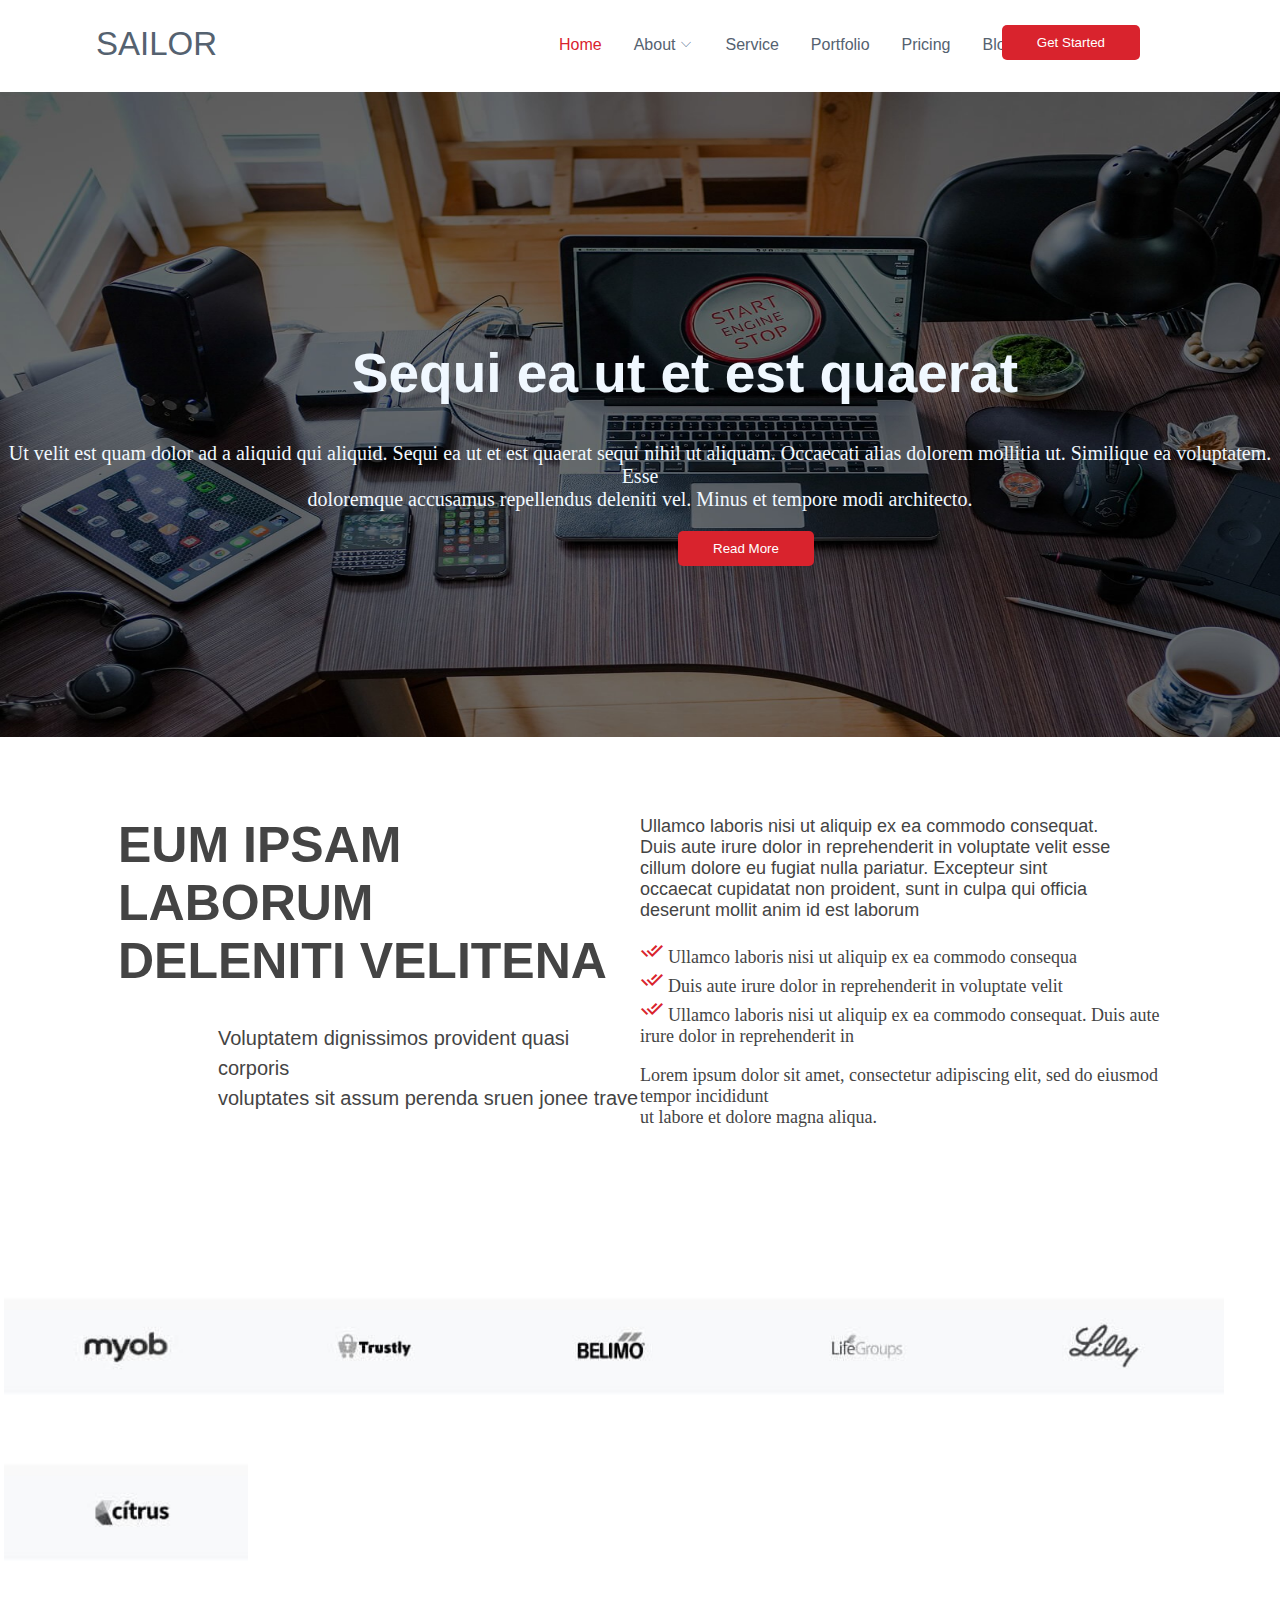
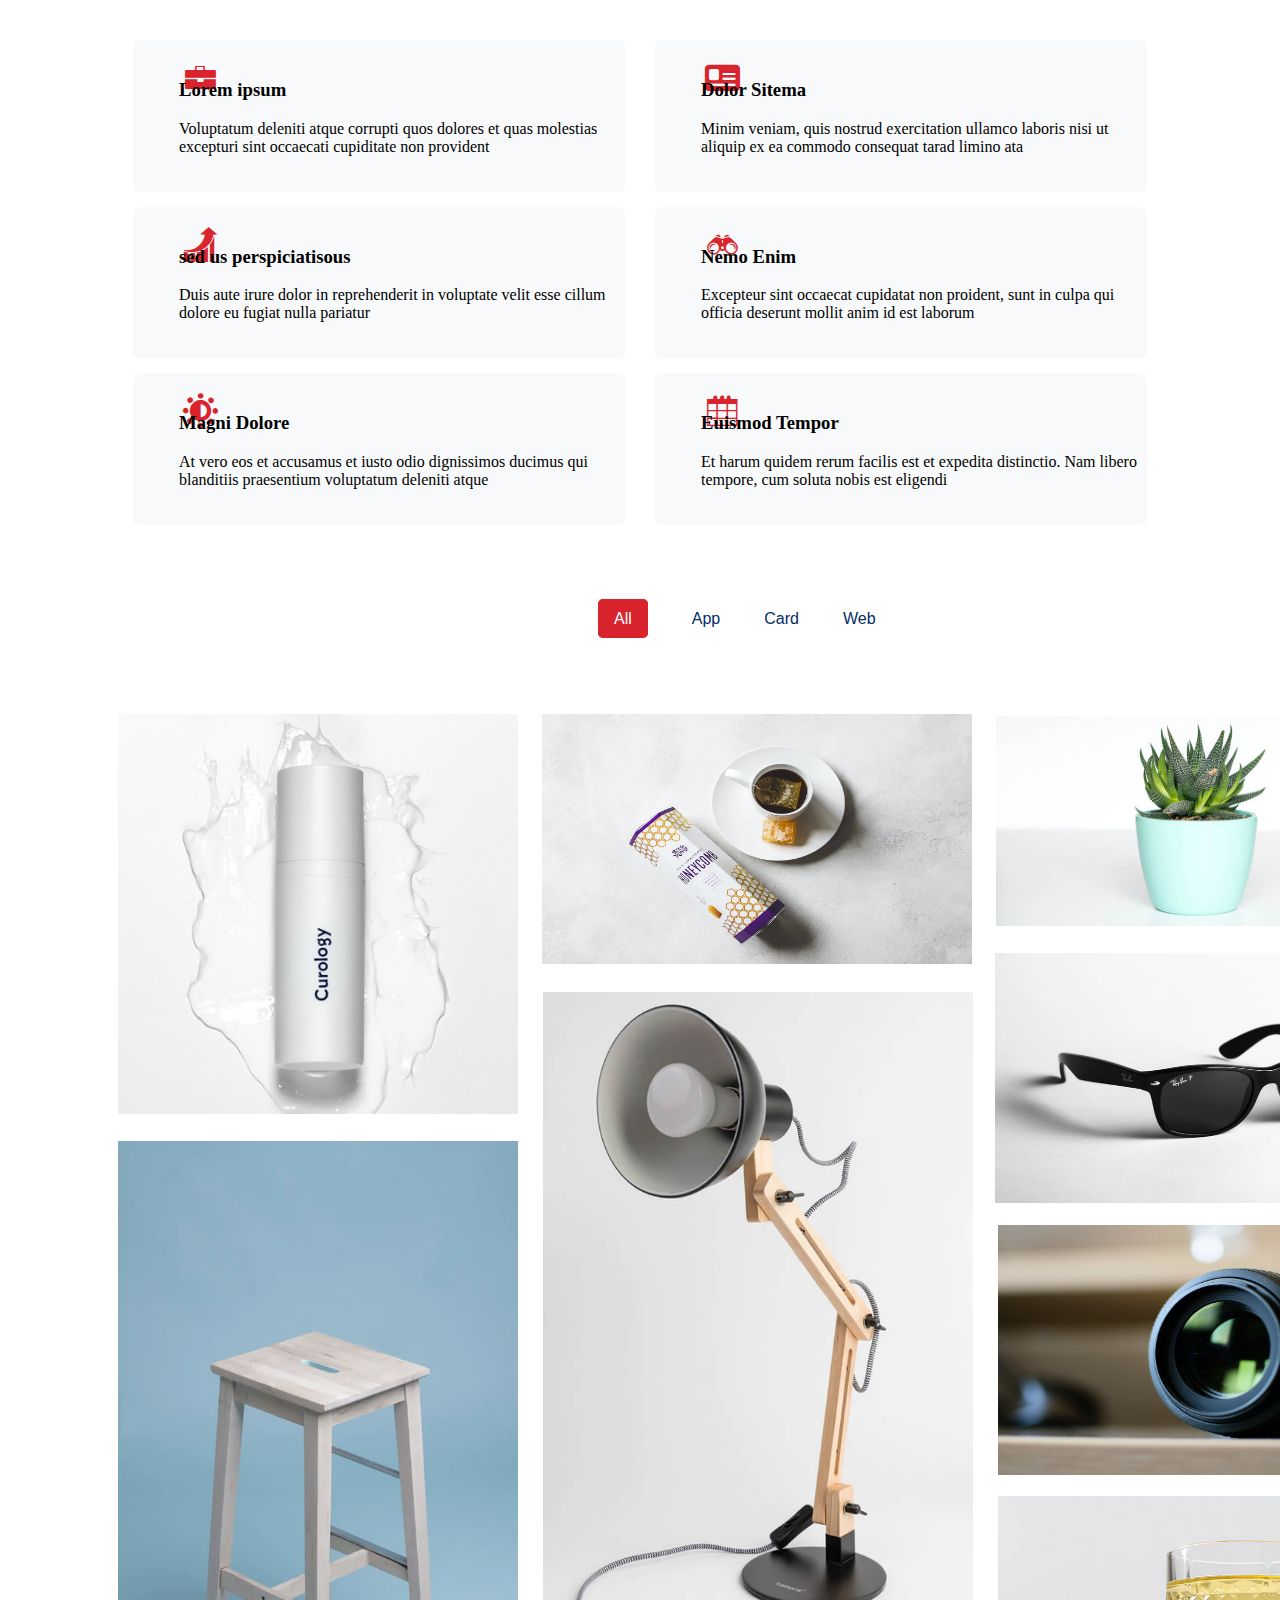
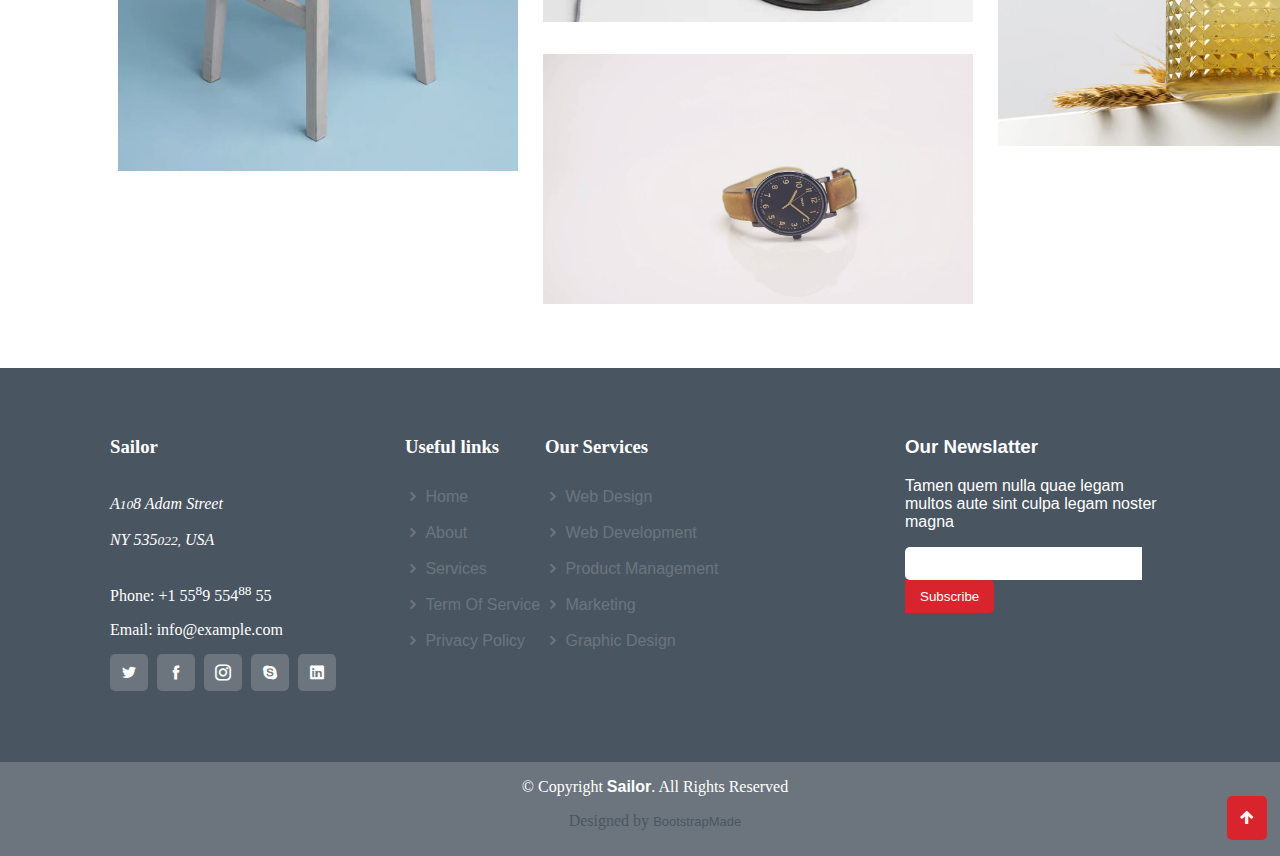
<file: index.html>
<!DOCTYPE html>
<html>

<head>
    <title>Bootstrap Template</title>
    <link href="css/style.css" rel="stylesheet">
    <link href="icofont/icofont.min.css" rel="stylesheet">
    <link rel="stylesheet"
        href="https://fonts.googleapis.com/css2?family=Material+Symbols+Outlined:opsz,wght,FILL,GRAD@20..48,100..700,0..1,-50..200"/>
</head>
<body>
    <section class="">
        <div class="logo">
            SAILOR
        </div>
        <div class="navbar">
            <ul class="menu">
                <li><a href="#" class="active">Home</a></li>
                <li><a href="#">About<i class="icofont-thin-down icon"></i></a>
                    <div class="dropdown">
                        <ul>
                            <li><a href="file:///C:/Web%20Design%20Pro/about/index.html#">About</a></li>
                            <li><a href="file:///C:/Web%20Design%20Pro/team/team.html#">Team</a></li>
                            <li><a href="file:///C:/Web%20Design%20Pro/Testimonials/testimonial.html#">Testimonial</a></li>
                            <li><a href="#">Deep Drop Down<i class="icofont-thin-right icon2"></i></a>
                                <div class="dropdown2">
                                    <ul>
                                        <li><a href="#">Deep Drop Down 1</a></li>
                                        <li><a href="#">Deep Drop Down 2</a></li>
                                        <li><a href="#">Deep Drop Down 3</a></li>
                                        <li><a href="#">Deep Drop Down 4</a></li>
                                        <li><a href="#">Deep Drop Down 5</a></li>
                                    </ul>
                                </div>
                            </li>
                        </ul>
                    </div>
                </li>
                <li><a href="file:///C:/Web%20Design%20Pro/Services/services.html#">Service</a></li>
                <li><a href="file:///C:/Web%20Design%20Pro/Portfolio/portfolio.html">Portfolio</a></li>
                <li><a href="file:///C:/Web%20Design%20Pro/Pricing/pricing.html">Pricing</a></li>
                <li><a href="file:///C:/Web%20Design%20Pro/Blog/blog.html#">Blog</a></li>
                <li><a href="file:///C:/Web%20Design%20Pro/contact/contact.html#">Contact</a></ol>
            </ul>
        </div>
        <div class="btn">
            <button class="btn1">Get Started</button>
        </div>
    </section>

    <!--first div is complete-->

    <img src="img/slide-3.jpg" class="img">
    <h1 class="head">Sequi ea ut et est quaerat</h1>
    <p class="para">Ut velit est quam dolor ad a aliquid qui aliquid. Sequi ea ut et est quaerat sequi nihil ut aliquam.
        Occaecati alias dolorem mollitia ut. Similique ea
        voluptatem. Esse <br>doloremque accusamus repellendus deleniti vel. Minus et tempore modi architecto.</p>
    <button class="btn2">Read More</button>

    <!-------Second div is complete-------->

    <section class="clearfix mlr-80">
        <div class="flex2">
            <h1 class="head2">EUM IPSAM LABORUM <br> DELENITI VELITENA</h1>
            <p class="para2">Voluptatem dignissimos provident quasi corporis<br>
                voluptates sit assum perenda sruen jonee trave</p>
        </div>
        <div class="flex2">
            <p class="para3">Ullamco laboris nisi ut aliquip ex ea commodo consequat. Duis aute irure dolor in
                reprehenderit in voluptate
                velit esse cillum dolore eu fugiat nulla pariatur. Excepteur sint occaecat cupidatat non proident, sunt
                in culpa qui officia deserunt mollit anim id est laborum</p>
            <span class="material-symbols-outlined icon3">done_all</span> <span class="second-sec">Ullamco laboris nisi
                ut aliquip ex ea commodo consequa</span><br>
            <span class="material-symbols-outlined icon3">done_all</span> <span class="second-sec">Duis aute irure dolor
                in reprehenderit in voluptate velit</span><br>
            <span class="material-symbols-outlined icon3">done_all</span> <span class="second-sec">Ullamco laboris nisi
                ut aliquip ex ea commodo consequat. Duis aute irure dolor in reprehenderit in </span> <br>
            <p class="content">Lorem ipsum dolor sit amet, consectetur adipiscing elit, sed do eiusmod tempor
                incididunt<br> ut labore et dolore magna aliqua.</p>
        </div>
    </section>

    <!-------first Section is complete-------->

    <section class="clearfix bcg">
        <div class="flex1">
            <img src="img/111.jpg" class="img-tag">
            <img src="img/123.jpg" class="img-tag">
            <img src="img/222.jpg" class="img-tag">
            <img src="img/333.jpg" class="img-tag">
            <img src="img/444.jpg" class="img-tag">
            <img src="img/555.jpg" class="img-tag">
        </div>
    </section>

    <!-------first Section is complete-------->

    <section class="clearfix mlr-80">
        <div class="flex2">
            <div class="clearfix mlr-25">
                <div class="flex1">
                    <i class="icofont-briefcase icon4"></i>
                </div>
                <div class="flex1">
                    <h3 class="service">Lorem ipsum</h3>
                    <p class="service">Voluptatum deleniti atque corrupti quos dolores et quas molestias excepturi sint
                        occaecati cupiditate non provident </p>
                </div>
            </div>
            <div class="clearfix mlr-25">
                <div class="flex1">
                    <i class="icofont-chart-histogram-alt icon4"></i>
                </div>
                <div class="flex1">
                    <h3 class="service">sed us perspiciatisous</h3>
                    <p class="service">Duis aute irure dolor in reprehenderit in voluptate velit esse cillum dolore eu
                        fugiat nulla pariatur
                    </p>
                </div>
            </div>
            <div class="clearfix mlr-25">
                <div class="flex1">
                    <i class="icofont-ui-brightness icon4"></i>
                </div>
                <div class="flex1">
                    <h3 class="service">Magni Dolore</h3>
                    <p class="service">At vero eos et accusamus et iusto odio dignissimos ducimus qui blanditiis
                        praesentium voluptatum deleniti atque
                    </p>
                </div>
            </div>
        </div>
        <div class="flex2">
            <div class="clearfix mlr-25">
                <div class="flex1">
                    <i class="icofont-ui-v-card icon4"></i>
                </div>
                <div class="flex1">
                    <h3 class="service">Dolor Sitema</h3>
                    <p class="service">Minim veniam, quis nostrud exercitation ullamco laboris nisi ut aliquip ex ea
                        commodo consequat tarad limino ata
                    </p>
                </div>
            </div>
            <div class="clearfix mlr-25">
                <div class="flex1">
                    <i class="icofont-binoculars icon4"></i>
                </div>
                <div class="flex1">
                    <h3 class="service">Nemo Enim</h3>
                    <p class="service">Excepteur sint occaecat cupidatat non proident, sunt in culpa qui officia
                        deserunt mollit anim id est laborum
                    </p>
                </div>
            </div>
            <div class="clearfix mlr-25">
                <div class="flex1">
                    <i class="icofont-calendar icon4"></i>
                </div>
                <div class="flex1">
                    <h3 class="service">Euismod Tempor</h3>
                    <p class="service">Et harum quidem rerum facilis est et expedita distinctio. Nam libero tempore, cum
                        soluta nobis est eligendi
                    </p>
                </div>
            </div>
        </div>
    </section>

    <!-----------------Section end----------------->

    <section class="clearfix mlr-80">
        <div class="flex2">
            <ul class="row">
                <li><a href="#" class="active">All</a></li>
                <li><a href="#">App</a></li>
                <li><a href="#">Card</a></li>
                <li><a href="#">Web</a></li>
            </ul>
        </div>
    </section>

    <!-----------------Section end----------------->

    <section class="clearfix mlr-80">
        <div class="flex1">
            <img src="img/portfolio-1.jpg" class="Portfolio">
            <img src="img/portfolio-2.jpg" class="Portfolio1">
            <img src="img/portfolio-3.jpg" class="Portfolio2">
            <img src="img/portfolio-4.jpg" class="Portfolio3">
            <img src="img/portfolio-5.jpg" class="Portfolio4">
            <img src="img/portfolio-6.jpg" class="Portfolio5">
            <img src="img/portfolio-7.jpg" class="Portfolio6">
            <img src="img/portfolio-8.jpg" class="Portfolio7">
            <img src="img/portfolio-9.jpg" class="Portfolio8">
        </div>
    </section>

    <!-----------------Third end----------------->

    <section class="clearfix mlr-80 bcg1">
        <div class="flex1">
            <h3 style="color: white;">Sailor</h3><br>
            <address style="color: white;">A<small>10</small>8 Adam Street
            </address><br>
            <address style="color: white;">NY 535<small>022,</small> USA
            </address><br>
            <p style="color: white;">Phone: +1 55<sup>8</sup>9 554<sup>88</sup> 55</p>
            <p style="margin-bottom: 25px; color: #fff;">Email: info@example.com</p>
                <a href="#" class="social-links"><i class="icofont-twitter"></i></a>
                <a href="#" class="social-links"><i class="icofont-facebook"></i></a>
                <a href="#" class="social-links"><i class="icofont-instagram"></i></a>
                <a href="#" class="social-links"><i class="icofont-skype"></i></a>
                <a href="#" class="social-links"><i class="icofont-linkedin"></i></a>   
        </div>
        <div class="flex2 clearfix">
            <div class="flex1 footer-right">
                <h3 style="color: white;">Useful links</h3>
                <ul class="footer">
                    <i class="icofont-simple-right"></i> Home <br><br>
                    <i class="icofont-simple-right"></i> About <br><br>
                    <i class="icofont-simple-right"></i> Services <br><br>
                    <i class="icofont-simple-right"></i> Term Of Service<br><br>
                    <i class="icofont-simple-right"></i> Privacy Policy
                </ul>
            </div>
            <div class="flex1 footer-right1">
                <h3 style="color: white;">Our Services</h3>
                <ul class="footer">
                    <i class="icofont-simple-right"></i> Web Design <br><br>
                    <i class="icofont-simple-right"></i> Web Development <br><br>
                    <i class="icofont-simple-right"></i> Product Management <br><br>
                    <i class="icofont-simple-right"></i> Marketing <br><br>
                    <i class="icofont-simple-right"></i> Graphic Design
                </ul>
            </div>
        </div>
        <div class="flex1">
            <div class="footer-left">
                <h3>Our Newslatter</h3>
                <p>Tamen quem nulla quae legam multos aute sint culpa legam noster magna</p>
                <form>
                    <input type="email" name="email" class="footer-form"><input type="submit" value="Subscribe" class="submit">
                  </form>
            </div>   
        </div>
    </section>

    <!-----------------Third end----------------->

    <section class="clearfix mlr-80 bcg2">
        <div class="copyright">
            <p>© Copyright <span class="highlight">Sailor</span>. All Rights Reserved</p>
            <p style="color: #4a5562;">Designed by <a href="#" class="sailor">BootstrapMade</a></p>
        </div>
        <a href="#" class="arrow-up"><i class="icofont-arrow-up"></i></a>
    </section>
</body>
</html>
</file>
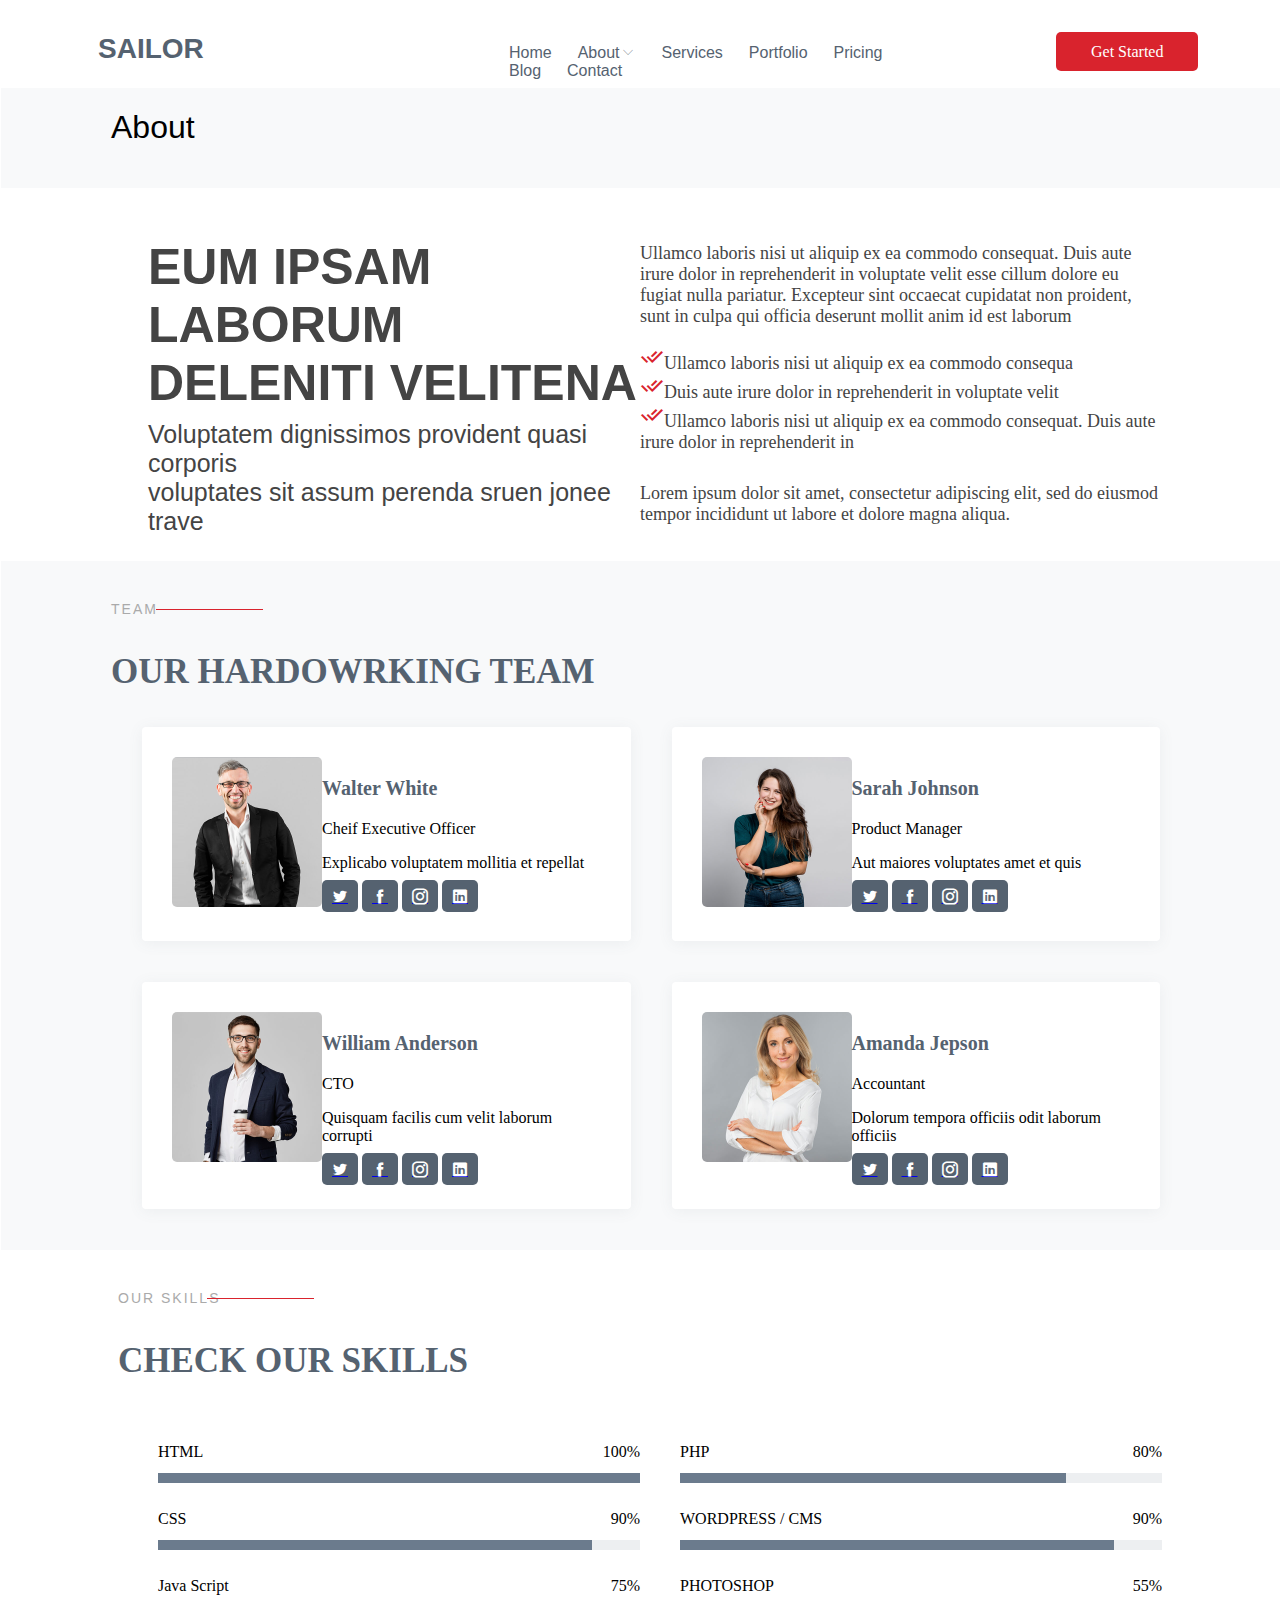
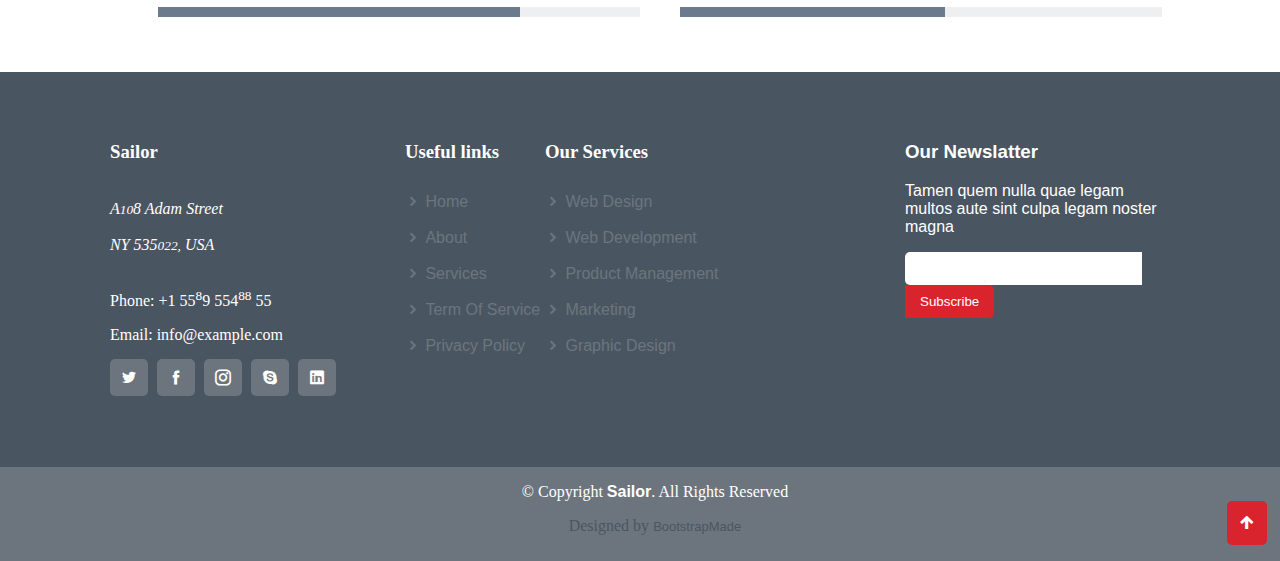
<file: about/index.html>
<!DOCTYPE html>
<html>
<head>
    <title>Sailor About</title>
    <link href="css/about.css" rel="stylesheet">
    <link href="icofont/icofont.min.css" rel="stylesheet">
    <link rel="stylesheet"
        href="https://fonts.googleapis.com/css2?family=Material+Symbols+Outlined:opsz,wght,FILL,GRAD@20..48,100..700,0..1,-50..200" />
</head>
<body>
    <section class="clearfix">
        <div class="flex1">
            <h1><a href="file:///C:/Web%20Design%20Pro/practice.html#"  class="head">SAILOR</a></h1>
        </div>
        <div class="flex2">
            <ul class="menu">
                <li><a href="file:///C:/Web%20Design%20Pro/practice.html#">Home</a></li>
                <li class="dropdown"><a href="#">About<i class="icofont-thin-down"></i></a>
                    <ul class="dropdown-content">
                        <li><a href="file:///C:/Web%20Design%20Pro/about/index.html#" class="active">About</a></li>
                        <li><a href="file:///C:/Web%20Design%20Pro/team/team.html#">Team</a></li>
                        <li><a href="file:///C:/Web%20Design%20Pro/Testimonials/testimonial.html#">Testimonial</a></li>
                        <li class="dropdown2"><a href="#">Deep Drop Down<i class="icofont-thin-right icon2"></i></a>
                           <ul class="dropdown-content2">
                            <li><a href="#">Deep Drop Down 1</a></li>
                            <li><a href="#">Deep Drop Down 2</a></li>
                            <li><a href="#">Deep Drop Down 3</a></li>
                            <li><a href="#">Deep Drop Down 4</a></li>
                            <li><a href="#">Deep Drop Down 5</a></li>
                           </ul> 
                        </li>
                    </ul>
                </li>
                <li><a href="file:///C:/Web%20Design%20Pro/Services/services.html#">Services</a></li>
                <li><a href="file:///C:/Web%20Design%20Pro/Portfolio/portfolio.html">Portfolio</a></li>
                <li><a href="file:///C:/Web%20Design%20Pro/Pricing/pricing.html">Pricing</a></li>
                <li><a href="file:///C:/Web%20Design%20Pro/Blog/blog.html#">Blog</a></li>
                <li><a href="file:///C:/Web%20Design%20Pro/contact/contact.html#">Contact</a></li>
            </ul>
        </div>
        <div class="flex1 abc">
            <a href="#" class="btn">Get Started</a>
        </div>
    </section>

        <!--Section End-->

                <section class="clearfix mlr-80 bcg">
                        <h1 class="head1">About</h1>
                            <p
                            
                            class="right"><a href="file:///C:/Web%20Design%20Pro/practice.html#" class="header">Home</a> / About</p>
                </section>

        <!---------Section End--------->

                <section class="clearfix mlr-80">
                    <div class="flex2">
                        <h1 class="header1">EUM IPSAM LABORUM<br> DELENITI VELITENA</h1>
                        <p class="paragraph">Voluptatem dignissimos provident quasi corporis<br> voluptates sit assum perenda sruen jonee trave
                        </p>
                    </div>
                    <div class="flex2">
                        <p class="paragraph2">Ullamco laboris nisi ut aliquip ex ea commodo consequat. Duis aute irure dolor in reprehenderit in voluptate velit esse cillum dolore eu fugiat nulla pariatur. Excepteur sint occaecat cupidatat non proident, sunt in culpa qui officia deserunt mollit anim id est laborum
                        </p>
                        <p class="text"><span class="material-symbols-outlined icon1">done_all</span>Ullamco laboris nisi ut aliquip ex ea commodo consequa<br>
                        <span class="material-symbols-outlined icon1">done_all</span>Duis aute irure dolor in reprehenderit in voluptate velit<br>
                        <span class="material-symbols-outlined icon1">done_all</span>Ullamco laboris nisi ut aliquip ex ea commodo consequat. Duis aute irure dolor in reprehenderit in
                        <p class="content">Lorem ipsum dolor sit amet, consectetur adipiscing elit, sed do eiusmod tempor incididunt ut labore et dolore magna aliqua.
                        </p></p>
                    </div>
                </section>

                <!---------Section End--------->

                <section class="clearfix mlr-80 bcg">
                    <div class="flex1">
                        <h4 class="header2">Team</h4>
                        <p class="paragraph3">OUR HARDOWRKING TEAM</p>
                        <div class="section-title"></div>   
                    </div>
                </section>

                <!--Section End-->

                <section class="clearfix mlr-80 bcg">
                    <div class="flex2">
                        <div class="clearfix mlr-25">
                            <div class="flex1">
                                <img src="img/team-1.jpg" class="img-tag">
                            </div>
                            <div class="flex2">
                                <h3 class="team-member">Walter White</h3>
                                <p>Cheif Executive Officer</p>
                                <p>Explicabo voluptatem mollitia et repellat</p>
                                    <div>
                                        <a href="#"><i class="icofont-twitter twitter"></i></a>
                                        <a href="#"><i class="icofont-facebook twitter"></i></a>
                                        <a href="#" target="_blank"><i class="icofont-instagram twitter"></i></a>
                                        <a href="#"><i class="icofont-linkedin twitter"></i></a>
                                    </div>
                            </div>
                        </div>
                        <div class="clearfix mlr-25">
                            <div class="flex1">
                                <img src="img/team-3.jpg" class="img-tag">
                            </div>
                            <div class="flex2">
                                <h3 class="team-member">William Anderson</h3>
                                <p>CTO</p>
                                <p>Quisquam facilis cum velit laborum corrupti</p>
                                    <div>
                                        <a href="#"><i class="icofont-twitter twitter"></i></a>
                                        <a href="#"><i class="icofont-facebook twitter"></i></a>
                                        <a href="#" target="_blank"><i class="icofont-instagram twitter"></i></a>
                                        <a href="#"><i class="icofont-linkedin twitter"></i></a>
                                    </div>
                            </div>
                        </div>
                    </div>
                    <div class="flex2">
                        <div class="clearfix mlr-25">
                            <div class="flex1">
                                <img src="img/team-2.jpg" class="img-tag">
                            </div>
                            <div class="flex2">
                                <h3 class="team-member">Sarah Johnson</h3>
                                <p>Product Manager</p>
                                <p>Aut maiores voluptates amet et quis</p>
                                    <div>
                                        <a href="#"><i class="icofont-twitter twitter"></i></a>
                                        <a href="#"><i class="icofont-facebook twitter"></i></a>
                                        <a href="#" target="_blank"><i class="icofont-instagram twitter"></i></a>
                                        <a href="#"><i class="icofont-linkedin twitter"></i></a>
                                    </div>
                            </div>
                        </div>
                        <div class="clearfix mlr-25">
                            <div class="flex1">
                                <img src="img/team-4.jpg" class="img-tag">
                            </div>
                            <div class="flex2">
                                <h3 class="team-member">Amanda Jepson</h3>
                                <p>Accountant</p>
                                <p>Dolorum tempora officiis odit laborum officiis</p>
                                    <div>
                                        <a href="#"><i class="icofont-twitter twitter"></i></a>
                                        <a href="#"><i class="icofont-facebook twitter"></i></a>
                                        <a href="#" target="_blank"><i class="icofont-instagram twitter"></i></a>
                                        <a href="#"><i class="icofont-linkedin twitter"></i></a>
                                    </div>
                            </div>
                        </div>
                    </div>
                </section>

                <!--Section End-->

                <section class="clearfix mlr-80">
                    <div class="flex1">
                        <h4 class="header2">OUR SKILLS</h4>
                        <p class="paragraph3">CHECK OUR SKILLS</p>
                        <div class="section-title1"></div>   
                    </div>
                </section>

                <!--Section End-->
                <section class="clearfix mlr-80">
                    <div class="flex2">
                        <div class="progress">
                            <span>HTML</span>
                            <i class="val">100%</i>
                            <div class="progress-bar" style="width:100%;"></div>
                        </div>
                        <div class="progress">
                            <span class="skills">CSS
                                <i class="val">90%</i></span>
                                <div class="progress-bar-wrap">
                                <div class="progress-bar" role="progressbar" aria-valuenow="90" aria-valuemin="0" aria-valuemax="100" style="width: 90%;"></div>
                            </div>
                        </div>
                        <div class="progress">
                            <span class="skills">Java Script
                                <i class="val">75%</i></span>
                                <div class="progress-bar-wrap">
                                <div class="progress-bar" role="progressbar" aria-valuenow="75" aria-valuemin="0" aria-valuemax="100" style="width: 75%;"></div>
                            </div>
                        </div>
                    </div>
                    <div class="flex2">
                        <div class="progress">
                            <span class="skills">PHP
                                <i class="val">80%</i></span>
                                <div class="progress-bar-wrap">
                                <div class="progress-bar" role="progressbar" aria-valuenow="80" aria-valuemin="0" aria-valuemax="100" style="width: 80%;"></div>
                            </div>
                        </div>
                        <div class="progress">
                            <span class="skills">WORDPRESS / CMS
                                <i class="val">90%</i></span>
                                <div class="progress-bar-wrap">
                                <div class="progress-bar" role="progressbar" aria-valuenow="90" aria-valuemin="0" aria-valuemax="100" style="width: 90%;"></div>
                            </div>
                        </div>
                        <div class="progress">
                            <span class="skills">PHOTOSHOP
                                <i class="val">55%</i></span>
                                <div class="progress-bar-wrap">
                                <div class="progress-bar" role="progressbar" aria-valuenow="55" aria-valuemin="0" aria-valuemax="100" style="width: 55%;"></div>
                            </div>
                        </div>
                    </div>
                </section>

                <!--Section-End-->
                
                <section class="clearfix mlr-80 bcg1">
                    <div class="flex1">
                        <h3 style="color: white;">Sailor</h3><br>
                        <address style="color: white;">A<small>10</small>8 Adam Street
                        </address><br>
                        <address style="color: white;">NY 535<small>022,</small> USA
                        </address><br>
                        <p style="color: white;">Phone: +1 55<sup>8</sup>9 554<sup>88</sup> 55</p>
                        <p style="margin-bottom: 25px; color: #fff;">Email: info@example.com</p>
                            <a href="#" class="social-links"><i class="icofont-twitter"></i></a>
                            <a href="#" class="social-links"><i class="icofont-facebook"></i></a>
                            <a href="#" class="social-links"><i class="icofont-instagram"></i></a>
                            <a href="#" class="social-links"><i class="icofont-skype"></i></a>
                            <a href="#" class="social-links"><i class="icofont-linkedin"></i></a>   
                    </div>
                    <div class="flex2 clearfix">
                        <div class="flex1 footer-right">
                            <h3 style="color: white;">Useful links</h3>
                            <ul class="footer">
                                <i class="icofont-simple-right"></i> Home <br><br>
                                <i class="icofont-simple-right"></i> About <br><br>
                                <i class="icofont-simple-right"></i> Services <br><br>
                                <i class="icofont-simple-right"></i> Term Of Service<br><br>
                                <i class="icofont-simple-right"></i> Privacy Policy
                            </ul>
                        </div>
                        <div class="flex1 footer-right1">
                            <h3 style="color: white;">Our Services</h3>
                            <ul class="footer">
                                <i class="icofont-simple-right"></i> Web Design <br><br>
                                <i class="icofont-simple-right"></i> Web Development <br><br>
                                <i class="icofont-simple-right"></i> Product Management <br><br>
                                <i class="icofont-simple-right"></i> Marketing <br><br>
                                <i class="icofont-simple-right"></i> Graphic Design
                            </ul>
                        </div>
                    </div>
                    <div class="flex1">
                        <div class="footer-left">
                            <h3>Our Newslatter</h3>
                            <p>Tamen quem nulla quae legam multos aute sint culpa legam noster magna</p>
                            <form>
                                <input type="email" name="email" class="footer-form"><input type="submit" value="Subscribe" class="submit">
                              </form>
                        </div>   
                    </div>
                </section>
            
                <!-----------------Third end----------------->
            
                <section class="clearfix mlr-80 bcg2">
                    <div class="copyright">
                        <p>© Copyright <span class="highlight">Sailor</span>. All Rights Reserved</p>
                        <p style="color: #4a5562;">Designed by <a href="#" class="sailor">BootstrapMade</a></p>
                    </div>
                    <a href="#" class="arrow-up"><i class="icofont-arrow-up"></i></a>
                </section>
</body>
</html>
</file>
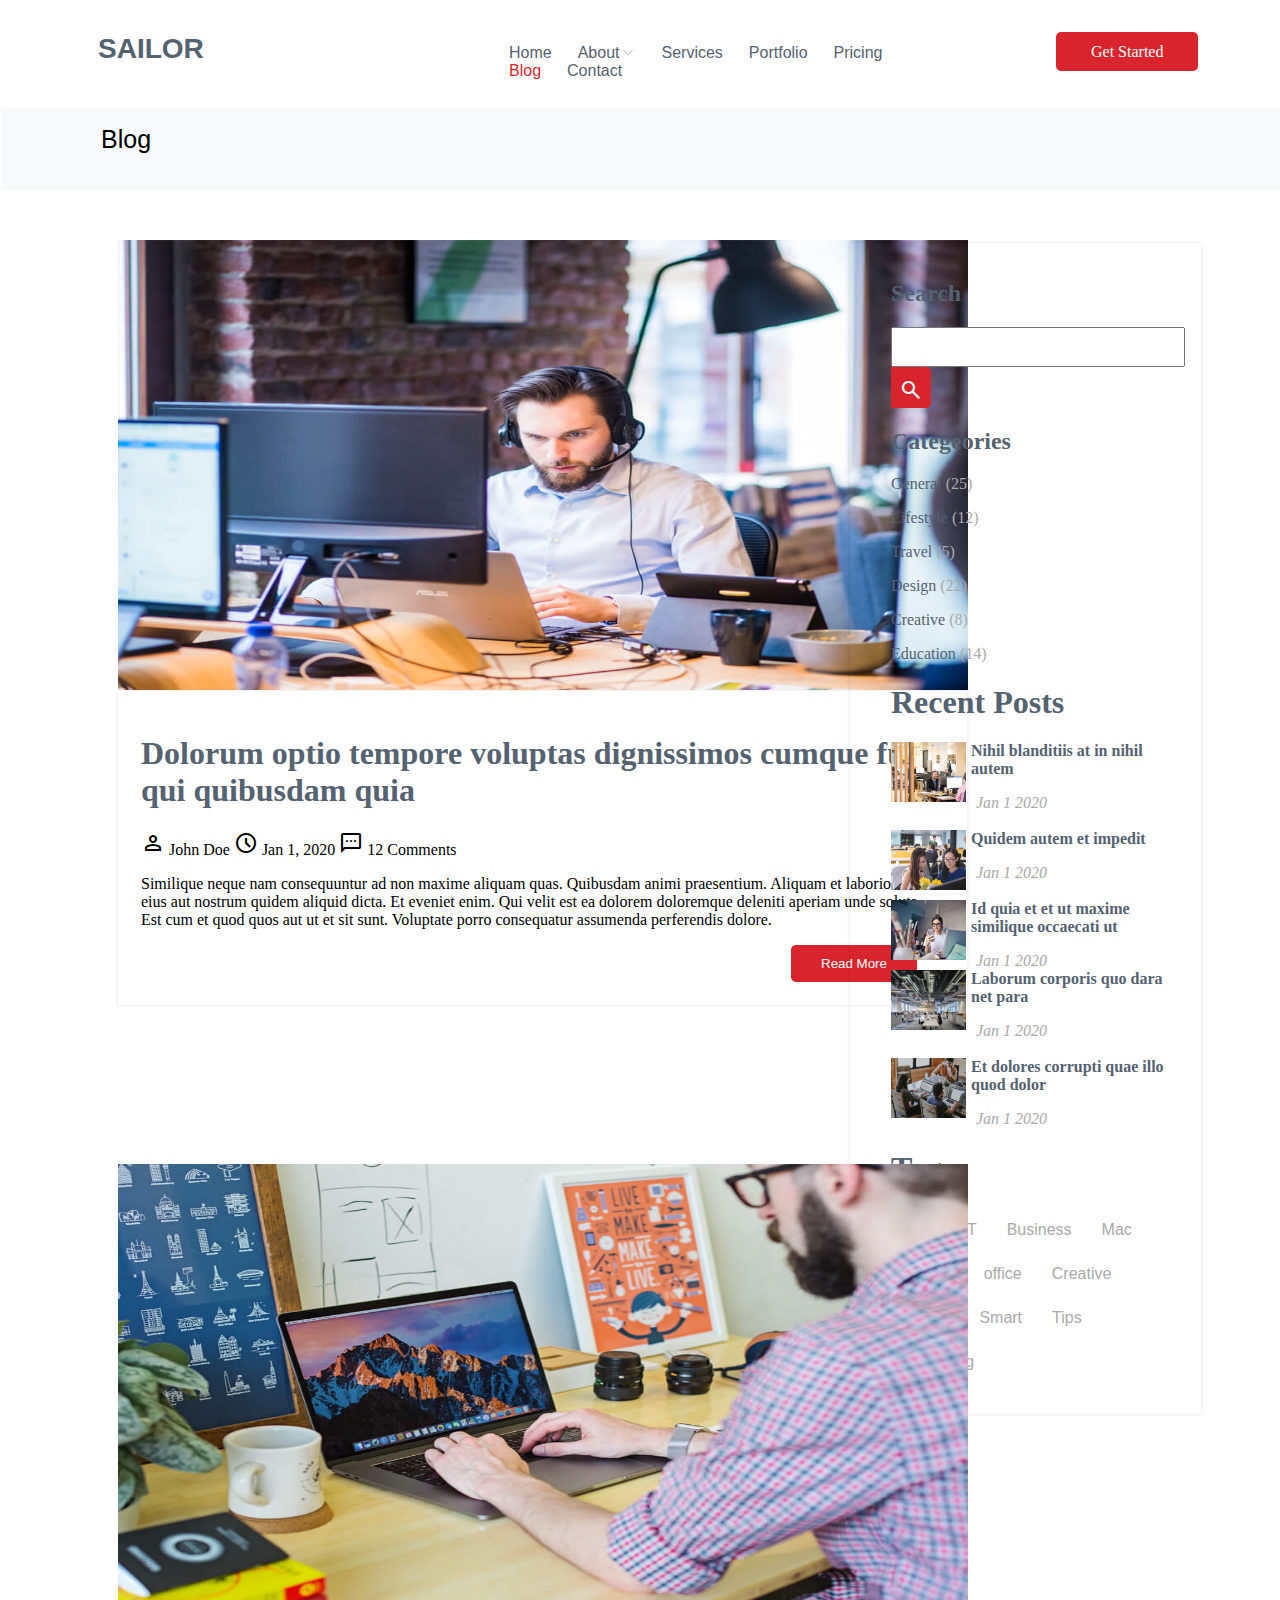
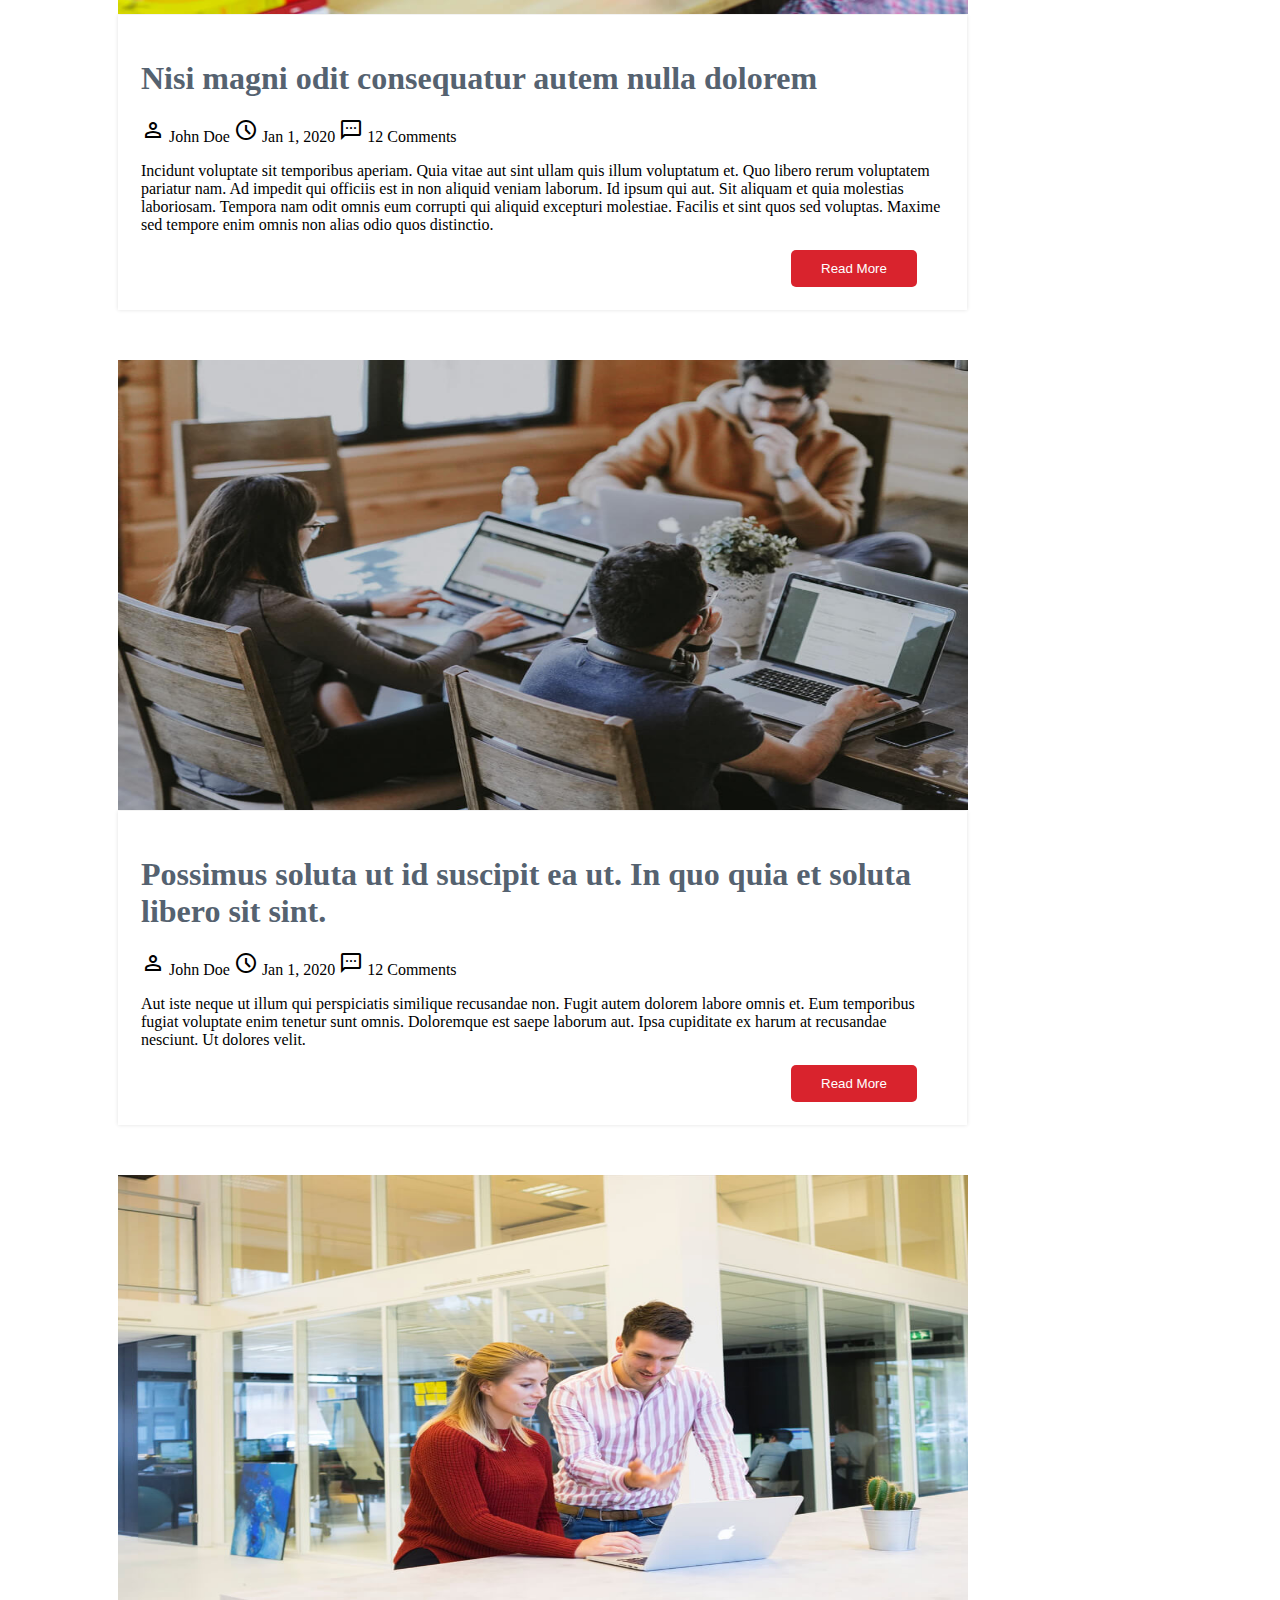
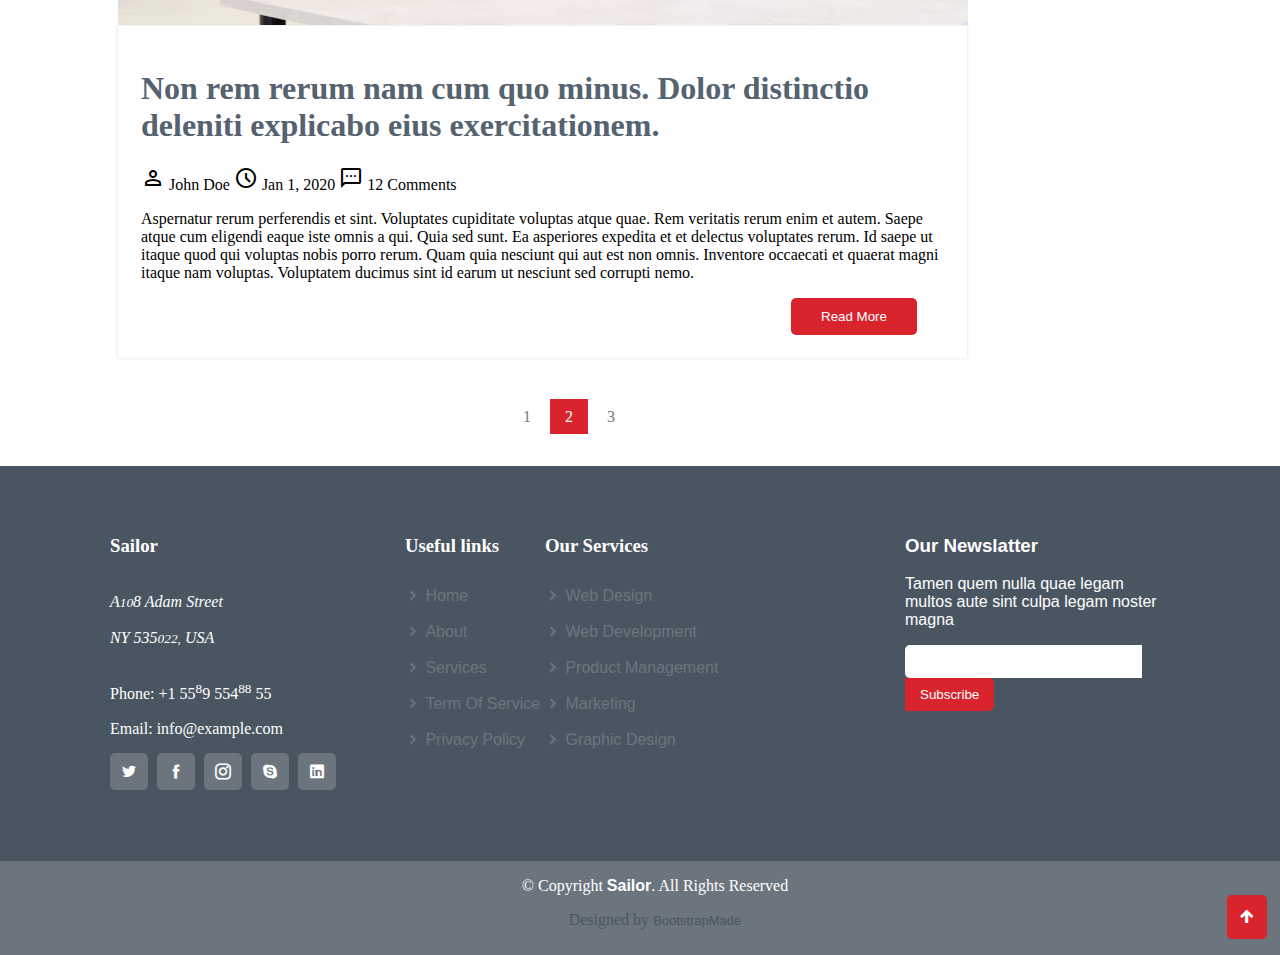
<file: Blog/blog.html>
<!DOCTYPE html>
<html>
    <head>
        <title>Blog</title>
        <link href="css/blog.css" rel="stylesheet">
        <link href="icofont/icofont.min.css" rel="stylesheet">
        <link rel="stylesheet" href="https://fonts.googleapis.com/css2?family=Material+Symbols+Outlined:opsz,wght,FILL,GRAD@20..48,100..700,0..1,-50..200" />
    </head>
<body>
    <section class="clearfix">
        <div class="flex1">
            <h1><a href="file:///C:/Web%20Design%20Pro/practice.html#"  class="head">SAILOR</a></h1>
        </div>
        <div class="flex2">
            <ul class="menu">
                <li><a href="file:///C:/Web%20Design%20Pro/practice.html#">Home</a></li>
                <li class="dropdown"><a href="#">About<i class="icofont-thin-down"></i></a>
                    <ul class="dropdown-content">
                        <li><a href="file:///C:/Web%20Design%20Pro/about/index.html#">About</a></li>
                        <li><a href="file:///C:/Web%20Design%20Pro/team/team.html#">Team</a></li>
                        <li><a href="file:///C:/Web%20Design%20Pro/Testimonials/testimonial.html#">Testimonial</a></li>
                        <li class="dropdown2"><a href="#">Deep Drop Down<i class="icofont-thin-right icon2"></i></a>
                            <ul class="dropdown-content2">
                                <li><a href="#">Deep Drop Down 1</a></li>
                                <li><a href="#">Deep Drop Down 2</a></li>
                                <li><a href="#">Deep Drop Down 3</a></li>
                                <li><a href="#">Deep Drop Down 4</a></li>
                                <li><a href="#">Deep Drop Down 5</a></li>
                            </ul>
                        </li>
                    </ul>
                </li>
                <li><a href="file:///C:/Web%20Design%20Pro/Services/services.html#">Services</a></li>
                <li><a href="file:///C:/Web%20Design%20Pro/Portfolio/portfolio.html">Portfolio</a></li>
                <li><a href="file:///C:/Web%20Design%20Pro/Pricing/pricing.html">Pricing</a></li>
                <li><a href="file:///C:/Web%20Design%20Pro/Blog/blog.html#" class="active">Blog</a></li>
                <li><a href="file:///C:/Web%20Design%20Pro/contact/contact.html#">Contact</a></li>
            </ul>
        </div>
        <div class="flex1 abc">
            <a href="#" class="btn">Get Started</a>
        </div>
    </section>

    <!--Section End-->

    <section class="clearfix mlr-80 bcg">
        <h1 class="head1">Blog</h1>
        <p class="right"><a href="file:///C:/Web%20Design%20Pro/practice.html#" class="header">Home</a> / Blog</p>
    </section>

        <!-----------------Section end----------------->

        <section class="clearfix mlr-80">
            <div class="flex3">
                <img src="img/blog-1.jpg" class="img-fluid">
                <div class="blog-content">
                    <h1 class="blog-title">Dolorum optio tempore voluptas dignissimos cumque fuga<br> qui quibusdam quia</h1>
                    <span class="material-symbols-outlined">
                        person
                        </span> John Doe
                        <span class="material-symbols-outlined">
                            schedule
                            </span> Jan 1, 2020
                            <span class="material-symbols-outlined">
                                sms
                                </span> 12 Comments
                    <p>Similique neque nam consequuntur ad non maxime aliquam quas. Quibusdam animi praesentium. Aliquam et laboriosam eius aut nostrum quidem aliquid dicta. Et eveniet enim. 
                        Qui velit est ea dolorem doloremque deleniti aperiam unde soluta. Est cum et quod quos aut ut et sit sunt. Voluptate porro consequatur assumenda perferendis dolore.</p>
                        <button class="blog-btn">Read More</button>           
                </div>
            </div>
            <div class="flex1 blog-box">
                <div>
                    <h2 class="blog-details">Search</h2>
                    <input type="search" name="search" id="search" class="search-bar"><span class="material-symbols-outlined search-icon">
                        search
                        </span>
                        <h2 class="blog-details">Categeories</h2>
                        <p class="blog-ctg">General <span class="blog-count"> (25) </span></p>
                        <p class="blog-ctg">Lifestyle <span class="blog-count"> (12) </span></p>
                        <p class="blog-ctg">Travel<span class="blog-count"> (5) </span></p>
                        <p class="blog-ctg">Design<span class="blog-count"> (22) </span></p>
                        <p class="blog-ctg">Creative<span class="blog-count"> (8) </span></p>
                        <p class="blog-ctg">Education<span class="blog-count"> (14) </span></p>    
                </div>
                <h1 class="blog-details">Recent Posts</h1>
                <div>
                    <img src="img/blog-recent-1.jpg" class="blog-img1">
                    <p class="blog-sidebar"><a href="#" class="blog-sidebar" >Nihil blanditiis at in nihil autem</a></p>
                     <i class="date">Jan 1 2020</i>
                </div><br>
                <div>
                    <img src="img/blog-recent-2.jpg" class="blog-img1">
                    <p class="blog-sidebar"><a href="#" class="blog-sidebar" >Quidem autem et impedit</a></p>
                     <i class="date">Jan 1 2020</i>
                </div><br>
                <div>
                    <img src="img/blog-recent-3.jpg" class="blog-img1">
                    <p class="blog-sidebar"><a href="#" class="blog-sidebar" >Id quia et et ut maxime similique occaecati ut</a></p>
                     <i class="date">Jan 1 2020</i>
                </div>
                <div>
                    <img src="img/blog-recent-4.jpg" class="blog-img1">
                    <p class="blog-sidebar"><a href="#" class="blog-sidebar" >Laborum corporis quo dara net para</a></p>
                     <i class="date">Jan 1 2020</i>
                </div>
                <div><br>
                    <img src="img/blog-recent-5.jpg" class="blog-img1">
                    <p class="blog-sidebar"><a href="#" class="blog-sidebar" >Et dolores corrupti quae illo quod dolor</a></p>
                     <i class="date">Jan 1 2020</i>
                </div>
                <h1 class="blog-details">Tags</h1>
                    <button class="btn-tags">App</button>
                    <button class="btn-tags">IT</button>
                    <button class="btn-tags">Business</button>   
                    <button class="btn-tags">Mac</button>
                    <button class="btn-tags">Design</button>
                    <button class="btn-tags">office</button>
                    <button class="btn-tags">Creative</button>
                    <button class="btn-tags">Studio</button>
                    <button class="btn-tags">Smart</button>
                    <button class="btn-tags">Tips</button>
                    <button class="btn-tags">Marketing</button>
            </div>
        </section>


        <!------------------Section End---------------->

        <section class="clearfix mlr-80">
            <div class="flex3">
                <img src="img/blog-2.jpg" class="img-fluid1">
                <div class="blog-content">
                    <h1 class="blog-title">Nisi magni odit consequatur autem nulla dolorem</h1>
                    <span class="material-symbols-outlined">
                        person
                        </span> John Doe
                        <span class="material-symbols-outlined">
                            schedule
                            </span> Jan 1, 2020
                            <span class="material-symbols-outlined">
                                sms
                                </span> 12 Comments
                    <p>Incidunt voluptate sit temporibus aperiam. Quia vitae aut sint ullam quis illum voluptatum et. Quo libero rerum voluptatem pariatur nam. Ad
                         impedit qui officiis est in non aliquid veniam laborum. Id ipsum qui aut. Sit aliquam et quia molestias laboriosam. Tempora nam odit omnis 
                         eum corrupti qui aliquid excepturi molestiae. Facilis et sint quos sed voluptas. Maxime sed tempore enim omnis non alias odio quos distinctio.
                    </p>
                        <button class="blog-btn">Read More</button>           
                </div>
            </div>
        </section>
        <!------------------Section End---------------->

        <section class="clearfix mlr-80">
            <div class="flex3">
                <img src="img/blog-recent-5.jpg" class="img-fluid">
                <div class="blog-content">
                    <h1 class="blog-title">Possimus soluta ut id suscipit ea ut. In quo quia et soluta libero sit sint.</h1>
                    <span class="material-symbols-outlined">
                        person
                        </span> John Doe
                        <span class="material-symbols-outlined">
                            schedule
                            </span> Jan 1, 2020
                            <span class="material-symbols-outlined">
                                sms
                                </span> 12 Comments
                    <p>Aut iste neque ut illum qui perspiciatis similique recusandae non. Fugit autem dolorem labore omnis et. Eum temporibus fugiat voluptate enim 
                        tenetur sunt omnis. Doloremque est saepe laborum aut. Ipsa cupiditate ex harum at recusandae nesciunt. Ut dolores velit.
                    </p>
                        <button class="blog-btn">Read More</button>           
                </div>
            </div>
        </section>

        <!------------------Section End---------------->

        <section class="clearfix mlr-80">
            <div class="flex3">
                <img src="img/blog-4.jpg" class="img-fluid">
                <div class="blog-content">
                    <h1 class="blog-title">Non rem rerum nam cum quo minus. Dolor distinctio deleniti explicabo eius exercitationem.</h1>
                    <span class="material-symbols-outlined">
                        person
                        </span> John Doe
                        <span class="material-symbols-outlined">
                            schedule
                            </span> Jan 1, 2020
                            <span class="material-symbols-outlined">
                                sms
                                </span> 12 Comments
                    <p>Aspernatur rerum perferendis et sint. Voluptates cupiditate voluptas atque quae. Rem veritatis rerum enim et autem. Saepe atque cum eligendi eaque iste
                        omnis a qui. Quia sed sunt. Ea asperiores expedita et et delectus voluptates rerum. Id saepe ut itaque quod qui voluptas nobis porro rerum. Quam quia
                        nesciunt qui aut est non omnis. Inventore occaecati et quaerat magni itaque nam voluptas. Voluptatem ducimus sint id earum ut nesciunt sed corrupti nemo.
                    </p>
                        <button class="blog-btn">Read More</button>           
                </div>
                <ul class="pagination">
                    <li><a href="#">1</a></li>
                    <li><a href="#" class="active">2</a></li>
                    <li><a href="#">3</a></li>
                </ul>
            </div>
        </section>


        <!-------------------Section End------------------>
        <section class="clearfix mlr-80 bcg1">
            <div class="flex1">
                <h3 style="color: white;">Sailor</h3><br>
                <address style="color: white;">A<small>10</small>8 Adam Street
                </address><br>
                <address style="color: white;">NY 535<small>022,</small> USA
                </address><br>
                <p style="color: white;">Phone: +1 55<sup>8</sup>9 554<sup>88</sup> 55</p>
                <p style="margin-bottom: 25px; color: #fff;">Email: info@example.com</p>
                    <a href="#" class="social-links"><i class="icofont-twitter"></i></a>
                    <a href="#" class="social-links"><i class="icofont-facebook"></i></a>
                    <a href="#" class="social-links"><i class="icofont-instagram"></i></a>
                    <a href="#" class="social-links"><i class="icofont-skype"></i></a>
                    <a href="#" class="social-links"><i class="icofont-linkedin"></i></a>   
            </div>
            <div class="flex2 clearfix">
                <div class="flex1 footer-right">
                    <h3 style="color: white;">Useful links</h3>
                    <ul class="footer">
                        <i class="icofont-simple-right"></i> Home <br><br>
                        <i class="icofont-simple-right"></i> About <br><br>
                        <i class="icofont-simple-right"></i> Services <br><br>
                        <i class="icofont-simple-right"></i> Term Of Service<br><br>
                        <i class="icofont-simple-right"></i> Privacy Policy
                    </ul>
                </div>
                <div class="flex1 footer-right1">
                    <h3 style="color: white;">Our Services</h3>
                    <ul class="footer">
                        <i class="icofont-simple-right"></i> Web Design <br><br>
                        <i class="icofont-simple-right"></i> Web Development <br><br>
                        <i class="icofont-simple-right"></i> Product Management <br><br>
                        <i class="icofont-simple-right"></i> Marketing <br><br>
                        <i class="icofont-simple-right"></i> Graphic Design
                    </ul>
                </div>
            </div>
            <div class="flex1">
                <div class="footer-left">
                    <h3>Our Newslatter</h3>
                    <p>Tamen quem nulla quae legam multos aute sint culpa legam noster magna</p>
                    <form>
                        <input type="email" name="email" class="footer-form"><input type="submit" value="Subscribe" class="submit">
                      </form>
                </div>   
            </div>
        </section>
    
        <!---------Section End--------->
    
        <section class="clearfix mlr-80 bcg2">
            <div class="copyright">
                <p>© Copyright <span class="highlight">Sailor</span>. All Rights Reserved</p>
                <p style="color: #4a5562;">Designed by <a href="#" class="sailor">BootstrapMade</a></p>
            </div>
            <a href="#" class="arrow-up"><i class="icofont-arrow-up"></i></a>
        </section>
</body>
</html>
</file>
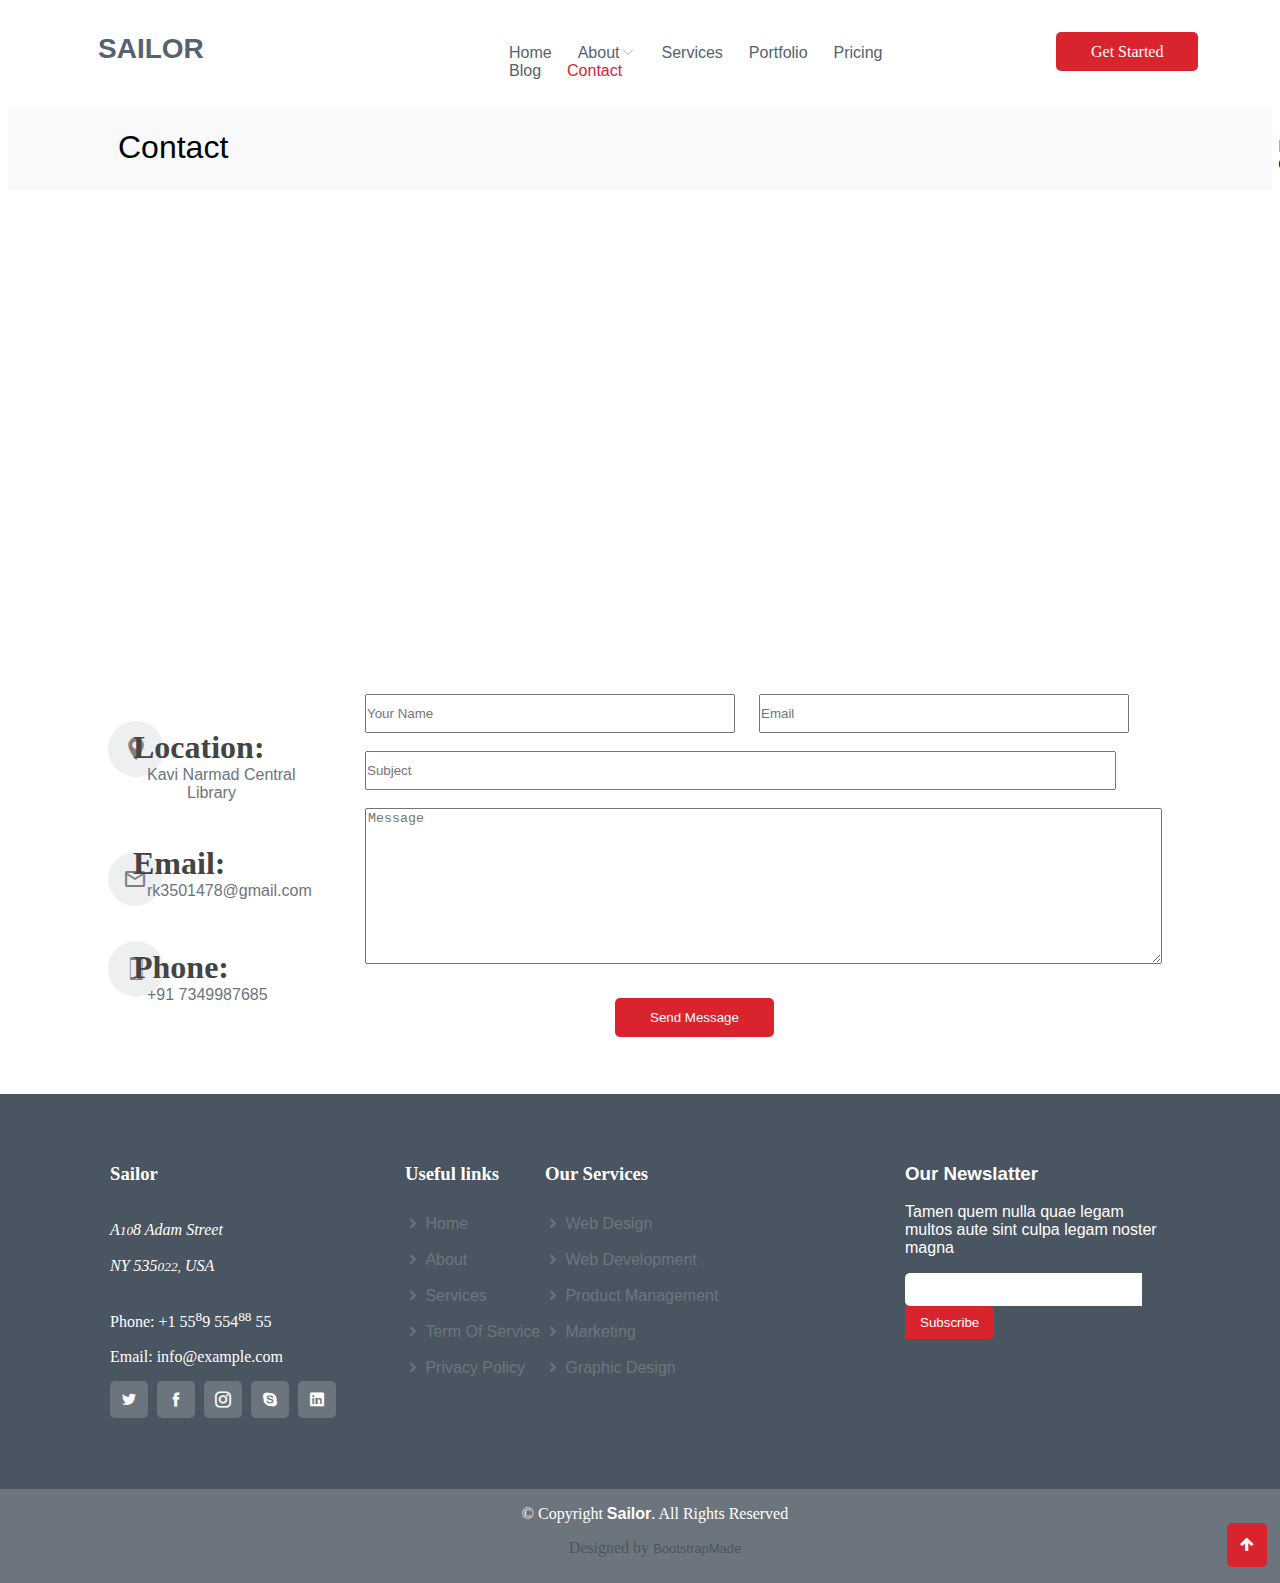
<file: contact/contact.html>
<!DOCTYPE html>
<html>
    <head>
        <title>Contact</title>
        <link href="css/contact.css" rel="stylesheet">
        <link href="icofont/icofont.min.css" rel="stylesheet">
        <link rel="stylesheet" href="https://fonts.googleapis.com/css2?family=Material+Symbols+Outlined:opsz,wght,FILL,GRAD@24,400,0,0" />
    </head>
<body>
        <section class="clearfix">
            <div class="flex1">
                <h1><a href="file:///C:/Web%20Design%20Pro/practice.html#"  class="head">SAILOR</a></h1>
            </div>
            <div class="flex2">
                <ul class="menu">
                    <li><a href="file:///C:/Web%20Design%20Pro/practice.html#">Home</a></li>
                    <li class="dropdown"><a href="#">About<i class="icofont-thin-down"></i></a>
                        <ul class="dropdown-content">
                            <li><a href="file:///C:/Web%20Design%20Pro/about/index.html#">About</a></li>
                            <li><a href="file:///C:/Web%20Design%20Pro/team/team.html#">Team</a></li>
                            <li><a href="file:///C:/Web%20Design%20Pro/Testimonials/testimonial.html#">Testimonial</a></li>
                            <li class="dropdown2"><a href="#">Deep Drop Down<i class="icofont-thin-right icon2"></i></a>
                               <ul class="dropdown-content2">
                                <li><a href="#">Deep Drop Down 1</a></li>
                                <li><a href="#">Deep Drop Down 2</a></li>
                                <li><a href="#">Deep Drop Down 3</a></li>
                                <li><a href="#">Deep Drop Down 4</a></li>
                                <li><a href="#">Deep Drop Down 5</a></li>
                               </ul> 
                            </li>
                        </ul>
                    </li>
                    <li><a href="file:///C:/Web%20Design%20Pro/Services/services.html#">Services</a></li>
                    <li><a href="file:///C:/Web%20Design%20Pro/Portfolio/portfolio.html">Portfolio</a></li>
                    <li><a href="file:///C:/Web%20Design%20Pro/Pricing/pricing.html">Pricing</a></li>
                    <li><a href="file:///C:/Web%20Design%20Pro/Blog/blog.html#">Blog</a></li>
                    <li><a href="file:///C:/Web%20Design%20Pro/contact/contact.html#" class="active">Contact</a></li>
                </ul>
            </div>
            <div class="flex1 abc">
                <a href="#" class="btn">Get Started</a>
            </div>
        </section>
    
            <!--Section End-->
    
                    <section class="clearfix mlr-80 bcg">
                            <h1 class="head1">Contact</h1>
                                <p class="right"><a href="file:///C:/Web%20Design%20Pro/practice.html#" class="header">Home</a> / Contact</p>
                    </section>
    
            <!---------Section End--------->

            <section class="clearfix">
                <div class="flex1">
                    <iframe src="https://www.google.com/maps/embed?pb=!1m18!1m12!1m3!1d3720.4090269383382!2d72.8029733748!3d21.17590438270936!2m3!1f0!2f0!3f0!3m2!1i1024!2i768!4f13.1!3m3!1m2!1s0x3be04e756c78aba7%3A0x4145c960e346fc14!2sKavi%20Narmad%20Central%20Library!5e0!3m2!1sen!2sin!4v1702125733547!5m2!1sen!2sin" class="iframe" style="border:0;" allowfullscreen="" loading="lazy" referrerpolicy="no-referrer-when-downgrade"></iframe>
                </div>
            </section>


            <!---------Section End--------->


            <section class="clearfix mlr-80">
                <div class="flex1">
                    <div class="clearfix flex1 mlr-25">
                        <div class="flex1">
                            <i class="icofont-location-pin icon1"></i>
                        </div>
                        <div class="flex2">
                            <h1 class="contact">Location:</h1>
                            <span class="footer">Kavi Narmad Central Library</span>
                        </div>
                    </div>
                    <div class="clearfix flex1 mlr-25">
                        <div class="flex1">
                            <span class="material-symbols-outlined icon1">
                                mail
                                </span>
                        </div>
                        <div class="flex2">
                            <h1 class="contact">Email:</h1>
                            <span class="footer">rk3501478@gmail.com</span>
                        </div>
                    </div>
                    <div class="clearfix flex1 mlr-25">
                        <div class="flex1">
                            <i class="icofont-smart-phone icon1"></i>
                        </div>
                        <div class="flex2">
                            <h1 class="contact">Phone:</h1>
                            <span class="footer">+91 7349987685</span>
                        </div>
                    </div>
                </div>
                <div class="flex2">
                    <input type="text" name="firstname" id="firstname" placeholder="Your Name" class="firstname">
                    <input type="email" name="email" id="email" placeholder="Email" class="firstname"><br><br>
                    <input type="text" name="information" id="information" placeholder="Subject" class="firstname1"><br><br>
                    <textarea class="form-control3" name="message" rows="10" cols="97" placeholder="Message" required=""></textarea><br>
                    <a href="#" class="form-submit"><button class="form-btn">Send Message</button></a>
                </div>
            </section>

            <!--Section-End-->
                
            <section class="clearfix mlr-80 bcg1">
                <div class="flex1">
                    <h3 style="color: white;">Sailor</h3><br>
                    <address style="color: white;">A<small>10</small>8 Adam Street
                    </address><br>
                    <address style="color: white;">NY 535<small>022,</small> USA
                    </address><br>
                    <p style="color: white;">Phone: +1 55<sup>8</sup>9 554<sup>88</sup> 55</p>
                    <p style="margin-bottom: 25px; color: #fff;">Email: info@example.com</p>
                        <a href="#" class="social-links"><i class="icofont-twitter"></i></a>
                        <a href="#" class="social-links"><i class="icofont-facebook"></i></a>
                        <a href="#" class="social-links"><i class="icofont-instagram"></i></a>
                        <a href="#" class="social-links"><i class="icofont-skype"></i></a>
                        <a href="#" class="social-links"><i class="icofont-linkedin"></i></a>   
                </div>
                <div class="flex2 clearfix">
                    <div class="flex1 footer-right">
                        <h3 style="color: white;">Useful links</h3>
                        <ul class="footer">
                            <i class="icofont-simple-right"></i> Home <br><br>
                            <i class="icofont-simple-right"></i> About <br><br>
                            <i class="icofont-simple-right"></i> Services <br><br>
                            <i class="icofont-simple-right"></i> Term Of Service<br><br>
                            <i class="icofont-simple-right"></i> Privacy Policy
                        </ul>
                    </div>
                    <div class="flex1 footer-right1">
                        <h3 style="color: white;">Our Services</h3>
                        <ul class="footer">
                            <i class="icofont-simple-right"></i> Web Design <br><br>
                            <i class="icofont-simple-right"></i> Web Development <br><br>
                            <i class="icofont-simple-right"></i> Product Management <br><br>
                            <i class="icofont-simple-right"></i> Marketing <br><br>
                            <i class="icofont-simple-right"></i> Graphic Design
                        </ul>
                    </div>
                </div>
                <div class="flex1">
                    <div class="footer-left">
                        <h3>Our Newslatter</h3>
                        <p>Tamen quem nulla quae legam multos aute sint culpa legam noster magna</p>
                        <form>
                            <input type="email" name="email" class="footer-form"><input type="submit" value="Subscribe" class="submit">
                          </form>
                    </div>   
                </div>
            </section>
        
            <!-----------------Third end----------------->
        
            <section class="clearfix mlr-80 bcg2">
                <div class="copyright">
                    <p>© Copyright <span class="highlight">Sailor</span>. All Rights Reserved</p>
                    <p style="color: #4a5562;">Designed by <a href="#" class="sailor">BootstrapMade</a></p>
                </div>
                <a href="#" class="arrow-up"><i class="icofont-arrow-up"></i></a>
            </section>
</body>
</html>
</file>
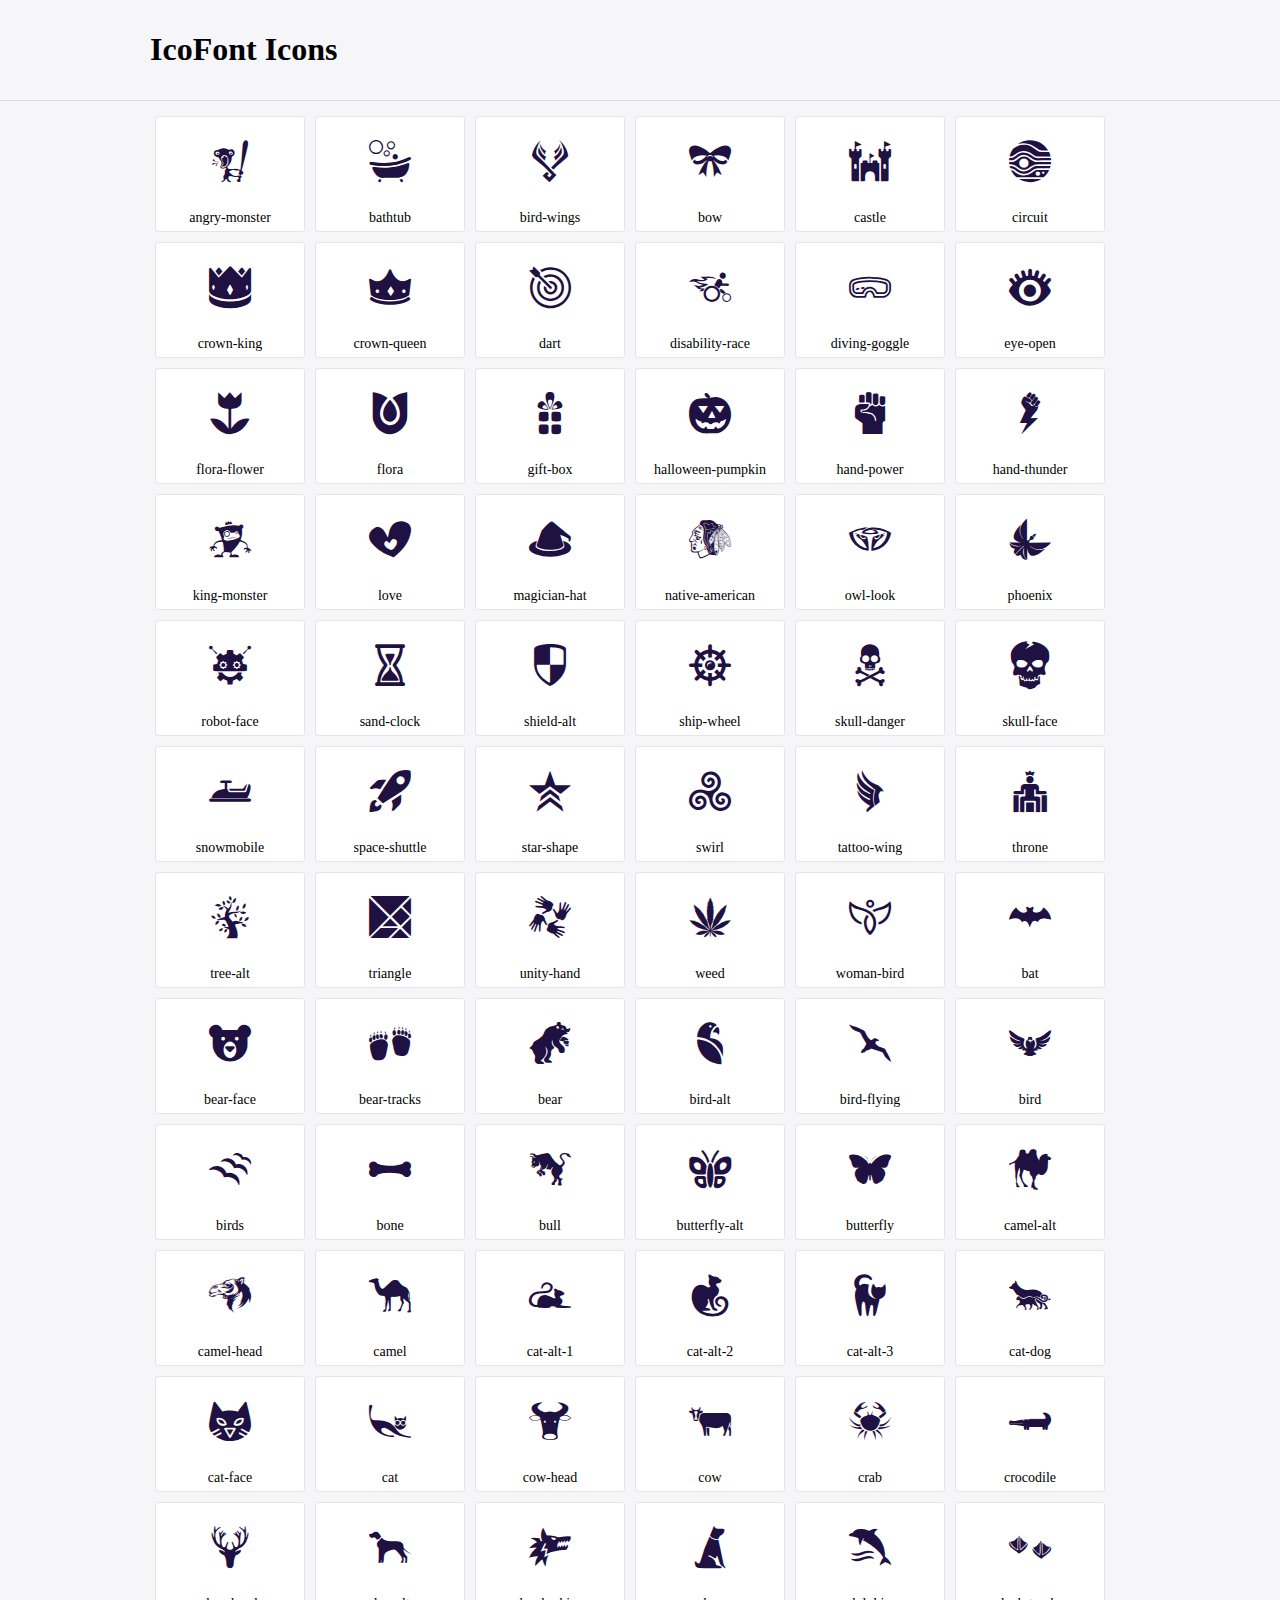
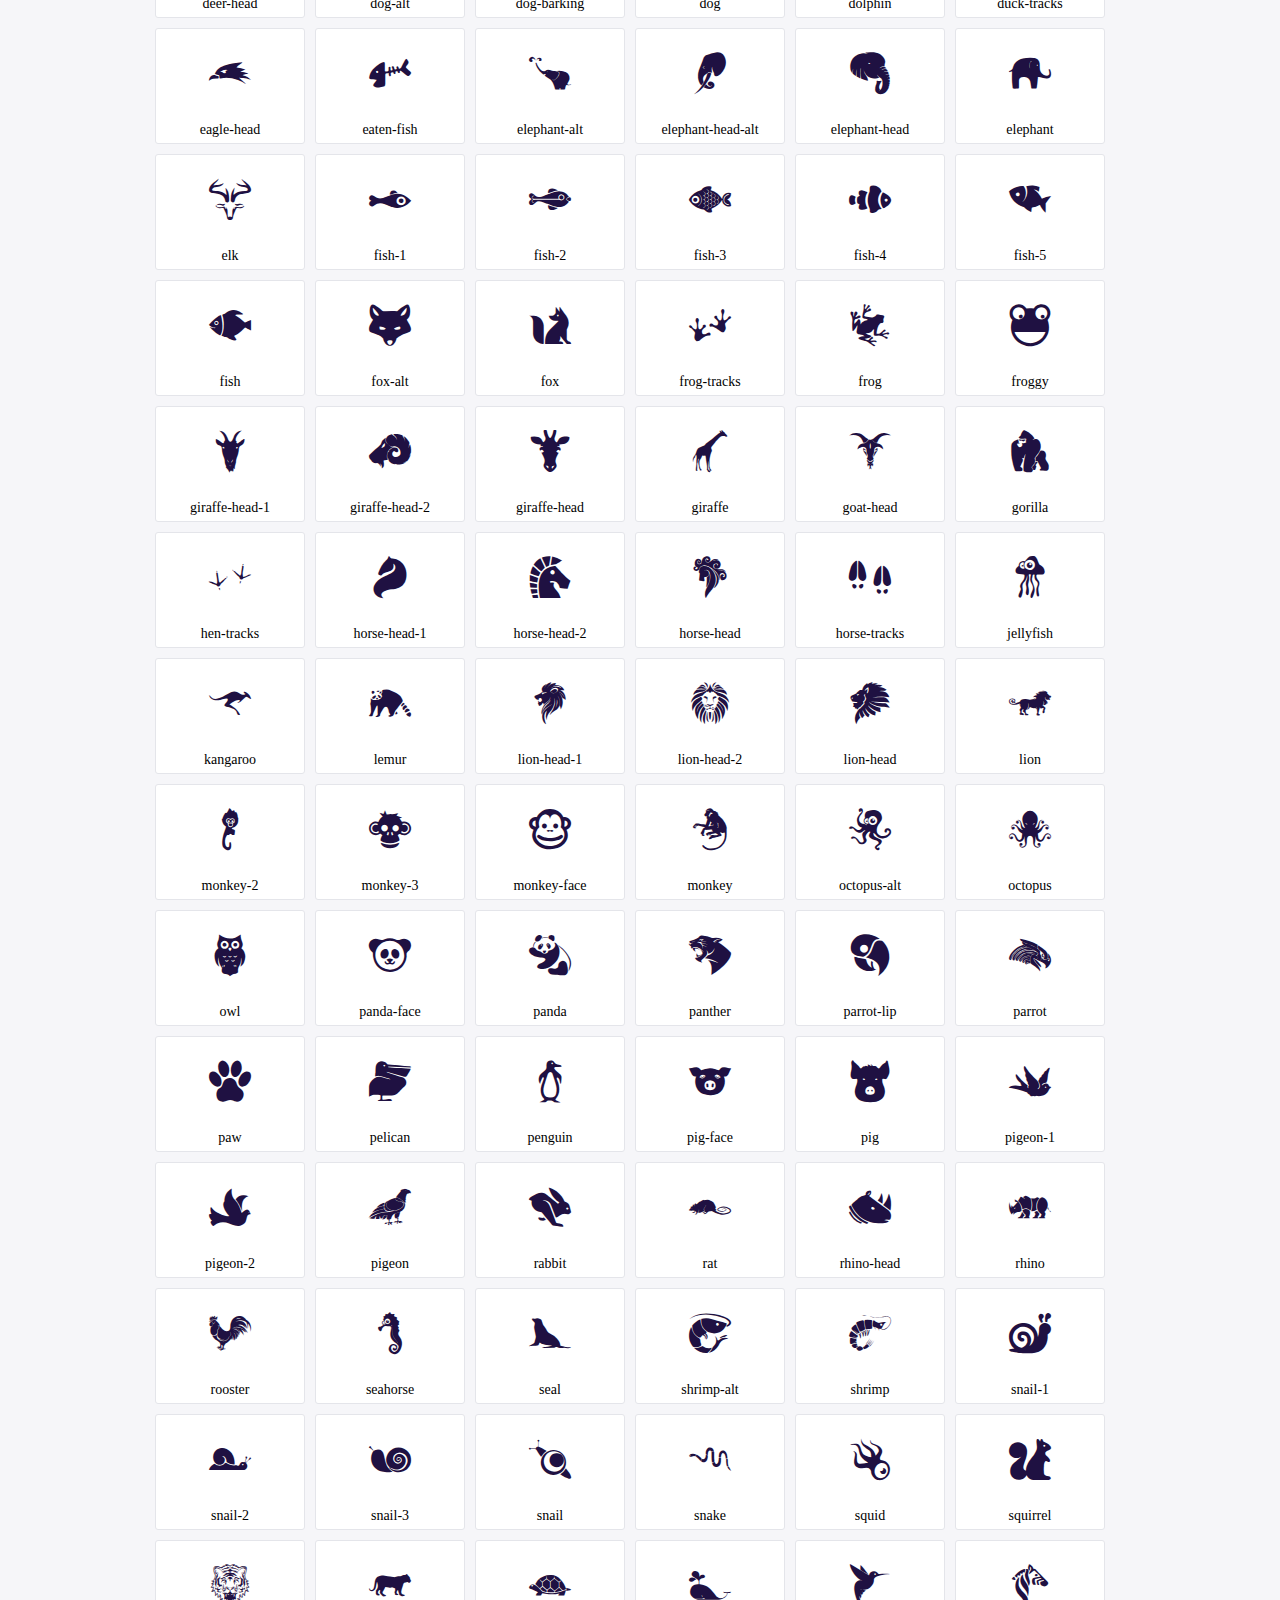
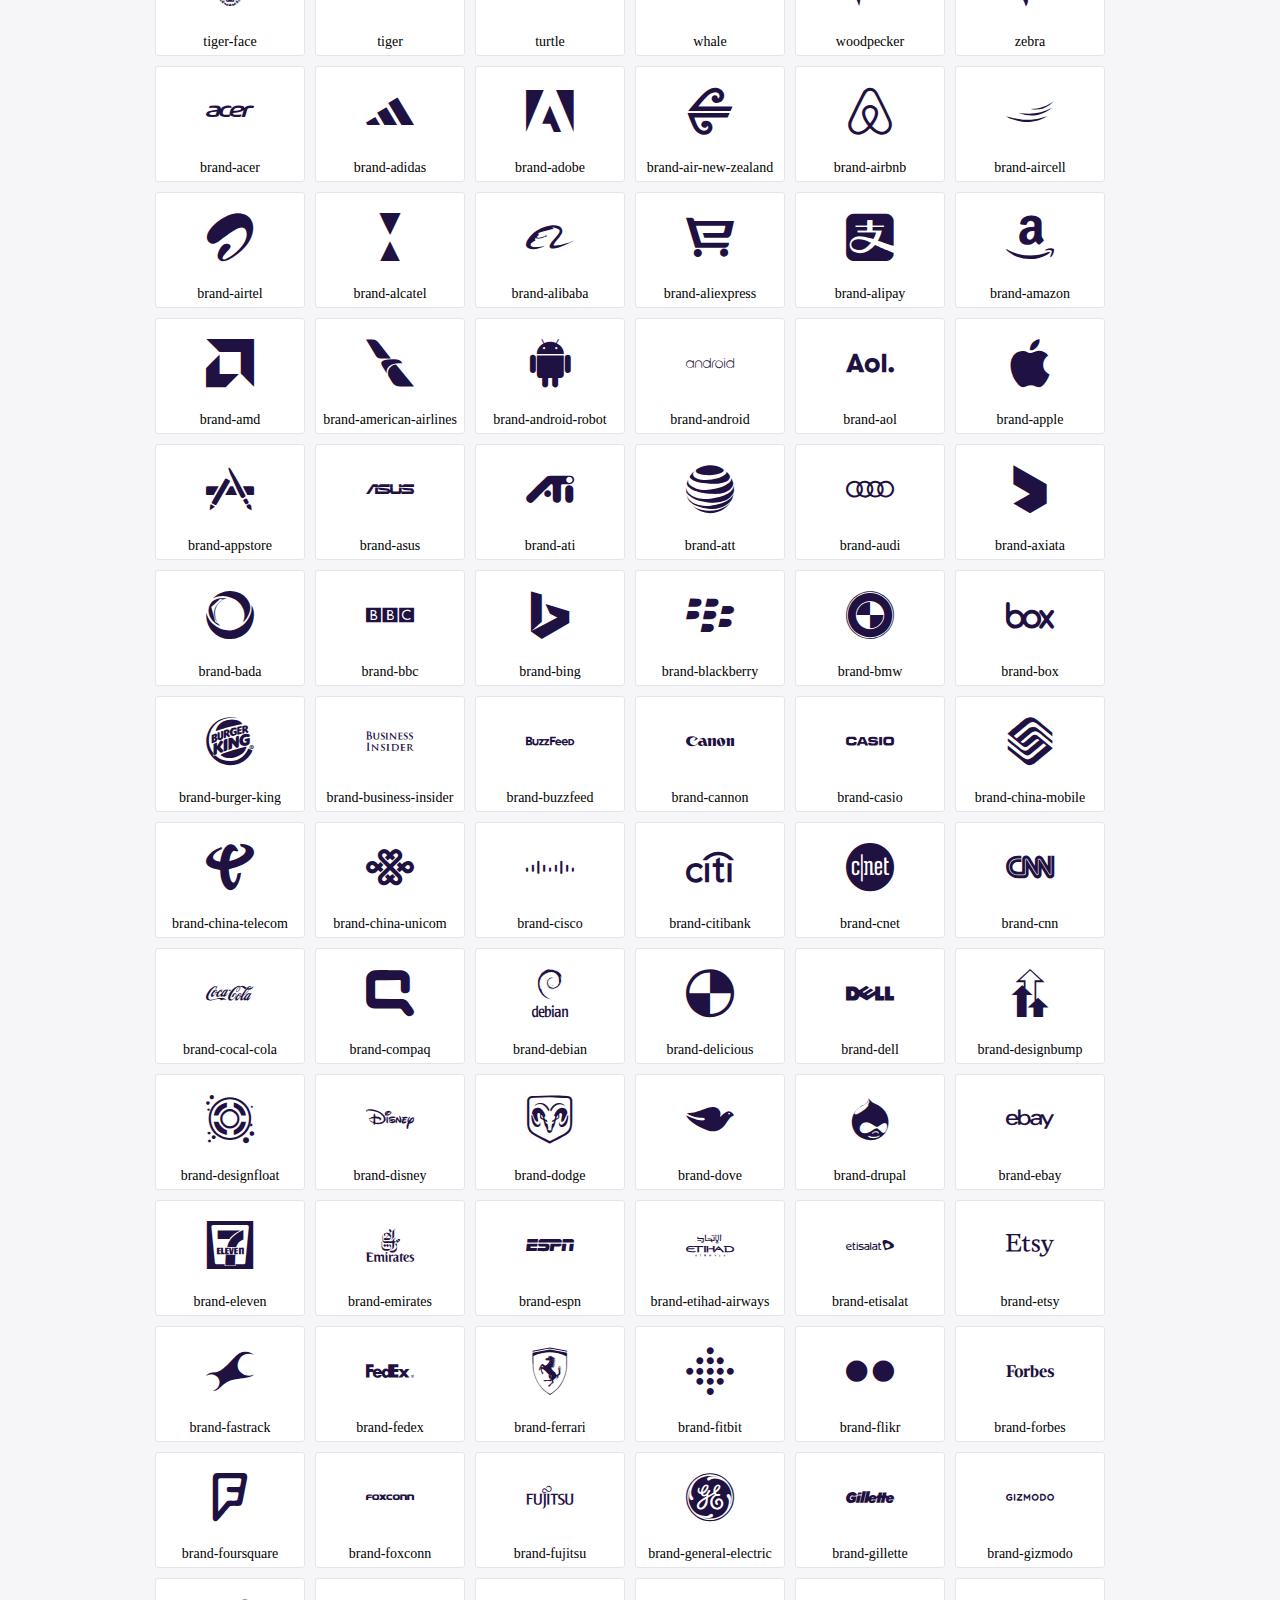
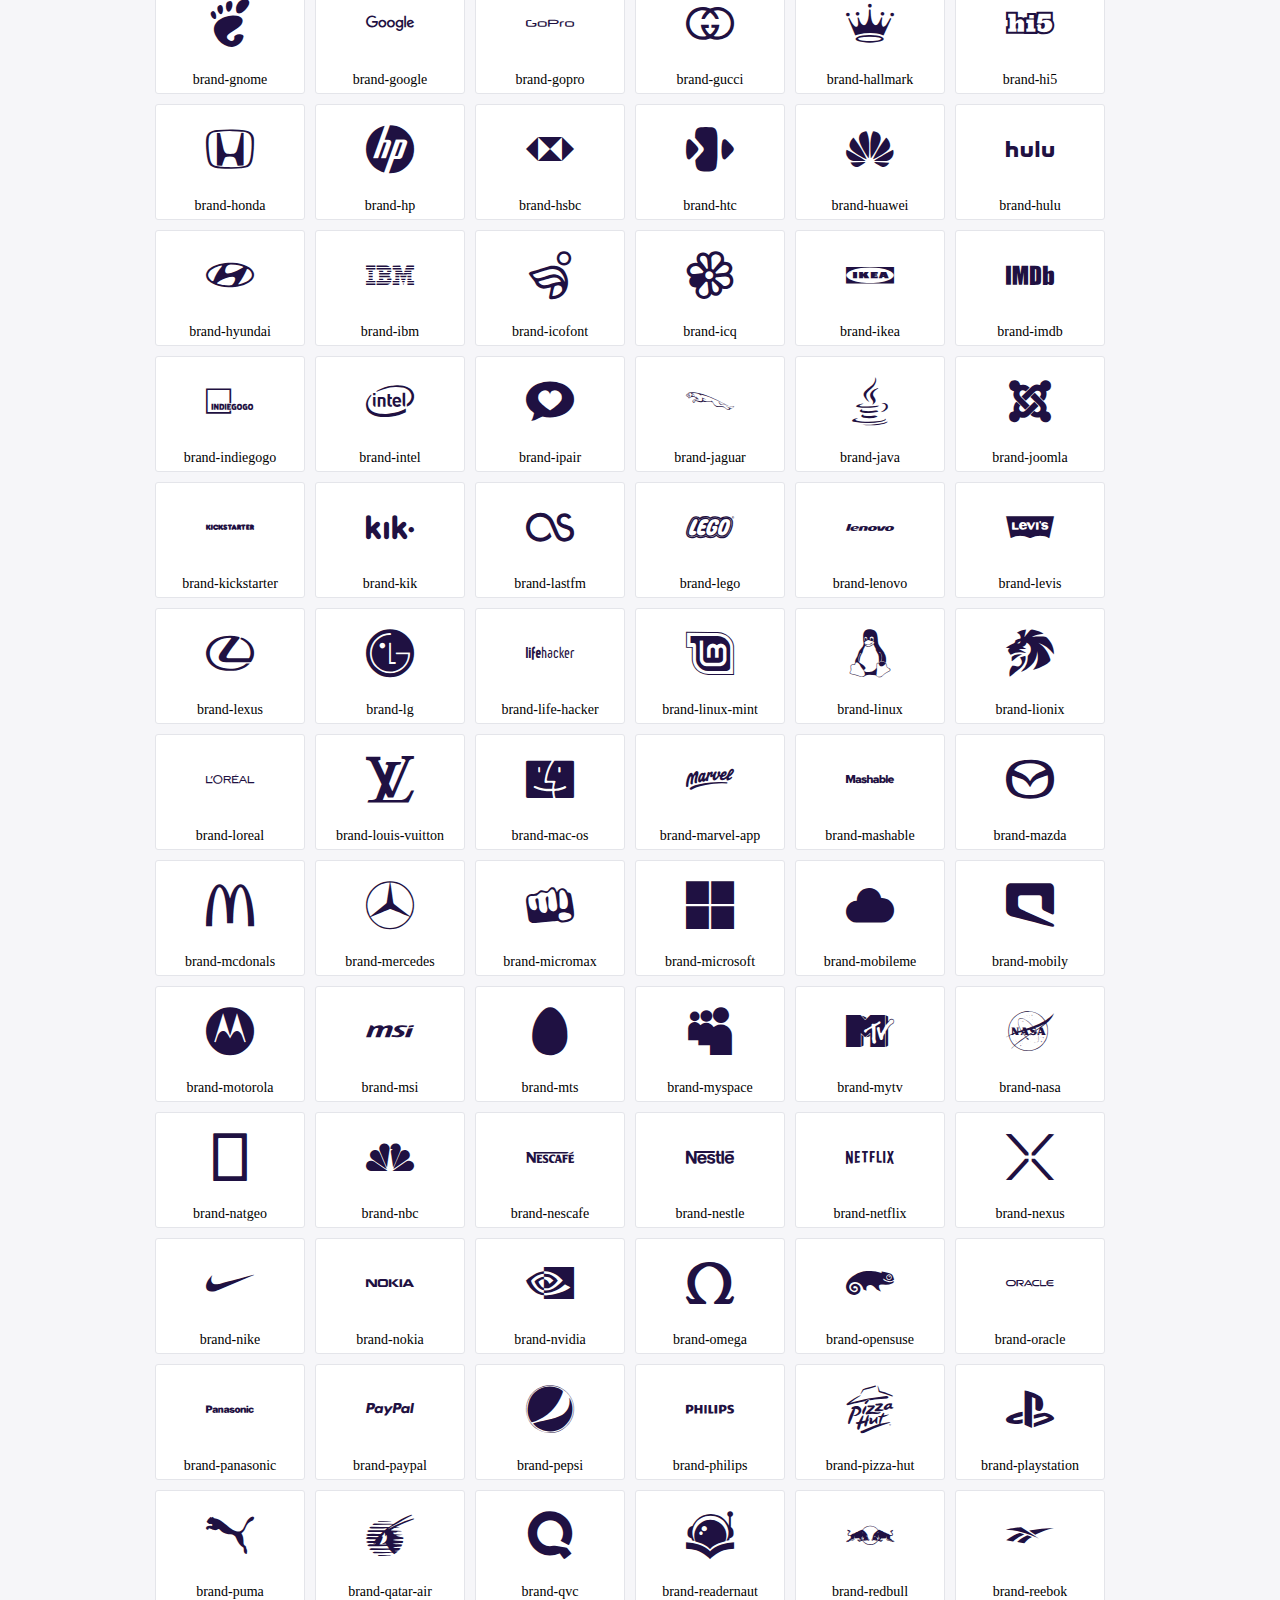
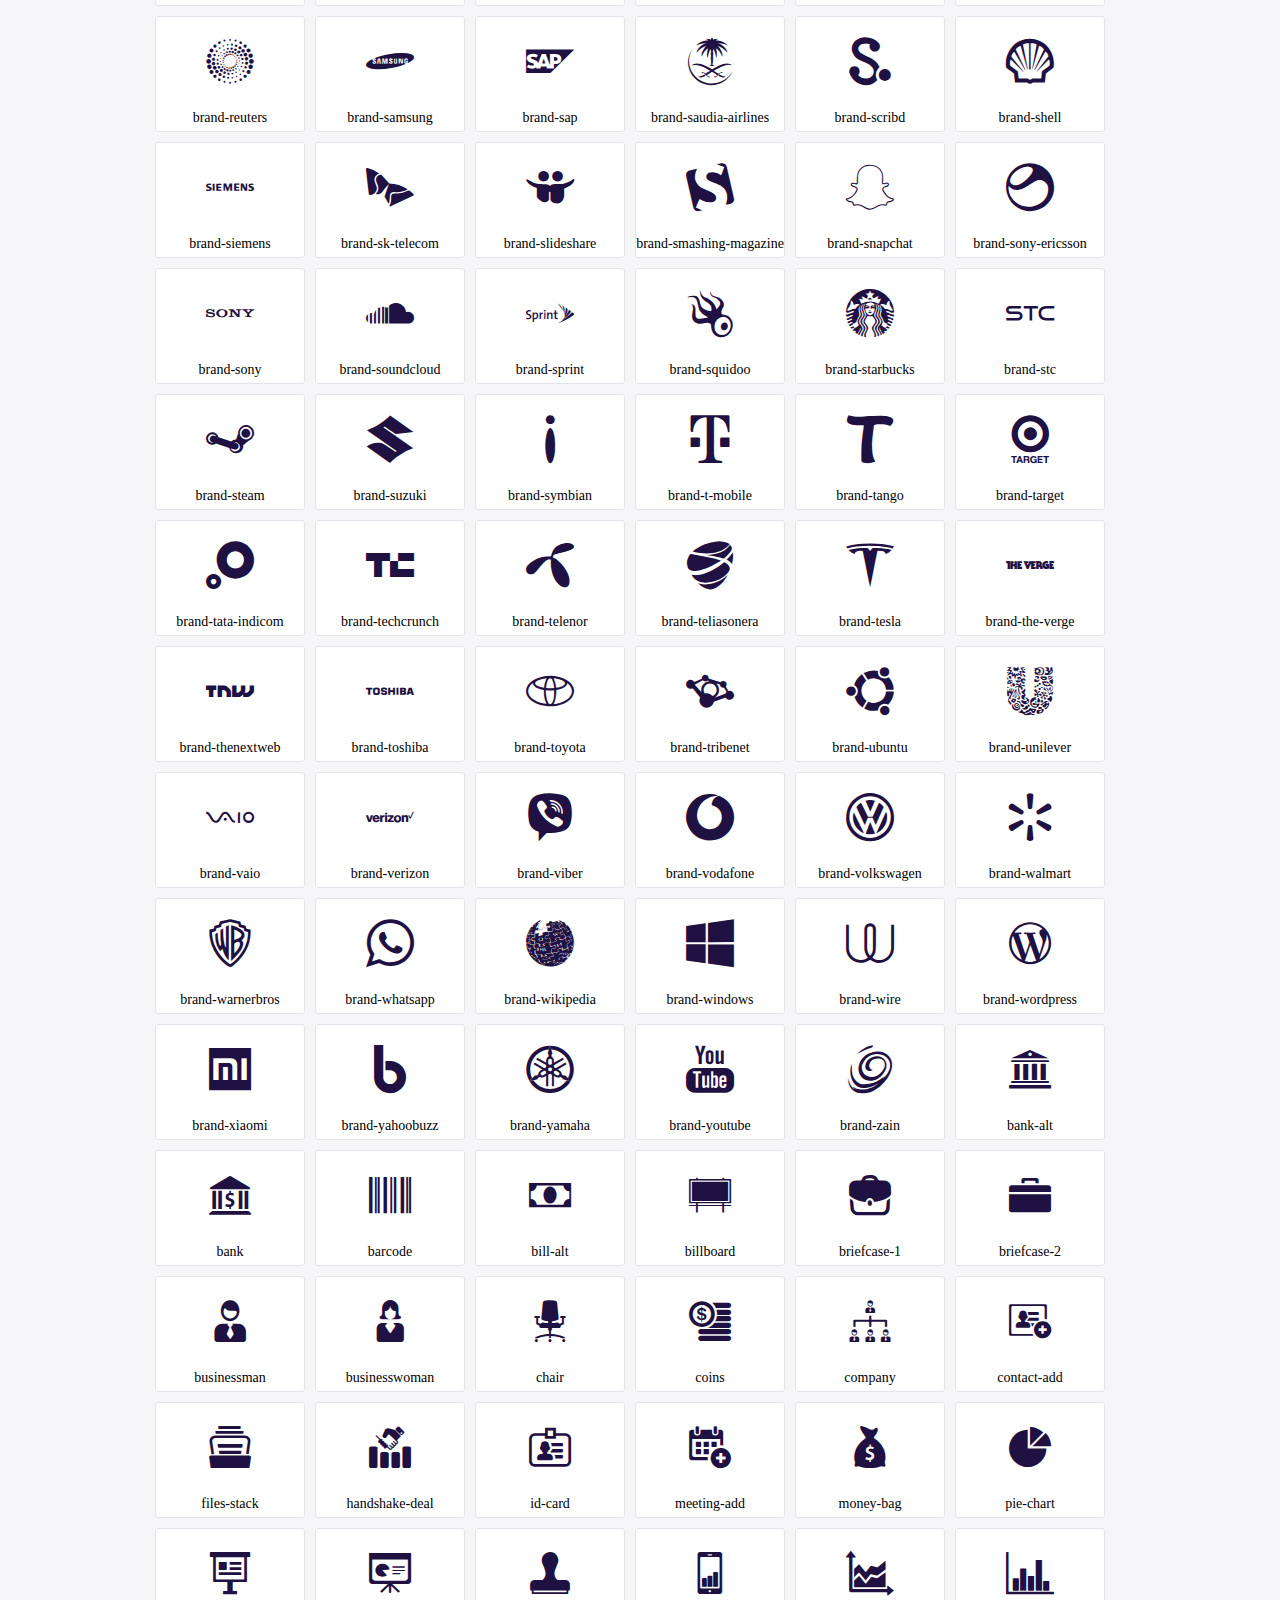
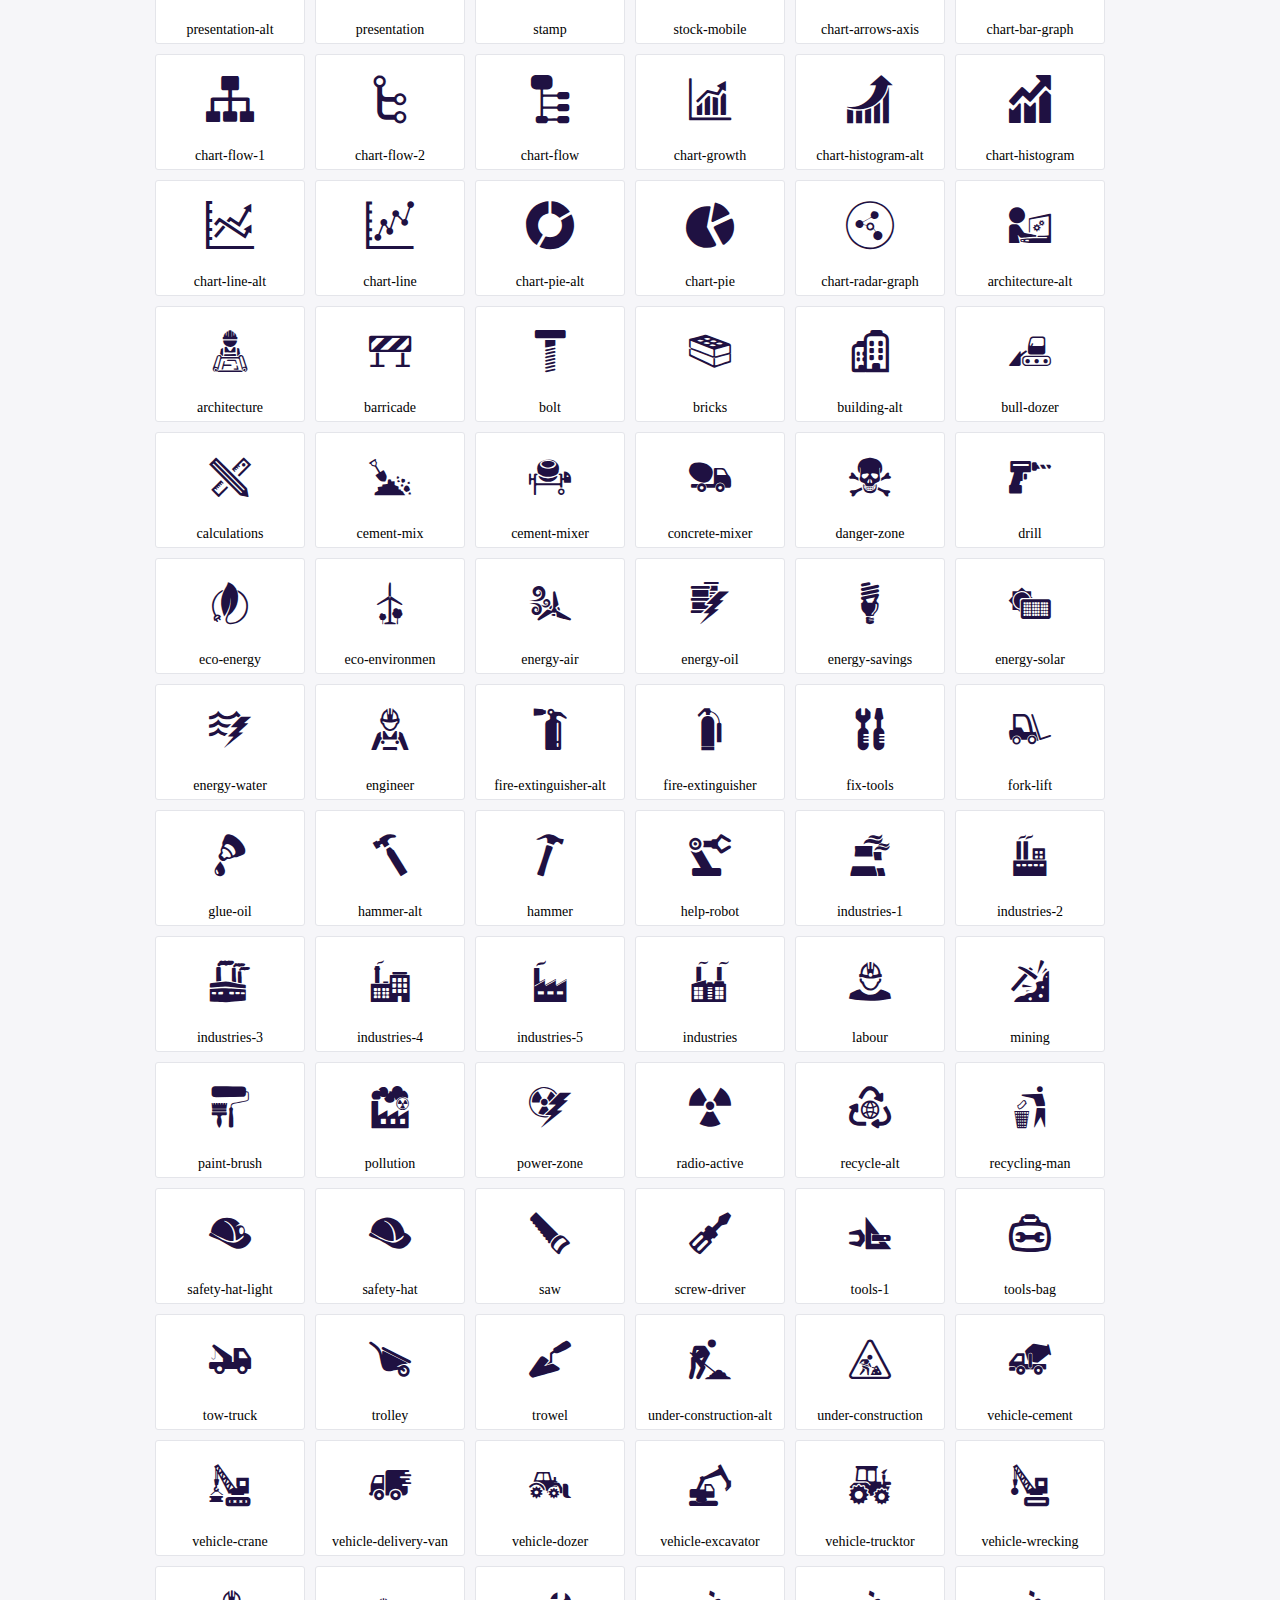
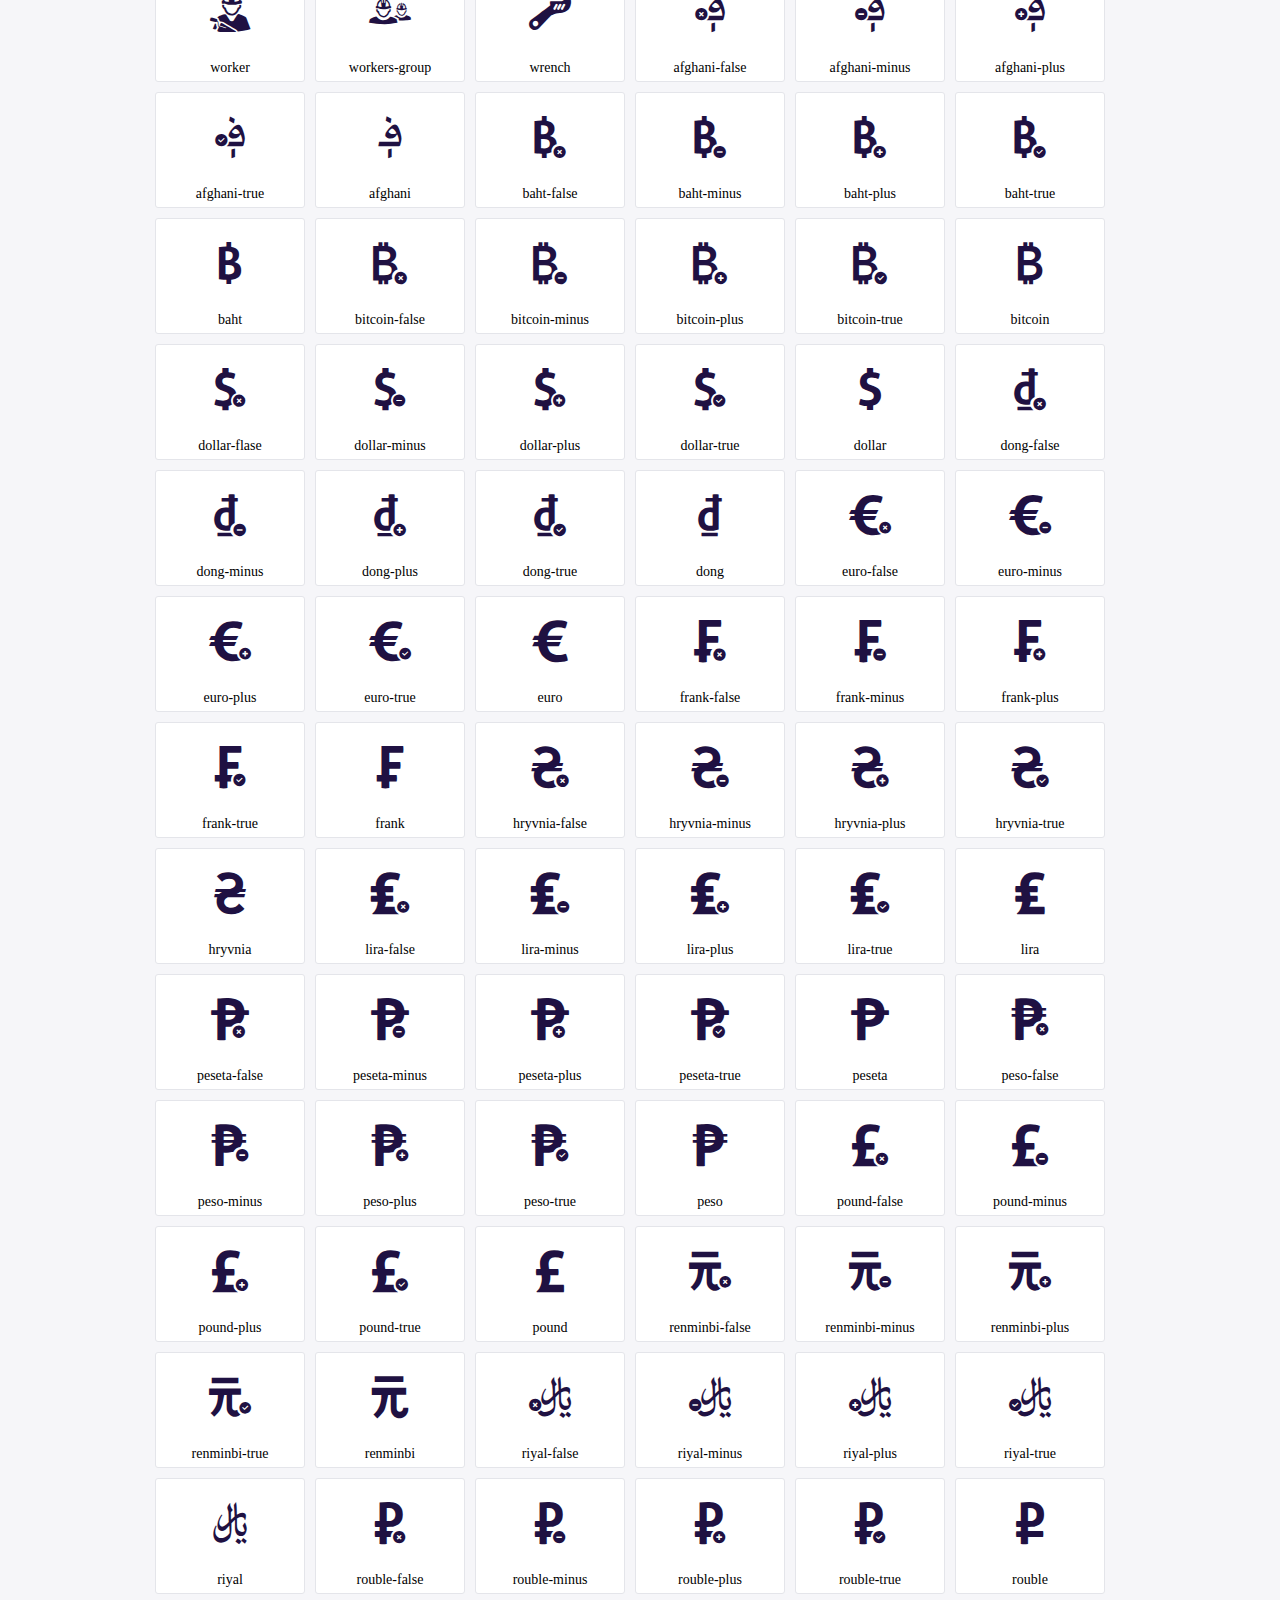
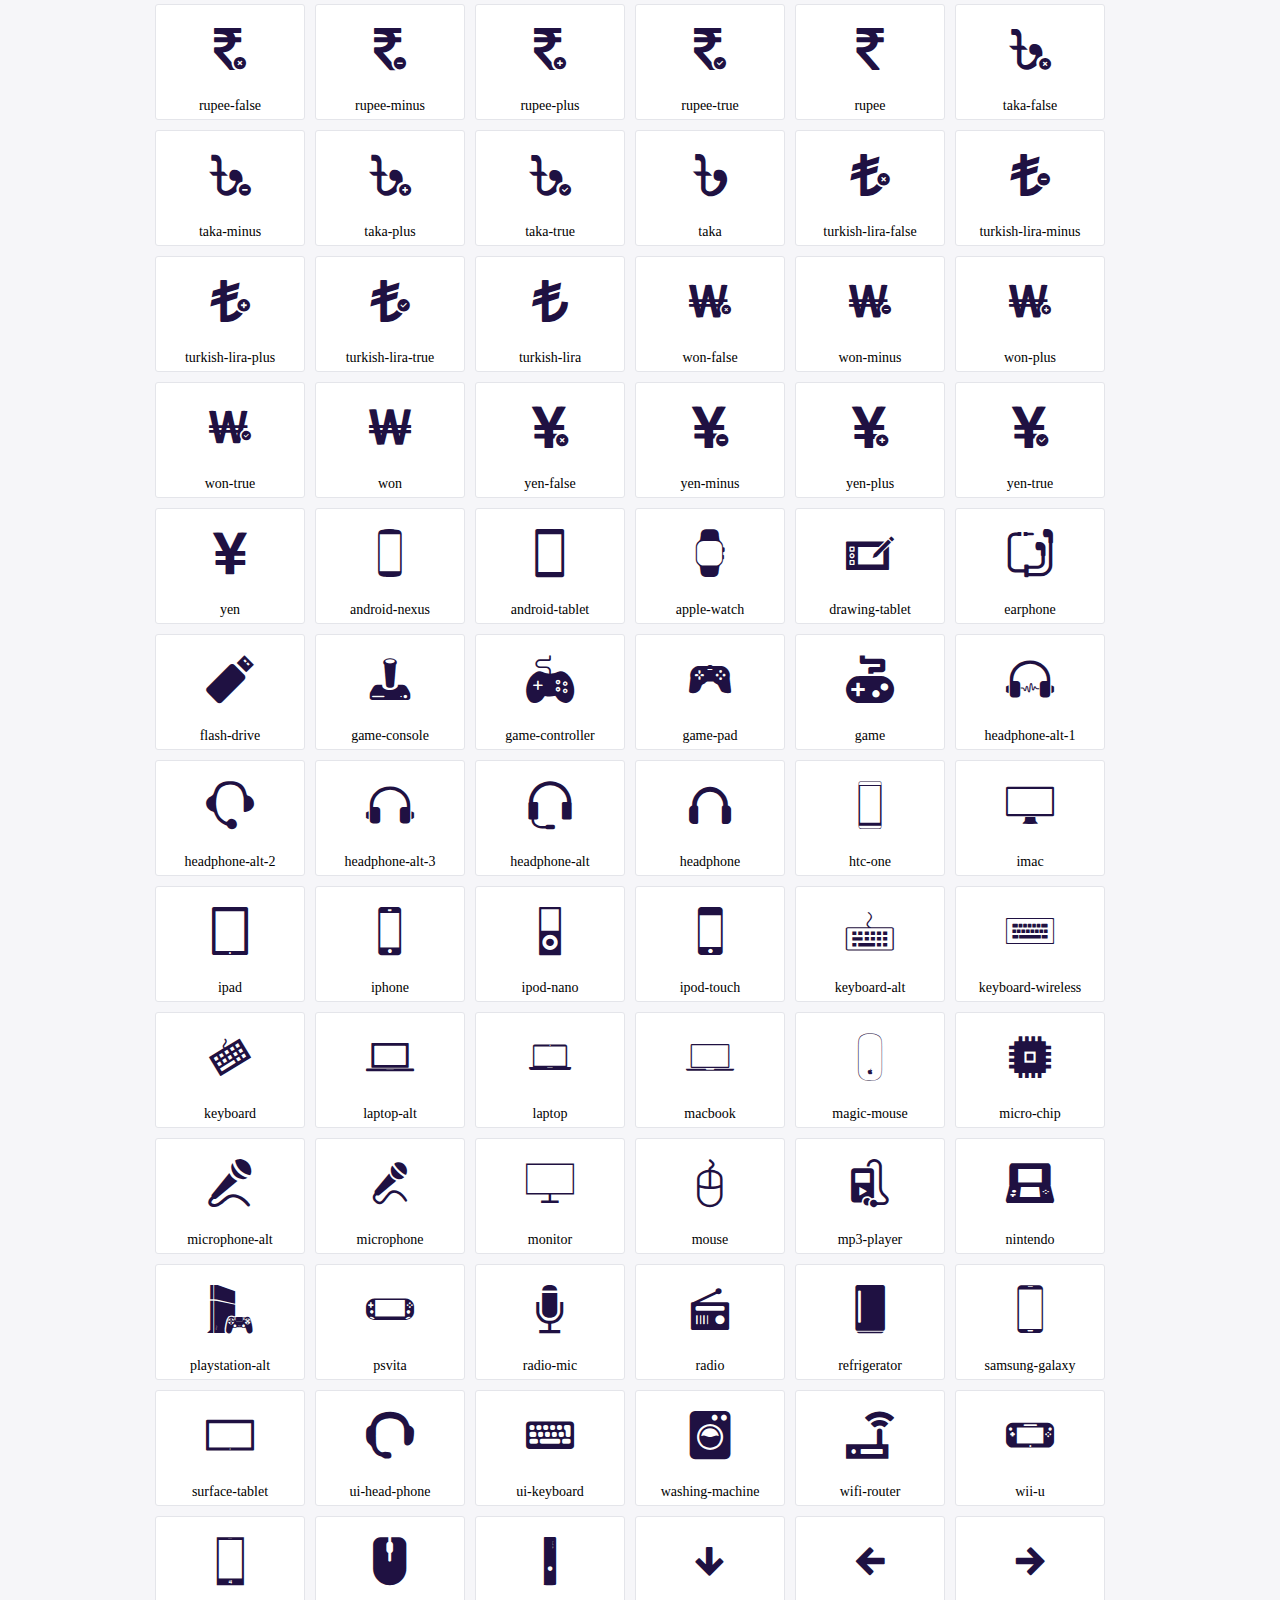
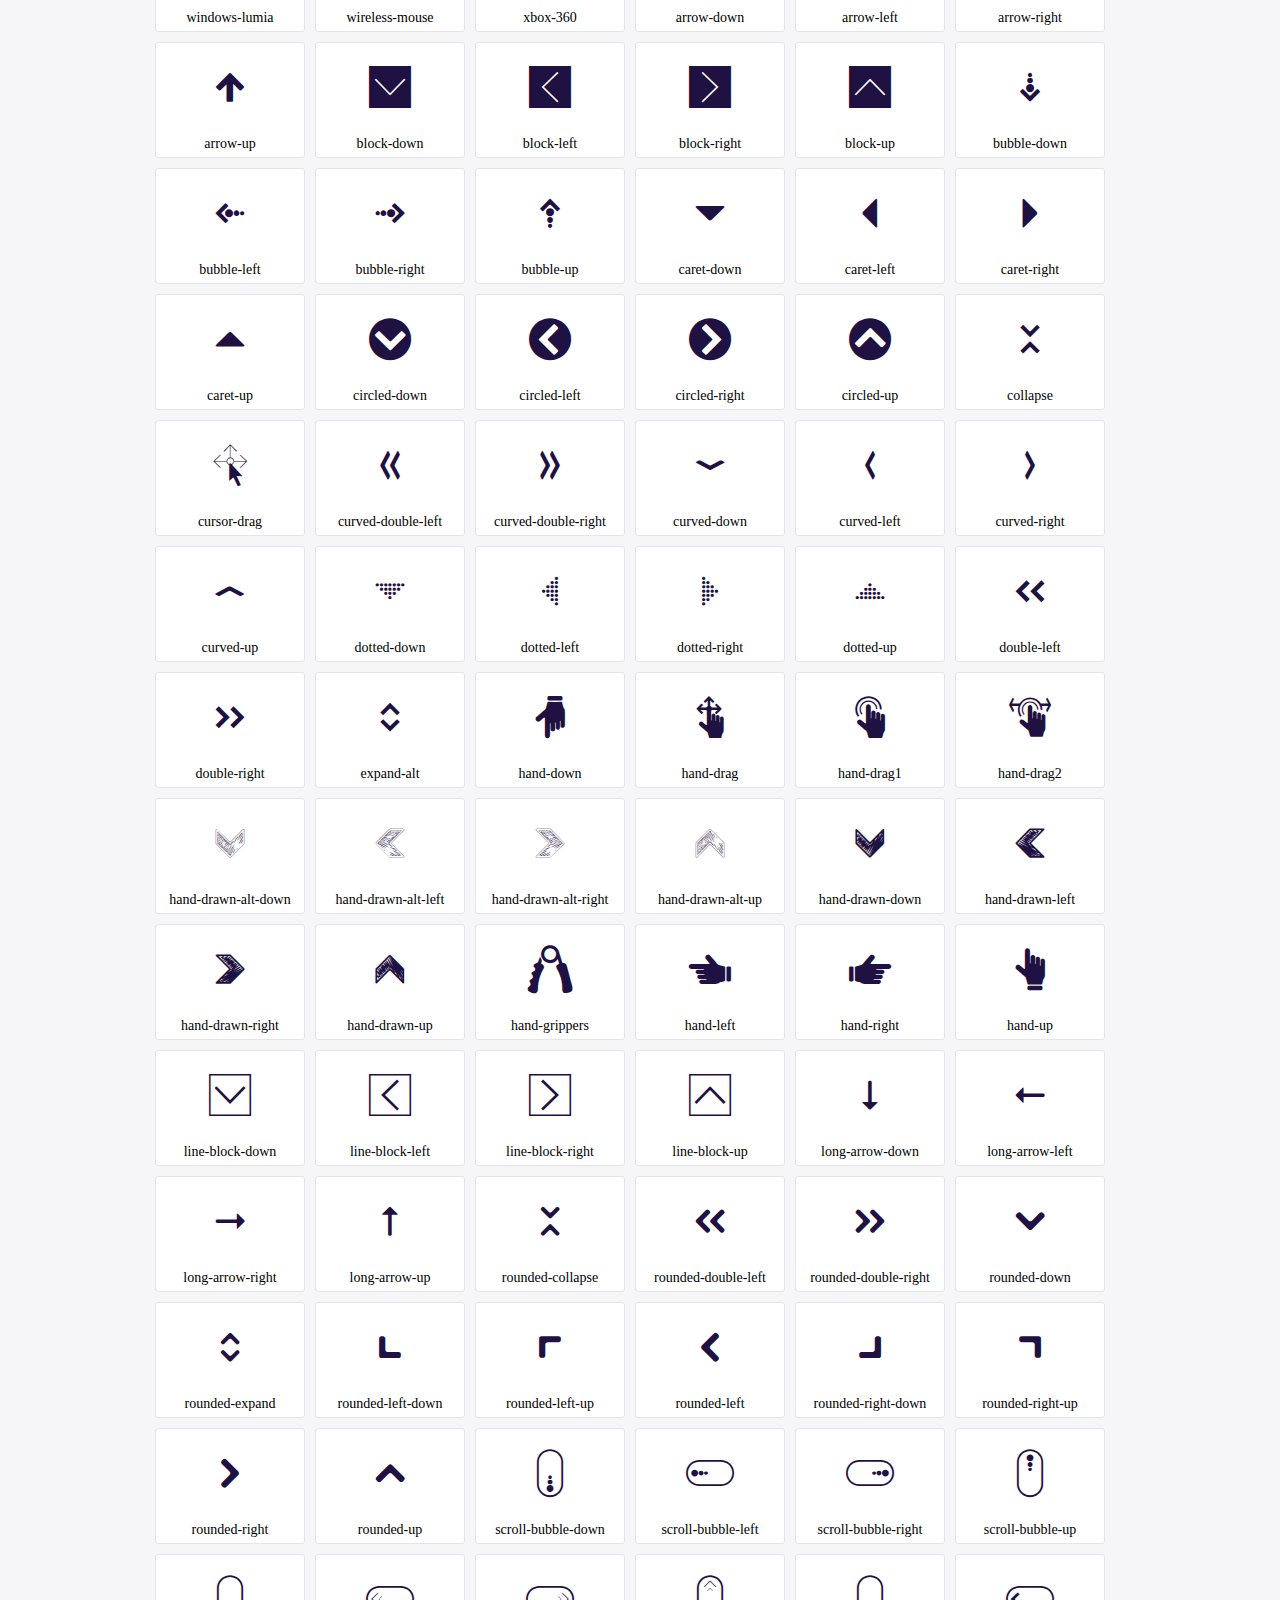
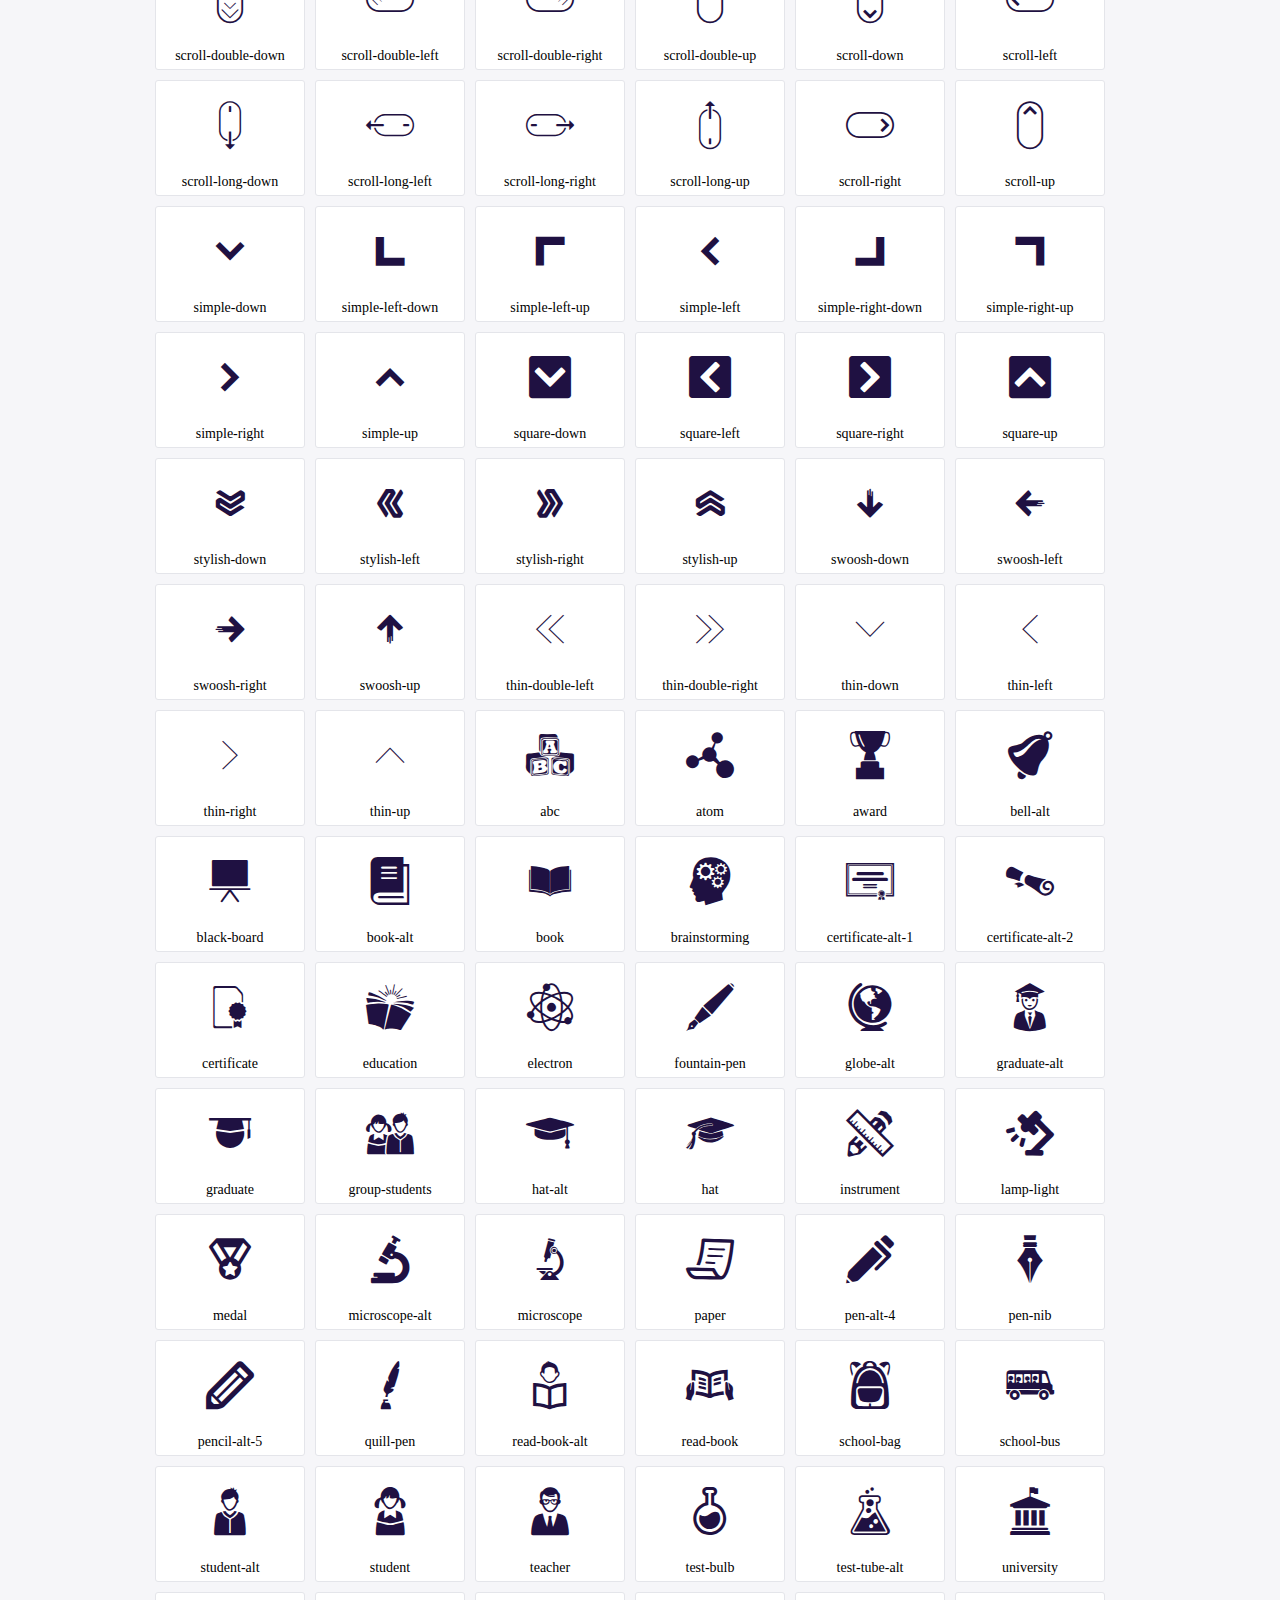
<file: icofont/demo.html>
<!DOCTYPE html>
	<html>
	<head>
		<meta charset="utf-8">
		<title>Examples | IcoFont</title>
		<link rel="stylesheet" type="text/css" href="./icofont.min.css">
		<style type="text/css">
			body {
				margin: 0;
				padding: 0;
				background: #F6F6F9;
			}
			.header {
				border-bottom: 1px solid #DCDCE1;
				padding: 10px 0;
				margin-bottom: 10px;
			}
			.container {
				width: 980px;
				margin: 0 auto;
			}
			.ico-title {
				font-size: 2em;
			}
			.iconlist {
				margin: 0;
				padding: 0;
				list-style: none;
				text-align: center;
				width: 100%;
				display: flex;
				flex-wrap: wrap;
				flex-direction: row;
			}
			.iconlist li {
				position: relative;
				margin: 5px;
				width: 150px;
				cursor: pointer;
			}
			.iconlist li .icon-holder {
				position: relative;
				text-align: center;
				border-radius: 3px;
				overflow: hidden;
				padding-bottom: 5px;
				background: #ffffff;
				border: 1px solid #E4E5EA;
				transition: all 0.2s linear 0s;
			}
			.iconlist li .icon-holder:hover {
				background: #00C3DA;
				color: #ffffff;
			}
			.iconlist li .icon-holder:hover .icon i {
				color: #ffffff;
			}
			.iconlist li .icon-holder .icon {
				padding: 20px;
				text-align: center;
			}
			.iconlist li .icon-holder .icon i {
				font-size: 3em;
				color: #1F1142;
			}
			.iconlist li .icon-holder span {
				font-size: 14px;
				display: block;
				margin-top: 5px;
				border-radius: 3px;
			}
		</style>
	</head>
	<body>
	<div class="header">
		<div class="container">
			<h1 class="ico-title"> IcoFont Icons </h1>
		</div>
	</div>
	<div class="container">
		<ul class="iconlist">
		
		<li>
			<div class="icon-holder">
				<div class="icon"> 
					<i class="icofont-angry-monster"></i>
				</div> 
				<span> angry-monster </span>
			</div>
		</li>
		
		<li>
			<div class="icon-holder">
				<div class="icon"> 
					<i class="icofont-bathtub"></i>
				</div> 
				<span> bathtub </span>
			</div>
		</li>
		
		<li>
			<div class="icon-holder">
				<div class="icon"> 
					<i class="icofont-bird-wings"></i>
				</div> 
				<span> bird-wings </span>
			</div>
		</li>
		
		<li>
			<div class="icon-holder">
				<div class="icon"> 
					<i class="icofont-bow"></i>
				</div> 
				<span> bow </span>
			</div>
		</li>
		
		<li>
			<div class="icon-holder">
				<div class="icon"> 
					<i class="icofont-castle"></i>
				</div> 
				<span> castle </span>
			</div>
		</li>
		
		<li>
			<div class="icon-holder">
				<div class="icon"> 
					<i class="icofont-circuit"></i>
				</div> 
				<span> circuit </span>
			</div>
		</li>
		
		<li>
			<div class="icon-holder">
				<div class="icon"> 
					<i class="icofont-crown-king"></i>
				</div> 
				<span> crown-king </span>
			</div>
		</li>
		
		<li>
			<div class="icon-holder">
				<div class="icon"> 
					<i class="icofont-crown-queen"></i>
				</div> 
				<span> crown-queen </span>
			</div>
		</li>
		
		<li>
			<div class="icon-holder">
				<div class="icon"> 
					<i class="icofont-dart"></i>
				</div> 
				<span> dart </span>
			</div>
		</li>
		
		<li>
			<div class="icon-holder">
				<div class="icon"> 
					<i class="icofont-disability-race"></i>
				</div> 
				<span> disability-race </span>
			</div>
		</li>
		
		<li>
			<div class="icon-holder">
				<div class="icon"> 
					<i class="icofont-diving-goggle"></i>
				</div> 
				<span> diving-goggle </span>
			</div>
		</li>
		
		<li>
			<div class="icon-holder">
				<div class="icon"> 
					<i class="icofont-eye-open"></i>
				</div> 
				<span> eye-open </span>
			</div>
		</li>
		
		<li>
			<div class="icon-holder">
				<div class="icon"> 
					<i class="icofont-flora-flower"></i>
				</div> 
				<span> flora-flower </span>
			</div>
		</li>
		
		<li>
			<div class="icon-holder">
				<div class="icon"> 
					<i class="icofont-flora"></i>
				</div> 
				<span> flora </span>
			</div>
		</li>
		
		<li>
			<div class="icon-holder">
				<div class="icon"> 
					<i class="icofont-gift-box"></i>
				</div> 
				<span> gift-box </span>
			</div>
		</li>
		
		<li>
			<div class="icon-holder">
				<div class="icon"> 
					<i class="icofont-halloween-pumpkin"></i>
				</div> 
				<span> halloween-pumpkin </span>
			</div>
		</li>
		
		<li>
			<div class="icon-holder">
				<div class="icon"> 
					<i class="icofont-hand-power"></i>
				</div> 
				<span> hand-power </span>
			</div>
		</li>
		
		<li>
			<div class="icon-holder">
				<div class="icon"> 
					<i class="icofont-hand-thunder"></i>
				</div> 
				<span> hand-thunder </span>
			</div>
		</li>
		
		<li>
			<div class="icon-holder">
				<div class="icon"> 
					<i class="icofont-king-monster"></i>
				</div> 
				<span> king-monster </span>
			</div>
		</li>
		
		<li>
			<div class="icon-holder">
				<div class="icon"> 
					<i class="icofont-love"></i>
				</div> 
				<span> love </span>
			</div>
		</li>
		
		<li>
			<div class="icon-holder">
				<div class="icon"> 
					<i class="icofont-magician-hat"></i>
				</div> 
				<span> magician-hat </span>
			</div>
		</li>
		
		<li>
			<div class="icon-holder">
				<div class="icon"> 
					<i class="icofont-native-american"></i>
				</div> 
				<span> native-american </span>
			</div>
		</li>
		
		<li>
			<div class="icon-holder">
				<div class="icon"> 
					<i class="icofont-owl-look"></i>
				</div> 
				<span> owl-look </span>
			</div>
		</li>
		
		<li>
			<div class="icon-holder">
				<div class="icon"> 
					<i class="icofont-phoenix"></i>
				</div> 
				<span> phoenix </span>
			</div>
		</li>
		
		<li>
			<div class="icon-holder">
				<div class="icon"> 
					<i class="icofont-robot-face"></i>
				</div> 
				<span> robot-face </span>
			</div>
		</li>
		
		<li>
			<div class="icon-holder">
				<div class="icon"> 
					<i class="icofont-sand-clock"></i>
				</div> 
				<span> sand-clock </span>
			</div>
		</li>
		
		<li>
			<div class="icon-holder">
				<div class="icon"> 
					<i class="icofont-shield-alt"></i>
				</div> 
				<span> shield-alt </span>
			</div>
		</li>
		
		<li>
			<div class="icon-holder">
				<div class="icon"> 
					<i class="icofont-ship-wheel"></i>
				</div> 
				<span> ship-wheel </span>
			</div>
		</li>
		
		<li>
			<div class="icon-holder">
				<div class="icon"> 
					<i class="icofont-skull-danger"></i>
				</div> 
				<span> skull-danger </span>
			</div>
		</li>
		
		<li>
			<div class="icon-holder">
				<div class="icon"> 
					<i class="icofont-skull-face"></i>
				</div> 
				<span> skull-face </span>
			</div>
		</li>
		
		<li>
			<div class="icon-holder">
				<div class="icon"> 
					<i class="icofont-snowmobile"></i>
				</div> 
				<span> snowmobile </span>
			</div>
		</li>
		
		<li>
			<div class="icon-holder">
				<div class="icon"> 
					<i class="icofont-space-shuttle"></i>
				</div> 
				<span> space-shuttle </span>
			</div>
		</li>
		
		<li>
			<div class="icon-holder">
				<div class="icon"> 
					<i class="icofont-star-shape"></i>
				</div> 
				<span> star-shape </span>
			</div>
		</li>
		
		<li>
			<div class="icon-holder">
				<div class="icon"> 
					<i class="icofont-swirl"></i>
				</div> 
				<span> swirl </span>
			</div>
		</li>
		
		<li>
			<div class="icon-holder">
				<div class="icon"> 
					<i class="icofont-tattoo-wing"></i>
				</div> 
				<span> tattoo-wing </span>
			</div>
		</li>
		
		<li>
			<div class="icon-holder">
				<div class="icon"> 
					<i class="icofont-throne"></i>
				</div> 
				<span> throne </span>
			</div>
		</li>
		
		<li>
			<div class="icon-holder">
				<div class="icon"> 
					<i class="icofont-tree-alt"></i>
				</div> 
				<span> tree-alt </span>
			</div>
		</li>
		
		<li>
			<div class="icon-holder">
				<div class="icon"> 
					<i class="icofont-triangle"></i>
				</div> 
				<span> triangle </span>
			</div>
		</li>
		
		<li>
			<div class="icon-holder">
				<div class="icon"> 
					<i class="icofont-unity-hand"></i>
				</div> 
				<span> unity-hand </span>
			</div>
		</li>
		
		<li>
			<div class="icon-holder">
				<div class="icon"> 
					<i class="icofont-weed"></i>
				</div> 
				<span> weed </span>
			</div>
		</li>
		
		<li>
			<div class="icon-holder">
				<div class="icon"> 
					<i class="icofont-woman-bird"></i>
				</div> 
				<span> woman-bird </span>
			</div>
		</li>
		
		<li>
			<div class="icon-holder">
				<div class="icon"> 
					<i class="icofont-bat"></i>
				</div> 
				<span> bat </span>
			</div>
		</li>
		
		<li>
			<div class="icon-holder">
				<div class="icon"> 
					<i class="icofont-bear-face"></i>
				</div> 
				<span> bear-face </span>
			</div>
		</li>
		
		<li>
			<div class="icon-holder">
				<div class="icon"> 
					<i class="icofont-bear-tracks"></i>
				</div> 
				<span> bear-tracks </span>
			</div>
		</li>
		
		<li>
			<div class="icon-holder">
				<div class="icon"> 
					<i class="icofont-bear"></i>
				</div> 
				<span> bear </span>
			</div>
		</li>
		
		<li>
			<div class="icon-holder">
				<div class="icon"> 
					<i class="icofont-bird-alt"></i>
				</div> 
				<span> bird-alt </span>
			</div>
		</li>
		
		<li>
			<div class="icon-holder">
				<div class="icon"> 
					<i class="icofont-bird-flying"></i>
				</div> 
				<span> bird-flying </span>
			</div>
		</li>
		
		<li>
			<div class="icon-holder">
				<div class="icon"> 
					<i class="icofont-bird"></i>
				</div> 
				<span> bird </span>
			</div>
		</li>
		
		<li>
			<div class="icon-holder">
				<div class="icon"> 
					<i class="icofont-birds"></i>
				</div> 
				<span> birds </span>
			</div>
		</li>
		
		<li>
			<div class="icon-holder">
				<div class="icon"> 
					<i class="icofont-bone"></i>
				</div> 
				<span> bone </span>
			</div>
		</li>
		
		<li>
			<div class="icon-holder">
				<div class="icon"> 
					<i class="icofont-bull"></i>
				</div> 
				<span> bull </span>
			</div>
		</li>
		
		<li>
			<div class="icon-holder">
				<div class="icon"> 
					<i class="icofont-butterfly-alt"></i>
				</div> 
				<span> butterfly-alt </span>
			</div>
		</li>
		
		<li>
			<div class="icon-holder">
				<div class="icon"> 
					<i class="icofont-butterfly"></i>
				</div> 
				<span> butterfly </span>
			</div>
		</li>
		
		<li>
			<div class="icon-holder">
				<div class="icon"> 
					<i class="icofont-camel-alt"></i>
				</div> 
				<span> camel-alt </span>
			</div>
		</li>
		
		<li>
			<div class="icon-holder">
				<div class="icon"> 
					<i class="icofont-camel-head"></i>
				</div> 
				<span> camel-head </span>
			</div>
		</li>
		
		<li>
			<div class="icon-holder">
				<div class="icon"> 
					<i class="icofont-camel"></i>
				</div> 
				<span> camel </span>
			</div>
		</li>
		
		<li>
			<div class="icon-holder">
				<div class="icon"> 
					<i class="icofont-cat-alt-1"></i>
				</div> 
				<span> cat-alt-1 </span>
			</div>
		</li>
		
		<li>
			<div class="icon-holder">
				<div class="icon"> 
					<i class="icofont-cat-alt-2"></i>
				</div> 
				<span> cat-alt-2 </span>
			</div>
		</li>
		
		<li>
			<div class="icon-holder">
				<div class="icon"> 
					<i class="icofont-cat-alt-3"></i>
				</div> 
				<span> cat-alt-3 </span>
			</div>
		</li>
		
		<li>
			<div class="icon-holder">
				<div class="icon"> 
					<i class="icofont-cat-dog"></i>
				</div> 
				<span> cat-dog </span>
			</div>
		</li>
		
		<li>
			<div class="icon-holder">
				<div class="icon"> 
					<i class="icofont-cat-face"></i>
				</div> 
				<span> cat-face </span>
			</div>
		</li>
		
		<li>
			<div class="icon-holder">
				<div class="icon"> 
					<i class="icofont-cat"></i>
				</div> 
				<span> cat </span>
			</div>
		</li>
		
		<li>
			<div class="icon-holder">
				<div class="icon"> 
					<i class="icofont-cow-head"></i>
				</div> 
				<span> cow-head </span>
			</div>
		</li>
		
		<li>
			<div class="icon-holder">
				<div class="icon"> 
					<i class="icofont-cow"></i>
				</div> 
				<span> cow </span>
			</div>
		</li>
		
		<li>
			<div class="icon-holder">
				<div class="icon"> 
					<i class="icofont-crab"></i>
				</div> 
				<span> crab </span>
			</div>
		</li>
		
		<li>
			<div class="icon-holder">
				<div class="icon"> 
					<i class="icofont-crocodile"></i>
				</div> 
				<span> crocodile </span>
			</div>
		</li>
		
		<li>
			<div class="icon-holder">
				<div class="icon"> 
					<i class="icofont-deer-head"></i>
				</div> 
				<span> deer-head </span>
			</div>
		</li>
		
		<li>
			<div class="icon-holder">
				<div class="icon"> 
					<i class="icofont-dog-alt"></i>
				</div> 
				<span> dog-alt </span>
			</div>
		</li>
		
		<li>
			<div class="icon-holder">
				<div class="icon"> 
					<i class="icofont-dog-barking"></i>
				</div> 
				<span> dog-barking </span>
			</div>
		</li>
		
		<li>
			<div class="icon-holder">
				<div class="icon"> 
					<i class="icofont-dog"></i>
				</div> 
				<span> dog </span>
			</div>
		</li>
		
		<li>
			<div class="icon-holder">
				<div class="icon"> 
					<i class="icofont-dolphin"></i>
				</div> 
				<span> dolphin </span>
			</div>
		</li>
		
		<li>
			<div class="icon-holder">
				<div class="icon"> 
					<i class="icofont-duck-tracks"></i>
				</div> 
				<span> duck-tracks </span>
			</div>
		</li>
		
		<li>
			<div class="icon-holder">
				<div class="icon"> 
					<i class="icofont-eagle-head"></i>
				</div> 
				<span> eagle-head </span>
			</div>
		</li>
		
		<li>
			<div class="icon-holder">
				<div class="icon"> 
					<i class="icofont-eaten-fish"></i>
				</div> 
				<span> eaten-fish </span>
			</div>
		</li>
		
		<li>
			<div class="icon-holder">
				<div class="icon"> 
					<i class="icofont-elephant-alt"></i>
				</div> 
				<span> elephant-alt </span>
			</div>
		</li>
		
		<li>
			<div class="icon-holder">
				<div class="icon"> 
					<i class="icofont-elephant-head-alt"></i>
				</div> 
				<span> elephant-head-alt </span>
			</div>
		</li>
		
		<li>
			<div class="icon-holder">
				<div class="icon"> 
					<i class="icofont-elephant-head"></i>
				</div> 
				<span> elephant-head </span>
			</div>
		</li>
		
		<li>
			<div class="icon-holder">
				<div class="icon"> 
					<i class="icofont-elephant"></i>
				</div> 
				<span> elephant </span>
			</div>
		</li>
		
		<li>
			<div class="icon-holder">
				<div class="icon"> 
					<i class="icofont-elk"></i>
				</div> 
				<span> elk </span>
			</div>
		</li>
		
		<li>
			<div class="icon-holder">
				<div class="icon"> 
					<i class="icofont-fish-1"></i>
				</div> 
				<span> fish-1 </span>
			</div>
		</li>
		
		<li>
			<div class="icon-holder">
				<div class="icon"> 
					<i class="icofont-fish-2"></i>
				</div> 
				<span> fish-2 </span>
			</div>
		</li>
		
		<li>
			<div class="icon-holder">
				<div class="icon"> 
					<i class="icofont-fish-3"></i>
				</div> 
				<span> fish-3 </span>
			</div>
		</li>
		
		<li>
			<div class="icon-holder">
				<div class="icon"> 
					<i class="icofont-fish-4"></i>
				</div> 
				<span> fish-4 </span>
			</div>
		</li>
		
		<li>
			<div class="icon-holder">
				<div class="icon"> 
					<i class="icofont-fish-5"></i>
				</div> 
				<span> fish-5 </span>
			</div>
		</li>
		
		<li>
			<div class="icon-holder">
				<div class="icon"> 
					<i class="icofont-fish"></i>
				</div> 
				<span> fish </span>
			</div>
		</li>
		
		<li>
			<div class="icon-holder">
				<div class="icon"> 
					<i class="icofont-fox-alt"></i>
				</div> 
				<span> fox-alt </span>
			</div>
		</li>
		
		<li>
			<div class="icon-holder">
				<div class="icon"> 
					<i class="icofont-fox"></i>
				</div> 
				<span> fox </span>
			</div>
		</li>
		
		<li>
			<div class="icon-holder">
				<div class="icon"> 
					<i class="icofont-frog-tracks"></i>
				</div> 
				<span> frog-tracks </span>
			</div>
		</li>
		
		<li>
			<div class="icon-holder">
				<div class="icon"> 
					<i class="icofont-frog"></i>
				</div> 
				<span> frog </span>
			</div>
		</li>
		
		<li>
			<div class="icon-holder">
				<div class="icon"> 
					<i class="icofont-froggy"></i>
				</div> 
				<span> froggy </span>
			</div>
		</li>
		
		<li>
			<div class="icon-holder">
				<div class="icon"> 
					<i class="icofont-giraffe-head-1"></i>
				</div> 
				<span> giraffe-head-1 </span>
			</div>
		</li>
		
		<li>
			<div class="icon-holder">
				<div class="icon"> 
					<i class="icofont-giraffe-head-2"></i>
				</div> 
				<span> giraffe-head-2 </span>
			</div>
		</li>
		
		<li>
			<div class="icon-holder">
				<div class="icon"> 
					<i class="icofont-giraffe-head"></i>
				</div> 
				<span> giraffe-head </span>
			</div>
		</li>
		
		<li>
			<div class="icon-holder">
				<div class="icon"> 
					<i class="icofont-giraffe"></i>
				</div> 
				<span> giraffe </span>
			</div>
		</li>
		
		<li>
			<div class="icon-holder">
				<div class="icon"> 
					<i class="icofont-goat-head"></i>
				</div> 
				<span> goat-head </span>
			</div>
		</li>
		
		<li>
			<div class="icon-holder">
				<div class="icon"> 
					<i class="icofont-gorilla"></i>
				</div> 
				<span> gorilla </span>
			</div>
		</li>
		
		<li>
			<div class="icon-holder">
				<div class="icon"> 
					<i class="icofont-hen-tracks"></i>
				</div> 
				<span> hen-tracks </span>
			</div>
		</li>
		
		<li>
			<div class="icon-holder">
				<div class="icon"> 
					<i class="icofont-horse-head-1"></i>
				</div> 
				<span> horse-head-1 </span>
			</div>
		</li>
		
		<li>
			<div class="icon-holder">
				<div class="icon"> 
					<i class="icofont-horse-head-2"></i>
				</div> 
				<span> horse-head-2 </span>
			</div>
		</li>
		
		<li>
			<div class="icon-holder">
				<div class="icon"> 
					<i class="icofont-horse-head"></i>
				</div> 
				<span> horse-head </span>
			</div>
		</li>
		
		<li>
			<div class="icon-holder">
				<div class="icon"> 
					<i class="icofont-horse-tracks"></i>
				</div> 
				<span> horse-tracks </span>
			</div>
		</li>
		
		<li>
			<div class="icon-holder">
				<div class="icon"> 
					<i class="icofont-jellyfish"></i>
				</div> 
				<span> jellyfish </span>
			</div>
		</li>
		
		<li>
			<div class="icon-holder">
				<div class="icon"> 
					<i class="icofont-kangaroo"></i>
				</div> 
				<span> kangaroo </span>
			</div>
		</li>
		
		<li>
			<div class="icon-holder">
				<div class="icon"> 
					<i class="icofont-lemur"></i>
				</div> 
				<span> lemur </span>
			</div>
		</li>
		
		<li>
			<div class="icon-holder">
				<div class="icon"> 
					<i class="icofont-lion-head-1"></i>
				</div> 
				<span> lion-head-1 </span>
			</div>
		</li>
		
		<li>
			<div class="icon-holder">
				<div class="icon"> 
					<i class="icofont-lion-head-2"></i>
				</div> 
				<span> lion-head-2 </span>
			</div>
		</li>
		
		<li>
			<div class="icon-holder">
				<div class="icon"> 
					<i class="icofont-lion-head"></i>
				</div> 
				<span> lion-head </span>
			</div>
		</li>
		
		<li>
			<div class="icon-holder">
				<div class="icon"> 
					<i class="icofont-lion"></i>
				</div> 
				<span> lion </span>
			</div>
		</li>
		
		<li>
			<div class="icon-holder">
				<div class="icon"> 
					<i class="icofont-monkey-2"></i>
				</div> 
				<span> monkey-2 </span>
			</div>
		</li>
		
		<li>
			<div class="icon-holder">
				<div class="icon"> 
					<i class="icofont-monkey-3"></i>
				</div> 
				<span> monkey-3 </span>
			</div>
		</li>
		
		<li>
			<div class="icon-holder">
				<div class="icon"> 
					<i class="icofont-monkey-face"></i>
				</div> 
				<span> monkey-face </span>
			</div>
		</li>
		
		<li>
			<div class="icon-holder">
				<div class="icon"> 
					<i class="icofont-monkey"></i>
				</div> 
				<span> monkey </span>
			</div>
		</li>
		
		<li>
			<div class="icon-holder">
				<div class="icon"> 
					<i class="icofont-octopus-alt"></i>
				</div> 
				<span> octopus-alt </span>
			</div>
		</li>
		
		<li>
			<div class="icon-holder">
				<div class="icon"> 
					<i class="icofont-octopus"></i>
				</div> 
				<span> octopus </span>
			</div>
		</li>
		
		<li>
			<div class="icon-holder">
				<div class="icon"> 
					<i class="icofont-owl"></i>
				</div> 
				<span> owl </span>
			</div>
		</li>
		
		<li>
			<div class="icon-holder">
				<div class="icon"> 
					<i class="icofont-panda-face"></i>
				</div> 
				<span> panda-face </span>
			</div>
		</li>
		
		<li>
			<div class="icon-holder">
				<div class="icon"> 
					<i class="icofont-panda"></i>
				</div> 
				<span> panda </span>
			</div>
		</li>
		
		<li>
			<div class="icon-holder">
				<div class="icon"> 
					<i class="icofont-panther"></i>
				</div> 
				<span> panther </span>
			</div>
		</li>
		
		<li>
			<div class="icon-holder">
				<div class="icon"> 
					<i class="icofont-parrot-lip"></i>
				</div> 
				<span> parrot-lip </span>
			</div>
		</li>
		
		<li>
			<div class="icon-holder">
				<div class="icon"> 
					<i class="icofont-parrot"></i>
				</div> 
				<span> parrot </span>
			</div>
		</li>
		
		<li>
			<div class="icon-holder">
				<div class="icon"> 
					<i class="icofont-paw"></i>
				</div> 
				<span> paw </span>
			</div>
		</li>
		
		<li>
			<div class="icon-holder">
				<div class="icon"> 
					<i class="icofont-pelican"></i>
				</div> 
				<span> pelican </span>
			</div>
		</li>
		
		<li>
			<div class="icon-holder">
				<div class="icon"> 
					<i class="icofont-penguin"></i>
				</div> 
				<span> penguin </span>
			</div>
		</li>
		
		<li>
			<div class="icon-holder">
				<div class="icon"> 
					<i class="icofont-pig-face"></i>
				</div> 
				<span> pig-face </span>
			</div>
		</li>
		
		<li>
			<div class="icon-holder">
				<div class="icon"> 
					<i class="icofont-pig"></i>
				</div> 
				<span> pig </span>
			</div>
		</li>
		
		<li>
			<div class="icon-holder">
				<div class="icon"> 
					<i class="icofont-pigeon-1"></i>
				</div> 
				<span> pigeon-1 </span>
			</div>
		</li>
		
		<li>
			<div class="icon-holder">
				<div class="icon"> 
					<i class="icofont-pigeon-2"></i>
				</div> 
				<span> pigeon-2 </span>
			</div>
		</li>
		
		<li>
			<div class="icon-holder">
				<div class="icon"> 
					<i class="icofont-pigeon"></i>
				</div> 
				<span> pigeon </span>
			</div>
		</li>
		
		<li>
			<div class="icon-holder">
				<div class="icon"> 
					<i class="icofont-rabbit"></i>
				</div> 
				<span> rabbit </span>
			</div>
		</li>
		
		<li>
			<div class="icon-holder">
				<div class="icon"> 
					<i class="icofont-rat"></i>
				</div> 
				<span> rat </span>
			</div>
		</li>
		
		<li>
			<div class="icon-holder">
				<div class="icon"> 
					<i class="icofont-rhino-head"></i>
				</div> 
				<span> rhino-head </span>
			</div>
		</li>
		
		<li>
			<div class="icon-holder">
				<div class="icon"> 
					<i class="icofont-rhino"></i>
				</div> 
				<span> rhino </span>
			</div>
		</li>
		
		<li>
			<div class="icon-holder">
				<div class="icon"> 
					<i class="icofont-rooster"></i>
				</div> 
				<span> rooster </span>
			</div>
		</li>
		
		<li>
			<div class="icon-holder">
				<div class="icon"> 
					<i class="icofont-seahorse"></i>
				</div> 
				<span> seahorse </span>
			</div>
		</li>
		
		<li>
			<div class="icon-holder">
				<div class="icon"> 
					<i class="icofont-seal"></i>
				</div> 
				<span> seal </span>
			</div>
		</li>
		
		<li>
			<div class="icon-holder">
				<div class="icon"> 
					<i class="icofont-shrimp-alt"></i>
				</div> 
				<span> shrimp-alt </span>
			</div>
		</li>
		
		<li>
			<div class="icon-holder">
				<div class="icon"> 
					<i class="icofont-shrimp"></i>
				</div> 
				<span> shrimp </span>
			</div>
		</li>
		
		<li>
			<div class="icon-holder">
				<div class="icon"> 
					<i class="icofont-snail-1"></i>
				</div> 
				<span> snail-1 </span>
			</div>
		</li>
		
		<li>
			<div class="icon-holder">
				<div class="icon"> 
					<i class="icofont-snail-2"></i>
				</div> 
				<span> snail-2 </span>
			</div>
		</li>
		
		<li>
			<div class="icon-holder">
				<div class="icon"> 
					<i class="icofont-snail-3"></i>
				</div> 
				<span> snail-3 </span>
			</div>
		</li>
		
		<li>
			<div class="icon-holder">
				<div class="icon"> 
					<i class="icofont-snail"></i>
				</div> 
				<span> snail </span>
			</div>
		</li>
		
		<li>
			<div class="icon-holder">
				<div class="icon"> 
					<i class="icofont-snake"></i>
				</div> 
				<span> snake </span>
			</div>
		</li>
		
		<li>
			<div class="icon-holder">
				<div class="icon"> 
					<i class="icofont-squid"></i>
				</div> 
				<span> squid </span>
			</div>
		</li>
		
		<li>
			<div class="icon-holder">
				<div class="icon"> 
					<i class="icofont-squirrel"></i>
				</div> 
				<span> squirrel </span>
			</div>
		</li>
		
		<li>
			<div class="icon-holder">
				<div class="icon"> 
					<i class="icofont-tiger-face"></i>
				</div> 
				<span> tiger-face </span>
			</div>
		</li>
		
		<li>
			<div class="icon-holder">
				<div class="icon"> 
					<i class="icofont-tiger"></i>
				</div> 
				<span> tiger </span>
			</div>
		</li>
		
		<li>
			<div class="icon-holder">
				<div class="icon"> 
					<i class="icofont-turtle"></i>
				</div> 
				<span> turtle </span>
			</div>
		</li>
		
		<li>
			<div class="icon-holder">
				<div class="icon"> 
					<i class="icofont-whale"></i>
				</div> 
				<span> whale </span>
			</div>
		</li>
		
		<li>
			<div class="icon-holder">
				<div class="icon"> 
					<i class="icofont-woodpecker"></i>
				</div> 
				<span> woodpecker </span>
			</div>
		</li>
		
		<li>
			<div class="icon-holder">
				<div class="icon"> 
					<i class="icofont-zebra"></i>
				</div> 
				<span> zebra </span>
			</div>
		</li>
		
		<li>
			<div class="icon-holder">
				<div class="icon"> 
					<i class="icofont-brand-acer"></i>
				</div> 
				<span> brand-acer </span>
			</div>
		</li>
		
		<li>
			<div class="icon-holder">
				<div class="icon"> 
					<i class="icofont-brand-adidas"></i>
				</div> 
				<span> brand-adidas </span>
			</div>
		</li>
		
		<li>
			<div class="icon-holder">
				<div class="icon"> 
					<i class="icofont-brand-adobe"></i>
				</div> 
				<span> brand-adobe </span>
			</div>
		</li>
		
		<li>
			<div class="icon-holder">
				<div class="icon"> 
					<i class="icofont-brand-air-new-zealand"></i>
				</div> 
				<span> brand-air-new-zealand </span>
			</div>
		</li>
		
		<li>
			<div class="icon-holder">
				<div class="icon"> 
					<i class="icofont-brand-airbnb"></i>
				</div> 
				<span> brand-airbnb </span>
			</div>
		</li>
		
		<li>
			<div class="icon-holder">
				<div class="icon"> 
					<i class="icofont-brand-aircell"></i>
				</div> 
				<span> brand-aircell </span>
			</div>
		</li>
		
		<li>
			<div class="icon-holder">
				<div class="icon"> 
					<i class="icofont-brand-airtel"></i>
				</div> 
				<span> brand-airtel </span>
			</div>
		</li>
		
		<li>
			<div class="icon-holder">
				<div class="icon"> 
					<i class="icofont-brand-alcatel"></i>
				</div> 
				<span> brand-alcatel </span>
			</div>
		</li>
		
		<li>
			<div class="icon-holder">
				<div class="icon"> 
					<i class="icofont-brand-alibaba"></i>
				</div> 
				<span> brand-alibaba </span>
			</div>
		</li>
		
		<li>
			<div class="icon-holder">
				<div class="icon"> 
					<i class="icofont-brand-aliexpress"></i>
				</div> 
				<span> brand-aliexpress </span>
			</div>
		</li>
		
		<li>
			<div class="icon-holder">
				<div class="icon"> 
					<i class="icofont-brand-alipay"></i>
				</div> 
				<span> brand-alipay </span>
			</div>
		</li>
		
		<li>
			<div class="icon-holder">
				<div class="icon"> 
					<i class="icofont-brand-amazon"></i>
				</div> 
				<span> brand-amazon </span>
			</div>
		</li>
		
		<li>
			<div class="icon-holder">
				<div class="icon"> 
					<i class="icofont-brand-amd"></i>
				</div> 
				<span> brand-amd </span>
			</div>
		</li>
		
		<li>
			<div class="icon-holder">
				<div class="icon"> 
					<i class="icofont-brand-american-airlines"></i>
				</div> 
				<span> brand-american-airlines </span>
			</div>
		</li>
		
		<li>
			<div class="icon-holder">
				<div class="icon"> 
					<i class="icofont-brand-android-robot"></i>
				</div> 
				<span> brand-android-robot </span>
			</div>
		</li>
		
		<li>
			<div class="icon-holder">
				<div class="icon"> 
					<i class="icofont-brand-android"></i>
				</div> 
				<span> brand-android </span>
			</div>
		</li>
		
		<li>
			<div class="icon-holder">
				<div class="icon"> 
					<i class="icofont-brand-aol"></i>
				</div> 
				<span> brand-aol </span>
			</div>
		</li>
		
		<li>
			<div class="icon-holder">
				<div class="icon"> 
					<i class="icofont-brand-apple"></i>
				</div> 
				<span> brand-apple </span>
			</div>
		</li>
		
		<li>
			<div class="icon-holder">
				<div class="icon"> 
					<i class="icofont-brand-appstore"></i>
				</div> 
				<span> brand-appstore </span>
			</div>
		</li>
		
		<li>
			<div class="icon-holder">
				<div class="icon"> 
					<i class="icofont-brand-asus"></i>
				</div> 
				<span> brand-asus </span>
			</div>
		</li>
		
		<li>
			<div class="icon-holder">
				<div class="icon"> 
					<i class="icofont-brand-ati"></i>
				</div> 
				<span> brand-ati </span>
			</div>
		</li>
		
		<li>
			<div class="icon-holder">
				<div class="icon"> 
					<i class="icofont-brand-att"></i>
				</div> 
				<span> brand-att </span>
			</div>
		</li>
		
		<li>
			<div class="icon-holder">
				<div class="icon"> 
					<i class="icofont-brand-audi"></i>
				</div> 
				<span> brand-audi </span>
			</div>
		</li>
		
		<li>
			<div class="icon-holder">
				<div class="icon"> 
					<i class="icofont-brand-axiata"></i>
				</div> 
				<span> brand-axiata </span>
			</div>
		</li>
		
		<li>
			<div class="icon-holder">
				<div class="icon"> 
					<i class="icofont-brand-bada"></i>
				</div> 
				<span> brand-bada </span>
			</div>
		</li>
		
		<li>
			<div class="icon-holder">
				<div class="icon"> 
					<i class="icofont-brand-bbc"></i>
				</div> 
				<span> brand-bbc </span>
			</div>
		</li>
		
		<li>
			<div class="icon-holder">
				<div class="icon"> 
					<i class="icofont-brand-bing"></i>
				</div> 
				<span> brand-bing </span>
			</div>
		</li>
		
		<li>
			<div class="icon-holder">
				<div class="icon"> 
					<i class="icofont-brand-blackberry"></i>
				</div> 
				<span> brand-blackberry </span>
			</div>
		</li>
		
		<li>
			<div class="icon-holder">
				<div class="icon"> 
					<i class="icofont-brand-bmw"></i>
				</div> 
				<span> brand-bmw </span>
			</div>
		</li>
		
		<li>
			<div class="icon-holder">
				<div class="icon"> 
					<i class="icofont-brand-box"></i>
				</div> 
				<span> brand-box </span>
			</div>
		</li>
		
		<li>
			<div class="icon-holder">
				<div class="icon"> 
					<i class="icofont-brand-burger-king"></i>
				</div> 
				<span> brand-burger-king </span>
			</div>
		</li>
		
		<li>
			<div class="icon-holder">
				<div class="icon"> 
					<i class="icofont-brand-business-insider"></i>
				</div> 
				<span> brand-business-insider </span>
			</div>
		</li>
		
		<li>
			<div class="icon-holder">
				<div class="icon"> 
					<i class="icofont-brand-buzzfeed"></i>
				</div> 
				<span> brand-buzzfeed </span>
			</div>
		</li>
		
		<li>
			<div class="icon-holder">
				<div class="icon"> 
					<i class="icofont-brand-cannon"></i>
				</div> 
				<span> brand-cannon </span>
			</div>
		</li>
		
		<li>
			<div class="icon-holder">
				<div class="icon"> 
					<i class="icofont-brand-casio"></i>
				</div> 
				<span> brand-casio </span>
			</div>
		</li>
		
		<li>
			<div class="icon-holder">
				<div class="icon"> 
					<i class="icofont-brand-china-mobile"></i>
				</div> 
				<span> brand-china-mobile </span>
			</div>
		</li>
		
		<li>
			<div class="icon-holder">
				<div class="icon"> 
					<i class="icofont-brand-china-telecom"></i>
				</div> 
				<span> brand-china-telecom </span>
			</div>
		</li>
		
		<li>
			<div class="icon-holder">
				<div class="icon"> 
					<i class="icofont-brand-china-unicom"></i>
				</div> 
				<span> brand-china-unicom </span>
			</div>
		</li>
		
		<li>
			<div class="icon-holder">
				<div class="icon"> 
					<i class="icofont-brand-cisco"></i>
				</div> 
				<span> brand-cisco </span>
			</div>
		</li>
		
		<li>
			<div class="icon-holder">
				<div class="icon"> 
					<i class="icofont-brand-citibank"></i>
				</div> 
				<span> brand-citibank </span>
			</div>
		</li>
		
		<li>
			<div class="icon-holder">
				<div class="icon"> 
					<i class="icofont-brand-cnet"></i>
				</div> 
				<span> brand-cnet </span>
			</div>
		</li>
		
		<li>
			<div class="icon-holder">
				<div class="icon"> 
					<i class="icofont-brand-cnn"></i>
				</div> 
				<span> brand-cnn </span>
			</div>
		</li>
		
		<li>
			<div class="icon-holder">
				<div class="icon"> 
					<i class="icofont-brand-cocal-cola"></i>
				</div> 
				<span> brand-cocal-cola </span>
			</div>
		</li>
		
		<li>
			<div class="icon-holder">
				<div class="icon"> 
					<i class="icofont-brand-compaq"></i>
				</div> 
				<span> brand-compaq </span>
			</div>
		</li>
		
		<li>
			<div class="icon-holder">
				<div class="icon"> 
					<i class="icofont-brand-debian"></i>
				</div> 
				<span> brand-debian </span>
			</div>
		</li>
		
		<li>
			<div class="icon-holder">
				<div class="icon"> 
					<i class="icofont-brand-delicious"></i>
				</div> 
				<span> brand-delicious </span>
			</div>
		</li>
		
		<li>
			<div class="icon-holder">
				<div class="icon"> 
					<i class="icofont-brand-dell"></i>
				</div> 
				<span> brand-dell </span>
			</div>
		</li>
		
		<li>
			<div class="icon-holder">
				<div class="icon"> 
					<i class="icofont-brand-designbump"></i>
				</div> 
				<span> brand-designbump </span>
			</div>
		</li>
		
		<li>
			<div class="icon-holder">
				<div class="icon"> 
					<i class="icofont-brand-designfloat"></i>
				</div> 
				<span> brand-designfloat </span>
			</div>
		</li>
		
		<li>
			<div class="icon-holder">
				<div class="icon"> 
					<i class="icofont-brand-disney"></i>
				</div> 
				<span> brand-disney </span>
			</div>
		</li>
		
		<li>
			<div class="icon-holder">
				<div class="icon"> 
					<i class="icofont-brand-dodge"></i>
				</div> 
				<span> brand-dodge </span>
			</div>
		</li>
		
		<li>
			<div class="icon-holder">
				<div class="icon"> 
					<i class="icofont-brand-dove"></i>
				</div> 
				<span> brand-dove </span>
			</div>
		</li>
		
		<li>
			<div class="icon-holder">
				<div class="icon"> 
					<i class="icofont-brand-drupal"></i>
				</div> 
				<span> brand-drupal </span>
			</div>
		</li>
		
		<li>
			<div class="icon-holder">
				<div class="icon"> 
					<i class="icofont-brand-ebay"></i>
				</div> 
				<span> brand-ebay </span>
			</div>
		</li>
		
		<li>
			<div class="icon-holder">
				<div class="icon"> 
					<i class="icofont-brand-eleven"></i>
				</div> 
				<span> brand-eleven </span>
			</div>
		</li>
		
		<li>
			<div class="icon-holder">
				<div class="icon"> 
					<i class="icofont-brand-emirates"></i>
				</div> 
				<span> brand-emirates </span>
			</div>
		</li>
		
		<li>
			<div class="icon-holder">
				<div class="icon"> 
					<i class="icofont-brand-espn"></i>
				</div> 
				<span> brand-espn </span>
			</div>
		</li>
		
		<li>
			<div class="icon-holder">
				<div class="icon"> 
					<i class="icofont-brand-etihad-airways"></i>
				</div> 
				<span> brand-etihad-airways </span>
			</div>
		</li>
		
		<li>
			<div class="icon-holder">
				<div class="icon"> 
					<i class="icofont-brand-etisalat"></i>
				</div> 
				<span> brand-etisalat </span>
			</div>
		</li>
		
		<li>
			<div class="icon-holder">
				<div class="icon"> 
					<i class="icofont-brand-etsy"></i>
				</div> 
				<span> brand-etsy </span>
			</div>
		</li>
		
		<li>
			<div class="icon-holder">
				<div class="icon"> 
					<i class="icofont-brand-fastrack"></i>
				</div> 
				<span> brand-fastrack </span>
			</div>
		</li>
		
		<li>
			<div class="icon-holder">
				<div class="icon"> 
					<i class="icofont-brand-fedex"></i>
				</div> 
				<span> brand-fedex </span>
			</div>
		</li>
		
		<li>
			<div class="icon-holder">
				<div class="icon"> 
					<i class="icofont-brand-ferrari"></i>
				</div> 
				<span> brand-ferrari </span>
			</div>
		</li>
		
		<li>
			<div class="icon-holder">
				<div class="icon"> 
					<i class="icofont-brand-fitbit"></i>
				</div> 
				<span> brand-fitbit </span>
			</div>
		</li>
		
		<li>
			<div class="icon-holder">
				<div class="icon"> 
					<i class="icofont-brand-flikr"></i>
				</div> 
				<span> brand-flikr </span>
			</div>
		</li>
		
		<li>
			<div class="icon-holder">
				<div class="icon"> 
					<i class="icofont-brand-forbes"></i>
				</div> 
				<span> brand-forbes </span>
			</div>
		</li>
		
		<li>
			<div class="icon-holder">
				<div class="icon"> 
					<i class="icofont-brand-foursquare"></i>
				</div> 
				<span> brand-foursquare </span>
			</div>
		</li>
		
		<li>
			<div class="icon-holder">
				<div class="icon"> 
					<i class="icofont-brand-foxconn"></i>
				</div> 
				<span> brand-foxconn </span>
			</div>
		</li>
		
		<li>
			<div class="icon-holder">
				<div class="icon"> 
					<i class="icofont-brand-fujitsu"></i>
				</div> 
				<span> brand-fujitsu </span>
			</div>
		</li>
		
		<li>
			<div class="icon-holder">
				<div class="icon"> 
					<i class="icofont-brand-general-electric"></i>
				</div> 
				<span> brand-general-electric </span>
			</div>
		</li>
		
		<li>
			<div class="icon-holder">
				<div class="icon"> 
					<i class="icofont-brand-gillette"></i>
				</div> 
				<span> brand-gillette </span>
			</div>
		</li>
		
		<li>
			<div class="icon-holder">
				<div class="icon"> 
					<i class="icofont-brand-gizmodo"></i>
				</div> 
				<span> brand-gizmodo </span>
			</div>
		</li>
		
		<li>
			<div class="icon-holder">
				<div class="icon"> 
					<i class="icofont-brand-gnome"></i>
				</div> 
				<span> brand-gnome </span>
			</div>
		</li>
		
		<li>
			<div class="icon-holder">
				<div class="icon"> 
					<i class="icofont-brand-google"></i>
				</div> 
				<span> brand-google </span>
			</div>
		</li>
		
		<li>
			<div class="icon-holder">
				<div class="icon"> 
					<i class="icofont-brand-gopro"></i>
				</div> 
				<span> brand-gopro </span>
			</div>
		</li>
		
		<li>
			<div class="icon-holder">
				<div class="icon"> 
					<i class="icofont-brand-gucci"></i>
				</div> 
				<span> brand-gucci </span>
			</div>
		</li>
		
		<li>
			<div class="icon-holder">
				<div class="icon"> 
					<i class="icofont-brand-hallmark"></i>
				</div> 
				<span> brand-hallmark </span>
			</div>
		</li>
		
		<li>
			<div class="icon-holder">
				<div class="icon"> 
					<i class="icofont-brand-hi5"></i>
				</div> 
				<span> brand-hi5 </span>
			</div>
		</li>
		
		<li>
			<div class="icon-holder">
				<div class="icon"> 
					<i class="icofont-brand-honda"></i>
				</div> 
				<span> brand-honda </span>
			</div>
		</li>
		
		<li>
			<div class="icon-holder">
				<div class="icon"> 
					<i class="icofont-brand-hp"></i>
				</div> 
				<span> brand-hp </span>
			</div>
		</li>
		
		<li>
			<div class="icon-holder">
				<div class="icon"> 
					<i class="icofont-brand-hsbc"></i>
				</div> 
				<span> brand-hsbc </span>
			</div>
		</li>
		
		<li>
			<div class="icon-holder">
				<div class="icon"> 
					<i class="icofont-brand-htc"></i>
				</div> 
				<span> brand-htc </span>
			</div>
		</li>
		
		<li>
			<div class="icon-holder">
				<div class="icon"> 
					<i class="icofont-brand-huawei"></i>
				</div> 
				<span> brand-huawei </span>
			</div>
		</li>
		
		<li>
			<div class="icon-holder">
				<div class="icon"> 
					<i class="icofont-brand-hulu"></i>
				</div> 
				<span> brand-hulu </span>
			</div>
		</li>
		
		<li>
			<div class="icon-holder">
				<div class="icon"> 
					<i class="icofont-brand-hyundai"></i>
				</div> 
				<span> brand-hyundai </span>
			</div>
		</li>
		
		<li>
			<div class="icon-holder">
				<div class="icon"> 
					<i class="icofont-brand-ibm"></i>
				</div> 
				<span> brand-ibm </span>
			</div>
		</li>
		
		<li>
			<div class="icon-holder">
				<div class="icon"> 
					<i class="icofont-brand-icofont"></i>
				</div> 
				<span> brand-icofont </span>
			</div>
		</li>
		
		<li>
			<div class="icon-holder">
				<div class="icon"> 
					<i class="icofont-brand-icq"></i>
				</div> 
				<span> brand-icq </span>
			</div>
		</li>
		
		<li>
			<div class="icon-holder">
				<div class="icon"> 
					<i class="icofont-brand-ikea"></i>
				</div> 
				<span> brand-ikea </span>
			</div>
		</li>
		
		<li>
			<div class="icon-holder">
				<div class="icon"> 
					<i class="icofont-brand-imdb"></i>
				</div> 
				<span> brand-imdb </span>
			</div>
		</li>
		
		<li>
			<div class="icon-holder">
				<div class="icon"> 
					<i class="icofont-brand-indiegogo"></i>
				</div> 
				<span> brand-indiegogo </span>
			</div>
		</li>
		
		<li>
			<div class="icon-holder">
				<div class="icon"> 
					<i class="icofont-brand-intel"></i>
				</div> 
				<span> brand-intel </span>
			</div>
		</li>
		
		<li>
			<div class="icon-holder">
				<div class="icon"> 
					<i class="icofont-brand-ipair"></i>
				</div> 
				<span> brand-ipair </span>
			</div>
		</li>
		
		<li>
			<div class="icon-holder">
				<div class="icon"> 
					<i class="icofont-brand-jaguar"></i>
				</div> 
				<span> brand-jaguar </span>
			</div>
		</li>
		
		<li>
			<div class="icon-holder">
				<div class="icon"> 
					<i class="icofont-brand-java"></i>
				</div> 
				<span> brand-java </span>
			</div>
		</li>
		
		<li>
			<div class="icon-holder">
				<div class="icon"> 
					<i class="icofont-brand-joomla"></i>
				</div> 
				<span> brand-joomla </span>
			</div>
		</li>
		
		<li>
			<div class="icon-holder">
				<div class="icon"> 
					<i class="icofont-brand-kickstarter"></i>
				</div> 
				<span> brand-kickstarter </span>
			</div>
		</li>
		
		<li>
			<div class="icon-holder">
				<div class="icon"> 
					<i class="icofont-brand-kik"></i>
				</div> 
				<span> brand-kik </span>
			</div>
		</li>
		
		<li>
			<div class="icon-holder">
				<div class="icon"> 
					<i class="icofont-brand-lastfm"></i>
				</div> 
				<span> brand-lastfm </span>
			</div>
		</li>
		
		<li>
			<div class="icon-holder">
				<div class="icon"> 
					<i class="icofont-brand-lego"></i>
				</div> 
				<span> brand-lego </span>
			</div>
		</li>
		
		<li>
			<div class="icon-holder">
				<div class="icon"> 
					<i class="icofont-brand-lenovo"></i>
				</div> 
				<span> brand-lenovo </span>
			</div>
		</li>
		
		<li>
			<div class="icon-holder">
				<div class="icon"> 
					<i class="icofont-brand-levis"></i>
				</div> 
				<span> brand-levis </span>
			</div>
		</li>
		
		<li>
			<div class="icon-holder">
				<div class="icon"> 
					<i class="icofont-brand-lexus"></i>
				</div> 
				<span> brand-lexus </span>
			</div>
		</li>
		
		<li>
			<div class="icon-holder">
				<div class="icon"> 
					<i class="icofont-brand-lg"></i>
				</div> 
				<span> brand-lg </span>
			</div>
		</li>
		
		<li>
			<div class="icon-holder">
				<div class="icon"> 
					<i class="icofont-brand-life-hacker"></i>
				</div> 
				<span> brand-life-hacker </span>
			</div>
		</li>
		
		<li>
			<div class="icon-holder">
				<div class="icon"> 
					<i class="icofont-brand-linux-mint"></i>
				</div> 
				<span> brand-linux-mint </span>
			</div>
		</li>
		
		<li>
			<div class="icon-holder">
				<div class="icon"> 
					<i class="icofont-brand-linux"></i>
				</div> 
				<span> brand-linux </span>
			</div>
		</li>
		
		<li>
			<div class="icon-holder">
				<div class="icon"> 
					<i class="icofont-brand-lionix"></i>
				</div> 
				<span> brand-lionix </span>
			</div>
		</li>
		
		<li>
			<div class="icon-holder">
				<div class="icon"> 
					<i class="icofont-brand-loreal"></i>
				</div> 
				<span> brand-loreal </span>
			</div>
		</li>
		
		<li>
			<div class="icon-holder">
				<div class="icon"> 
					<i class="icofont-brand-louis-vuitton"></i>
				</div> 
				<span> brand-louis-vuitton </span>
			</div>
		</li>
		
		<li>
			<div class="icon-holder">
				<div class="icon"> 
					<i class="icofont-brand-mac-os"></i>
				</div> 
				<span> brand-mac-os </span>
			</div>
		</li>
		
		<li>
			<div class="icon-holder">
				<div class="icon"> 
					<i class="icofont-brand-marvel-app"></i>
				</div> 
				<span> brand-marvel-app </span>
			</div>
		</li>
		
		<li>
			<div class="icon-holder">
				<div class="icon"> 
					<i class="icofont-brand-mashable"></i>
				</div> 
				<span> brand-mashable </span>
			</div>
		</li>
		
		<li>
			<div class="icon-holder">
				<div class="icon"> 
					<i class="icofont-brand-mazda"></i>
				</div> 
				<span> brand-mazda </span>
			</div>
		</li>
		
		<li>
			<div class="icon-holder">
				<div class="icon"> 
					<i class="icofont-brand-mcdonals"></i>
				</div> 
				<span> brand-mcdonals </span>
			</div>
		</li>
		
		<li>
			<div class="icon-holder">
				<div class="icon"> 
					<i class="icofont-brand-mercedes"></i>
				</div> 
				<span> brand-mercedes </span>
			</div>
		</li>
		
		<li>
			<div class="icon-holder">
				<div class="icon"> 
					<i class="icofont-brand-micromax"></i>
				</div> 
				<span> brand-micromax </span>
			</div>
		</li>
		
		<li>
			<div class="icon-holder">
				<div class="icon"> 
					<i class="icofont-brand-microsoft"></i>
				</div> 
				<span> brand-microsoft </span>
			</div>
		</li>
		
		<li>
			<div class="icon-holder">
				<div class="icon"> 
					<i class="icofont-brand-mobileme"></i>
				</div> 
				<span> brand-mobileme </span>
			</div>
		</li>
		
		<li>
			<div class="icon-holder">
				<div class="icon"> 
					<i class="icofont-brand-mobily"></i>
				</div> 
				<span> brand-mobily </span>
			</div>
		</li>
		
		<li>
			<div class="icon-holder">
				<div class="icon"> 
					<i class="icofont-brand-motorola"></i>
				</div> 
				<span> brand-motorola </span>
			</div>
		</li>
		
		<li>
			<div class="icon-holder">
				<div class="icon"> 
					<i class="icofont-brand-msi"></i>
				</div> 
				<span> brand-msi </span>
			</div>
		</li>
		
		<li>
			<div class="icon-holder">
				<div class="icon"> 
					<i class="icofont-brand-mts"></i>
				</div> 
				<span> brand-mts </span>
			</div>
		</li>
		
		<li>
			<div class="icon-holder">
				<div class="icon"> 
					<i class="icofont-brand-myspace"></i>
				</div> 
				<span> brand-myspace </span>
			</div>
		</li>
		
		<li>
			<div class="icon-holder">
				<div class="icon"> 
					<i class="icofont-brand-mytv"></i>
				</div> 
				<span> brand-mytv </span>
			</div>
		</li>
		
		<li>
			<div class="icon-holder">
				<div class="icon"> 
					<i class="icofont-brand-nasa"></i>
				</div> 
				<span> brand-nasa </span>
			</div>
		</li>
		
		<li>
			<div class="icon-holder">
				<div class="icon"> 
					<i class="icofont-brand-natgeo"></i>
				</div> 
				<span> brand-natgeo </span>
			</div>
		</li>
		
		<li>
			<div class="icon-holder">
				<div class="icon"> 
					<i class="icofont-brand-nbc"></i>
				</div> 
				<span> brand-nbc </span>
			</div>
		</li>
		
		<li>
			<div class="icon-holder">
				<div class="icon"> 
					<i class="icofont-brand-nescafe"></i>
				</div> 
				<span> brand-nescafe </span>
			</div>
		</li>
		
		<li>
			<div class="icon-holder">
				<div class="icon"> 
					<i class="icofont-brand-nestle"></i>
				</div> 
				<span> brand-nestle </span>
			</div>
		</li>
		
		<li>
			<div class="icon-holder">
				<div class="icon"> 
					<i class="icofont-brand-netflix"></i>
				</div> 
				<span> brand-netflix </span>
			</div>
		</li>
		
		<li>
			<div class="icon-holder">
				<div class="icon"> 
					<i class="icofont-brand-nexus"></i>
				</div> 
				<span> brand-nexus </span>
			</div>
		</li>
		
		<li>
			<div class="icon-holder">
				<div class="icon"> 
					<i class="icofont-brand-nike"></i>
				</div> 
				<span> brand-nike </span>
			</div>
		</li>
		
		<li>
			<div class="icon-holder">
				<div class="icon"> 
					<i class="icofont-brand-nokia"></i>
				</div> 
				<span> brand-nokia </span>
			</div>
		</li>
		
		<li>
			<div class="icon-holder">
				<div class="icon"> 
					<i class="icofont-brand-nvidia"></i>
				</div> 
				<span> brand-nvidia </span>
			</div>
		</li>
		
		<li>
			<div class="icon-holder">
				<div class="icon"> 
					<i class="icofont-brand-omega"></i>
				</div> 
				<span> brand-omega </span>
			</div>
		</li>
		
		<li>
			<div class="icon-holder">
				<div class="icon"> 
					<i class="icofont-brand-opensuse"></i>
				</div> 
				<span> brand-opensuse </span>
			</div>
		</li>
		
		<li>
			<div class="icon-holder">
				<div class="icon"> 
					<i class="icofont-brand-oracle"></i>
				</div> 
				<span> brand-oracle </span>
			</div>
		</li>
		
		<li>
			<div class="icon-holder">
				<div class="icon"> 
					<i class="icofont-brand-panasonic"></i>
				</div> 
				<span> brand-panasonic </span>
			</div>
		</li>
		
		<li>
			<div class="icon-holder">
				<div class="icon"> 
					<i class="icofont-brand-paypal"></i>
				</div> 
				<span> brand-paypal </span>
			</div>
		</li>
		
		<li>
			<div class="icon-holder">
				<div class="icon"> 
					<i class="icofont-brand-pepsi"></i>
				</div> 
				<span> brand-pepsi </span>
			</div>
		</li>
		
		<li>
			<div class="icon-holder">
				<div class="icon"> 
					<i class="icofont-brand-philips"></i>
				</div> 
				<span> brand-philips </span>
			</div>
		</li>
		
		<li>
			<div class="icon-holder">
				<div class="icon"> 
					<i class="icofont-brand-pizza-hut"></i>
				</div> 
				<span> brand-pizza-hut </span>
			</div>
		</li>
		
		<li>
			<div class="icon-holder">
				<div class="icon"> 
					<i class="icofont-brand-playstation"></i>
				</div> 
				<span> brand-playstation </span>
			</div>
		</li>
		
		<li>
			<div class="icon-holder">
				<div class="icon"> 
					<i class="icofont-brand-puma"></i>
				</div> 
				<span> brand-puma </span>
			</div>
		</li>
		
		<li>
			<div class="icon-holder">
				<div class="icon"> 
					<i class="icofont-brand-qatar-air"></i>
				</div> 
				<span> brand-qatar-air </span>
			</div>
		</li>
		
		<li>
			<div class="icon-holder">
				<div class="icon"> 
					<i class="icofont-brand-qvc"></i>
				</div> 
				<span> brand-qvc </span>
			</div>
		</li>
		
		<li>
			<div class="icon-holder">
				<div class="icon"> 
					<i class="icofont-brand-readernaut"></i>
				</div> 
				<span> brand-readernaut </span>
			</div>
		</li>
		
		<li>
			<div class="icon-holder">
				<div class="icon"> 
					<i class="icofont-brand-redbull"></i>
				</div> 
				<span> brand-redbull </span>
			</div>
		</li>
		
		<li>
			<div class="icon-holder">
				<div class="icon"> 
					<i class="icofont-brand-reebok"></i>
				</div> 
				<span> brand-reebok </span>
			</div>
		</li>
		
		<li>
			<div class="icon-holder">
				<div class="icon"> 
					<i class="icofont-brand-reuters"></i>
				</div> 
				<span> brand-reuters </span>
			</div>
		</li>
		
		<li>
			<div class="icon-holder">
				<div class="icon"> 
					<i class="icofont-brand-samsung"></i>
				</div> 
				<span> brand-samsung </span>
			</div>
		</li>
		
		<li>
			<div class="icon-holder">
				<div class="icon"> 
					<i class="icofont-brand-sap"></i>
				</div> 
				<span> brand-sap </span>
			</div>
		</li>
		
		<li>
			<div class="icon-holder">
				<div class="icon"> 
					<i class="icofont-brand-saudia-airlines"></i>
				</div> 
				<span> brand-saudia-airlines </span>
			</div>
		</li>
		
		<li>
			<div class="icon-holder">
				<div class="icon"> 
					<i class="icofont-brand-scribd"></i>
				</div> 
				<span> brand-scribd </span>
			</div>
		</li>
		
		<li>
			<div class="icon-holder">
				<div class="icon"> 
					<i class="icofont-brand-shell"></i>
				</div> 
				<span> brand-shell </span>
			</div>
		</li>
		
		<li>
			<div class="icon-holder">
				<div class="icon"> 
					<i class="icofont-brand-siemens"></i>
				</div> 
				<span> brand-siemens </span>
			</div>
		</li>
		
		<li>
			<div class="icon-holder">
				<div class="icon"> 
					<i class="icofont-brand-sk-telecom"></i>
				</div> 
				<span> brand-sk-telecom </span>
			</div>
		</li>
		
		<li>
			<div class="icon-holder">
				<div class="icon"> 
					<i class="icofont-brand-slideshare"></i>
				</div> 
				<span> brand-slideshare </span>
			</div>
		</li>
		
		<li>
			<div class="icon-holder">
				<div class="icon"> 
					<i class="icofont-brand-smashing-magazine"></i>
				</div> 
				<span> brand-smashing-magazine </span>
			</div>
		</li>
		
		<li>
			<div class="icon-holder">
				<div class="icon"> 
					<i class="icofont-brand-snapchat"></i>
				</div> 
				<span> brand-snapchat </span>
			</div>
		</li>
		
		<li>
			<div class="icon-holder">
				<div class="icon"> 
					<i class="icofont-brand-sony-ericsson"></i>
				</div> 
				<span> brand-sony-ericsson </span>
			</div>
		</li>
		
		<li>
			<div class="icon-holder">
				<div class="icon"> 
					<i class="icofont-brand-sony"></i>
				</div> 
				<span> brand-sony </span>
			</div>
		</li>
		
		<li>
			<div class="icon-holder">
				<div class="icon"> 
					<i class="icofont-brand-soundcloud"></i>
				</div> 
				<span> brand-soundcloud </span>
			</div>
		</li>
		
		<li>
			<div class="icon-holder">
				<div class="icon"> 
					<i class="icofont-brand-sprint"></i>
				</div> 
				<span> brand-sprint </span>
			</div>
		</li>
		
		<li>
			<div class="icon-holder">
				<div class="icon"> 
					<i class="icofont-brand-squidoo"></i>
				</div> 
				<span> brand-squidoo </span>
			</div>
		</li>
		
		<li>
			<div class="icon-holder">
				<div class="icon"> 
					<i class="icofont-brand-starbucks"></i>
				</div> 
				<span> brand-starbucks </span>
			</div>
		</li>
		
		<li>
			<div class="icon-holder">
				<div class="icon"> 
					<i class="icofont-brand-stc"></i>
				</div> 
				<span> brand-stc </span>
			</div>
		</li>
		
		<li>
			<div class="icon-holder">
				<div class="icon"> 
					<i class="icofont-brand-steam"></i>
				</div> 
				<span> brand-steam </span>
			</div>
		</li>
		
		<li>
			<div class="icon-holder">
				<div class="icon"> 
					<i class="icofont-brand-suzuki"></i>
				</div> 
				<span> brand-suzuki </span>
			</div>
		</li>
		
		<li>
			<div class="icon-holder">
				<div class="icon"> 
					<i class="icofont-brand-symbian"></i>
				</div> 
				<span> brand-symbian </span>
			</div>
		</li>
		
		<li>
			<div class="icon-holder">
				<div class="icon"> 
					<i class="icofont-brand-t-mobile"></i>
				</div> 
				<span> brand-t-mobile </span>
			</div>
		</li>
		
		<li>
			<div class="icon-holder">
				<div class="icon"> 
					<i class="icofont-brand-tango"></i>
				</div> 
				<span> brand-tango </span>
			</div>
		</li>
		
		<li>
			<div class="icon-holder">
				<div class="icon"> 
					<i class="icofont-brand-target"></i>
				</div> 
				<span> brand-target </span>
			</div>
		</li>
		
		<li>
			<div class="icon-holder">
				<div class="icon"> 
					<i class="icofont-brand-tata-indicom"></i>
				</div> 
				<span> brand-tata-indicom </span>
			</div>
		</li>
		
		<li>
			<div class="icon-holder">
				<div class="icon"> 
					<i class="icofont-brand-techcrunch"></i>
				</div> 
				<span> brand-techcrunch </span>
			</div>
		</li>
		
		<li>
			<div class="icon-holder">
				<div class="icon"> 
					<i class="icofont-brand-telenor"></i>
				</div> 
				<span> brand-telenor </span>
			</div>
		</li>
		
		<li>
			<div class="icon-holder">
				<div class="icon"> 
					<i class="icofont-brand-teliasonera"></i>
				</div> 
				<span> brand-teliasonera </span>
			</div>
		</li>
		
		<li>
			<div class="icon-holder">
				<div class="icon"> 
					<i class="icofont-brand-tesla"></i>
				</div> 
				<span> brand-tesla </span>
			</div>
		</li>
		
		<li>
			<div class="icon-holder">
				<div class="icon"> 
					<i class="icofont-brand-the-verge"></i>
				</div> 
				<span> brand-the-verge </span>
			</div>
		</li>
		
		<li>
			<div class="icon-holder">
				<div class="icon"> 
					<i class="icofont-brand-thenextweb"></i>
				</div> 
				<span> brand-thenextweb </span>
			</div>
		</li>
		
		<li>
			<div class="icon-holder">
				<div class="icon"> 
					<i class="icofont-brand-toshiba"></i>
				</div> 
				<span> brand-toshiba </span>
			</div>
		</li>
		
		<li>
			<div class="icon-holder">
				<div class="icon"> 
					<i class="icofont-brand-toyota"></i>
				</div> 
				<span> brand-toyota </span>
			</div>
		</li>
		
		<li>
			<div class="icon-holder">
				<div class="icon"> 
					<i class="icofont-brand-tribenet"></i>
				</div> 
				<span> brand-tribenet </span>
			</div>
		</li>
		
		<li>
			<div class="icon-holder">
				<div class="icon"> 
					<i class="icofont-brand-ubuntu"></i>
				</div> 
				<span> brand-ubuntu </span>
			</div>
		</li>
		
		<li>
			<div class="icon-holder">
				<div class="icon"> 
					<i class="icofont-brand-unilever"></i>
				</div> 
				<span> brand-unilever </span>
			</div>
		</li>
		
		<li>
			<div class="icon-holder">
				<div class="icon"> 
					<i class="icofont-brand-vaio"></i>
				</div> 
				<span> brand-vaio </span>
			</div>
		</li>
		
		<li>
			<div class="icon-holder">
				<div class="icon"> 
					<i class="icofont-brand-verizon"></i>
				</div> 
				<span> brand-verizon </span>
			</div>
		</li>
		
		<li>
			<div class="icon-holder">
				<div class="icon"> 
					<i class="icofont-brand-viber"></i>
				</div> 
				<span> brand-viber </span>
			</div>
		</li>
		
		<li>
			<div class="icon-holder">
				<div class="icon"> 
					<i class="icofont-brand-vodafone"></i>
				</div> 
				<span> brand-vodafone </span>
			</div>
		</li>
		
		<li>
			<div class="icon-holder">
				<div class="icon"> 
					<i class="icofont-brand-volkswagen"></i>
				</div> 
				<span> brand-volkswagen </span>
			</div>
		</li>
		
		<li>
			<div class="icon-holder">
				<div class="icon"> 
					<i class="icofont-brand-walmart"></i>
				</div> 
				<span> brand-walmart </span>
			</div>
		</li>
		
		<li>
			<div class="icon-holder">
				<div class="icon"> 
					<i class="icofont-brand-warnerbros"></i>
				</div> 
				<span> brand-warnerbros </span>
			</div>
		</li>
		
		<li>
			<div class="icon-holder">
				<div class="icon"> 
					<i class="icofont-brand-whatsapp"></i>
				</div> 
				<span> brand-whatsapp </span>
			</div>
		</li>
		
		<li>
			<div class="icon-holder">
				<div class="icon"> 
					<i class="icofont-brand-wikipedia"></i>
				</div> 
				<span> brand-wikipedia </span>
			</div>
		</li>
		
		<li>
			<div class="icon-holder">
				<div class="icon"> 
					<i class="icofont-brand-windows"></i>
				</div> 
				<span> brand-windows </span>
			</div>
		</li>
		
		<li>
			<div class="icon-holder">
				<div class="icon"> 
					<i class="icofont-brand-wire"></i>
				</div> 
				<span> brand-wire </span>
			</div>
		</li>
		
		<li>
			<div class="icon-holder">
				<div class="icon"> 
					<i class="icofont-brand-wordpress"></i>
				</div> 
				<span> brand-wordpress </span>
			</div>
		</li>
		
		<li>
			<div class="icon-holder">
				<div class="icon"> 
					<i class="icofont-brand-xiaomi"></i>
				</div> 
				<span> brand-xiaomi </span>
			</div>
		</li>
		
		<li>
			<div class="icon-holder">
				<div class="icon"> 
					<i class="icofont-brand-yahoobuzz"></i>
				</div> 
				<span> brand-yahoobuzz </span>
			</div>
		</li>
		
		<li>
			<div class="icon-holder">
				<div class="icon"> 
					<i class="icofont-brand-yamaha"></i>
				</div> 
				<span> brand-yamaha </span>
			</div>
		</li>
		
		<li>
			<div class="icon-holder">
				<div class="icon"> 
					<i class="icofont-brand-youtube"></i>
				</div> 
				<span> brand-youtube </span>
			</div>
		</li>
		
		<li>
			<div class="icon-holder">
				<div class="icon"> 
					<i class="icofont-brand-zain"></i>
				</div> 
				<span> brand-zain </span>
			</div>
		</li>
		
		<li>
			<div class="icon-holder">
				<div class="icon"> 
					<i class="icofont-bank-alt"></i>
				</div> 
				<span> bank-alt </span>
			</div>
		</li>
		
		<li>
			<div class="icon-holder">
				<div class="icon"> 
					<i class="icofont-bank"></i>
				</div> 
				<span> bank </span>
			</div>
		</li>
		
		<li>
			<div class="icon-holder">
				<div class="icon"> 
					<i class="icofont-barcode"></i>
				</div> 
				<span> barcode </span>
			</div>
		</li>
		
		<li>
			<div class="icon-holder">
				<div class="icon"> 
					<i class="icofont-bill-alt"></i>
				</div> 
				<span> bill-alt </span>
			</div>
		</li>
		
		<li>
			<div class="icon-holder">
				<div class="icon"> 
					<i class="icofont-billboard"></i>
				</div> 
				<span> billboard </span>
			</div>
		</li>
		
		<li>
			<div class="icon-holder">
				<div class="icon"> 
					<i class="icofont-briefcase-1"></i>
				</div> 
				<span> briefcase-1 </span>
			</div>
		</li>
		
		<li>
			<div class="icon-holder">
				<div class="icon"> 
					<i class="icofont-briefcase-2"></i>
				</div> 
				<span> briefcase-2 </span>
			</div>
		</li>
		
		<li>
			<div class="icon-holder">
				<div class="icon"> 
					<i class="icofont-businessman"></i>
				</div> 
				<span> businessman </span>
			</div>
		</li>
		
		<li>
			<div class="icon-holder">
				<div class="icon"> 
					<i class="icofont-businesswoman"></i>
				</div> 
				<span> businesswoman </span>
			</div>
		</li>
		
		<li>
			<div class="icon-holder">
				<div class="icon"> 
					<i class="icofont-chair"></i>
				</div> 
				<span> chair </span>
			</div>
		</li>
		
		<li>
			<div class="icon-holder">
				<div class="icon"> 
					<i class="icofont-coins"></i>
				</div> 
				<span> coins </span>
			</div>
		</li>
		
		<li>
			<div class="icon-holder">
				<div class="icon"> 
					<i class="icofont-company"></i>
				</div> 
				<span> company </span>
			</div>
		</li>
		
		<li>
			<div class="icon-holder">
				<div class="icon"> 
					<i class="icofont-contact-add"></i>
				</div> 
				<span> contact-add </span>
			</div>
		</li>
		
		<li>
			<div class="icon-holder">
				<div class="icon"> 
					<i class="icofont-files-stack"></i>
				</div> 
				<span> files-stack </span>
			</div>
		</li>
		
		<li>
			<div class="icon-holder">
				<div class="icon"> 
					<i class="icofont-handshake-deal"></i>
				</div> 
				<span> handshake-deal </span>
			</div>
		</li>
		
		<li>
			<div class="icon-holder">
				<div class="icon"> 
					<i class="icofont-id-card"></i>
				</div> 
				<span> id-card </span>
			</div>
		</li>
		
		<li>
			<div class="icon-holder">
				<div class="icon"> 
					<i class="icofont-meeting-add"></i>
				</div> 
				<span> meeting-add </span>
			</div>
		</li>
		
		<li>
			<div class="icon-holder">
				<div class="icon"> 
					<i class="icofont-money-bag"></i>
				</div> 
				<span> money-bag </span>
			</div>
		</li>
		
		<li>
			<div class="icon-holder">
				<div class="icon"> 
					<i class="icofont-pie-chart"></i>
				</div> 
				<span> pie-chart </span>
			</div>
		</li>
		
		<li>
			<div class="icon-holder">
				<div class="icon"> 
					<i class="icofont-presentation-alt"></i>
				</div> 
				<span> presentation-alt </span>
			</div>
		</li>
		
		<li>
			<div class="icon-holder">
				<div class="icon"> 
					<i class="icofont-presentation"></i>
				</div> 
				<span> presentation </span>
			</div>
		</li>
		
		<li>
			<div class="icon-holder">
				<div class="icon"> 
					<i class="icofont-stamp"></i>
				</div> 
				<span> stamp </span>
			</div>
		</li>
		
		<li>
			<div class="icon-holder">
				<div class="icon"> 
					<i class="icofont-stock-mobile"></i>
				</div> 
				<span> stock-mobile </span>
			</div>
		</li>
		
		<li>
			<div class="icon-holder">
				<div class="icon"> 
					<i class="icofont-chart-arrows-axis"></i>
				</div> 
				<span> chart-arrows-axis </span>
			</div>
		</li>
		
		<li>
			<div class="icon-holder">
				<div class="icon"> 
					<i class="icofont-chart-bar-graph"></i>
				</div> 
				<span> chart-bar-graph </span>
			</div>
		</li>
		
		<li>
			<div class="icon-holder">
				<div class="icon"> 
					<i class="icofont-chart-flow-1"></i>
				</div> 
				<span> chart-flow-1 </span>
			</div>
		</li>
		
		<li>
			<div class="icon-holder">
				<div class="icon"> 
					<i class="icofont-chart-flow-2"></i>
				</div> 
				<span> chart-flow-2 </span>
			</div>
		</li>
		
		<li>
			<div class="icon-holder">
				<div class="icon"> 
					<i class="icofont-chart-flow"></i>
				</div> 
				<span> chart-flow </span>
			</div>
		</li>
		
		<li>
			<div class="icon-holder">
				<div class="icon"> 
					<i class="icofont-chart-growth"></i>
				</div> 
				<span> chart-growth </span>
			</div>
		</li>
		
		<li>
			<div class="icon-holder">
				<div class="icon"> 
					<i class="icofont-chart-histogram-alt"></i>
				</div> 
				<span> chart-histogram-alt </span>
			</div>
		</li>
		
		<li>
			<div class="icon-holder">
				<div class="icon"> 
					<i class="icofont-chart-histogram"></i>
				</div> 
				<span> chart-histogram </span>
			</div>
		</li>
		
		<li>
			<div class="icon-holder">
				<div class="icon"> 
					<i class="icofont-chart-line-alt"></i>
				</div> 
				<span> chart-line-alt </span>
			</div>
		</li>
		
		<li>
			<div class="icon-holder">
				<div class="icon"> 
					<i class="icofont-chart-line"></i>
				</div> 
				<span> chart-line </span>
			</div>
		</li>
		
		<li>
			<div class="icon-holder">
				<div class="icon"> 
					<i class="icofont-chart-pie-alt"></i>
				</div> 
				<span> chart-pie-alt </span>
			</div>
		</li>
		
		<li>
			<div class="icon-holder">
				<div class="icon"> 
					<i class="icofont-chart-pie"></i>
				</div> 
				<span> chart-pie </span>
			</div>
		</li>
		
		<li>
			<div class="icon-holder">
				<div class="icon"> 
					<i class="icofont-chart-radar-graph"></i>
				</div> 
				<span> chart-radar-graph </span>
			</div>
		</li>
		
		<li>
			<div class="icon-holder">
				<div class="icon"> 
					<i class="icofont-architecture-alt"></i>
				</div> 
				<span> architecture-alt </span>
			</div>
		</li>
		
		<li>
			<div class="icon-holder">
				<div class="icon"> 
					<i class="icofont-architecture"></i>
				</div> 
				<span> architecture </span>
			</div>
		</li>
		
		<li>
			<div class="icon-holder">
				<div class="icon"> 
					<i class="icofont-barricade"></i>
				</div> 
				<span> barricade </span>
			</div>
		</li>
		
		<li>
			<div class="icon-holder">
				<div class="icon"> 
					<i class="icofont-bolt"></i>
				</div> 
				<span> bolt </span>
			</div>
		</li>
		
		<li>
			<div class="icon-holder">
				<div class="icon"> 
					<i class="icofont-bricks"></i>
				</div> 
				<span> bricks </span>
			</div>
		</li>
		
		<li>
			<div class="icon-holder">
				<div class="icon"> 
					<i class="icofont-building-alt"></i>
				</div> 
				<span> building-alt </span>
			</div>
		</li>
		
		<li>
			<div class="icon-holder">
				<div class="icon"> 
					<i class="icofont-bull-dozer"></i>
				</div> 
				<span> bull-dozer </span>
			</div>
		</li>
		
		<li>
			<div class="icon-holder">
				<div class="icon"> 
					<i class="icofont-calculations"></i>
				</div> 
				<span> calculations </span>
			</div>
		</li>
		
		<li>
			<div class="icon-holder">
				<div class="icon"> 
					<i class="icofont-cement-mix"></i>
				</div> 
				<span> cement-mix </span>
			</div>
		</li>
		
		<li>
			<div class="icon-holder">
				<div class="icon"> 
					<i class="icofont-cement-mixer"></i>
				</div> 
				<span> cement-mixer </span>
			</div>
		</li>
		
		<li>
			<div class="icon-holder">
				<div class="icon"> 
					<i class="icofont-concrete-mixer"></i>
				</div> 
				<span> concrete-mixer </span>
			</div>
		</li>
		
		<li>
			<div class="icon-holder">
				<div class="icon"> 
					<i class="icofont-danger-zone"></i>
				</div> 
				<span> danger-zone </span>
			</div>
		</li>
		
		<li>
			<div class="icon-holder">
				<div class="icon"> 
					<i class="icofont-drill"></i>
				</div> 
				<span> drill </span>
			</div>
		</li>
		
		<li>
			<div class="icon-holder">
				<div class="icon"> 
					<i class="icofont-eco-energy"></i>
				</div> 
				<span> eco-energy </span>
			</div>
		</li>
		
		<li>
			<div class="icon-holder">
				<div class="icon"> 
					<i class="icofont-eco-environmen"></i>
				</div> 
				<span> eco-environmen </span>
			</div>
		</li>
		
		<li>
			<div class="icon-holder">
				<div class="icon"> 
					<i class="icofont-energy-air"></i>
				</div> 
				<span> energy-air </span>
			</div>
		</li>
		
		<li>
			<div class="icon-holder">
				<div class="icon"> 
					<i class="icofont-energy-oil"></i>
				</div> 
				<span> energy-oil </span>
			</div>
		</li>
		
		<li>
			<div class="icon-holder">
				<div class="icon"> 
					<i class="icofont-energy-savings"></i>
				</div> 
				<span> energy-savings </span>
			</div>
		</li>
		
		<li>
			<div class="icon-holder">
				<div class="icon"> 
					<i class="icofont-energy-solar"></i>
				</div> 
				<span> energy-solar </span>
			</div>
		</li>
		
		<li>
			<div class="icon-holder">
				<div class="icon"> 
					<i class="icofont-energy-water"></i>
				</div> 
				<span> energy-water </span>
			</div>
		</li>
		
		<li>
			<div class="icon-holder">
				<div class="icon"> 
					<i class="icofont-engineer"></i>
				</div> 
				<span> engineer </span>
			</div>
		</li>
		
		<li>
			<div class="icon-holder">
				<div class="icon"> 
					<i class="icofont-fire-extinguisher-alt"></i>
				</div> 
				<span> fire-extinguisher-alt </span>
			</div>
		</li>
		
		<li>
			<div class="icon-holder">
				<div class="icon"> 
					<i class="icofont-fire-extinguisher"></i>
				</div> 
				<span> fire-extinguisher </span>
			</div>
		</li>
		
		<li>
			<div class="icon-holder">
				<div class="icon"> 
					<i class="icofont-fix-tools"></i>
				</div> 
				<span> fix-tools </span>
			</div>
		</li>
		
		<li>
			<div class="icon-holder">
				<div class="icon"> 
					<i class="icofont-fork-lift"></i>
				</div> 
				<span> fork-lift </span>
			</div>
		</li>
		
		<li>
			<div class="icon-holder">
				<div class="icon"> 
					<i class="icofont-glue-oil"></i>
				</div> 
				<span> glue-oil </span>
			</div>
		</li>
		
		<li>
			<div class="icon-holder">
				<div class="icon"> 
					<i class="icofont-hammer-alt"></i>
				</div> 
				<span> hammer-alt </span>
			</div>
		</li>
		
		<li>
			<div class="icon-holder">
				<div class="icon"> 
					<i class="icofont-hammer"></i>
				</div> 
				<span> hammer </span>
			</div>
		</li>
		
		<li>
			<div class="icon-holder">
				<div class="icon"> 
					<i class="icofont-help-robot"></i>
				</div> 
				<span> help-robot </span>
			</div>
		</li>
		
		<li>
			<div class="icon-holder">
				<div class="icon"> 
					<i class="icofont-industries-1"></i>
				</div> 
				<span> industries-1 </span>
			</div>
		</li>
		
		<li>
			<div class="icon-holder">
				<div class="icon"> 
					<i class="icofont-industries-2"></i>
				</div> 
				<span> industries-2 </span>
			</div>
		</li>
		
		<li>
			<div class="icon-holder">
				<div class="icon"> 
					<i class="icofont-industries-3"></i>
				</div> 
				<span> industries-3 </span>
			</div>
		</li>
		
		<li>
			<div class="icon-holder">
				<div class="icon"> 
					<i class="icofont-industries-4"></i>
				</div> 
				<span> industries-4 </span>
			</div>
		</li>
		
		<li>
			<div class="icon-holder">
				<div class="icon"> 
					<i class="icofont-industries-5"></i>
				</div> 
				<span> industries-5 </span>
			</div>
		</li>
		
		<li>
			<div class="icon-holder">
				<div class="icon"> 
					<i class="icofont-industries"></i>
				</div> 
				<span> industries </span>
			</div>
		</li>
		
		<li>
			<div class="icon-holder">
				<div class="icon"> 
					<i class="icofont-labour"></i>
				</div> 
				<span> labour </span>
			</div>
		</li>
		
		<li>
			<div class="icon-holder">
				<div class="icon"> 
					<i class="icofont-mining"></i>
				</div> 
				<span> mining </span>
			</div>
		</li>
		
		<li>
			<div class="icon-holder">
				<div class="icon"> 
					<i class="icofont-paint-brush"></i>
				</div> 
				<span> paint-brush </span>
			</div>
		</li>
		
		<li>
			<div class="icon-holder">
				<div class="icon"> 
					<i class="icofont-pollution"></i>
				</div> 
				<span> pollution </span>
			</div>
		</li>
		
		<li>
			<div class="icon-holder">
				<div class="icon"> 
					<i class="icofont-power-zone"></i>
				</div> 
				<span> power-zone </span>
			</div>
		</li>
		
		<li>
			<div class="icon-holder">
				<div class="icon"> 
					<i class="icofont-radio-active"></i>
				</div> 
				<span> radio-active </span>
			</div>
		</li>
		
		<li>
			<div class="icon-holder">
				<div class="icon"> 
					<i class="icofont-recycle-alt"></i>
				</div> 
				<span> recycle-alt </span>
			</div>
		</li>
		
		<li>
			<div class="icon-holder">
				<div class="icon"> 
					<i class="icofont-recycling-man"></i>
				</div> 
				<span> recycling-man </span>
			</div>
		</li>
		
		<li>
			<div class="icon-holder">
				<div class="icon"> 
					<i class="icofont-safety-hat-light"></i>
				</div> 
				<span> safety-hat-light </span>
			</div>
		</li>
		
		<li>
			<div class="icon-holder">
				<div class="icon"> 
					<i class="icofont-safety-hat"></i>
				</div> 
				<span> safety-hat </span>
			</div>
		</li>
		
		<li>
			<div class="icon-holder">
				<div class="icon"> 
					<i class="icofont-saw"></i>
				</div> 
				<span> saw </span>
			</div>
		</li>
		
		<li>
			<div class="icon-holder">
				<div class="icon"> 
					<i class="icofont-screw-driver"></i>
				</div> 
				<span> screw-driver </span>
			</div>
		</li>
		
		<li>
			<div class="icon-holder">
				<div class="icon"> 
					<i class="icofont-tools-1"></i>
				</div> 
				<span> tools-1 </span>
			</div>
		</li>
		
		<li>
			<div class="icon-holder">
				<div class="icon"> 
					<i class="icofont-tools-bag"></i>
				</div> 
				<span> tools-bag </span>
			</div>
		</li>
		
		<li>
			<div class="icon-holder">
				<div class="icon"> 
					<i class="icofont-tow-truck"></i>
				</div> 
				<span> tow-truck </span>
			</div>
		</li>
		
		<li>
			<div class="icon-holder">
				<div class="icon"> 
					<i class="icofont-trolley"></i>
				</div> 
				<span> trolley </span>
			</div>
		</li>
		
		<li>
			<div class="icon-holder">
				<div class="icon"> 
					<i class="icofont-trowel"></i>
				</div> 
				<span> trowel </span>
			</div>
		</li>
		
		<li>
			<div class="icon-holder">
				<div class="icon"> 
					<i class="icofont-under-construction-alt"></i>
				</div> 
				<span> under-construction-alt </span>
			</div>
		</li>
		
		<li>
			<div class="icon-holder">
				<div class="icon"> 
					<i class="icofont-under-construction"></i>
				</div> 
				<span> under-construction </span>
			</div>
		</li>
		
		<li>
			<div class="icon-holder">
				<div class="icon"> 
					<i class="icofont-vehicle-cement"></i>
				</div> 
				<span> vehicle-cement </span>
			</div>
		</li>
		
		<li>
			<div class="icon-holder">
				<div class="icon"> 
					<i class="icofont-vehicle-crane"></i>
				</div> 
				<span> vehicle-crane </span>
			</div>
		</li>
		
		<li>
			<div class="icon-holder">
				<div class="icon"> 
					<i class="icofont-vehicle-delivery-van"></i>
				</div> 
				<span> vehicle-delivery-van </span>
			</div>
		</li>
		
		<li>
			<div class="icon-holder">
				<div class="icon"> 
					<i class="icofont-vehicle-dozer"></i>
				</div> 
				<span> vehicle-dozer </span>
			</div>
		</li>
		
		<li>
			<div class="icon-holder">
				<div class="icon"> 
					<i class="icofont-vehicle-excavator"></i>
				</div> 
				<span> vehicle-excavator </span>
			</div>
		</li>
		
		<li>
			<div class="icon-holder">
				<div class="icon"> 
					<i class="icofont-vehicle-trucktor"></i>
				</div> 
				<span> vehicle-trucktor </span>
			</div>
		</li>
		
		<li>
			<div class="icon-holder">
				<div class="icon"> 
					<i class="icofont-vehicle-wrecking"></i>
				</div> 
				<span> vehicle-wrecking </span>
			</div>
		</li>
		
		<li>
			<div class="icon-holder">
				<div class="icon"> 
					<i class="icofont-worker"></i>
				</div> 
				<span> worker </span>
			</div>
		</li>
		
		<li>
			<div class="icon-holder">
				<div class="icon"> 
					<i class="icofont-workers-group"></i>
				</div> 
				<span> workers-group </span>
			</div>
		</li>
		
		<li>
			<div class="icon-holder">
				<div class="icon"> 
					<i class="icofont-wrench"></i>
				</div> 
				<span> wrench </span>
			</div>
		</li>
		
		<li>
			<div class="icon-holder">
				<div class="icon"> 
					<i class="icofont-afghani-false"></i>
				</div> 
				<span> afghani-false </span>
			</div>
		</li>
		
		<li>
			<div class="icon-holder">
				<div class="icon"> 
					<i class="icofont-afghani-minus"></i>
				</div> 
				<span> afghani-minus </span>
			</div>
		</li>
		
		<li>
			<div class="icon-holder">
				<div class="icon"> 
					<i class="icofont-afghani-plus"></i>
				</div> 
				<span> afghani-plus </span>
			</div>
		</li>
		
		<li>
			<div class="icon-holder">
				<div class="icon"> 
					<i class="icofont-afghani-true"></i>
				</div> 
				<span> afghani-true </span>
			</div>
		</li>
		
		<li>
			<div class="icon-holder">
				<div class="icon"> 
					<i class="icofont-afghani"></i>
				</div> 
				<span> afghani </span>
			</div>
		</li>
		
		<li>
			<div class="icon-holder">
				<div class="icon"> 
					<i class="icofont-baht-false"></i>
				</div> 
				<span> baht-false </span>
			</div>
		</li>
		
		<li>
			<div class="icon-holder">
				<div class="icon"> 
					<i class="icofont-baht-minus"></i>
				</div> 
				<span> baht-minus </span>
			</div>
		</li>
		
		<li>
			<div class="icon-holder">
				<div class="icon"> 
					<i class="icofont-baht-plus"></i>
				</div> 
				<span> baht-plus </span>
			</div>
		</li>
		
		<li>
			<div class="icon-holder">
				<div class="icon"> 
					<i class="icofont-baht-true"></i>
				</div> 
				<span> baht-true </span>
			</div>
		</li>
		
		<li>
			<div class="icon-holder">
				<div class="icon"> 
					<i class="icofont-baht"></i>
				</div> 
				<span> baht </span>
			</div>
		</li>
		
		<li>
			<div class="icon-holder">
				<div class="icon"> 
					<i class="icofont-bitcoin-false"></i>
				</div> 
				<span> bitcoin-false </span>
			</div>
		</li>
		
		<li>
			<div class="icon-holder">
				<div class="icon"> 
					<i class="icofont-bitcoin-minus"></i>
				</div> 
				<span> bitcoin-minus </span>
			</div>
		</li>
		
		<li>
			<div class="icon-holder">
				<div class="icon"> 
					<i class="icofont-bitcoin-plus"></i>
				</div> 
				<span> bitcoin-plus </span>
			</div>
		</li>
		
		<li>
			<div class="icon-holder">
				<div class="icon"> 
					<i class="icofont-bitcoin-true"></i>
				</div> 
				<span> bitcoin-true </span>
			</div>
		</li>
		
		<li>
			<div class="icon-holder">
				<div class="icon"> 
					<i class="icofont-bitcoin"></i>
				</div> 
				<span> bitcoin </span>
			</div>
		</li>
		
		<li>
			<div class="icon-holder">
				<div class="icon"> 
					<i class="icofont-dollar-flase"></i>
				</div> 
				<span> dollar-flase </span>
			</div>
		</li>
		
		<li>
			<div class="icon-holder">
				<div class="icon"> 
					<i class="icofont-dollar-minus"></i>
				</div> 
				<span> dollar-minus </span>
			</div>
		</li>
		
		<li>
			<div class="icon-holder">
				<div class="icon"> 
					<i class="icofont-dollar-plus"></i>
				</div> 
				<span> dollar-plus </span>
			</div>
		</li>
		
		<li>
			<div class="icon-holder">
				<div class="icon"> 
					<i class="icofont-dollar-true"></i>
				</div> 
				<span> dollar-true </span>
			</div>
		</li>
		
		<li>
			<div class="icon-holder">
				<div class="icon"> 
					<i class="icofont-dollar"></i>
				</div> 
				<span> dollar </span>
			</div>
		</li>
		
		<li>
			<div class="icon-holder">
				<div class="icon"> 
					<i class="icofont-dong-false"></i>
				</div> 
				<span> dong-false </span>
			</div>
		</li>
		
		<li>
			<div class="icon-holder">
				<div class="icon"> 
					<i class="icofont-dong-minus"></i>
				</div> 
				<span> dong-minus </span>
			</div>
		</li>
		
		<li>
			<div class="icon-holder">
				<div class="icon"> 
					<i class="icofont-dong-plus"></i>
				</div> 
				<span> dong-plus </span>
			</div>
		</li>
		
		<li>
			<div class="icon-holder">
				<div class="icon"> 
					<i class="icofont-dong-true"></i>
				</div> 
				<span> dong-true </span>
			</div>
		</li>
		
		<li>
			<div class="icon-holder">
				<div class="icon"> 
					<i class="icofont-dong"></i>
				</div> 
				<span> dong </span>
			</div>
		</li>
		
		<li>
			<div class="icon-holder">
				<div class="icon"> 
					<i class="icofont-euro-false"></i>
				</div> 
				<span> euro-false </span>
			</div>
		</li>
		
		<li>
			<div class="icon-holder">
				<div class="icon"> 
					<i class="icofont-euro-minus"></i>
				</div> 
				<span> euro-minus </span>
			</div>
		</li>
		
		<li>
			<div class="icon-holder">
				<div class="icon"> 
					<i class="icofont-euro-plus"></i>
				</div> 
				<span> euro-plus </span>
			</div>
		</li>
		
		<li>
			<div class="icon-holder">
				<div class="icon"> 
					<i class="icofont-euro-true"></i>
				</div> 
				<span> euro-true </span>
			</div>
		</li>
		
		<li>
			<div class="icon-holder">
				<div class="icon"> 
					<i class="icofont-euro"></i>
				</div> 
				<span> euro </span>
			</div>
		</li>
		
		<li>
			<div class="icon-holder">
				<div class="icon"> 
					<i class="icofont-frank-false"></i>
				</div> 
				<span> frank-false </span>
			</div>
		</li>
		
		<li>
			<div class="icon-holder">
				<div class="icon"> 
					<i class="icofont-frank-minus"></i>
				</div> 
				<span> frank-minus </span>
			</div>
		</li>
		
		<li>
			<div class="icon-holder">
				<div class="icon"> 
					<i class="icofont-frank-plus"></i>
				</div> 
				<span> frank-plus </span>
			</div>
		</li>
		
		<li>
			<div class="icon-holder">
				<div class="icon"> 
					<i class="icofont-frank-true"></i>
				</div> 
				<span> frank-true </span>
			</div>
		</li>
		
		<li>
			<div class="icon-holder">
				<div class="icon"> 
					<i class="icofont-frank"></i>
				</div> 
				<span> frank </span>
			</div>
		</li>
		
		<li>
			<div class="icon-holder">
				<div class="icon"> 
					<i class="icofont-hryvnia-false"></i>
				</div> 
				<span> hryvnia-false </span>
			</div>
		</li>
		
		<li>
			<div class="icon-holder">
				<div class="icon"> 
					<i class="icofont-hryvnia-minus"></i>
				</div> 
				<span> hryvnia-minus </span>
			</div>
		</li>
		
		<li>
			<div class="icon-holder">
				<div class="icon"> 
					<i class="icofont-hryvnia-plus"></i>
				</div> 
				<span> hryvnia-plus </span>
			</div>
		</li>
		
		<li>
			<div class="icon-holder">
				<div class="icon"> 
					<i class="icofont-hryvnia-true"></i>
				</div> 
				<span> hryvnia-true </span>
			</div>
		</li>
		
		<li>
			<div class="icon-holder">
				<div class="icon"> 
					<i class="icofont-hryvnia"></i>
				</div> 
				<span> hryvnia </span>
			</div>
		</li>
		
		<li>
			<div class="icon-holder">
				<div class="icon"> 
					<i class="icofont-lira-false"></i>
				</div> 
				<span> lira-false </span>
			</div>
		</li>
		
		<li>
			<div class="icon-holder">
				<div class="icon"> 
					<i class="icofont-lira-minus"></i>
				</div> 
				<span> lira-minus </span>
			</div>
		</li>
		
		<li>
			<div class="icon-holder">
				<div class="icon"> 
					<i class="icofont-lira-plus"></i>
				</div> 
				<span> lira-plus </span>
			</div>
		</li>
		
		<li>
			<div class="icon-holder">
				<div class="icon"> 
					<i class="icofont-lira-true"></i>
				</div> 
				<span> lira-true </span>
			</div>
		</li>
		
		<li>
			<div class="icon-holder">
				<div class="icon"> 
					<i class="icofont-lira"></i>
				</div> 
				<span> lira </span>
			</div>
		</li>
		
		<li>
			<div class="icon-holder">
				<div class="icon"> 
					<i class="icofont-peseta-false"></i>
				</div> 
				<span> peseta-false </span>
			</div>
		</li>
		
		<li>
			<div class="icon-holder">
				<div class="icon"> 
					<i class="icofont-peseta-minus"></i>
				</div> 
				<span> peseta-minus </span>
			</div>
		</li>
		
		<li>
			<div class="icon-holder">
				<div class="icon"> 
					<i class="icofont-peseta-plus"></i>
				</div> 
				<span> peseta-plus </span>
			</div>
		</li>
		
		<li>
			<div class="icon-holder">
				<div class="icon"> 
					<i class="icofont-peseta-true"></i>
				</div> 
				<span> peseta-true </span>
			</div>
		</li>
		
		<li>
			<div class="icon-holder">
				<div class="icon"> 
					<i class="icofont-peseta"></i>
				</div> 
				<span> peseta </span>
			</div>
		</li>
		
		<li>
			<div class="icon-holder">
				<div class="icon"> 
					<i class="icofont-peso-false"></i>
				</div> 
				<span> peso-false </span>
			</div>
		</li>
		
		<li>
			<div class="icon-holder">
				<div class="icon"> 
					<i class="icofont-peso-minus"></i>
				</div> 
				<span> peso-minus </span>
			</div>
		</li>
		
		<li>
			<div class="icon-holder">
				<div class="icon"> 
					<i class="icofont-peso-plus"></i>
				</div> 
				<span> peso-plus </span>
			</div>
		</li>
		
		<li>
			<div class="icon-holder">
				<div class="icon"> 
					<i class="icofont-peso-true"></i>
				</div> 
				<span> peso-true </span>
			</div>
		</li>
		
		<li>
			<div class="icon-holder">
				<div class="icon"> 
					<i class="icofont-peso"></i>
				</div> 
				<span> peso </span>
			</div>
		</li>
		
		<li>
			<div class="icon-holder">
				<div class="icon"> 
					<i class="icofont-pound-false"></i>
				</div> 
				<span> pound-false </span>
			</div>
		</li>
		
		<li>
			<div class="icon-holder">
				<div class="icon"> 
					<i class="icofont-pound-minus"></i>
				</div> 
				<span> pound-minus </span>
			</div>
		</li>
		
		<li>
			<div class="icon-holder">
				<div class="icon"> 
					<i class="icofont-pound-plus"></i>
				</div> 
				<span> pound-plus </span>
			</div>
		</li>
		
		<li>
			<div class="icon-holder">
				<div class="icon"> 
					<i class="icofont-pound-true"></i>
				</div> 
				<span> pound-true </span>
			</div>
		</li>
		
		<li>
			<div class="icon-holder">
				<div class="icon"> 
					<i class="icofont-pound"></i>
				</div> 
				<span> pound </span>
			</div>
		</li>
		
		<li>
			<div class="icon-holder">
				<div class="icon"> 
					<i class="icofont-renminbi-false"></i>
				</div> 
				<span> renminbi-false </span>
			</div>
		</li>
		
		<li>
			<div class="icon-holder">
				<div class="icon"> 
					<i class="icofont-renminbi-minus"></i>
				</div> 
				<span> renminbi-minus </span>
			</div>
		</li>
		
		<li>
			<div class="icon-holder">
				<div class="icon"> 
					<i class="icofont-renminbi-plus"></i>
				</div> 
				<span> renminbi-plus </span>
			</div>
		</li>
		
		<li>
			<div class="icon-holder">
				<div class="icon"> 
					<i class="icofont-renminbi-true"></i>
				</div> 
				<span> renminbi-true </span>
			</div>
		</li>
		
		<li>
			<div class="icon-holder">
				<div class="icon"> 
					<i class="icofont-renminbi"></i>
				</div> 
				<span> renminbi </span>
			</div>
		</li>
		
		<li>
			<div class="icon-holder">
				<div class="icon"> 
					<i class="icofont-riyal-false"></i>
				</div> 
				<span> riyal-false </span>
			</div>
		</li>
		
		<li>
			<div class="icon-holder">
				<div class="icon"> 
					<i class="icofont-riyal-minus"></i>
				</div> 
				<span> riyal-minus </span>
			</div>
		</li>
		
		<li>
			<div class="icon-holder">
				<div class="icon"> 
					<i class="icofont-riyal-plus"></i>
				</div> 
				<span> riyal-plus </span>
			</div>
		</li>
		
		<li>
			<div class="icon-holder">
				<div class="icon"> 
					<i class="icofont-riyal-true"></i>
				</div> 
				<span> riyal-true </span>
			</div>
		</li>
		
		<li>
			<div class="icon-holder">
				<div class="icon"> 
					<i class="icofont-riyal"></i>
				</div> 
				<span> riyal </span>
			</div>
		</li>
		
		<li>
			<div class="icon-holder">
				<div class="icon"> 
					<i class="icofont-rouble-false"></i>
				</div> 
				<span> rouble-false </span>
			</div>
		</li>
		
		<li>
			<div class="icon-holder">
				<div class="icon"> 
					<i class="icofont-rouble-minus"></i>
				</div> 
				<span> rouble-minus </span>
			</div>
		</li>
		
		<li>
			<div class="icon-holder">
				<div class="icon"> 
					<i class="icofont-rouble-plus"></i>
				</div> 
				<span> rouble-plus </span>
			</div>
		</li>
		
		<li>
			<div class="icon-holder">
				<div class="icon"> 
					<i class="icofont-rouble-true"></i>
				</div> 
				<span> rouble-true </span>
			</div>
		</li>
		
		<li>
			<div class="icon-holder">
				<div class="icon"> 
					<i class="icofont-rouble"></i>
				</div> 
				<span> rouble </span>
			</div>
		</li>
		
		<li>
			<div class="icon-holder">
				<div class="icon"> 
					<i class="icofont-rupee-false"></i>
				</div> 
				<span> rupee-false </span>
			</div>
		</li>
		
		<li>
			<div class="icon-holder">
				<div class="icon"> 
					<i class="icofont-rupee-minus"></i>
				</div> 
				<span> rupee-minus </span>
			</div>
		</li>
		
		<li>
			<div class="icon-holder">
				<div class="icon"> 
					<i class="icofont-rupee-plus"></i>
				</div> 
				<span> rupee-plus </span>
			</div>
		</li>
		
		<li>
			<div class="icon-holder">
				<div class="icon"> 
					<i class="icofont-rupee-true"></i>
				</div> 
				<span> rupee-true </span>
			</div>
		</li>
		
		<li>
			<div class="icon-holder">
				<div class="icon"> 
					<i class="icofont-rupee"></i>
				</div> 
				<span> rupee </span>
			</div>
		</li>
		
		<li>
			<div class="icon-holder">
				<div class="icon"> 
					<i class="icofont-taka-false"></i>
				</div> 
				<span> taka-false </span>
			</div>
		</li>
		
		<li>
			<div class="icon-holder">
				<div class="icon"> 
					<i class="icofont-taka-minus"></i>
				</div> 
				<span> taka-minus </span>
			</div>
		</li>
		
		<li>
			<div class="icon-holder">
				<div class="icon"> 
					<i class="icofont-taka-plus"></i>
				</div> 
				<span> taka-plus </span>
			</div>
		</li>
		
		<li>
			<div class="icon-holder">
				<div class="icon"> 
					<i class="icofont-taka-true"></i>
				</div> 
				<span> taka-true </span>
			</div>
		</li>
		
		<li>
			<div class="icon-holder">
				<div class="icon"> 
					<i class="icofont-taka"></i>
				</div> 
				<span> taka </span>
			</div>
		</li>
		
		<li>
			<div class="icon-holder">
				<div class="icon"> 
					<i class="icofont-turkish-lira-false"></i>
				</div> 
				<span> turkish-lira-false </span>
			</div>
		</li>
		
		<li>
			<div class="icon-holder">
				<div class="icon"> 
					<i class="icofont-turkish-lira-minus"></i>
				</div> 
				<span> turkish-lira-minus </span>
			</div>
		</li>
		
		<li>
			<div class="icon-holder">
				<div class="icon"> 
					<i class="icofont-turkish-lira-plus"></i>
				</div> 
				<span> turkish-lira-plus </span>
			</div>
		</li>
		
		<li>
			<div class="icon-holder">
				<div class="icon"> 
					<i class="icofont-turkish-lira-true"></i>
				</div> 
				<span> turkish-lira-true </span>
			</div>
		</li>
		
		<li>
			<div class="icon-holder">
				<div class="icon"> 
					<i class="icofont-turkish-lira"></i>
				</div> 
				<span> turkish-lira </span>
			</div>
		</li>
		
		<li>
			<div class="icon-holder">
				<div class="icon"> 
					<i class="icofont-won-false"></i>
				</div> 
				<span> won-false </span>
			</div>
		</li>
		
		<li>
			<div class="icon-holder">
				<div class="icon"> 
					<i class="icofont-won-minus"></i>
				</div> 
				<span> won-minus </span>
			</div>
		</li>
		
		<li>
			<div class="icon-holder">
				<div class="icon"> 
					<i class="icofont-won-plus"></i>
				</div> 
				<span> won-plus </span>
			</div>
		</li>
		
		<li>
			<div class="icon-holder">
				<div class="icon"> 
					<i class="icofont-won-true"></i>
				</div> 
				<span> won-true </span>
			</div>
		</li>
		
		<li>
			<div class="icon-holder">
				<div class="icon"> 
					<i class="icofont-won"></i>
				</div> 
				<span> won </span>
			</div>
		</li>
		
		<li>
			<div class="icon-holder">
				<div class="icon"> 
					<i class="icofont-yen-false"></i>
				</div> 
				<span> yen-false </span>
			</div>
		</li>
		
		<li>
			<div class="icon-holder">
				<div class="icon"> 
					<i class="icofont-yen-minus"></i>
				</div> 
				<span> yen-minus </span>
			</div>
		</li>
		
		<li>
			<div class="icon-holder">
				<div class="icon"> 
					<i class="icofont-yen-plus"></i>
				</div> 
				<span> yen-plus </span>
			</div>
		</li>
		
		<li>
			<div class="icon-holder">
				<div class="icon"> 
					<i class="icofont-yen-true"></i>
				</div> 
				<span> yen-true </span>
			</div>
		</li>
		
		<li>
			<div class="icon-holder">
				<div class="icon"> 
					<i class="icofont-yen"></i>
				</div> 
				<span> yen </span>
			</div>
		</li>
		
		<li>
			<div class="icon-holder">
				<div class="icon"> 
					<i class="icofont-android-nexus"></i>
				</div> 
				<span> android-nexus </span>
			</div>
		</li>
		
		<li>
			<div class="icon-holder">
				<div class="icon"> 
					<i class="icofont-android-tablet"></i>
				</div> 
				<span> android-tablet </span>
			</div>
		</li>
		
		<li>
			<div class="icon-holder">
				<div class="icon"> 
					<i class="icofont-apple-watch"></i>
				</div> 
				<span> apple-watch </span>
			</div>
		</li>
		
		<li>
			<div class="icon-holder">
				<div class="icon"> 
					<i class="icofont-drawing-tablet"></i>
				</div> 
				<span> drawing-tablet </span>
			</div>
		</li>
		
		<li>
			<div class="icon-holder">
				<div class="icon"> 
					<i class="icofont-earphone"></i>
				</div> 
				<span> earphone </span>
			</div>
		</li>
		
		<li>
			<div class="icon-holder">
				<div class="icon"> 
					<i class="icofont-flash-drive"></i>
				</div> 
				<span> flash-drive </span>
			</div>
		</li>
		
		<li>
			<div class="icon-holder">
				<div class="icon"> 
					<i class="icofont-game-console"></i>
				</div> 
				<span> game-console </span>
			</div>
		</li>
		
		<li>
			<div class="icon-holder">
				<div class="icon"> 
					<i class="icofont-game-controller"></i>
				</div> 
				<span> game-controller </span>
			</div>
		</li>
		
		<li>
			<div class="icon-holder">
				<div class="icon"> 
					<i class="icofont-game-pad"></i>
				</div> 
				<span> game-pad </span>
			</div>
		</li>
		
		<li>
			<div class="icon-holder">
				<div class="icon"> 
					<i class="icofont-game"></i>
				</div> 
				<span> game </span>
			</div>
		</li>
		
		<li>
			<div class="icon-holder">
				<div class="icon"> 
					<i class="icofont-headphone-alt-1"></i>
				</div> 
				<span> headphone-alt-1 </span>
			</div>
		</li>
		
		<li>
			<div class="icon-holder">
				<div class="icon"> 
					<i class="icofont-headphone-alt-2"></i>
				</div> 
				<span> headphone-alt-2 </span>
			</div>
		</li>
		
		<li>
			<div class="icon-holder">
				<div class="icon"> 
					<i class="icofont-headphone-alt-3"></i>
				</div> 
				<span> headphone-alt-3 </span>
			</div>
		</li>
		
		<li>
			<div class="icon-holder">
				<div class="icon"> 
					<i class="icofont-headphone-alt"></i>
				</div> 
				<span> headphone-alt </span>
			</div>
		</li>
		
		<li>
			<div class="icon-holder">
				<div class="icon"> 
					<i class="icofont-headphone"></i>
				</div> 
				<span> headphone </span>
			</div>
		</li>
		
		<li>
			<div class="icon-holder">
				<div class="icon"> 
					<i class="icofont-htc-one"></i>
				</div> 
				<span> htc-one </span>
			</div>
		</li>
		
		<li>
			<div class="icon-holder">
				<div class="icon"> 
					<i class="icofont-imac"></i>
				</div> 
				<span> imac </span>
			</div>
		</li>
		
		<li>
			<div class="icon-holder">
				<div class="icon"> 
					<i class="icofont-ipad"></i>
				</div> 
				<span> ipad </span>
			</div>
		</li>
		
		<li>
			<div class="icon-holder">
				<div class="icon"> 
					<i class="icofont-iphone"></i>
				</div> 
				<span> iphone </span>
			</div>
		</li>
		
		<li>
			<div class="icon-holder">
				<div class="icon"> 
					<i class="icofont-ipod-nano"></i>
				</div> 
				<span> ipod-nano </span>
			</div>
		</li>
		
		<li>
			<div class="icon-holder">
				<div class="icon"> 
					<i class="icofont-ipod-touch"></i>
				</div> 
				<span> ipod-touch </span>
			</div>
		</li>
		
		<li>
			<div class="icon-holder">
				<div class="icon"> 
					<i class="icofont-keyboard-alt"></i>
				</div> 
				<span> keyboard-alt </span>
			</div>
		</li>
		
		<li>
			<div class="icon-holder">
				<div class="icon"> 
					<i class="icofont-keyboard-wireless"></i>
				</div> 
				<span> keyboard-wireless </span>
			</div>
		</li>
		
		<li>
			<div class="icon-holder">
				<div class="icon"> 
					<i class="icofont-keyboard"></i>
				</div> 
				<span> keyboard </span>
			</div>
		</li>
		
		<li>
			<div class="icon-holder">
				<div class="icon"> 
					<i class="icofont-laptop-alt"></i>
				</div> 
				<span> laptop-alt </span>
			</div>
		</li>
		
		<li>
			<div class="icon-holder">
				<div class="icon"> 
					<i class="icofont-laptop"></i>
				</div> 
				<span> laptop </span>
			</div>
		</li>
		
		<li>
			<div class="icon-holder">
				<div class="icon"> 
					<i class="icofont-macbook"></i>
				</div> 
				<span> macbook </span>
			</div>
		</li>
		
		<li>
			<div class="icon-holder">
				<div class="icon"> 
					<i class="icofont-magic-mouse"></i>
				</div> 
				<span> magic-mouse </span>
			</div>
		</li>
		
		<li>
			<div class="icon-holder">
				<div class="icon"> 
					<i class="icofont-micro-chip"></i>
				</div> 
				<span> micro-chip </span>
			</div>
		</li>
		
		<li>
			<div class="icon-holder">
				<div class="icon"> 
					<i class="icofont-microphone-alt"></i>
				</div> 
				<span> microphone-alt </span>
			</div>
		</li>
		
		<li>
			<div class="icon-holder">
				<div class="icon"> 
					<i class="icofont-microphone"></i>
				</div> 
				<span> microphone </span>
			</div>
		</li>
		
		<li>
			<div class="icon-holder">
				<div class="icon"> 
					<i class="icofont-monitor"></i>
				</div> 
				<span> monitor </span>
			</div>
		</li>
		
		<li>
			<div class="icon-holder">
				<div class="icon"> 
					<i class="icofont-mouse"></i>
				</div> 
				<span> mouse </span>
			</div>
		</li>
		
		<li>
			<div class="icon-holder">
				<div class="icon"> 
					<i class="icofont-mp3-player"></i>
				</div> 
				<span> mp3-player </span>
			</div>
		</li>
		
		<li>
			<div class="icon-holder">
				<div class="icon"> 
					<i class="icofont-nintendo"></i>
				</div> 
				<span> nintendo </span>
			</div>
		</li>
		
		<li>
			<div class="icon-holder">
				<div class="icon"> 
					<i class="icofont-playstation-alt"></i>
				</div> 
				<span> playstation-alt </span>
			</div>
		</li>
		
		<li>
			<div class="icon-holder">
				<div class="icon"> 
					<i class="icofont-psvita"></i>
				</div> 
				<span> psvita </span>
			</div>
		</li>
		
		<li>
			<div class="icon-holder">
				<div class="icon"> 
					<i class="icofont-radio-mic"></i>
				</div> 
				<span> radio-mic </span>
			</div>
		</li>
		
		<li>
			<div class="icon-holder">
				<div class="icon"> 
					<i class="icofont-radio"></i>
				</div> 
				<span> radio </span>
			</div>
		</li>
		
		<li>
			<div class="icon-holder">
				<div class="icon"> 
					<i class="icofont-refrigerator"></i>
				</div> 
				<span> refrigerator </span>
			</div>
		</li>
		
		<li>
			<div class="icon-holder">
				<div class="icon"> 
					<i class="icofont-samsung-galaxy"></i>
				</div> 
				<span> samsung-galaxy </span>
			</div>
		</li>
		
		<li>
			<div class="icon-holder">
				<div class="icon"> 
					<i class="icofont-surface-tablet"></i>
				</div> 
				<span> surface-tablet </span>
			</div>
		</li>
		
		<li>
			<div class="icon-holder">
				<div class="icon"> 
					<i class="icofont-ui-head-phone"></i>
				</div> 
				<span> ui-head-phone </span>
			</div>
		</li>
		
		<li>
			<div class="icon-holder">
				<div class="icon"> 
					<i class="icofont-ui-keyboard"></i>
				</div> 
				<span> ui-keyboard </span>
			</div>
		</li>
		
		<li>
			<div class="icon-holder">
				<div class="icon"> 
					<i class="icofont-washing-machine"></i>
				</div> 
				<span> washing-machine </span>
			</div>
		</li>
		
		<li>
			<div class="icon-holder">
				<div class="icon"> 
					<i class="icofont-wifi-router"></i>
				</div> 
				<span> wifi-router </span>
			</div>
		</li>
		
		<li>
			<div class="icon-holder">
				<div class="icon"> 
					<i class="icofont-wii-u"></i>
				</div> 
				<span> wii-u </span>
			</div>
		</li>
		
		<li>
			<div class="icon-holder">
				<div class="icon"> 
					<i class="icofont-windows-lumia"></i>
				</div> 
				<span> windows-lumia </span>
			</div>
		</li>
		
		<li>
			<div class="icon-holder">
				<div class="icon"> 
					<i class="icofont-wireless-mouse"></i>
				</div> 
				<span> wireless-mouse </span>
			</div>
		</li>
		
		<li>
			<div class="icon-holder">
				<div class="icon"> 
					<i class="icofont-xbox-360"></i>
				</div> 
				<span> xbox-360 </span>
			</div>
		</li>
		
		<li>
			<div class="icon-holder">
				<div class="icon"> 
					<i class="icofont-arrow-down"></i>
				</div> 
				<span> arrow-down </span>
			</div>
		</li>
		
		<li>
			<div class="icon-holder">
				<div class="icon"> 
					<i class="icofont-arrow-left"></i>
				</div> 
				<span> arrow-left </span>
			</div>
		</li>
		
		<li>
			<div class="icon-holder">
				<div class="icon"> 
					<i class="icofont-arrow-right"></i>
				</div> 
				<span> arrow-right </span>
			</div>
		</li>
		
		<li>
			<div class="icon-holder">
				<div class="icon"> 
					<i class="icofont-arrow-up"></i>
				</div> 
				<span> arrow-up </span>
			</div>
		</li>
		
		<li>
			<div class="icon-holder">
				<div class="icon"> 
					<i class="icofont-block-down"></i>
				</div> 
				<span> block-down </span>
			</div>
		</li>
		
		<li>
			<div class="icon-holder">
				<div class="icon"> 
					<i class="icofont-block-left"></i>
				</div> 
				<span> block-left </span>
			</div>
		</li>
		
		<li>
			<div class="icon-holder">
				<div class="icon"> 
					<i class="icofont-block-right"></i>
				</div> 
				<span> block-right </span>
			</div>
		</li>
		
		<li>
			<div class="icon-holder">
				<div class="icon"> 
					<i class="icofont-block-up"></i>
				</div> 
				<span> block-up </span>
			</div>
		</li>
		
		<li>
			<div class="icon-holder">
				<div class="icon"> 
					<i class="icofont-bubble-down"></i>
				</div> 
				<span> bubble-down </span>
			</div>
		</li>
		
		<li>
			<div class="icon-holder">
				<div class="icon"> 
					<i class="icofont-bubble-left"></i>
				</div> 
				<span> bubble-left </span>
			</div>
		</li>
		
		<li>
			<div class="icon-holder">
				<div class="icon"> 
					<i class="icofont-bubble-right"></i>
				</div> 
				<span> bubble-right </span>
			</div>
		</li>
		
		<li>
			<div class="icon-holder">
				<div class="icon"> 
					<i class="icofont-bubble-up"></i>
				</div> 
				<span> bubble-up </span>
			</div>
		</li>
		
		<li>
			<div class="icon-holder">
				<div class="icon"> 
					<i class="icofont-caret-down"></i>
				</div> 
				<span> caret-down </span>
			</div>
		</li>
		
		<li>
			<div class="icon-holder">
				<div class="icon"> 
					<i class="icofont-caret-left"></i>
				</div> 
				<span> caret-left </span>
			</div>
		</li>
		
		<li>
			<div class="icon-holder">
				<div class="icon"> 
					<i class="icofont-caret-right"></i>
				</div> 
				<span> caret-right </span>
			</div>
		</li>
		
		<li>
			<div class="icon-holder">
				<div class="icon"> 
					<i class="icofont-caret-up"></i>
				</div> 
				<span> caret-up </span>
			</div>
		</li>
		
		<li>
			<div class="icon-holder">
				<div class="icon"> 
					<i class="icofont-circled-down"></i>
				</div> 
				<span> circled-down </span>
			</div>
		</li>
		
		<li>
			<div class="icon-holder">
				<div class="icon"> 
					<i class="icofont-circled-left"></i>
				</div> 
				<span> circled-left </span>
			</div>
		</li>
		
		<li>
			<div class="icon-holder">
				<div class="icon"> 
					<i class="icofont-circled-right"></i>
				</div> 
				<span> circled-right </span>
			</div>
		</li>
		
		<li>
			<div class="icon-holder">
				<div class="icon"> 
					<i class="icofont-circled-up"></i>
				</div> 
				<span> circled-up </span>
			</div>
		</li>
		
		<li>
			<div class="icon-holder">
				<div class="icon"> 
					<i class="icofont-collapse"></i>
				</div> 
				<span> collapse </span>
			</div>
		</li>
		
		<li>
			<div class="icon-holder">
				<div class="icon"> 
					<i class="icofont-cursor-drag"></i>
				</div> 
				<span> cursor-drag </span>
			</div>
		</li>
		
		<li>
			<div class="icon-holder">
				<div class="icon"> 
					<i class="icofont-curved-double-left"></i>
				</div> 
				<span> curved-double-left </span>
			</div>
		</li>
		
		<li>
			<div class="icon-holder">
				<div class="icon"> 
					<i class="icofont-curved-double-right"></i>
				</div> 
				<span> curved-double-right </span>
			</div>
		</li>
		
		<li>
			<div class="icon-holder">
				<div class="icon"> 
					<i class="icofont-curved-down"></i>
				</div> 
				<span> curved-down </span>
			</div>
		</li>
		
		<li>
			<div class="icon-holder">
				<div class="icon"> 
					<i class="icofont-curved-left"></i>
				</div> 
				<span> curved-left </span>
			</div>
		</li>
		
		<li>
			<div class="icon-holder">
				<div class="icon"> 
					<i class="icofont-curved-right"></i>
				</div> 
				<span> curved-right </span>
			</div>
		</li>
		
		<li>
			<div class="icon-holder">
				<div class="icon"> 
					<i class="icofont-curved-up"></i>
				</div> 
				<span> curved-up </span>
			</div>
		</li>
		
		<li>
			<div class="icon-holder">
				<div class="icon"> 
					<i class="icofont-dotted-down"></i>
				</div> 
				<span> dotted-down </span>
			</div>
		</li>
		
		<li>
			<div class="icon-holder">
				<div class="icon"> 
					<i class="icofont-dotted-left"></i>
				</div> 
				<span> dotted-left </span>
			</div>
		</li>
		
		<li>
			<div class="icon-holder">
				<div class="icon"> 
					<i class="icofont-dotted-right"></i>
				</div> 
				<span> dotted-right </span>
			</div>
		</li>
		
		<li>
			<div class="icon-holder">
				<div class="icon"> 
					<i class="icofont-dotted-up"></i>
				</div> 
				<span> dotted-up </span>
			</div>
		</li>
		
		<li>
			<div class="icon-holder">
				<div class="icon"> 
					<i class="icofont-double-left"></i>
				</div> 
				<span> double-left </span>
			</div>
		</li>
		
		<li>
			<div class="icon-holder">
				<div class="icon"> 
					<i class="icofont-double-right"></i>
				</div> 
				<span> double-right </span>
			</div>
		</li>
		
		<li>
			<div class="icon-holder">
				<div class="icon"> 
					<i class="icofont-expand-alt"></i>
				</div> 
				<span> expand-alt </span>
			</div>
		</li>
		
		<li>
			<div class="icon-holder">
				<div class="icon"> 
					<i class="icofont-hand-down"></i>
				</div> 
				<span> hand-down </span>
			</div>
		</li>
		
		<li>
			<div class="icon-holder">
				<div class="icon"> 
					<i class="icofont-hand-drag"></i>
				</div> 
				<span> hand-drag </span>
			</div>
		</li>
		
		<li>
			<div class="icon-holder">
				<div class="icon"> 
					<i class="icofont-hand-drag1"></i>
				</div> 
				<span> hand-drag1 </span>
			</div>
		</li>
		
		<li>
			<div class="icon-holder">
				<div class="icon"> 
					<i class="icofont-hand-drag2"></i>
				</div> 
				<span> hand-drag2 </span>
			</div>
		</li>
		
		<li>
			<div class="icon-holder">
				<div class="icon"> 
					<i class="icofont-hand-drawn-alt-down"></i>
				</div> 
				<span> hand-drawn-alt-down </span>
			</div>
		</li>
		
		<li>
			<div class="icon-holder">
				<div class="icon"> 
					<i class="icofont-hand-drawn-alt-left"></i>
				</div> 
				<span> hand-drawn-alt-left </span>
			</div>
		</li>
		
		<li>
			<div class="icon-holder">
				<div class="icon"> 
					<i class="icofont-hand-drawn-alt-right"></i>
				</div> 
				<span> hand-drawn-alt-right </span>
			</div>
		</li>
		
		<li>
			<div class="icon-holder">
				<div class="icon"> 
					<i class="icofont-hand-drawn-alt-up"></i>
				</div> 
				<span> hand-drawn-alt-up </span>
			</div>
		</li>
		
		<li>
			<div class="icon-holder">
				<div class="icon"> 
					<i class="icofont-hand-drawn-down"></i>
				</div> 
				<span> hand-drawn-down </span>
			</div>
		</li>
		
		<li>
			<div class="icon-holder">
				<div class="icon"> 
					<i class="icofont-hand-drawn-left"></i>
				</div> 
				<span> hand-drawn-left </span>
			</div>
		</li>
		
		<li>
			<div class="icon-holder">
				<div class="icon"> 
					<i class="icofont-hand-drawn-right"></i>
				</div> 
				<span> hand-drawn-right </span>
			</div>
		</li>
		
		<li>
			<div class="icon-holder">
				<div class="icon"> 
					<i class="icofont-hand-drawn-up"></i>
				</div> 
				<span> hand-drawn-up </span>
			</div>
		</li>
		
		<li>
			<div class="icon-holder">
				<div class="icon"> 
					<i class="icofont-hand-grippers"></i>
				</div> 
				<span> hand-grippers </span>
			</div>
		</li>
		
		<li>
			<div class="icon-holder">
				<div class="icon"> 
					<i class="icofont-hand-left"></i>
				</div> 
				<span> hand-left </span>
			</div>
		</li>
		
		<li>
			<div class="icon-holder">
				<div class="icon"> 
					<i class="icofont-hand-right"></i>
				</div> 
				<span> hand-right </span>
			</div>
		</li>
		
		<li>
			<div class="icon-holder">
				<div class="icon"> 
					<i class="icofont-hand-up"></i>
				</div> 
				<span> hand-up </span>
			</div>
		</li>
		
		<li>
			<div class="icon-holder">
				<div class="icon"> 
					<i class="icofont-line-block-down"></i>
				</div> 
				<span> line-block-down </span>
			</div>
		</li>
		
		<li>
			<div class="icon-holder">
				<div class="icon"> 
					<i class="icofont-line-block-left"></i>
				</div> 
				<span> line-block-left </span>
			</div>
		</li>
		
		<li>
			<div class="icon-holder">
				<div class="icon"> 
					<i class="icofont-line-block-right"></i>
				</div> 
				<span> line-block-right </span>
			</div>
		</li>
		
		<li>
			<div class="icon-holder">
				<div class="icon"> 
					<i class="icofont-line-block-up"></i>
				</div> 
				<span> line-block-up </span>
			</div>
		</li>
		
		<li>
			<div class="icon-holder">
				<div class="icon"> 
					<i class="icofont-long-arrow-down"></i>
				</div> 
				<span> long-arrow-down </span>
			</div>
		</li>
		
		<li>
			<div class="icon-holder">
				<div class="icon"> 
					<i class="icofont-long-arrow-left"></i>
				</div> 
				<span> long-arrow-left </span>
			</div>
		</li>
		
		<li>
			<div class="icon-holder">
				<div class="icon"> 
					<i class="icofont-long-arrow-right"></i>
				</div> 
				<span> long-arrow-right </span>
			</div>
		</li>
		
		<li>
			<div class="icon-holder">
				<div class="icon"> 
					<i class="icofont-long-arrow-up"></i>
				</div> 
				<span> long-arrow-up </span>
			</div>
		</li>
		
		<li>
			<div class="icon-holder">
				<div class="icon"> 
					<i class="icofont-rounded-collapse"></i>
				</div> 
				<span> rounded-collapse </span>
			</div>
		</li>
		
		<li>
			<div class="icon-holder">
				<div class="icon"> 
					<i class="icofont-rounded-double-left"></i>
				</div> 
				<span> rounded-double-left </span>
			</div>
		</li>
		
		<li>
			<div class="icon-holder">
				<div class="icon"> 
					<i class="icofont-rounded-double-right"></i>
				</div> 
				<span> rounded-double-right </span>
			</div>
		</li>
		
		<li>
			<div class="icon-holder">
				<div class="icon"> 
					<i class="icofont-rounded-down"></i>
				</div> 
				<span> rounded-down </span>
			</div>
		</li>
		
		<li>
			<div class="icon-holder">
				<div class="icon"> 
					<i class="icofont-rounded-expand"></i>
				</div> 
				<span> rounded-expand </span>
			</div>
		</li>
		
		<li>
			<div class="icon-holder">
				<div class="icon"> 
					<i class="icofont-rounded-left-down"></i>
				</div> 
				<span> rounded-left-down </span>
			</div>
		</li>
		
		<li>
			<div class="icon-holder">
				<div class="icon"> 
					<i class="icofont-rounded-left-up"></i>
				</div> 
				<span> rounded-left-up </span>
			</div>
		</li>
		
		<li>
			<div class="icon-holder">
				<div class="icon"> 
					<i class="icofont-rounded-left"></i>
				</div> 
				<span> rounded-left </span>
			</div>
		</li>
		
		<li>
			<div class="icon-holder">
				<div class="icon"> 
					<i class="icofont-rounded-right-down"></i>
				</div> 
				<span> rounded-right-down </span>
			</div>
		</li>
		
		<li>
			<div class="icon-holder">
				<div class="icon"> 
					<i class="icofont-rounded-right-up"></i>
				</div> 
				<span> rounded-right-up </span>
			</div>
		</li>
		
		<li>
			<div class="icon-holder">
				<div class="icon"> 
					<i class="icofont-rounded-right"></i>
				</div> 
				<span> rounded-right </span>
			</div>
		</li>
		
		<li>
			<div class="icon-holder">
				<div class="icon"> 
					<i class="icofont-rounded-up"></i>
				</div> 
				<span> rounded-up </span>
			</div>
		</li>
		
		<li>
			<div class="icon-holder">
				<div class="icon"> 
					<i class="icofont-scroll-bubble-down"></i>
				</div> 
				<span> scroll-bubble-down </span>
			</div>
		</li>
		
		<li>
			<div class="icon-holder">
				<div class="icon"> 
					<i class="icofont-scroll-bubble-left"></i>
				</div> 
				<span> scroll-bubble-left </span>
			</div>
		</li>
		
		<li>
			<div class="icon-holder">
				<div class="icon"> 
					<i class="icofont-scroll-bubble-right"></i>
				</div> 
				<span> scroll-bubble-right </span>
			</div>
		</li>
		
		<li>
			<div class="icon-holder">
				<div class="icon"> 
					<i class="icofont-scroll-bubble-up"></i>
				</div> 
				<span> scroll-bubble-up </span>
			</div>
		</li>
		
		<li>
			<div class="icon-holder">
				<div class="icon"> 
					<i class="icofont-scroll-double-down"></i>
				</div> 
				<span> scroll-double-down </span>
			</div>
		</li>
		
		<li>
			<div class="icon-holder">
				<div class="icon"> 
					<i class="icofont-scroll-double-left"></i>
				</div> 
				<span> scroll-double-left </span>
			</div>
		</li>
		
		<li>
			<div class="icon-holder">
				<div class="icon"> 
					<i class="icofont-scroll-double-right"></i>
				</div> 
				<span> scroll-double-right </span>
			</div>
		</li>
		
		<li>
			<div class="icon-holder">
				<div class="icon"> 
					<i class="icofont-scroll-double-up"></i>
				</div> 
				<span> scroll-double-up </span>
			</div>
		</li>
		
		<li>
			<div class="icon-holder">
				<div class="icon"> 
					<i class="icofont-scroll-down"></i>
				</div> 
				<span> scroll-down </span>
			</div>
		</li>
		
		<li>
			<div class="icon-holder">
				<div class="icon"> 
					<i class="icofont-scroll-left"></i>
				</div> 
				<span> scroll-left </span>
			</div>
		</li>
		
		<li>
			<div class="icon-holder">
				<div class="icon"> 
					<i class="icofont-scroll-long-down"></i>
				</div> 
				<span> scroll-long-down </span>
			</div>
		</li>
		
		<li>
			<div class="icon-holder">
				<div class="icon"> 
					<i class="icofont-scroll-long-left"></i>
				</div> 
				<span> scroll-long-left </span>
			</div>
		</li>
		
		<li>
			<div class="icon-holder">
				<div class="icon"> 
					<i class="icofont-scroll-long-right"></i>
				</div> 
				<span> scroll-long-right </span>
			</div>
		</li>
		
		<li>
			<div class="icon-holder">
				<div class="icon"> 
					<i class="icofont-scroll-long-up"></i>
				</div> 
				<span> scroll-long-up </span>
			</div>
		</li>
		
		<li>
			<div class="icon-holder">
				<div class="icon"> 
					<i class="icofont-scroll-right"></i>
				</div> 
				<span> scroll-right </span>
			</div>
		</li>
		
		<li>
			<div class="icon-holder">
				<div class="icon"> 
					<i class="icofont-scroll-up"></i>
				</div> 
				<span> scroll-up </span>
			</div>
		</li>
		
		<li>
			<div class="icon-holder">
				<div class="icon"> 
					<i class="icofont-simple-down"></i>
				</div> 
				<span> simple-down </span>
			</div>
		</li>
		
		<li>
			<div class="icon-holder">
				<div class="icon"> 
					<i class="icofont-simple-left-down"></i>
				</div> 
				<span> simple-left-down </span>
			</div>
		</li>
		
		<li>
			<div class="icon-holder">
				<div class="icon"> 
					<i class="icofont-simple-left-up"></i>
				</div> 
				<span> simple-left-up </span>
			</div>
		</li>
		
		<li>
			<div class="icon-holder">
				<div class="icon"> 
					<i class="icofont-simple-left"></i>
				</div> 
				<span> simple-left </span>
			</div>
		</li>
		
		<li>
			<div class="icon-holder">
				<div class="icon"> 
					<i class="icofont-simple-right-down"></i>
				</div> 
				<span> simple-right-down </span>
			</div>
		</li>
		
		<li>
			<div class="icon-holder">
				<div class="icon"> 
					<i class="icofont-simple-right-up"></i>
				</div> 
				<span> simple-right-up </span>
			</div>
		</li>
		
		<li>
			<div class="icon-holder">
				<div class="icon"> 
					<i class="icofont-simple-right"></i>
				</div> 
				<span> simple-right </span>
			</div>
		</li>
		
		<li>
			<div class="icon-holder">
				<div class="icon"> 
					<i class="icofont-simple-up"></i>
				</div> 
				<span> simple-up </span>
			</div>
		</li>
		
		<li>
			<div class="icon-holder">
				<div class="icon"> 
					<i class="icofont-square-down"></i>
				</div> 
				<span> square-down </span>
			</div>
		</li>
		
		<li>
			<div class="icon-holder">
				<div class="icon"> 
					<i class="icofont-square-left"></i>
				</div> 
				<span> square-left </span>
			</div>
		</li>
		
		<li>
			<div class="icon-holder">
				<div class="icon"> 
					<i class="icofont-square-right"></i>
				</div> 
				<span> square-right </span>
			</div>
		</li>
		
		<li>
			<div class="icon-holder">
				<div class="icon"> 
					<i class="icofont-square-up"></i>
				</div> 
				<span> square-up </span>
			</div>
		</li>
		
		<li>
			<div class="icon-holder">
				<div class="icon"> 
					<i class="icofont-stylish-down"></i>
				</div> 
				<span> stylish-down </span>
			</div>
		</li>
		
		<li>
			<div class="icon-holder">
				<div class="icon"> 
					<i class="icofont-stylish-left"></i>
				</div> 
				<span> stylish-left </span>
			</div>
		</li>
		
		<li>
			<div class="icon-holder">
				<div class="icon"> 
					<i class="icofont-stylish-right"></i>
				</div> 
				<span> stylish-right </span>
			</div>
		</li>
		
		<li>
			<div class="icon-holder">
				<div class="icon"> 
					<i class="icofont-stylish-up"></i>
				</div> 
				<span> stylish-up </span>
			</div>
		</li>
		
		<li>
			<div class="icon-holder">
				<div class="icon"> 
					<i class="icofont-swoosh-down"></i>
				</div> 
				<span> swoosh-down </span>
			</div>
		</li>
		
		<li>
			<div class="icon-holder">
				<div class="icon"> 
					<i class="icofont-swoosh-left"></i>
				</div> 
				<span> swoosh-left </span>
			</div>
		</li>
		
		<li>
			<div class="icon-holder">
				<div class="icon"> 
					<i class="icofont-swoosh-right"></i>
				</div> 
				<span> swoosh-right </span>
			</div>
		</li>
		
		<li>
			<div class="icon-holder">
				<div class="icon"> 
					<i class="icofont-swoosh-up"></i>
				</div> 
				<span> swoosh-up </span>
			</div>
		</li>
		
		<li>
			<div class="icon-holder">
				<div class="icon"> 
					<i class="icofont-thin-double-left"></i>
				</div> 
				<span> thin-double-left </span>
			</div>
		</li>
		
		<li>
			<div class="icon-holder">
				<div class="icon"> 
					<i class="icofont-thin-double-right"></i>
				</div> 
				<span> thin-double-right </span>
			</div>
		</li>
		
		<li>
			<div class="icon-holder">
				<div class="icon"> 
					<i class="icofont-thin-down"></i>
				</div> 
				<span> thin-down </span>
			</div>
		</li>
		
		<li>
			<div class="icon-holder">
				<div class="icon"> 
					<i class="icofont-thin-left"></i>
				</div> 
				<span> thin-left </span>
			</div>
		</li>
		
		<li>
			<div class="icon-holder">
				<div class="icon"> 
					<i class="icofont-thin-right"></i>
				</div> 
				<span> thin-right </span>
			</div>
		</li>
		
		<li>
			<div class="icon-holder">
				<div class="icon"> 
					<i class="icofont-thin-up"></i>
				</div> 
				<span> thin-up </span>
			</div>
		</li>
		
		<li>
			<div class="icon-holder">
				<div class="icon"> 
					<i class="icofont-abc"></i>
				</div> 
				<span> abc </span>
			</div>
		</li>
		
		<li>
			<div class="icon-holder">
				<div class="icon"> 
					<i class="icofont-atom"></i>
				</div> 
				<span> atom </span>
			</div>
		</li>
		
		<li>
			<div class="icon-holder">
				<div class="icon"> 
					<i class="icofont-award"></i>
				</div> 
				<span> award </span>
			</div>
		</li>
		
		<li>
			<div class="icon-holder">
				<div class="icon"> 
					<i class="icofont-bell-alt"></i>
				</div> 
				<span> bell-alt </span>
			</div>
		</li>
		
		<li>
			<div class="icon-holder">
				<div class="icon"> 
					<i class="icofont-black-board"></i>
				</div> 
				<span> black-board </span>
			</div>
		</li>
		
		<li>
			<div class="icon-holder">
				<div class="icon"> 
					<i class="icofont-book-alt"></i>
				</div> 
				<span> book-alt </span>
			</div>
		</li>
		
		<li>
			<div class="icon-holder">
				<div class="icon"> 
					<i class="icofont-book"></i>
				</div> 
				<span> book </span>
			</div>
		</li>
		
		<li>
			<div class="icon-holder">
				<div class="icon"> 
					<i class="icofont-brainstorming"></i>
				</div> 
				<span> brainstorming </span>
			</div>
		</li>
		
		<li>
			<div class="icon-holder">
				<div class="icon"> 
					<i class="icofont-certificate-alt-1"></i>
				</div> 
				<span> certificate-alt-1 </span>
			</div>
		</li>
		
		<li>
			<div class="icon-holder">
				<div class="icon"> 
					<i class="icofont-certificate-alt-2"></i>
				</div> 
				<span> certificate-alt-2 </span>
			</div>
		</li>
		
		<li>
			<div class="icon-holder">
				<div class="icon"> 
					<i class="icofont-certificate"></i>
				</div> 
				<span> certificate </span>
			</div>
		</li>
		
		<li>
			<div class="icon-holder">
				<div class="icon"> 
					<i class="icofont-education"></i>
				</div> 
				<span> education </span>
			</div>
		</li>
		
		<li>
			<div class="icon-holder">
				<div class="icon"> 
					<i class="icofont-electron"></i>
				</div> 
				<span> electron </span>
			</div>
		</li>
		
		<li>
			<div class="icon-holder">
				<div class="icon"> 
					<i class="icofont-fountain-pen"></i>
				</div> 
				<span> fountain-pen </span>
			</div>
		</li>
		
		<li>
			<div class="icon-holder">
				<div class="icon"> 
					<i class="icofont-globe-alt"></i>
				</div> 
				<span> globe-alt </span>
			</div>
		</li>
		
		<li>
			<div class="icon-holder">
				<div class="icon"> 
					<i class="icofont-graduate-alt"></i>
				</div> 
				<span> graduate-alt </span>
			</div>
		</li>
		
		<li>
			<div class="icon-holder">
				<div class="icon"> 
					<i class="icofont-graduate"></i>
				</div> 
				<span> graduate </span>
			</div>
		</li>
		
		<li>
			<div class="icon-holder">
				<div class="icon"> 
					<i class="icofont-group-students"></i>
				</div> 
				<span> group-students </span>
			</div>
		</li>
		
		<li>
			<div class="icon-holder">
				<div class="icon"> 
					<i class="icofont-hat-alt"></i>
				</div> 
				<span> hat-alt </span>
			</div>
		</li>
		
		<li>
			<div class="icon-holder">
				<div class="icon"> 
					<i class="icofont-hat"></i>
				</div> 
				<span> hat </span>
			</div>
		</li>
		
		<li>
			<div class="icon-holder">
				<div class="icon"> 
					<i class="icofont-instrument"></i>
				</div> 
				<span> instrument </span>
			</div>
		</li>
		
		<li>
			<div class="icon-holder">
				<div class="icon"> 
					<i class="icofont-lamp-light"></i>
				</div> 
				<span> lamp-light </span>
			</div>
		</li>
		
		<li>
			<div class="icon-holder">
				<div class="icon"> 
					<i class="icofont-medal"></i>
				</div> 
				<span> medal </span>
			</div>
		</li>
		
		<li>
			<div class="icon-holder">
				<div class="icon"> 
					<i class="icofont-microscope-alt"></i>
				</div> 
				<span> microscope-alt </span>
			</div>
		</li>
		
		<li>
			<div class="icon-holder">
				<div class="icon"> 
					<i class="icofont-microscope"></i>
				</div> 
				<span> microscope </span>
			</div>
		</li>
		
		<li>
			<div class="icon-holder">
				<div class="icon"> 
					<i class="icofont-paper"></i>
				</div> 
				<span> paper </span>
			</div>
		</li>
		
		<li>
			<div class="icon-holder">
				<div class="icon"> 
					<i class="icofont-pen-alt-4"></i>
				</div> 
				<span> pen-alt-4 </span>
			</div>
		</li>
		
		<li>
			<div class="icon-holder">
				<div class="icon"> 
					<i class="icofont-pen-nib"></i>
				</div> 
				<span> pen-nib </span>
			</div>
		</li>
		
		<li>
			<div class="icon-holder">
				<div class="icon"> 
					<i class="icofont-pencil-alt-5"></i>
				</div> 
				<span> pencil-alt-5 </span>
			</div>
		</li>
		
		<li>
			<div class="icon-holder">
				<div class="icon"> 
					<i class="icofont-quill-pen"></i>
				</div> 
				<span> quill-pen </span>
			</div>
		</li>
		
		<li>
			<div class="icon-holder">
				<div class="icon"> 
					<i class="icofont-read-book-alt"></i>
				</div> 
				<span> read-book-alt </span>
			</div>
		</li>
		
		<li>
			<div class="icon-holder">
				<div class="icon"> 
					<i class="icofont-read-book"></i>
				</div> 
				<span> read-book </span>
			</div>
		</li>
		
		<li>
			<div class="icon-holder">
				<div class="icon"> 
					<i class="icofont-school-bag"></i>
				</div> 
				<span> school-bag </span>
			</div>
		</li>
		
		<li>
			<div class="icon-holder">
				<div class="icon"> 
					<i class="icofont-school-bus"></i>
				</div> 
				<span> school-bus </span>
			</div>
		</li>
		
		<li>
			<div class="icon-holder">
				<div class="icon"> 
					<i class="icofont-student-alt"></i>
				</div> 
				<span> student-alt </span>
			</div>
		</li>
		
		<li>
			<div class="icon-holder">
				<div class="icon"> 
					<i class="icofont-student"></i>
				</div> 
				<span> student </span>
			</div>
		</li>
		
		<li>
			<div class="icon-holder">
				<div class="icon"> 
					<i class="icofont-teacher"></i>
				</div> 
				<span> teacher </span>
			</div>
		</li>
		
		<li>
			<div class="icon-holder">
				<div class="icon"> 
					<i class="icofont-test-bulb"></i>
				</div> 
				<span> test-bulb </span>
			</div>
		</li>
		
		<li>
			<div class="icon-holder">
				<div class="icon"> 
					<i class="icofont-test-tube-alt"></i>
				</div> 
				<span> test-tube-alt </span>
			</div>
		</li>
		
		<li>
			<div class="icon-holder">
				<div class="icon"> 
					<i class="icofont-university"></i>
				</div> 
				<span> university </span>
			</div>
		</li>
		
		<li>
			<div class="icon-holder">
				<div class="icon"> 
					<i class="icofont-angry"></i>
				</div> 
				<span> angry </span>
			</div>
		</li>
		
		<li>
			<div class="icon-holder">
				<div class="icon"> 
					<i class="icofont-astonished"></i>
				</div> 
				<span> astonished </span>
			</div>
		</li>
		
		<li>
			<div class="icon-holder">
				<div class="icon"> 
					<i class="icofont-confounded"></i>
				</div> 
				<span> confounded </span>
			</div>
		</li>
		
		<li>
			<div class="icon-holder">
				<div class="icon"> 
					<i class="icofont-confused"></i>
				</div> 
				<span> confused </span>
			</div>
		</li>
		
		<li>
			<div class="icon-holder">
				<div class="icon"> 
					<i class="icofont-crying"></i>
				</div> 
				<span> crying </span>
			</div>
		</li>
		
		<li>
			<div class="icon-holder">
				<div class="icon"> 
					<i class="icofont-dizzy"></i>
				</div> 
				<span> dizzy </span>
			</div>
		</li>
		
		<li>
			<div class="icon-holder">
				<div class="icon"> 
					<i class="icofont-expressionless"></i>
				</div> 
				<span> expressionless </span>
			</div>
		</li>
		
		<li>
			<div class="icon-holder">
				<div class="icon"> 
					<i class="icofont-heart-eyes"></i>
				</div> 
				<span> heart-eyes </span>
			</div>
		</li>
		
		<li>
			<div class="icon-holder">
				<div class="icon"> 
					<i class="icofont-laughing"></i>
				</div> 
				<span> laughing </span>
			</div>
		</li>
		
		<li>
			<div class="icon-holder">
				<div class="icon"> 
					<i class="icofont-nerd-smile"></i>
				</div> 
				<span> nerd-smile </span>
			</div>
		</li>
		
		<li>
			<div class="icon-holder">
				<div class="icon"> 
					<i class="icofont-open-mouth"></i>
				</div> 
				<span> open-mouth </span>
			</div>
		</li>
		
		<li>
			<div class="icon-holder">
				<div class="icon"> 
					<i class="icofont-rage"></i>
				</div> 
				<span> rage </span>
			</div>
		</li>
		
		<li>
			<div class="icon-holder">
				<div class="icon"> 
					<i class="icofont-rolling-eyes"></i>
				</div> 
				<span> rolling-eyes </span>
			</div>
		</li>
		
		<li>
			<div class="icon-holder">
				<div class="icon"> 
					<i class="icofont-sad"></i>
				</div> 
				<span> sad </span>
			</div>
		</li>
		
		<li>
			<div class="icon-holder">
				<div class="icon"> 
					<i class="icofont-simple-smile"></i>
				</div> 
				<span> simple-smile </span>
			</div>
		</li>
		
		<li>
			<div class="icon-holder">
				<div class="icon"> 
					<i class="icofont-slightly-smile"></i>
				</div> 
				<span> slightly-smile </span>
			</div>
		</li>
		
		<li>
			<div class="icon-holder">
				<div class="icon"> 
					<i class="icofont-smirk"></i>
				</div> 
				<span> smirk </span>
			</div>
		</li>
		
		<li>
			<div class="icon-holder">
				<div class="icon"> 
					<i class="icofont-stuck-out-tongue"></i>
				</div> 
				<span> stuck-out-tongue </span>
			</div>
		</li>
		
		<li>
			<div class="icon-holder">
				<div class="icon"> 
					<i class="icofont-wink-smile"></i>
				</div> 
				<span> wink-smile </span>
			</div>
		</li>
		
		<li>
			<div class="icon-holder">
				<div class="icon"> 
					<i class="icofont-worried"></i>
				</div> 
				<span> worried </span>
			</div>
		</li>
		
		<li>
			<div class="icon-holder">
				<div class="icon"> 
					<i class="icofont-file-alt"></i>
				</div> 
				<span> file-alt </span>
			</div>
		</li>
		
		<li>
			<div class="icon-holder">
				<div class="icon"> 
					<i class="icofont-file-audio"></i>
				</div> 
				<span> file-audio </span>
			</div>
		</li>
		
		<li>
			<div class="icon-holder">
				<div class="icon"> 
					<i class="icofont-file-avi-mp4"></i>
				</div> 
				<span> file-avi-mp4 </span>
			</div>
		</li>
		
		<li>
			<div class="icon-holder">
				<div class="icon"> 
					<i class="icofont-file-bmp"></i>
				</div> 
				<span> file-bmp </span>
			</div>
		</li>
		
		<li>
			<div class="icon-holder">
				<div class="icon"> 
					<i class="icofont-file-code"></i>
				</div> 
				<span> file-code </span>
			</div>
		</li>
		
		<li>
			<div class="icon-holder">
				<div class="icon"> 
					<i class="icofont-file-css"></i>
				</div> 
				<span> file-css </span>
			</div>
		</li>
		
		<li>
			<div class="icon-holder">
				<div class="icon"> 
					<i class="icofont-file-document"></i>
				</div> 
				<span> file-document </span>
			</div>
		</li>
		
		<li>
			<div class="icon-holder">
				<div class="icon"> 
					<i class="icofont-file-eps"></i>
				</div> 
				<span> file-eps </span>
			</div>
		</li>
		
		<li>
			<div class="icon-holder">
				<div class="icon"> 
					<i class="icofont-file-excel"></i>
				</div> 
				<span> file-excel </span>
			</div>
		</li>
		
		<li>
			<div class="icon-holder">
				<div class="icon"> 
					<i class="icofont-file-exe"></i>
				</div> 
				<span> file-exe </span>
			</div>
		</li>
		
		<li>
			<div class="icon-holder">
				<div class="icon"> 
					<i class="icofont-file-file"></i>
				</div> 
				<span> file-file </span>
			</div>
		</li>
		
		<li>
			<div class="icon-holder">
				<div class="icon"> 
					<i class="icofont-file-flv"></i>
				</div> 
				<span> file-flv </span>
			</div>
		</li>
		
		<li>
			<div class="icon-holder">
				<div class="icon"> 
					<i class="icofont-file-gif"></i>
				</div> 
				<span> file-gif </span>
			</div>
		</li>
		
		<li>
			<div class="icon-holder">
				<div class="icon"> 
					<i class="icofont-file-html5"></i>
				</div> 
				<span> file-html5 </span>
			</div>
		</li>
		
		<li>
			<div class="icon-holder">
				<div class="icon"> 
					<i class="icofont-file-image"></i>
				</div> 
				<span> file-image </span>
			</div>
		</li>
		
		<li>
			<div class="icon-holder">
				<div class="icon"> 
					<i class="icofont-file-iso"></i>
				</div> 
				<span> file-iso </span>
			</div>
		</li>
		
		<li>
			<div class="icon-holder">
				<div class="icon"> 
					<i class="icofont-file-java"></i>
				</div> 
				<span> file-java </span>
			</div>
		</li>
		
		<li>
			<div class="icon-holder">
				<div class="icon"> 
					<i class="icofont-file-javascript"></i>
				</div> 
				<span> file-javascript </span>
			</div>
		</li>
		
		<li>
			<div class="icon-holder">
				<div class="icon"> 
					<i class="icofont-file-jpg"></i>
				</div> 
				<span> file-jpg </span>
			</div>
		</li>
		
		<li>
			<div class="icon-holder">
				<div class="icon"> 
					<i class="icofont-file-midi"></i>
				</div> 
				<span> file-midi </span>
			</div>
		</li>
		
		<li>
			<div class="icon-holder">
				<div class="icon"> 
					<i class="icofont-file-mov"></i>
				</div> 
				<span> file-mov </span>
			</div>
		</li>
		
		<li>
			<div class="icon-holder">
				<div class="icon"> 
					<i class="icofont-file-mp3"></i>
				</div> 
				<span> file-mp3 </span>
			</div>
		</li>
		
		<li>
			<div class="icon-holder">
				<div class="icon"> 
					<i class="icofont-file-pdf"></i>
				</div> 
				<span> file-pdf </span>
			</div>
		</li>
		
		<li>
			<div class="icon-holder">
				<div class="icon"> 
					<i class="icofont-file-php"></i>
				</div> 
				<span> file-php </span>
			</div>
		</li>
		
		<li>
			<div class="icon-holder">
				<div class="icon"> 
					<i class="icofont-file-png"></i>
				</div> 
				<span> file-png </span>
			</div>
		</li>
		
		<li>
			<div class="icon-holder">
				<div class="icon"> 
					<i class="icofont-file-powerpoint"></i>
				</div> 
				<span> file-powerpoint </span>
			</div>
		</li>
		
		<li>
			<div class="icon-holder">
				<div class="icon"> 
					<i class="icofont-file-presentation"></i>
				</div> 
				<span> file-presentation </span>
			</div>
		</li>
		
		<li>
			<div class="icon-holder">
				<div class="icon"> 
					<i class="icofont-file-psb"></i>
				</div> 
				<span> file-psb </span>
			</div>
		</li>
		
		<li>
			<div class="icon-holder">
				<div class="icon"> 
					<i class="icofont-file-psd"></i>
				</div> 
				<span> file-psd </span>
			</div>
		</li>
		
		<li>
			<div class="icon-holder">
				<div class="icon"> 
					<i class="icofont-file-python"></i>
				</div> 
				<span> file-python </span>
			</div>
		</li>
		
		<li>
			<div class="icon-holder">
				<div class="icon"> 
					<i class="icofont-file-ruby"></i>
				</div> 
				<span> file-ruby </span>
			</div>
		</li>
		
		<li>
			<div class="icon-holder">
				<div class="icon"> 
					<i class="icofont-file-spreadsheet"></i>
				</div> 
				<span> file-spreadsheet </span>
			</div>
		</li>
		
		<li>
			<div class="icon-holder">
				<div class="icon"> 
					<i class="icofont-file-sql"></i>
				</div> 
				<span> file-sql </span>
			</div>
		</li>
		
		<li>
			<div class="icon-holder">
				<div class="icon"> 
					<i class="icofont-file-svg"></i>
				</div> 
				<span> file-svg </span>
			</div>
		</li>
		
		<li>
			<div class="icon-holder">
				<div class="icon"> 
					<i class="icofont-file-text"></i>
				</div> 
				<span> file-text </span>
			</div>
		</li>
		
		<li>
			<div class="icon-holder">
				<div class="icon"> 
					<i class="icofont-file-tiff"></i>
				</div> 
				<span> file-tiff </span>
			</div>
		</li>
		
		<li>
			<div class="icon-holder">
				<div class="icon"> 
					<i class="icofont-file-video"></i>
				</div> 
				<span> file-video </span>
			</div>
		</li>
		
		<li>
			<div class="icon-holder">
				<div class="icon"> 
					<i class="icofont-file-wave"></i>
				</div> 
				<span> file-wave </span>
			</div>
		</li>
		
		<li>
			<div class="icon-holder">
				<div class="icon"> 
					<i class="icofont-file-wmv"></i>
				</div> 
				<span> file-wmv </span>
			</div>
		</li>
		
		<li>
			<div class="icon-holder">
				<div class="icon"> 
					<i class="icofont-file-word"></i>
				</div> 
				<span> file-word </span>
			</div>
		</li>
		
		<li>
			<div class="icon-holder">
				<div class="icon"> 
					<i class="icofont-file-zip"></i>
				</div> 
				<span> file-zip </span>
			</div>
		</li>
		
		<li>
			<div class="icon-holder">
				<div class="icon"> 
					<i class="icofont-cycling-alt"></i>
				</div> 
				<span> cycling-alt </span>
			</div>
		</li>
		
		<li>
			<div class="icon-holder">
				<div class="icon"> 
					<i class="icofont-cycling"></i>
				</div> 
				<span> cycling </span>
			</div>
		</li>
		
		<li>
			<div class="icon-holder">
				<div class="icon"> 
					<i class="icofont-dumbbell"></i>
				</div> 
				<span> dumbbell </span>
			</div>
		</li>
		
		<li>
			<div class="icon-holder">
				<div class="icon"> 
					<i class="icofont-dumbbells"></i>
				</div> 
				<span> dumbbells </span>
			</div>
		</li>
		
		<li>
			<div class="icon-holder">
				<div class="icon"> 
					<i class="icofont-gym-alt-1"></i>
				</div> 
				<span> gym-alt-1 </span>
			</div>
		</li>
		
		<li>
			<div class="icon-holder">
				<div class="icon"> 
					<i class="icofont-gym-alt-2"></i>
				</div> 
				<span> gym-alt-2 </span>
			</div>
		</li>
		
		<li>
			<div class="icon-holder">
				<div class="icon"> 
					<i class="icofont-gym-alt-3"></i>
				</div> 
				<span> gym-alt-3 </span>
			</div>
		</li>
		
		<li>
			<div class="icon-holder">
				<div class="icon"> 
					<i class="icofont-gym"></i>
				</div> 
				<span> gym </span>
			</div>
		</li>
		
		<li>
			<div class="icon-holder">
				<div class="icon"> 
					<i class="icofont-muscle-weight"></i>
				</div> 
				<span> muscle-weight </span>
			</div>
		</li>
		
		<li>
			<div class="icon-holder">
				<div class="icon"> 
					<i class="icofont-muscle"></i>
				</div> 
				<span> muscle </span>
			</div>
		</li>
		
		<li>
			<div class="icon-holder">
				<div class="icon"> 
					<i class="icofont-apple"></i>
				</div> 
				<span> apple </span>
			</div>
		</li>
		
		<li>
			<div class="icon-holder">
				<div class="icon"> 
					<i class="icofont-arabian-coffee"></i>
				</div> 
				<span> arabian-coffee </span>
			</div>
		</li>
		
		<li>
			<div class="icon-holder">
				<div class="icon"> 
					<i class="icofont-artichoke"></i>
				</div> 
				<span> artichoke </span>
			</div>
		</li>
		
		<li>
			<div class="icon-holder">
				<div class="icon"> 
					<i class="icofont-asparagus"></i>
				</div> 
				<span> asparagus </span>
			</div>
		</li>
		
		<li>
			<div class="icon-holder">
				<div class="icon"> 
					<i class="icofont-avocado"></i>
				</div> 
				<span> avocado </span>
			</div>
		</li>
		
		<li>
			<div class="icon-holder">
				<div class="icon"> 
					<i class="icofont-baby-food"></i>
				</div> 
				<span> baby-food </span>
			</div>
		</li>
		
		<li>
			<div class="icon-holder">
				<div class="icon"> 
					<i class="icofont-banana"></i>
				</div> 
				<span> banana </span>
			</div>
		</li>
		
		<li>
			<div class="icon-holder">
				<div class="icon"> 
					<i class="icofont-bbq"></i>
				</div> 
				<span> bbq </span>
			</div>
		</li>
		
		<li>
			<div class="icon-holder">
				<div class="icon"> 
					<i class="icofont-beans"></i>
				</div> 
				<span> beans </span>
			</div>
		</li>
		
		<li>
			<div class="icon-holder">
				<div class="icon"> 
					<i class="icofont-beer"></i>
				</div> 
				<span> beer </span>
			</div>
		</li>
		
		<li>
			<div class="icon-holder">
				<div class="icon"> 
					<i class="icofont-bell-pepper-capsicum"></i>
				</div> 
				<span> bell-pepper-capsicum </span>
			</div>
		</li>
		
		<li>
			<div class="icon-holder">
				<div class="icon"> 
					<i class="icofont-birthday-cake"></i>
				</div> 
				<span> birthday-cake </span>
			</div>
		</li>
		
		<li>
			<div class="icon-holder">
				<div class="icon"> 
					<i class="icofont-bread"></i>
				</div> 
				<span> bread </span>
			</div>
		</li>
		
		<li>
			<div class="icon-holder">
				<div class="icon"> 
					<i class="icofont-broccoli"></i>
				</div> 
				<span> broccoli </span>
			</div>
		</li>
		
		<li>
			<div class="icon-holder">
				<div class="icon"> 
					<i class="icofont-burger"></i>
				</div> 
				<span> burger </span>
			</div>
		</li>
		
		<li>
			<div class="icon-holder">
				<div class="icon"> 
					<i class="icofont-cabbage"></i>
				</div> 
				<span> cabbage </span>
			</div>
		</li>
		
		<li>
			<div class="icon-holder">
				<div class="icon"> 
					<i class="icofont-carrot"></i>
				</div> 
				<span> carrot </span>
			</div>
		</li>
		
		<li>
			<div class="icon-holder">
				<div class="icon"> 
					<i class="icofont-cauli-flower"></i>
				</div> 
				<span> cauli-flower </span>
			</div>
		</li>
		
		<li>
			<div class="icon-holder">
				<div class="icon"> 
					<i class="icofont-cheese"></i>
				</div> 
				<span> cheese </span>
			</div>
		</li>
		
		<li>
			<div class="icon-holder">
				<div class="icon"> 
					<i class="icofont-chef"></i>
				</div> 
				<span> chef </span>
			</div>
		</li>
		
		<li>
			<div class="icon-holder">
				<div class="icon"> 
					<i class="icofont-cherry"></i>
				</div> 
				<span> cherry </span>
			</div>
		</li>
		
		<li>
			<div class="icon-holder">
				<div class="icon"> 
					<i class="icofont-chicken-fry"></i>
				</div> 
				<span> chicken-fry </span>
			</div>
		</li>
		
		<li>
			<div class="icon-holder">
				<div class="icon"> 
					<i class="icofont-chicken"></i>
				</div> 
				<span> chicken </span>
			</div>
		</li>
		
		<li>
			<div class="icon-holder">
				<div class="icon"> 
					<i class="icofont-cocktail"></i>
				</div> 
				<span> cocktail </span>
			</div>
		</li>
		
		<li>
			<div class="icon-holder">
				<div class="icon"> 
					<i class="icofont-coconut-water"></i>
				</div> 
				<span> coconut-water </span>
			</div>
		</li>
		
		<li>
			<div class="icon-holder">
				<div class="icon"> 
					<i class="icofont-coconut"></i>
				</div> 
				<span> coconut </span>
			</div>
		</li>
		
		<li>
			<div class="icon-holder">
				<div class="icon"> 
					<i class="icofont-coffee-alt"></i>
				</div> 
				<span> coffee-alt </span>
			</div>
		</li>
		
		<li>
			<div class="icon-holder">
				<div class="icon"> 
					<i class="icofont-coffee-cup"></i>
				</div> 
				<span> coffee-cup </span>
			</div>
		</li>
		
		<li>
			<div class="icon-holder">
				<div class="icon"> 
					<i class="icofont-coffee-mug"></i>
				</div> 
				<span> coffee-mug </span>
			</div>
		</li>
		
		<li>
			<div class="icon-holder">
				<div class="icon"> 
					<i class="icofont-coffee-pot"></i>
				</div> 
				<span> coffee-pot </span>
			</div>
		</li>
		
		<li>
			<div class="icon-holder">
				<div class="icon"> 
					<i class="icofont-cola"></i>
				</div> 
				<span> cola </span>
			</div>
		</li>
		
		<li>
			<div class="icon-holder">
				<div class="icon"> 
					<i class="icofont-corn"></i>
				</div> 
				<span> corn </span>
			</div>
		</li>
		
		<li>
			<div class="icon-holder">
				<div class="icon"> 
					<i class="icofont-croissant"></i>
				</div> 
				<span> croissant </span>
			</div>
		</li>
		
		<li>
			<div class="icon-holder">
				<div class="icon"> 
					<i class="icofont-crop-plant"></i>
				</div> 
				<span> crop-plant </span>
			</div>
		</li>
		
		<li>
			<div class="icon-holder">
				<div class="icon"> 
					<i class="icofont-cucumber"></i>
				</div> 
				<span> cucumber </span>
			</div>
		</li>
		
		<li>
			<div class="icon-holder">
				<div class="icon"> 
					<i class="icofont-culinary"></i>
				</div> 
				<span> culinary </span>
			</div>
		</li>
		
		<li>
			<div class="icon-holder">
				<div class="icon"> 
					<i class="icofont-cup-cake"></i>
				</div> 
				<span> cup-cake </span>
			</div>
		</li>
		
		<li>
			<div class="icon-holder">
				<div class="icon"> 
					<i class="icofont-dining-table"></i>
				</div> 
				<span> dining-table </span>
			</div>
		</li>
		
		<li>
			<div class="icon-holder">
				<div class="icon"> 
					<i class="icofont-donut"></i>
				</div> 
				<span> donut </span>
			</div>
		</li>
		
		<li>
			<div class="icon-holder">
				<div class="icon"> 
					<i class="icofont-egg-plant"></i>
				</div> 
				<span> egg-plant </span>
			</div>
		</li>
		
		<li>
			<div class="icon-holder">
				<div class="icon"> 
					<i class="icofont-egg-poached"></i>
				</div> 
				<span> egg-poached </span>
			</div>
		</li>
		
		<li>
			<div class="icon-holder">
				<div class="icon"> 
					<i class="icofont-farmer-alt"></i>
				</div> 
				<span> farmer-alt </span>
			</div>
		</li>
		
		<li>
			<div class="icon-holder">
				<div class="icon"> 
					<i class="icofont-farmer"></i>
				</div> 
				<span> farmer </span>
			</div>
		</li>
		
		<li>
			<div class="icon-holder">
				<div class="icon"> 
					<i class="icofont-fast-food"></i>
				</div> 
				<span> fast-food </span>
			</div>
		</li>
		
		<li>
			<div class="icon-holder">
				<div class="icon"> 
					<i class="icofont-food-basket"></i>
				</div> 
				<span> food-basket </span>
			</div>
		</li>
		
		<li>
			<div class="icon-holder">
				<div class="icon"> 
					<i class="icofont-food-cart"></i>
				</div> 
				<span> food-cart </span>
			</div>
		</li>
		
		<li>
			<div class="icon-holder">
				<div class="icon"> 
					<i class="icofont-fork-and-knife"></i>
				</div> 
				<span> fork-and-knife </span>
			</div>
		</li>
		
		<li>
			<div class="icon-holder">
				<div class="icon"> 
					<i class="icofont-french-fries"></i>
				</div> 
				<span> french-fries </span>
			</div>
		</li>
		
		<li>
			<div class="icon-holder">
				<div class="icon"> 
					<i class="icofont-fruits"></i>
				</div> 
				<span> fruits </span>
			</div>
		</li>
		
		<li>
			<div class="icon-holder">
				<div class="icon"> 
					<i class="icofont-grapes"></i>
				</div> 
				<span> grapes </span>
			</div>
		</li>
		
		<li>
			<div class="icon-holder">
				<div class="icon"> 
					<i class="icofont-honey"></i>
				</div> 
				<span> honey </span>
			</div>
		</li>
		
		<li>
			<div class="icon-holder">
				<div class="icon"> 
					<i class="icofont-hot-dog"></i>
				</div> 
				<span> hot-dog </span>
			</div>
		</li>
		
		<li>
			<div class="icon-holder">
				<div class="icon"> 
					<i class="icofont-ice-cream-alt"></i>
				</div> 
				<span> ice-cream-alt </span>
			</div>
		</li>
		
		<li>
			<div class="icon-holder">
				<div class="icon"> 
					<i class="icofont-ice-cream"></i>
				</div> 
				<span> ice-cream </span>
			</div>
		</li>
		
		<li>
			<div class="icon-holder">
				<div class="icon"> 
					<i class="icofont-juice"></i>
				</div> 
				<span> juice </span>
			</div>
		</li>
		
		<li>
			<div class="icon-holder">
				<div class="icon"> 
					<i class="icofont-ketchup"></i>
				</div> 
				<span> ketchup </span>
			</div>
		</li>
		
		<li>
			<div class="icon-holder">
				<div class="icon"> 
					<i class="icofont-kiwi"></i>
				</div> 
				<span> kiwi </span>
			</div>
		</li>
		
		<li>
			<div class="icon-holder">
				<div class="icon"> 
					<i class="icofont-layered-cake"></i>
				</div> 
				<span> layered-cake </span>
			</div>
		</li>
		
		<li>
			<div class="icon-holder">
				<div class="icon"> 
					<i class="icofont-lemon-alt"></i>
				</div> 
				<span> lemon-alt </span>
			</div>
		</li>
		
		<li>
			<div class="icon-holder">
				<div class="icon"> 
					<i class="icofont-lemon"></i>
				</div> 
				<span> lemon </span>
			</div>
		</li>
		
		<li>
			<div class="icon-holder">
				<div class="icon"> 
					<i class="icofont-lobster"></i>
				</div> 
				<span> lobster </span>
			</div>
		</li>
		
		<li>
			<div class="icon-holder">
				<div class="icon"> 
					<i class="icofont-mango"></i>
				</div> 
				<span> mango </span>
			</div>
		</li>
		
		<li>
			<div class="icon-holder">
				<div class="icon"> 
					<i class="icofont-milk"></i>
				</div> 
				<span> milk </span>
			</div>
		</li>
		
		<li>
			<div class="icon-holder">
				<div class="icon"> 
					<i class="icofont-mushroom"></i>
				</div> 
				<span> mushroom </span>
			</div>
		</li>
		
		<li>
			<div class="icon-holder">
				<div class="icon"> 
					<i class="icofont-noodles"></i>
				</div> 
				<span> noodles </span>
			</div>
		</li>
		
		<li>
			<div class="icon-holder">
				<div class="icon"> 
					<i class="icofont-onion"></i>
				</div> 
				<span> onion </span>
			</div>
		</li>
		
		<li>
			<div class="icon-holder">
				<div class="icon"> 
					<i class="icofont-orange"></i>
				</div> 
				<span> orange </span>
			</div>
		</li>
		
		<li>
			<div class="icon-holder">
				<div class="icon"> 
					<i class="icofont-pear"></i>
				</div> 
				<span> pear </span>
			</div>
		</li>
		
		<li>
			<div class="icon-holder">
				<div class="icon"> 
					<i class="icofont-peas"></i>
				</div> 
				<span> peas </span>
			</div>
		</li>
		
		<li>
			<div class="icon-holder">
				<div class="icon"> 
					<i class="icofont-pepper"></i>
				</div> 
				<span> pepper </span>
			</div>
		</li>
		
		<li>
			<div class="icon-holder">
				<div class="icon"> 
					<i class="icofont-pie-alt"></i>
				</div> 
				<span> pie-alt </span>
			</div>
		</li>
		
		<li>
			<div class="icon-holder">
				<div class="icon"> 
					<i class="icofont-pie"></i>
				</div> 
				<span> pie </span>
			</div>
		</li>
		
		<li>
			<div class="icon-holder">
				<div class="icon"> 
					<i class="icofont-pineapple"></i>
				</div> 
				<span> pineapple </span>
			</div>
		</li>
		
		<li>
			<div class="icon-holder">
				<div class="icon"> 
					<i class="icofont-pizza-slice"></i>
				</div> 
				<span> pizza-slice </span>
			</div>
		</li>
		
		<li>
			<div class="icon-holder">
				<div class="icon"> 
					<i class="icofont-pizza"></i>
				</div> 
				<span> pizza </span>
			</div>
		</li>
		
		<li>
			<div class="icon-holder">
				<div class="icon"> 
					<i class="icofont-plant"></i>
				</div> 
				<span> plant </span>
			</div>
		</li>
		
		<li>
			<div class="icon-holder">
				<div class="icon"> 
					<i class="icofont-popcorn"></i>
				</div> 
				<span> popcorn </span>
			</div>
		</li>
		
		<li>
			<div class="icon-holder">
				<div class="icon"> 
					<i class="icofont-potato"></i>
				</div> 
				<span> potato </span>
			</div>
		</li>
		
		<li>
			<div class="icon-holder">
				<div class="icon"> 
					<i class="icofont-pumpkin"></i>
				</div> 
				<span> pumpkin </span>
			</div>
		</li>
		
		<li>
			<div class="icon-holder">
				<div class="icon"> 
					<i class="icofont-raddish"></i>
				</div> 
				<span> raddish </span>
			</div>
		</li>
		
		<li>
			<div class="icon-holder">
				<div class="icon"> 
					<i class="icofont-restaurant-menu"></i>
				</div> 
				<span> restaurant-menu </span>
			</div>
		</li>
		
		<li>
			<div class="icon-holder">
				<div class="icon"> 
					<i class="icofont-restaurant"></i>
				</div> 
				<span> restaurant </span>
			</div>
		</li>
		
		<li>
			<div class="icon-holder">
				<div class="icon"> 
					<i class="icofont-salt-and-pepper"></i>
				</div> 
				<span> salt-and-pepper </span>
			</div>
		</li>
		
		<li>
			<div class="icon-holder">
				<div class="icon"> 
					<i class="icofont-sandwich"></i>
				</div> 
				<span> sandwich </span>
			</div>
		</li>
		
		<li>
			<div class="icon-holder">
				<div class="icon"> 
					<i class="icofont-sausage"></i>
				</div> 
				<span> sausage </span>
			</div>
		</li>
		
		<li>
			<div class="icon-holder">
				<div class="icon"> 
					<i class="icofont-soft-drinks"></i>
				</div> 
				<span> soft-drinks </span>
			</div>
		</li>
		
		<li>
			<div class="icon-holder">
				<div class="icon"> 
					<i class="icofont-soup-bowl"></i>
				</div> 
				<span> soup-bowl </span>
			</div>
		</li>
		
		<li>
			<div class="icon-holder">
				<div class="icon"> 
					<i class="icofont-spoon-and-fork"></i>
				</div> 
				<span> spoon-and-fork </span>
			</div>
		</li>
		
		<li>
			<div class="icon-holder">
				<div class="icon"> 
					<i class="icofont-steak"></i>
				</div> 
				<span> steak </span>
			</div>
		</li>
		
		<li>
			<div class="icon-holder">
				<div class="icon"> 
					<i class="icofont-strawberry"></i>
				</div> 
				<span> strawberry </span>
			</div>
		</li>
		
		<li>
			<div class="icon-holder">
				<div class="icon"> 
					<i class="icofont-sub-sandwich"></i>
				</div> 
				<span> sub-sandwich </span>
			</div>
		</li>
		
		<li>
			<div class="icon-holder">
				<div class="icon"> 
					<i class="icofont-sushi"></i>
				</div> 
				<span> sushi </span>
			</div>
		</li>
		
		<li>
			<div class="icon-holder">
				<div class="icon"> 
					<i class="icofont-taco"></i>
				</div> 
				<span> taco </span>
			</div>
		</li>
		
		<li>
			<div class="icon-holder">
				<div class="icon"> 
					<i class="icofont-tea-pot"></i>
				</div> 
				<span> tea-pot </span>
			</div>
		</li>
		
		<li>
			<div class="icon-holder">
				<div class="icon"> 
					<i class="icofont-tea"></i>
				</div> 
				<span> tea </span>
			</div>
		</li>
		
		<li>
			<div class="icon-holder">
				<div class="icon"> 
					<i class="icofont-tomato"></i>
				</div> 
				<span> tomato </span>
			</div>
		</li>
		
		<li>
			<div class="icon-holder">
				<div class="icon"> 
					<i class="icofont-watermelon"></i>
				</div> 
				<span> watermelon </span>
			</div>
		</li>
		
		<li>
			<div class="icon-holder">
				<div class="icon"> 
					<i class="icofont-wheat"></i>
				</div> 
				<span> wheat </span>
			</div>
		</li>
		
		<li>
			<div class="icon-holder">
				<div class="icon"> 
					<i class="icofont-baby-backpack"></i>
				</div> 
				<span> baby-backpack </span>
			</div>
		</li>
		
		<li>
			<div class="icon-holder">
				<div class="icon"> 
					<i class="icofont-baby-cloth"></i>
				</div> 
				<span> baby-cloth </span>
			</div>
		</li>
		
		<li>
			<div class="icon-holder">
				<div class="icon"> 
					<i class="icofont-baby-milk-bottle"></i>
				</div> 
				<span> baby-milk-bottle </span>
			</div>
		</li>
		
		<li>
			<div class="icon-holder">
				<div class="icon"> 
					<i class="icofont-baby-trolley"></i>
				</div> 
				<span> baby-trolley </span>
			</div>
		</li>
		
		<li>
			<div class="icon-holder">
				<div class="icon"> 
					<i class="icofont-baby"></i>
				</div> 
				<span> baby </span>
			</div>
		</li>
		
		<li>
			<div class="icon-holder">
				<div class="icon"> 
					<i class="icofont-candy"></i>
				</div> 
				<span> candy </span>
			</div>
		</li>
		
		<li>
			<div class="icon-holder">
				<div class="icon"> 
					<i class="icofont-holding-hands"></i>
				</div> 
				<span> holding-hands </span>
			</div>
		</li>
		
		<li>
			<div class="icon-holder">
				<div class="icon"> 
					<i class="icofont-infant-nipple"></i>
				</div> 
				<span> infant-nipple </span>
			</div>
		</li>
		
		<li>
			<div class="icon-holder">
				<div class="icon"> 
					<i class="icofont-kids-scooter"></i>
				</div> 
				<span> kids-scooter </span>
			</div>
		</li>
		
		<li>
			<div class="icon-holder">
				<div class="icon"> 
					<i class="icofont-safety-pin"></i>
				</div> 
				<span> safety-pin </span>
			</div>
		</li>
		
		<li>
			<div class="icon-holder">
				<div class="icon"> 
					<i class="icofont-teddy-bear"></i>
				</div> 
				<span> teddy-bear </span>
			</div>
		</li>
		
		<li>
			<div class="icon-holder">
				<div class="icon"> 
					<i class="icofont-toy-ball"></i>
				</div> 
				<span> toy-ball </span>
			</div>
		</li>
		
		<li>
			<div class="icon-holder">
				<div class="icon"> 
					<i class="icofont-toy-cat"></i>
				</div> 
				<span> toy-cat </span>
			</div>
		</li>
		
		<li>
			<div class="icon-holder">
				<div class="icon"> 
					<i class="icofont-toy-duck"></i>
				</div> 
				<span> toy-duck </span>
			</div>
		</li>
		
		<li>
			<div class="icon-holder">
				<div class="icon"> 
					<i class="icofont-toy-elephant"></i>
				</div> 
				<span> toy-elephant </span>
			</div>
		</li>
		
		<li>
			<div class="icon-holder">
				<div class="icon"> 
					<i class="icofont-toy-hand"></i>
				</div> 
				<span> toy-hand </span>
			</div>
		</li>
		
		<li>
			<div class="icon-holder">
				<div class="icon"> 
					<i class="icofont-toy-horse"></i>
				</div> 
				<span> toy-horse </span>
			</div>
		</li>
		
		<li>
			<div class="icon-holder">
				<div class="icon"> 
					<i class="icofont-toy-lattu"></i>
				</div> 
				<span> toy-lattu </span>
			</div>
		</li>
		
		<li>
			<div class="icon-holder">
				<div class="icon"> 
					<i class="icofont-toy-train"></i>
				</div> 
				<span> toy-train </span>
			</div>
		</li>
		
		<li>
			<div class="icon-holder">
				<div class="icon"> 
					<i class="icofont-burglar"></i>
				</div> 
				<span> burglar </span>
			</div>
		</li>
		
		<li>
			<div class="icon-holder">
				<div class="icon"> 
					<i class="icofont-cannon-firing"></i>
				</div> 
				<span> cannon-firing </span>
			</div>
		</li>
		
		<li>
			<div class="icon-holder">
				<div class="icon"> 
					<i class="icofont-cc-camera"></i>
				</div> 
				<span> cc-camera </span>
			</div>
		</li>
		
		<li>
			<div class="icon-holder">
				<div class="icon"> 
					<i class="icofont-cop-badge"></i>
				</div> 
				<span> cop-badge </span>
			</div>
		</li>
		
		<li>
			<div class="icon-holder">
				<div class="icon"> 
					<i class="icofont-cop"></i>
				</div> 
				<span> cop </span>
			</div>
		</li>
		
		<li>
			<div class="icon-holder">
				<div class="icon"> 
					<i class="icofont-court-hammer"></i>
				</div> 
				<span> court-hammer </span>
			</div>
		</li>
		
		<li>
			<div class="icon-holder">
				<div class="icon"> 
					<i class="icofont-court"></i>
				</div> 
				<span> court </span>
			</div>
		</li>
		
		<li>
			<div class="icon-holder">
				<div class="icon"> 
					<i class="icofont-finger-print"></i>
				</div> 
				<span> finger-print </span>
			</div>
		</li>
		
		<li>
			<div class="icon-holder">
				<div class="icon"> 
					<i class="icofont-gavel"></i>
				</div> 
				<span> gavel </span>
			</div>
		</li>
		
		<li>
			<div class="icon-holder">
				<div class="icon"> 
					<i class="icofont-handcuff-alt"></i>
				</div> 
				<span> handcuff-alt </span>
			</div>
		</li>
		
		<li>
			<div class="icon-holder">
				<div class="icon"> 
					<i class="icofont-handcuff"></i>
				</div> 
				<span> handcuff </span>
			</div>
		</li>
		
		<li>
			<div class="icon-holder">
				<div class="icon"> 
					<i class="icofont-investigation"></i>
				</div> 
				<span> investigation </span>
			</div>
		</li>
		
		<li>
			<div class="icon-holder">
				<div class="icon"> 
					<i class="icofont-investigator"></i>
				</div> 
				<span> investigator </span>
			</div>
		</li>
		
		<li>
			<div class="icon-holder">
				<div class="icon"> 
					<i class="icofont-jail"></i>
				</div> 
				<span> jail </span>
			</div>
		</li>
		
		<li>
			<div class="icon-holder">
				<div class="icon"> 
					<i class="icofont-judge"></i>
				</div> 
				<span> judge </span>
			</div>
		</li>
		
		<li>
			<div class="icon-holder">
				<div class="icon"> 
					<i class="icofont-law-alt-1"></i>
				</div> 
				<span> law-alt-1 </span>
			</div>
		</li>
		
		<li>
			<div class="icon-holder">
				<div class="icon"> 
					<i class="icofont-law-alt-2"></i>
				</div> 
				<span> law-alt-2 </span>
			</div>
		</li>
		
		<li>
			<div class="icon-holder">
				<div class="icon"> 
					<i class="icofont-law-alt-3"></i>
				</div> 
				<span> law-alt-3 </span>
			</div>
		</li>
		
		<li>
			<div class="icon-holder">
				<div class="icon"> 
					<i class="icofont-law-book"></i>
				</div> 
				<span> law-book </span>
			</div>
		</li>
		
		<li>
			<div class="icon-holder">
				<div class="icon"> 
					<i class="icofont-law-document"></i>
				</div> 
				<span> law-document </span>
			</div>
		</li>
		
		<li>
			<div class="icon-holder">
				<div class="icon"> 
					<i class="icofont-law-order"></i>
				</div> 
				<span> law-order </span>
			</div>
		</li>
		
		<li>
			<div class="icon-holder">
				<div class="icon"> 
					<i class="icofont-law-protect"></i>
				</div> 
				<span> law-protect </span>
			</div>
		</li>
		
		<li>
			<div class="icon-holder">
				<div class="icon"> 
					<i class="icofont-law-scales"></i>
				</div> 
				<span> law-scales </span>
			</div>
		</li>
		
		<li>
			<div class="icon-holder">
				<div class="icon"> 
					<i class="icofont-law"></i>
				</div> 
				<span> law </span>
			</div>
		</li>
		
		<li>
			<div class="icon-holder">
				<div class="icon"> 
					<i class="icofont-lawyer-alt-1"></i>
				</div> 
				<span> lawyer-alt-1 </span>
			</div>
		</li>
		
		<li>
			<div class="icon-holder">
				<div class="icon"> 
					<i class="icofont-lawyer-alt-2"></i>
				</div> 
				<span> lawyer-alt-2 </span>
			</div>
		</li>
		
		<li>
			<div class="icon-holder">
				<div class="icon"> 
					<i class="icofont-lawyer"></i>
				</div> 
				<span> lawyer </span>
			</div>
		</li>
		
		<li>
			<div class="icon-holder">
				<div class="icon"> 
					<i class="icofont-legal"></i>
				</div> 
				<span> legal </span>
			</div>
		</li>
		
		<li>
			<div class="icon-holder">
				<div class="icon"> 
					<i class="icofont-pistol"></i>
				</div> 
				<span> pistol </span>
			</div>
		</li>
		
		<li>
			<div class="icon-holder">
				<div class="icon"> 
					<i class="icofont-police-badge"></i>
				</div> 
				<span> police-badge </span>
			</div>
		</li>
		
		<li>
			<div class="icon-holder">
				<div class="icon"> 
					<i class="icofont-police-cap"></i>
				</div> 
				<span> police-cap </span>
			</div>
		</li>
		
		<li>
			<div class="icon-holder">
				<div class="icon"> 
					<i class="icofont-police-car-alt-1"></i>
				</div> 
				<span> police-car-alt-1 </span>
			</div>
		</li>
		
		<li>
			<div class="icon-holder">
				<div class="icon"> 
					<i class="icofont-police-car-alt-2"></i>
				</div> 
				<span> police-car-alt-2 </span>
			</div>
		</li>
		
		<li>
			<div class="icon-holder">
				<div class="icon"> 
					<i class="icofont-police-car"></i>
				</div> 
				<span> police-car </span>
			</div>
		</li>
		
		<li>
			<div class="icon-holder">
				<div class="icon"> 
					<i class="icofont-police-hat"></i>
				</div> 
				<span> police-hat </span>
			</div>
		</li>
		
		<li>
			<div class="icon-holder">
				<div class="icon"> 
					<i class="icofont-police-van"></i>
				</div> 
				<span> police-van </span>
			</div>
		</li>
		
		<li>
			<div class="icon-holder">
				<div class="icon"> 
					<i class="icofont-police"></i>
				</div> 
				<span> police </span>
			</div>
		</li>
		
		<li>
			<div class="icon-holder">
				<div class="icon"> 
					<i class="icofont-thief-alt"></i>
				</div> 
				<span> thief-alt </span>
			</div>
		</li>
		
		<li>
			<div class="icon-holder">
				<div class="icon"> 
					<i class="icofont-thief"></i>
				</div> 
				<span> thief </span>
			</div>
		</li>
		
		<li>
			<div class="icon-holder">
				<div class="icon"> 
					<i class="icofont-abacus-alt"></i>
				</div> 
				<span> abacus-alt </span>
			</div>
		</li>
		
		<li>
			<div class="icon-holder">
				<div class="icon"> 
					<i class="icofont-abacus"></i>
				</div> 
				<span> abacus </span>
			</div>
		</li>
		
		<li>
			<div class="icon-holder">
				<div class="icon"> 
					<i class="icofont-angle-180"></i>
				</div> 
				<span> angle-180 </span>
			</div>
		</li>
		
		<li>
			<div class="icon-holder">
				<div class="icon"> 
					<i class="icofont-angle-45"></i>
				</div> 
				<span> angle-45 </span>
			</div>
		</li>
		
		<li>
			<div class="icon-holder">
				<div class="icon"> 
					<i class="icofont-angle-90"></i>
				</div> 
				<span> angle-90 </span>
			</div>
		</li>
		
		<li>
			<div class="icon-holder">
				<div class="icon"> 
					<i class="icofont-angle"></i>
				</div> 
				<span> angle </span>
			</div>
		</li>
		
		<li>
			<div class="icon-holder">
				<div class="icon"> 
					<i class="icofont-calculator-alt-1"></i>
				</div> 
				<span> calculator-alt-1 </span>
			</div>
		</li>
		
		<li>
			<div class="icon-holder">
				<div class="icon"> 
					<i class="icofont-calculator-alt-2"></i>
				</div> 
				<span> calculator-alt-2 </span>
			</div>
		</li>
		
		<li>
			<div class="icon-holder">
				<div class="icon"> 
					<i class="icofont-calculator"></i>
				</div> 
				<span> calculator </span>
			</div>
		</li>
		
		<li>
			<div class="icon-holder">
				<div class="icon"> 
					<i class="icofont-circle-ruler-alt"></i>
				</div> 
				<span> circle-ruler-alt </span>
			</div>
		</li>
		
		<li>
			<div class="icon-holder">
				<div class="icon"> 
					<i class="icofont-circle-ruler"></i>
				</div> 
				<span> circle-ruler </span>
			</div>
		</li>
		
		<li>
			<div class="icon-holder">
				<div class="icon"> 
					<i class="icofont-compass-alt-1"></i>
				</div> 
				<span> compass-alt-1 </span>
			</div>
		</li>
		
		<li>
			<div class="icon-holder">
				<div class="icon"> 
					<i class="icofont-compass-alt-2"></i>
				</div> 
				<span> compass-alt-2 </span>
			</div>
		</li>
		
		<li>
			<div class="icon-holder">
				<div class="icon"> 
					<i class="icofont-compass-alt-3"></i>
				</div> 
				<span> compass-alt-3 </span>
			</div>
		</li>
		
		<li>
			<div class="icon-holder">
				<div class="icon"> 
					<i class="icofont-compass-alt-4"></i>
				</div> 
				<span> compass-alt-4 </span>
			</div>
		</li>
		
		<li>
			<div class="icon-holder">
				<div class="icon"> 
					<i class="icofont-golden-ratio"></i>
				</div> 
				<span> golden-ratio </span>
			</div>
		</li>
		
		<li>
			<div class="icon-holder">
				<div class="icon"> 
					<i class="icofont-marker-alt-1"></i>
				</div> 
				<span> marker-alt-1 </span>
			</div>
		</li>
		
		<li>
			<div class="icon-holder">
				<div class="icon"> 
					<i class="icofont-marker-alt-2"></i>
				</div> 
				<span> marker-alt-2 </span>
			</div>
		</li>
		
		<li>
			<div class="icon-holder">
				<div class="icon"> 
					<i class="icofont-marker-alt-3"></i>
				</div> 
				<span> marker-alt-3 </span>
			</div>
		</li>
		
		<li>
			<div class="icon-holder">
				<div class="icon"> 
					<i class="icofont-marker"></i>
				</div> 
				<span> marker </span>
			</div>
		</li>
		
		<li>
			<div class="icon-holder">
				<div class="icon"> 
					<i class="icofont-math"></i>
				</div> 
				<span> math </span>
			</div>
		</li>
		
		<li>
			<div class="icon-holder">
				<div class="icon"> 
					<i class="icofont-mathematical-alt-1"></i>
				</div> 
				<span> mathematical-alt-1 </span>
			</div>
		</li>
		
		<li>
			<div class="icon-holder">
				<div class="icon"> 
					<i class="icofont-mathematical-alt-2"></i>
				</div> 
				<span> mathematical-alt-2 </span>
			</div>
		</li>
		
		<li>
			<div class="icon-holder">
				<div class="icon"> 
					<i class="icofont-mathematical"></i>
				</div> 
				<span> mathematical </span>
			</div>
		</li>
		
		<li>
			<div class="icon-holder">
				<div class="icon"> 
					<i class="icofont-pen-alt-1"></i>
				</div> 
				<span> pen-alt-1 </span>
			</div>
		</li>
		
		<li>
			<div class="icon-holder">
				<div class="icon"> 
					<i class="icofont-pen-alt-2"></i>
				</div> 
				<span> pen-alt-2 </span>
			</div>
		</li>
		
		<li>
			<div class="icon-holder">
				<div class="icon"> 
					<i class="icofont-pen-alt-3"></i>
				</div> 
				<span> pen-alt-3 </span>
			</div>
		</li>
		
		<li>
			<div class="icon-holder">
				<div class="icon"> 
					<i class="icofont-pen-holder-alt-1"></i>
				</div> 
				<span> pen-holder-alt-1 </span>
			</div>
		</li>
		
		<li>
			<div class="icon-holder">
				<div class="icon"> 
					<i class="icofont-pen-holder"></i>
				</div> 
				<span> pen-holder </span>
			</div>
		</li>
		
		<li>
			<div class="icon-holder">
				<div class="icon"> 
					<i class="icofont-pen"></i>
				</div> 
				<span> pen </span>
			</div>
		</li>
		
		<li>
			<div class="icon-holder">
				<div class="icon"> 
					<i class="icofont-pencil-alt-1"></i>
				</div> 
				<span> pencil-alt-1 </span>
			</div>
		</li>
		
		<li>
			<div class="icon-holder">
				<div class="icon"> 
					<i class="icofont-pencil-alt-2"></i>
				</div> 
				<span> pencil-alt-2 </span>
			</div>
		</li>
		
		<li>
			<div class="icon-holder">
				<div class="icon"> 
					<i class="icofont-pencil-alt-3"></i>
				</div> 
				<span> pencil-alt-3 </span>
			</div>
		</li>
		
		<li>
			<div class="icon-holder">
				<div class="icon"> 
					<i class="icofont-pencil-alt-4"></i>
				</div> 
				<span> pencil-alt-4 </span>
			</div>
		</li>
		
		<li>
			<div class="icon-holder">
				<div class="icon"> 
					<i class="icofont-pencil"></i>
				</div> 
				<span> pencil </span>
			</div>
		</li>
		
		<li>
			<div class="icon-holder">
				<div class="icon"> 
					<i class="icofont-ruler-alt-1"></i>
				</div> 
				<span> ruler-alt-1 </span>
			</div>
		</li>
		
		<li>
			<div class="icon-holder">
				<div class="icon"> 
					<i class="icofont-ruler-alt-2"></i>
				</div> 
				<span> ruler-alt-2 </span>
			</div>
		</li>
		
		<li>
			<div class="icon-holder">
				<div class="icon"> 
					<i class="icofont-ruler-compass-alt"></i>
				</div> 
				<span> ruler-compass-alt </span>
			</div>
		</li>
		
		<li>
			<div class="icon-holder">
				<div class="icon"> 
					<i class="icofont-ruler-compass"></i>
				</div> 
				<span> ruler-compass </span>
			</div>
		</li>
		
		<li>
			<div class="icon-holder">
				<div class="icon"> 
					<i class="icofont-ruler-pencil-alt-1"></i>
				</div> 
				<span> ruler-pencil-alt-1 </span>
			</div>
		</li>
		
		<li>
			<div class="icon-holder">
				<div class="icon"> 
					<i class="icofont-ruler-pencil-alt-2"></i>
				</div> 
				<span> ruler-pencil-alt-2 </span>
			</div>
		</li>
		
		<li>
			<div class="icon-holder">
				<div class="icon"> 
					<i class="icofont-ruler-pencil"></i>
				</div> 
				<span> ruler-pencil </span>
			</div>
		</li>
		
		<li>
			<div class="icon-holder">
				<div class="icon"> 
					<i class="icofont-ruler"></i>
				</div> 
				<span> ruler </span>
			</div>
		</li>
		
		<li>
			<div class="icon-holder">
				<div class="icon"> 
					<i class="icofont-rulers-alt"></i>
				</div> 
				<span> rulers-alt </span>
			</div>
		</li>
		
		<li>
			<div class="icon-holder">
				<div class="icon"> 
					<i class="icofont-rulers"></i>
				</div> 
				<span> rulers </span>
			</div>
		</li>
		
		<li>
			<div class="icon-holder">
				<div class="icon"> 
					<i class="icofont-square-root"></i>
				</div> 
				<span> square-root </span>
			</div>
		</li>
		
		<li>
			<div class="icon-holder">
				<div class="icon"> 
					<i class="icofont-ui-calculator"></i>
				</div> 
				<span> ui-calculator </span>
			</div>
		</li>
		
		<li>
			<div class="icon-holder">
				<div class="icon"> 
					<i class="icofont-aids"></i>
				</div> 
				<span> aids </span>
			</div>
		</li>
		
		<li>
			<div class="icon-holder">
				<div class="icon"> 
					<i class="icofont-ambulance-crescent"></i>
				</div> 
				<span> ambulance-crescent </span>
			</div>
		</li>
		
		<li>
			<div class="icon-holder">
				<div class="icon"> 
					<i class="icofont-ambulance-cross"></i>
				</div> 
				<span> ambulance-cross </span>
			</div>
		</li>
		
		<li>
			<div class="icon-holder">
				<div class="icon"> 
					<i class="icofont-ambulance"></i>
				</div> 
				<span> ambulance </span>
			</div>
		</li>
		
		<li>
			<div class="icon-holder">
				<div class="icon"> 
					<i class="icofont-autism"></i>
				</div> 
				<span> autism </span>
			</div>
		</li>
		
		<li>
			<div class="icon-holder">
				<div class="icon"> 
					<i class="icofont-bandage"></i>
				</div> 
				<span> bandage </span>
			</div>
		</li>
		
		<li>
			<div class="icon-holder">
				<div class="icon"> 
					<i class="icofont-blind"></i>
				</div> 
				<span> blind </span>
			</div>
		</li>
		
		<li>
			<div class="icon-holder">
				<div class="icon"> 
					<i class="icofont-blood-drop"></i>
				</div> 
				<span> blood-drop </span>
			</div>
		</li>
		
		<li>
			<div class="icon-holder">
				<div class="icon"> 
					<i class="icofont-blood-test"></i>
				</div> 
				<span> blood-test </span>
			</div>
		</li>
		
		<li>
			<div class="icon-holder">
				<div class="icon"> 
					<i class="icofont-blood"></i>
				</div> 
				<span> blood </span>
			</div>
		</li>
		
		<li>
			<div class="icon-holder">
				<div class="icon"> 
					<i class="icofont-brain-alt"></i>
				</div> 
				<span> brain-alt </span>
			</div>
		</li>
		
		<li>
			<div class="icon-holder">
				<div class="icon"> 
					<i class="icofont-brain"></i>
				</div> 
				<span> brain </span>
			</div>
		</li>
		
		<li>
			<div class="icon-holder">
				<div class="icon"> 
					<i class="icofont-capsule"></i>
				</div> 
				<span> capsule </span>
			</div>
		</li>
		
		<li>
			<div class="icon-holder">
				<div class="icon"> 
					<i class="icofont-crutch"></i>
				</div> 
				<span> crutch </span>
			</div>
		</li>
		
		<li>
			<div class="icon-holder">
				<div class="icon"> 
					<i class="icofont-disabled"></i>
				</div> 
				<span> disabled </span>
			</div>
		</li>
		
		<li>
			<div class="icon-holder">
				<div class="icon"> 
					<i class="icofont-dna-alt-1"></i>
				</div> 
				<span> dna-alt-1 </span>
			</div>
		</li>
		
		<li>
			<div class="icon-holder">
				<div class="icon"> 
					<i class="icofont-dna-alt-2"></i>
				</div> 
				<span> dna-alt-2 </span>
			</div>
		</li>
		
		<li>
			<div class="icon-holder">
				<div class="icon"> 
					<i class="icofont-dna"></i>
				</div> 
				<span> dna </span>
			</div>
		</li>
		
		<li>
			<div class="icon-holder">
				<div class="icon"> 
					<i class="icofont-doctor-alt"></i>
				</div> 
				<span> doctor-alt </span>
			</div>
		</li>
		
		<li>
			<div class="icon-holder">
				<div class="icon"> 
					<i class="icofont-doctor"></i>
				</div> 
				<span> doctor </span>
			</div>
		</li>
		
		<li>
			<div class="icon-holder">
				<div class="icon"> 
					<i class="icofont-drug-pack"></i>
				</div> 
				<span> drug-pack </span>
			</div>
		</li>
		
		<li>
			<div class="icon-holder">
				<div class="icon"> 
					<i class="icofont-drug"></i>
				</div> 
				<span> drug </span>
			</div>
		</li>
		
		<li>
			<div class="icon-holder">
				<div class="icon"> 
					<i class="icofont-first-aid-alt"></i>
				</div> 
				<span> first-aid-alt </span>
			</div>
		</li>
		
		<li>
			<div class="icon-holder">
				<div class="icon"> 
					<i class="icofont-first-aid"></i>
				</div> 
				<span> first-aid </span>
			</div>
		</li>
		
		<li>
			<div class="icon-holder">
				<div class="icon"> 
					<i class="icofont-heart-beat-alt"></i>
				</div> 
				<span> heart-beat-alt </span>
			</div>
		</li>
		
		<li>
			<div class="icon-holder">
				<div class="icon"> 
					<i class="icofont-heart-beat"></i>
				</div> 
				<span> heart-beat </span>
			</div>
		</li>
		
		<li>
			<div class="icon-holder">
				<div class="icon"> 
					<i class="icofont-heartbeat"></i>
				</div> 
				<span> heartbeat </span>
			</div>
		</li>
		
		<li>
			<div class="icon-holder">
				<div class="icon"> 
					<i class="icofont-herbal"></i>
				</div> 
				<span> herbal </span>
			</div>
		</li>
		
		<li>
			<div class="icon-holder">
				<div class="icon"> 
					<i class="icofont-hospital"></i>
				</div> 
				<span> hospital </span>
			</div>
		</li>
		
		<li>
			<div class="icon-holder">
				<div class="icon"> 
					<i class="icofont-icu"></i>
				</div> 
				<span> icu </span>
			</div>
		</li>
		
		<li>
			<div class="icon-holder">
				<div class="icon"> 
					<i class="icofont-injection-syringe"></i>
				</div> 
				<span> injection-syringe </span>
			</div>
		</li>
		
		<li>
			<div class="icon-holder">
				<div class="icon"> 
					<i class="icofont-laboratory"></i>
				</div> 
				<span> laboratory </span>
			</div>
		</li>
		
		<li>
			<div class="icon-holder">
				<div class="icon"> 
					<i class="icofont-medical-sign-alt"></i>
				</div> 
				<span> medical-sign-alt </span>
			</div>
		</li>
		
		<li>
			<div class="icon-holder">
				<div class="icon"> 
					<i class="icofont-medical-sign"></i>
				</div> 
				<span> medical-sign </span>
			</div>
		</li>
		
		<li>
			<div class="icon-holder">
				<div class="icon"> 
					<i class="icofont-nurse-alt"></i>
				</div> 
				<span> nurse-alt </span>
			</div>
		</li>
		
		<li>
			<div class="icon-holder">
				<div class="icon"> 
					<i class="icofont-nurse"></i>
				</div> 
				<span> nurse </span>
			</div>
		</li>
		
		<li>
			<div class="icon-holder">
				<div class="icon"> 
					<i class="icofont-nursing-home"></i>
				</div> 
				<span> nursing-home </span>
			</div>
		</li>
		
		<li>
			<div class="icon-holder">
				<div class="icon"> 
					<i class="icofont-operation-theater"></i>
				</div> 
				<span> operation-theater </span>
			</div>
		</li>
		
		<li>
			<div class="icon-holder">
				<div class="icon"> 
					<i class="icofont-paralysis-disability"></i>
				</div> 
				<span> paralysis-disability </span>
			</div>
		</li>
		
		<li>
			<div class="icon-holder">
				<div class="icon"> 
					<i class="icofont-patient-bed"></i>
				</div> 
				<span> patient-bed </span>
			</div>
		</li>
		
		<li>
			<div class="icon-holder">
				<div class="icon"> 
					<i class="icofont-patient-file"></i>
				</div> 
				<span> patient-file </span>
			</div>
		</li>
		
		<li>
			<div class="icon-holder">
				<div class="icon"> 
					<i class="icofont-pills"></i>
				</div> 
				<span> pills </span>
			</div>
		</li>
		
		<li>
			<div class="icon-holder">
				<div class="icon"> 
					<i class="icofont-prescription"></i>
				</div> 
				<span> prescription </span>
			</div>
		</li>
		
		<li>
			<div class="icon-holder">
				<div class="icon"> 
					<i class="icofont-pulse"></i>
				</div> 
				<span> pulse </span>
			</div>
		</li>
		
		<li>
			<div class="icon-holder">
				<div class="icon"> 
					<i class="icofont-stethoscope-alt"></i>
				</div> 
				<span> stethoscope-alt </span>
			</div>
		</li>
		
		<li>
			<div class="icon-holder">
				<div class="icon"> 
					<i class="icofont-stethoscope"></i>
				</div> 
				<span> stethoscope </span>
			</div>
		</li>
		
		<li>
			<div class="icon-holder">
				<div class="icon"> 
					<i class="icofont-stretcher"></i>
				</div> 
				<span> stretcher </span>
			</div>
		</li>
		
		<li>
			<div class="icon-holder">
				<div class="icon"> 
					<i class="icofont-surgeon-alt"></i>
				</div> 
				<span> surgeon-alt </span>
			</div>
		</li>
		
		<li>
			<div class="icon-holder">
				<div class="icon"> 
					<i class="icofont-surgeon"></i>
				</div> 
				<span> surgeon </span>
			</div>
		</li>
		
		<li>
			<div class="icon-holder">
				<div class="icon"> 
					<i class="icofont-tablets"></i>
				</div> 
				<span> tablets </span>
			</div>
		</li>
		
		<li>
			<div class="icon-holder">
				<div class="icon"> 
					<i class="icofont-test-bottle"></i>
				</div> 
				<span> test-bottle </span>
			</div>
		</li>
		
		<li>
			<div class="icon-holder">
				<div class="icon"> 
					<i class="icofont-test-tube"></i>
				</div> 
				<span> test-tube </span>
			</div>
		</li>
		
		<li>
			<div class="icon-holder">
				<div class="icon"> 
					<i class="icofont-thermometer-alt"></i>
				</div> 
				<span> thermometer-alt </span>
			</div>
		</li>
		
		<li>
			<div class="icon-holder">
				<div class="icon"> 
					<i class="icofont-thermometer"></i>
				</div> 
				<span> thermometer </span>
			</div>
		</li>
		
		<li>
			<div class="icon-holder">
				<div class="icon"> 
					<i class="icofont-tooth"></i>
				</div> 
				<span> tooth </span>
			</div>
		</li>
		
		<li>
			<div class="icon-holder">
				<div class="icon"> 
					<i class="icofont-xray"></i>
				</div> 
				<span> xray </span>
			</div>
		</li>
		
		<li>
			<div class="icon-holder">
				<div class="icon"> 
					<i class="icofont-ui-add"></i>
				</div> 
				<span> ui-add </span>
			</div>
		</li>
		
		<li>
			<div class="icon-holder">
				<div class="icon"> 
					<i class="icofont-ui-alarm"></i>
				</div> 
				<span> ui-alarm </span>
			</div>
		</li>
		
		<li>
			<div class="icon-holder">
				<div class="icon"> 
					<i class="icofont-ui-battery"></i>
				</div> 
				<span> ui-battery </span>
			</div>
		</li>
		
		<li>
			<div class="icon-holder">
				<div class="icon"> 
					<i class="icofont-ui-block"></i>
				</div> 
				<span> ui-block </span>
			</div>
		</li>
		
		<li>
			<div class="icon-holder">
				<div class="icon"> 
					<i class="icofont-ui-bluetooth"></i>
				</div> 
				<span> ui-bluetooth </span>
			</div>
		</li>
		
		<li>
			<div class="icon-holder">
				<div class="icon"> 
					<i class="icofont-ui-brightness"></i>
				</div> 
				<span> ui-brightness </span>
			</div>
		</li>
		
		<li>
			<div class="icon-holder">
				<div class="icon"> 
					<i class="icofont-ui-browser"></i>
				</div> 
				<span> ui-browser </span>
			</div>
		</li>
		
		<li>
			<div class="icon-holder">
				<div class="icon"> 
					<i class="icofont-ui-calendar"></i>
				</div> 
				<span> ui-calendar </span>
			</div>
		</li>
		
		<li>
			<div class="icon-holder">
				<div class="icon"> 
					<i class="icofont-ui-call"></i>
				</div> 
				<span> ui-call </span>
			</div>
		</li>
		
		<li>
			<div class="icon-holder">
				<div class="icon"> 
					<i class="icofont-ui-camera"></i>
				</div> 
				<span> ui-camera </span>
			</div>
		</li>
		
		<li>
			<div class="icon-holder">
				<div class="icon"> 
					<i class="icofont-ui-cart"></i>
				</div> 
				<span> ui-cart </span>
			</div>
		</li>
		
		<li>
			<div class="icon-holder">
				<div class="icon"> 
					<i class="icofont-ui-cell-phone"></i>
				</div> 
				<span> ui-cell-phone </span>
			</div>
		</li>
		
		<li>
			<div class="icon-holder">
				<div class="icon"> 
					<i class="icofont-ui-chat"></i>
				</div> 
				<span> ui-chat </span>
			</div>
		</li>
		
		<li>
			<div class="icon-holder">
				<div class="icon"> 
					<i class="icofont-ui-check"></i>
				</div> 
				<span> ui-check </span>
			</div>
		</li>
		
		<li>
			<div class="icon-holder">
				<div class="icon"> 
					<i class="icofont-ui-clip-board"></i>
				</div> 
				<span> ui-clip-board </span>
			</div>
		</li>
		
		<li>
			<div class="icon-holder">
				<div class="icon"> 
					<i class="icofont-ui-clip"></i>
				</div> 
				<span> ui-clip </span>
			</div>
		</li>
		
		<li>
			<div class="icon-holder">
				<div class="icon"> 
					<i class="icofont-ui-clock"></i>
				</div> 
				<span> ui-clock </span>
			</div>
		</li>
		
		<li>
			<div class="icon-holder">
				<div class="icon"> 
					<i class="icofont-ui-close"></i>
				</div> 
				<span> ui-close </span>
			</div>
		</li>
		
		<li>
			<div class="icon-holder">
				<div class="icon"> 
					<i class="icofont-ui-contact-list"></i>
				</div> 
				<span> ui-contact-list </span>
			</div>
		</li>
		
		<li>
			<div class="icon-holder">
				<div class="icon"> 
					<i class="icofont-ui-copy"></i>
				</div> 
				<span> ui-copy </span>
			</div>
		</li>
		
		<li>
			<div class="icon-holder">
				<div class="icon"> 
					<i class="icofont-ui-cut"></i>
				</div> 
				<span> ui-cut </span>
			</div>
		</li>
		
		<li>
			<div class="icon-holder">
				<div class="icon"> 
					<i class="icofont-ui-delete"></i>
				</div> 
				<span> ui-delete </span>
			</div>
		</li>
		
		<li>
			<div class="icon-holder">
				<div class="icon"> 
					<i class="icofont-ui-dial-phone"></i>
				</div> 
				<span> ui-dial-phone </span>
			</div>
		</li>
		
		<li>
			<div class="icon-holder">
				<div class="icon"> 
					<i class="icofont-ui-edit"></i>
				</div> 
				<span> ui-edit </span>
			</div>
		</li>
		
		<li>
			<div class="icon-holder">
				<div class="icon"> 
					<i class="icofont-ui-email"></i>
				</div> 
				<span> ui-email </span>
			</div>
		</li>
		
		<li>
			<div class="icon-holder">
				<div class="icon"> 
					<i class="icofont-ui-file"></i>
				</div> 
				<span> ui-file </span>
			</div>
		</li>
		
		<li>
			<div class="icon-holder">
				<div class="icon"> 
					<i class="icofont-ui-fire-wall"></i>
				</div> 
				<span> ui-fire-wall </span>
			</div>
		</li>
		
		<li>
			<div class="icon-holder">
				<div class="icon"> 
					<i class="icofont-ui-flash-light"></i>
				</div> 
				<span> ui-flash-light </span>
			</div>
		</li>
		
		<li>
			<div class="icon-holder">
				<div class="icon"> 
					<i class="icofont-ui-flight"></i>
				</div> 
				<span> ui-flight </span>
			</div>
		</li>
		
		<li>
			<div class="icon-holder">
				<div class="icon"> 
					<i class="icofont-ui-folder"></i>
				</div> 
				<span> ui-folder </span>
			</div>
		</li>
		
		<li>
			<div class="icon-holder">
				<div class="icon"> 
					<i class="icofont-ui-game"></i>
				</div> 
				<span> ui-game </span>
			</div>
		</li>
		
		<li>
			<div class="icon-holder">
				<div class="icon"> 
					<i class="icofont-ui-handicapped"></i>
				</div> 
				<span> ui-handicapped </span>
			</div>
		</li>
		
		<li>
			<div class="icon-holder">
				<div class="icon"> 
					<i class="icofont-ui-home"></i>
				</div> 
				<span> ui-home </span>
			</div>
		</li>
		
		<li>
			<div class="icon-holder">
				<div class="icon"> 
					<i class="icofont-ui-image"></i>
				</div> 
				<span> ui-image </span>
			</div>
		</li>
		
		<li>
			<div class="icon-holder">
				<div class="icon"> 
					<i class="icofont-ui-laoding"></i>
				</div> 
				<span> ui-laoding </span>
			</div>
		</li>
		
		<li>
			<div class="icon-holder">
				<div class="icon"> 
					<i class="icofont-ui-lock"></i>
				</div> 
				<span> ui-lock </span>
			</div>
		</li>
		
		<li>
			<div class="icon-holder">
				<div class="icon"> 
					<i class="icofont-ui-love-add"></i>
				</div> 
				<span> ui-love-add </span>
			</div>
		</li>
		
		<li>
			<div class="icon-holder">
				<div class="icon"> 
					<i class="icofont-ui-love-broken"></i>
				</div> 
				<span> ui-love-broken </span>
			</div>
		</li>
		
		<li>
			<div class="icon-holder">
				<div class="icon"> 
					<i class="icofont-ui-love-remove"></i>
				</div> 
				<span> ui-love-remove </span>
			</div>
		</li>
		
		<li>
			<div class="icon-holder">
				<div class="icon"> 
					<i class="icofont-ui-love"></i>
				</div> 
				<span> ui-love </span>
			</div>
		</li>
		
		<li>
			<div class="icon-holder">
				<div class="icon"> 
					<i class="icofont-ui-map"></i>
				</div> 
				<span> ui-map </span>
			</div>
		</li>
		
		<li>
			<div class="icon-holder">
				<div class="icon"> 
					<i class="icofont-ui-message"></i>
				</div> 
				<span> ui-message </span>
			</div>
		</li>
		
		<li>
			<div class="icon-holder">
				<div class="icon"> 
					<i class="icofont-ui-messaging"></i>
				</div> 
				<span> ui-messaging </span>
			</div>
		</li>
		
		<li>
			<div class="icon-holder">
				<div class="icon"> 
					<i class="icofont-ui-movie"></i>
				</div> 
				<span> ui-movie </span>
			</div>
		</li>
		
		<li>
			<div class="icon-holder">
				<div class="icon"> 
					<i class="icofont-ui-music-player"></i>
				</div> 
				<span> ui-music-player </span>
			</div>
		</li>
		
		<li>
			<div class="icon-holder">
				<div class="icon"> 
					<i class="icofont-ui-music"></i>
				</div> 
				<span> ui-music </span>
			</div>
		</li>
		
		<li>
			<div class="icon-holder">
				<div class="icon"> 
					<i class="icofont-ui-mute"></i>
				</div> 
				<span> ui-mute </span>
			</div>
		</li>
		
		<li>
			<div class="icon-holder">
				<div class="icon"> 
					<i class="icofont-ui-network"></i>
				</div> 
				<span> ui-network </span>
			</div>
		</li>
		
		<li>
			<div class="icon-holder">
				<div class="icon"> 
					<i class="icofont-ui-next"></i>
				</div> 
				<span> ui-next </span>
			</div>
		</li>
		
		<li>
			<div class="icon-holder">
				<div class="icon"> 
					<i class="icofont-ui-note"></i>
				</div> 
				<span> ui-note </span>
			</div>
		</li>
		
		<li>
			<div class="icon-holder">
				<div class="icon"> 
					<i class="icofont-ui-office"></i>
				</div> 
				<span> ui-office </span>
			</div>
		</li>
		
		<li>
			<div class="icon-holder">
				<div class="icon"> 
					<i class="icofont-ui-password"></i>
				</div> 
				<span> ui-password </span>
			</div>
		</li>
		
		<li>
			<div class="icon-holder">
				<div class="icon"> 
					<i class="icofont-ui-pause"></i>
				</div> 
				<span> ui-pause </span>
			</div>
		</li>
		
		<li>
			<div class="icon-holder">
				<div class="icon"> 
					<i class="icofont-ui-play-stop"></i>
				</div> 
				<span> ui-play-stop </span>
			</div>
		</li>
		
		<li>
			<div class="icon-holder">
				<div class="icon"> 
					<i class="icofont-ui-play"></i>
				</div> 
				<span> ui-play </span>
			</div>
		</li>
		
		<li>
			<div class="icon-holder">
				<div class="icon"> 
					<i class="icofont-ui-pointer"></i>
				</div> 
				<span> ui-pointer </span>
			</div>
		</li>
		
		<li>
			<div class="icon-holder">
				<div class="icon"> 
					<i class="icofont-ui-power"></i>
				</div> 
				<span> ui-power </span>
			</div>
		</li>
		
		<li>
			<div class="icon-holder">
				<div class="icon"> 
					<i class="icofont-ui-press"></i>
				</div> 
				<span> ui-press </span>
			</div>
		</li>
		
		<li>
			<div class="icon-holder">
				<div class="icon"> 
					<i class="icofont-ui-previous"></i>
				</div> 
				<span> ui-previous </span>
			</div>
		</li>
		
		<li>
			<div class="icon-holder">
				<div class="icon"> 
					<i class="icofont-ui-rate-add"></i>
				</div> 
				<span> ui-rate-add </span>
			</div>
		</li>
		
		<li>
			<div class="icon-holder">
				<div class="icon"> 
					<i class="icofont-ui-rate-blank"></i>
				</div> 
				<span> ui-rate-blank </span>
			</div>
		</li>
		
		<li>
			<div class="icon-holder">
				<div class="icon"> 
					<i class="icofont-ui-rate-remove"></i>
				</div> 
				<span> ui-rate-remove </span>
			</div>
		</li>
		
		<li>
			<div class="icon-holder">
				<div class="icon"> 
					<i class="icofont-ui-rating"></i>
				</div> 
				<span> ui-rating </span>
			</div>
		</li>
		
		<li>
			<div class="icon-holder">
				<div class="icon"> 
					<i class="icofont-ui-record"></i>
				</div> 
				<span> ui-record </span>
			</div>
		</li>
		
		<li>
			<div class="icon-holder">
				<div class="icon"> 
					<i class="icofont-ui-remove"></i>
				</div> 
				<span> ui-remove </span>
			</div>
		</li>
		
		<li>
			<div class="icon-holder">
				<div class="icon"> 
					<i class="icofont-ui-reply"></i>
				</div> 
				<span> ui-reply </span>
			</div>
		</li>
		
		<li>
			<div class="icon-holder">
				<div class="icon"> 
					<i class="icofont-ui-rotation"></i>
				</div> 
				<span> ui-rotation </span>
			</div>
		</li>
		
		<li>
			<div class="icon-holder">
				<div class="icon"> 
					<i class="icofont-ui-rss"></i>
				</div> 
				<span> ui-rss </span>
			</div>
		</li>
		
		<li>
			<div class="icon-holder">
				<div class="icon"> 
					<i class="icofont-ui-search"></i>
				</div> 
				<span> ui-search </span>
			</div>
		</li>
		
		<li>
			<div class="icon-holder">
				<div class="icon"> 
					<i class="icofont-ui-settings"></i>
				</div> 
				<span> ui-settings </span>
			</div>
		</li>
		
		<li>
			<div class="icon-holder">
				<div class="icon"> 
					<i class="icofont-ui-social-link"></i>
				</div> 
				<span> ui-social-link </span>
			</div>
		</li>
		
		<li>
			<div class="icon-holder">
				<div class="icon"> 
					<i class="icofont-ui-tag"></i>
				</div> 
				<span> ui-tag </span>
			</div>
		</li>
		
		<li>
			<div class="icon-holder">
				<div class="icon"> 
					<i class="icofont-ui-text-chat"></i>
				</div> 
				<span> ui-text-chat </span>
			</div>
		</li>
		
		<li>
			<div class="icon-holder">
				<div class="icon"> 
					<i class="icofont-ui-text-loading"></i>
				</div> 
				<span> ui-text-loading </span>
			</div>
		</li>
		
		<li>
			<div class="icon-holder">
				<div class="icon"> 
					<i class="icofont-ui-theme"></i>
				</div> 
				<span> ui-theme </span>
			</div>
		</li>
		
		<li>
			<div class="icon-holder">
				<div class="icon"> 
					<i class="icofont-ui-timer"></i>
				</div> 
				<span> ui-timer </span>
			</div>
		</li>
		
		<li>
			<div class="icon-holder">
				<div class="icon"> 
					<i class="icofont-ui-touch-phone"></i>
				</div> 
				<span> ui-touch-phone </span>
			</div>
		</li>
		
		<li>
			<div class="icon-holder">
				<div class="icon"> 
					<i class="icofont-ui-travel"></i>
				</div> 
				<span> ui-travel </span>
			</div>
		</li>
		
		<li>
			<div class="icon-holder">
				<div class="icon"> 
					<i class="icofont-ui-unlock"></i>
				</div> 
				<span> ui-unlock </span>
			</div>
		</li>
		
		<li>
			<div class="icon-holder">
				<div class="icon"> 
					<i class="icofont-ui-user-group"></i>
				</div> 
				<span> ui-user-group </span>
			</div>
		</li>
		
		<li>
			<div class="icon-holder">
				<div class="icon"> 
					<i class="icofont-ui-user"></i>
				</div> 
				<span> ui-user </span>
			</div>
		</li>
		
		<li>
			<div class="icon-holder">
				<div class="icon"> 
					<i class="icofont-ui-v-card"></i>
				</div> 
				<span> ui-v-card </span>
			</div>
		</li>
		
		<li>
			<div class="icon-holder">
				<div class="icon"> 
					<i class="icofont-ui-video-chat"></i>
				</div> 
				<span> ui-video-chat </span>
			</div>
		</li>
		
		<li>
			<div class="icon-holder">
				<div class="icon"> 
					<i class="icofont-ui-video-message"></i>
				</div> 
				<span> ui-video-message </span>
			</div>
		</li>
		
		<li>
			<div class="icon-holder">
				<div class="icon"> 
					<i class="icofont-ui-video-play"></i>
				</div> 
				<span> ui-video-play </span>
			</div>
		</li>
		
		<li>
			<div class="icon-holder">
				<div class="icon"> 
					<i class="icofont-ui-video"></i>
				</div> 
				<span> ui-video </span>
			</div>
		</li>
		
		<li>
			<div class="icon-holder">
				<div class="icon"> 
					<i class="icofont-ui-volume"></i>
				</div> 
				<span> ui-volume </span>
			</div>
		</li>
		
		<li>
			<div class="icon-holder">
				<div class="icon"> 
					<i class="icofont-ui-weather"></i>
				</div> 
				<span> ui-weather </span>
			</div>
		</li>
		
		<li>
			<div class="icon-holder">
				<div class="icon"> 
					<i class="icofont-ui-wifi"></i>
				</div> 
				<span> ui-wifi </span>
			</div>
		</li>
		
		<li>
			<div class="icon-holder">
				<div class="icon"> 
					<i class="icofont-ui-zoom-in"></i>
				</div> 
				<span> ui-zoom-in </span>
			</div>
		</li>
		
		<li>
			<div class="icon-holder">
				<div class="icon"> 
					<i class="icofont-ui-zoom-out"></i>
				</div> 
				<span> ui-zoom-out </span>
			</div>
		</li>
		
		<li>
			<div class="icon-holder">
				<div class="icon"> 
					<i class="icofont-cassette-player"></i>
				</div> 
				<span> cassette-player </span>
			</div>
		</li>
		
		<li>
			<div class="icon-holder">
				<div class="icon"> 
					<i class="icofont-cassette"></i>
				</div> 
				<span> cassette </span>
			</div>
		</li>
		
		<li>
			<div class="icon-holder">
				<div class="icon"> 
					<i class="icofont-forward"></i>
				</div> 
				<span> forward </span>
			</div>
		</li>
		
		<li>
			<div class="icon-holder">
				<div class="icon"> 
					<i class="icofont-guiter"></i>
				</div> 
				<span> guiter </span>
			</div>
		</li>
		
		<li>
			<div class="icon-holder">
				<div class="icon"> 
					<i class="icofont-movie"></i>
				</div> 
				<span> movie </span>
			</div>
		</li>
		
		<li>
			<div class="icon-holder">
				<div class="icon"> 
					<i class="icofont-multimedia"></i>
				</div> 
				<span> multimedia </span>
			</div>
		</li>
		
		<li>
			<div class="icon-holder">
				<div class="icon"> 
					<i class="icofont-music-alt"></i>
				</div> 
				<span> music-alt </span>
			</div>
		</li>
		
		<li>
			<div class="icon-holder">
				<div class="icon"> 
					<i class="icofont-music-disk"></i>
				</div> 
				<span> music-disk </span>
			</div>
		</li>
		
		<li>
			<div class="icon-holder">
				<div class="icon"> 
					<i class="icofont-music-note"></i>
				</div> 
				<span> music-note </span>
			</div>
		</li>
		
		<li>
			<div class="icon-holder">
				<div class="icon"> 
					<i class="icofont-music-notes"></i>
				</div> 
				<span> music-notes </span>
			</div>
		</li>
		
		<li>
			<div class="icon-holder">
				<div class="icon"> 
					<i class="icofont-music"></i>
				</div> 
				<span> music </span>
			</div>
		</li>
		
		<li>
			<div class="icon-holder">
				<div class="icon"> 
					<i class="icofont-mute-volume"></i>
				</div> 
				<span> mute-volume </span>
			</div>
		</li>
		
		<li>
			<div class="icon-holder">
				<div class="icon"> 
					<i class="icofont-pause"></i>
				</div> 
				<span> pause </span>
			</div>
		</li>
		
		<li>
			<div class="icon-holder">
				<div class="icon"> 
					<i class="icofont-play-alt-1"></i>
				</div> 
				<span> play-alt-1 </span>
			</div>
		</li>
		
		<li>
			<div class="icon-holder">
				<div class="icon"> 
					<i class="icofont-play-alt-2"></i>
				</div> 
				<span> play-alt-2 </span>
			</div>
		</li>
		
		<li>
			<div class="icon-holder">
				<div class="icon"> 
					<i class="icofont-play-alt-3"></i>
				</div> 
				<span> play-alt-3 </span>
			</div>
		</li>
		
		<li>
			<div class="icon-holder">
				<div class="icon"> 
					<i class="icofont-play-pause"></i>
				</div> 
				<span> play-pause </span>
			</div>
		</li>
		
		<li>
			<div class="icon-holder">
				<div class="icon"> 
					<i class="icofont-play"></i>
				</div> 
				<span> play </span>
			</div>
		</li>
		
		<li>
			<div class="icon-holder">
				<div class="icon"> 
					<i class="icofont-record"></i>
				</div> 
				<span> record </span>
			</div>
		</li>
		
		<li>
			<div class="icon-holder">
				<div class="icon"> 
					<i class="icofont-retro-music-disk"></i>
				</div> 
				<span> retro-music-disk </span>
			</div>
		</li>
		
		<li>
			<div class="icon-holder">
				<div class="icon"> 
					<i class="icofont-rewind"></i>
				</div> 
				<span> rewind </span>
			</div>
		</li>
		
		<li>
			<div class="icon-holder">
				<div class="icon"> 
					<i class="icofont-song-notes"></i>
				</div> 
				<span> song-notes </span>
			</div>
		</li>
		
		<li>
			<div class="icon-holder">
				<div class="icon"> 
					<i class="icofont-sound-wave-alt"></i>
				</div> 
				<span> sound-wave-alt </span>
			</div>
		</li>
		
		<li>
			<div class="icon-holder">
				<div class="icon"> 
					<i class="icofont-sound-wave"></i>
				</div> 
				<span> sound-wave </span>
			</div>
		</li>
		
		<li>
			<div class="icon-holder">
				<div class="icon"> 
					<i class="icofont-stop"></i>
				</div> 
				<span> stop </span>
			</div>
		</li>
		
		<li>
			<div class="icon-holder">
				<div class="icon"> 
					<i class="icofont-video-alt"></i>
				</div> 
				<span> video-alt </span>
			</div>
		</li>
		
		<li>
			<div class="icon-holder">
				<div class="icon"> 
					<i class="icofont-video-cam"></i>
				</div> 
				<span> video-cam </span>
			</div>
		</li>
		
		<li>
			<div class="icon-holder">
				<div class="icon"> 
					<i class="icofont-video-clapper"></i>
				</div> 
				<span> video-clapper </span>
			</div>
		</li>
		
		<li>
			<div class="icon-holder">
				<div class="icon"> 
					<i class="icofont-video"></i>
				</div> 
				<span> video </span>
			</div>
		</li>
		
		<li>
			<div class="icon-holder">
				<div class="icon"> 
					<i class="icofont-volume-bar"></i>
				</div> 
				<span> volume-bar </span>
			</div>
		</li>
		
		<li>
			<div class="icon-holder">
				<div class="icon"> 
					<i class="icofont-volume-down"></i>
				</div> 
				<span> volume-down </span>
			</div>
		</li>
		
		<li>
			<div class="icon-holder">
				<div class="icon"> 
					<i class="icofont-volume-mute"></i>
				</div> 
				<span> volume-mute </span>
			</div>
		</li>
		
		<li>
			<div class="icon-holder">
				<div class="icon"> 
					<i class="icofont-volume-off"></i>
				</div> 
				<span> volume-off </span>
			</div>
		</li>
		
		<li>
			<div class="icon-holder">
				<div class="icon"> 
					<i class="icofont-volume-up"></i>
				</div> 
				<span> volume-up </span>
			</div>
		</li>
		
		<li>
			<div class="icon-holder">
				<div class="icon"> 
					<i class="icofont-youtube-play"></i>
				</div> 
				<span> youtube-play </span>
			</div>
		</li>
		
		<li>
			<div class="icon-holder">
				<div class="icon"> 
					<i class="icofont-2checkout-alt"></i>
				</div> 
				<span> 2checkout-alt </span>
			</div>
		</li>
		
		<li>
			<div class="icon-holder">
				<div class="icon"> 
					<i class="icofont-2checkout"></i>
				</div> 
				<span> 2checkout </span>
			</div>
		</li>
		
		<li>
			<div class="icon-holder">
				<div class="icon"> 
					<i class="icofont-amazon-alt"></i>
				</div> 
				<span> amazon-alt </span>
			</div>
		</li>
		
		<li>
			<div class="icon-holder">
				<div class="icon"> 
					<i class="icofont-amazon"></i>
				</div> 
				<span> amazon </span>
			</div>
		</li>
		
		<li>
			<div class="icon-holder">
				<div class="icon"> 
					<i class="icofont-american-express-alt"></i>
				</div> 
				<span> american-express-alt </span>
			</div>
		</li>
		
		<li>
			<div class="icon-holder">
				<div class="icon"> 
					<i class="icofont-american-express"></i>
				</div> 
				<span> american-express </span>
			</div>
		</li>
		
		<li>
			<div class="icon-holder">
				<div class="icon"> 
					<i class="icofont-apple-pay-alt"></i>
				</div> 
				<span> apple-pay-alt </span>
			</div>
		</li>
		
		<li>
			<div class="icon-holder">
				<div class="icon"> 
					<i class="icofont-apple-pay"></i>
				</div> 
				<span> apple-pay </span>
			</div>
		</li>
		
		<li>
			<div class="icon-holder">
				<div class="icon"> 
					<i class="icofont-bank-transfer-alt"></i>
				</div> 
				<span> bank-transfer-alt </span>
			</div>
		</li>
		
		<li>
			<div class="icon-holder">
				<div class="icon"> 
					<i class="icofont-bank-transfer"></i>
				</div> 
				<span> bank-transfer </span>
			</div>
		</li>
		
		<li>
			<div class="icon-holder">
				<div class="icon"> 
					<i class="icofont-braintree-alt"></i>
				</div> 
				<span> braintree-alt </span>
			</div>
		</li>
		
		<li>
			<div class="icon-holder">
				<div class="icon"> 
					<i class="icofont-braintree"></i>
				</div> 
				<span> braintree </span>
			</div>
		</li>
		
		<li>
			<div class="icon-holder">
				<div class="icon"> 
					<i class="icofont-cash-on-delivery-alt"></i>
				</div> 
				<span> cash-on-delivery-alt </span>
			</div>
		</li>
		
		<li>
			<div class="icon-holder">
				<div class="icon"> 
					<i class="icofont-cash-on-delivery"></i>
				</div> 
				<span> cash-on-delivery </span>
			</div>
		</li>
		
		<li>
			<div class="icon-holder">
				<div class="icon"> 
					<i class="icofont-diners-club-alt-1"></i>
				</div> 
				<span> diners-club-alt-1 </span>
			</div>
		</li>
		
		<li>
			<div class="icon-holder">
				<div class="icon"> 
					<i class="icofont-diners-club-alt-2"></i>
				</div> 
				<span> diners-club-alt-2 </span>
			</div>
		</li>
		
		<li>
			<div class="icon-holder">
				<div class="icon"> 
					<i class="icofont-diners-club-alt-3"></i>
				</div> 
				<span> diners-club-alt-3 </span>
			</div>
		</li>
		
		<li>
			<div class="icon-holder">
				<div class="icon"> 
					<i class="icofont-diners-club"></i>
				</div> 
				<span> diners-club </span>
			</div>
		</li>
		
		<li>
			<div class="icon-holder">
				<div class="icon"> 
					<i class="icofont-discover-alt"></i>
				</div> 
				<span> discover-alt </span>
			</div>
		</li>
		
		<li>
			<div class="icon-holder">
				<div class="icon"> 
					<i class="icofont-discover"></i>
				</div> 
				<span> discover </span>
			</div>
		</li>
		
		<li>
			<div class="icon-holder">
				<div class="icon"> 
					<i class="icofont-eway-alt"></i>
				</div> 
				<span> eway-alt </span>
			</div>
		</li>
		
		<li>
			<div class="icon-holder">
				<div class="icon"> 
					<i class="icofont-eway"></i>
				</div> 
				<span> eway </span>
			</div>
		</li>
		
		<li>
			<div class="icon-holder">
				<div class="icon"> 
					<i class="icofont-google-wallet-alt-1"></i>
				</div> 
				<span> google-wallet-alt-1 </span>
			</div>
		</li>
		
		<li>
			<div class="icon-holder">
				<div class="icon"> 
					<i class="icofont-google-wallet-alt-2"></i>
				</div> 
				<span> google-wallet-alt-2 </span>
			</div>
		</li>
		
		<li>
			<div class="icon-holder">
				<div class="icon"> 
					<i class="icofont-google-wallet-alt-3"></i>
				</div> 
				<span> google-wallet-alt-3 </span>
			</div>
		</li>
		
		<li>
			<div class="icon-holder">
				<div class="icon"> 
					<i class="icofont-google-wallet"></i>
				</div> 
				<span> google-wallet </span>
			</div>
		</li>
		
		<li>
			<div class="icon-holder">
				<div class="icon"> 
					<i class="icofont-jcb-alt"></i>
				</div> 
				<span> jcb-alt </span>
			</div>
		</li>
		
		<li>
			<div class="icon-holder">
				<div class="icon"> 
					<i class="icofont-jcb"></i>
				</div> 
				<span> jcb </span>
			</div>
		</li>
		
		<li>
			<div class="icon-holder">
				<div class="icon"> 
					<i class="icofont-maestro-alt"></i>
				</div> 
				<span> maestro-alt </span>
			</div>
		</li>
		
		<li>
			<div class="icon-holder">
				<div class="icon"> 
					<i class="icofont-maestro"></i>
				</div> 
				<span> maestro </span>
			</div>
		</li>
		
		<li>
			<div class="icon-holder">
				<div class="icon"> 
					<i class="icofont-mastercard-alt"></i>
				</div> 
				<span> mastercard-alt </span>
			</div>
		</li>
		
		<li>
			<div class="icon-holder">
				<div class="icon"> 
					<i class="icofont-mastercard"></i>
				</div> 
				<span> mastercard </span>
			</div>
		</li>
		
		<li>
			<div class="icon-holder">
				<div class="icon"> 
					<i class="icofont-payoneer-alt"></i>
				</div> 
				<span> payoneer-alt </span>
			</div>
		</li>
		
		<li>
			<div class="icon-holder">
				<div class="icon"> 
					<i class="icofont-payoneer"></i>
				</div> 
				<span> payoneer </span>
			</div>
		</li>
		
		<li>
			<div class="icon-holder">
				<div class="icon"> 
					<i class="icofont-paypal-alt"></i>
				</div> 
				<span> paypal-alt </span>
			</div>
		</li>
		
		<li>
			<div class="icon-holder">
				<div class="icon"> 
					<i class="icofont-paypal"></i>
				</div> 
				<span> paypal </span>
			</div>
		</li>
		
		<li>
			<div class="icon-holder">
				<div class="icon"> 
					<i class="icofont-sage-alt"></i>
				</div> 
				<span> sage-alt </span>
			</div>
		</li>
		
		<li>
			<div class="icon-holder">
				<div class="icon"> 
					<i class="icofont-sage"></i>
				</div> 
				<span> sage </span>
			</div>
		</li>
		
		<li>
			<div class="icon-holder">
				<div class="icon"> 
					<i class="icofont-skrill-alt"></i>
				</div> 
				<span> skrill-alt </span>
			</div>
		</li>
		
		<li>
			<div class="icon-holder">
				<div class="icon"> 
					<i class="icofont-skrill"></i>
				</div> 
				<span> skrill </span>
			</div>
		</li>
		
		<li>
			<div class="icon-holder">
				<div class="icon"> 
					<i class="icofont-stripe-alt"></i>
				</div> 
				<span> stripe-alt </span>
			</div>
		</li>
		
		<li>
			<div class="icon-holder">
				<div class="icon"> 
					<i class="icofont-stripe"></i>
				</div> 
				<span> stripe </span>
			</div>
		</li>
		
		<li>
			<div class="icon-holder">
				<div class="icon"> 
					<i class="icofont-visa-alt"></i>
				</div> 
				<span> visa-alt </span>
			</div>
		</li>
		
		<li>
			<div class="icon-holder">
				<div class="icon"> 
					<i class="icofont-visa-electron"></i>
				</div> 
				<span> visa-electron </span>
			</div>
		</li>
		
		<li>
			<div class="icon-holder">
				<div class="icon"> 
					<i class="icofont-visa"></i>
				</div> 
				<span> visa </span>
			</div>
		</li>
		
		<li>
			<div class="icon-holder">
				<div class="icon"> 
					<i class="icofont-western-union-alt"></i>
				</div> 
				<span> western-union-alt </span>
			</div>
		</li>
		
		<li>
			<div class="icon-holder">
				<div class="icon"> 
					<i class="icofont-western-union"></i>
				</div> 
				<span> western-union </span>
			</div>
		</li>
		
		<li>
			<div class="icon-holder">
				<div class="icon"> 
					<i class="icofont-boy"></i>
				</div> 
				<span> boy </span>
			</div>
		</li>
		
		<li>
			<div class="icon-holder">
				<div class="icon"> 
					<i class="icofont-business-man-alt-1"></i>
				</div> 
				<span> business-man-alt-1 </span>
			</div>
		</li>
		
		<li>
			<div class="icon-holder">
				<div class="icon"> 
					<i class="icofont-business-man-alt-2"></i>
				</div> 
				<span> business-man-alt-2 </span>
			</div>
		</li>
		
		<li>
			<div class="icon-holder">
				<div class="icon"> 
					<i class="icofont-business-man-alt-3"></i>
				</div> 
				<span> business-man-alt-3 </span>
			</div>
		</li>
		
		<li>
			<div class="icon-holder">
				<div class="icon"> 
					<i class="icofont-business-man"></i>
				</div> 
				<span> business-man </span>
			</div>
		</li>
		
		<li>
			<div class="icon-holder">
				<div class="icon"> 
					<i class="icofont-female"></i>
				</div> 
				<span> female </span>
			</div>
		</li>
		
		<li>
			<div class="icon-holder">
				<div class="icon"> 
					<i class="icofont-funky-man"></i>
				</div> 
				<span> funky-man </span>
			</div>
		</li>
		
		<li>
			<div class="icon-holder">
				<div class="icon"> 
					<i class="icofont-girl-alt"></i>
				</div> 
				<span> girl-alt </span>
			</div>
		</li>
		
		<li>
			<div class="icon-holder">
				<div class="icon"> 
					<i class="icofont-girl"></i>
				</div> 
				<span> girl </span>
			</div>
		</li>
		
		<li>
			<div class="icon-holder">
				<div class="icon"> 
					<i class="icofont-group"></i>
				</div> 
				<span> group </span>
			</div>
		</li>
		
		<li>
			<div class="icon-holder">
				<div class="icon"> 
					<i class="icofont-hotel-boy-alt"></i>
				</div> 
				<span> hotel-boy-alt </span>
			</div>
		</li>
		
		<li>
			<div class="icon-holder">
				<div class="icon"> 
					<i class="icofont-hotel-boy"></i>
				</div> 
				<span> hotel-boy </span>
			</div>
		</li>
		
		<li>
			<div class="icon-holder">
				<div class="icon"> 
					<i class="icofont-kid"></i>
				</div> 
				<span> kid </span>
			</div>
		</li>
		
		<li>
			<div class="icon-holder">
				<div class="icon"> 
					<i class="icofont-man-in-glasses"></i>
				</div> 
				<span> man-in-glasses </span>
			</div>
		</li>
		
		<li>
			<div class="icon-holder">
				<div class="icon"> 
					<i class="icofont-people"></i>
				</div> 
				<span> people </span>
			</div>
		</li>
		
		<li>
			<div class="icon-holder">
				<div class="icon"> 
					<i class="icofont-support"></i>
				</div> 
				<span> support </span>
			</div>
		</li>
		
		<li>
			<div class="icon-holder">
				<div class="icon"> 
					<i class="icofont-user-alt-1"></i>
				</div> 
				<span> user-alt-1 </span>
			</div>
		</li>
		
		<li>
			<div class="icon-holder">
				<div class="icon"> 
					<i class="icofont-user-alt-2"></i>
				</div> 
				<span> user-alt-2 </span>
			</div>
		</li>
		
		<li>
			<div class="icon-holder">
				<div class="icon"> 
					<i class="icofont-user-alt-3"></i>
				</div> 
				<span> user-alt-3 </span>
			</div>
		</li>
		
		<li>
			<div class="icon-holder">
				<div class="icon"> 
					<i class="icofont-user-alt-4"></i>
				</div> 
				<span> user-alt-4 </span>
			</div>
		</li>
		
		<li>
			<div class="icon-holder">
				<div class="icon"> 
					<i class="icofont-user-alt-5"></i>
				</div> 
				<span> user-alt-5 </span>
			</div>
		</li>
		
		<li>
			<div class="icon-holder">
				<div class="icon"> 
					<i class="icofont-user-alt-6"></i>
				</div> 
				<span> user-alt-6 </span>
			</div>
		</li>
		
		<li>
			<div class="icon-holder">
				<div class="icon"> 
					<i class="icofont-user-alt-7"></i>
				</div> 
				<span> user-alt-7 </span>
			</div>
		</li>
		
		<li>
			<div class="icon-holder">
				<div class="icon"> 
					<i class="icofont-user-female"></i>
				</div> 
				<span> user-female </span>
			</div>
		</li>
		
		<li>
			<div class="icon-holder">
				<div class="icon"> 
					<i class="icofont-user-male"></i>
				</div> 
				<span> user-male </span>
			</div>
		</li>
		
		<li>
			<div class="icon-holder">
				<div class="icon"> 
					<i class="icofont-user-suited"></i>
				</div> 
				<span> user-suited </span>
			</div>
		</li>
		
		<li>
			<div class="icon-holder">
				<div class="icon"> 
					<i class="icofont-user"></i>
				</div> 
				<span> user </span>
			</div>
		</li>
		
		<li>
			<div class="icon-holder">
				<div class="icon"> 
					<i class="icofont-users-alt-1"></i>
				</div> 
				<span> users-alt-1 </span>
			</div>
		</li>
		
		<li>
			<div class="icon-holder">
				<div class="icon"> 
					<i class="icofont-users-alt-2"></i>
				</div> 
				<span> users-alt-2 </span>
			</div>
		</li>
		
		<li>
			<div class="icon-holder">
				<div class="icon"> 
					<i class="icofont-users-alt-3"></i>
				</div> 
				<span> users-alt-3 </span>
			</div>
		</li>
		
		<li>
			<div class="icon-holder">
				<div class="icon"> 
					<i class="icofont-users-alt-4"></i>
				</div> 
				<span> users-alt-4 </span>
			</div>
		</li>
		
		<li>
			<div class="icon-holder">
				<div class="icon"> 
					<i class="icofont-users-alt-5"></i>
				</div> 
				<span> users-alt-5 </span>
			</div>
		</li>
		
		<li>
			<div class="icon-holder">
				<div class="icon"> 
					<i class="icofont-users-alt-6"></i>
				</div> 
				<span> users-alt-6 </span>
			</div>
		</li>
		
		<li>
			<div class="icon-holder">
				<div class="icon"> 
					<i class="icofont-users-social"></i>
				</div> 
				<span> users-social </span>
			</div>
		</li>
		
		<li>
			<div class="icon-holder">
				<div class="icon"> 
					<i class="icofont-users"></i>
				</div> 
				<span> users </span>
			</div>
		</li>
		
		<li>
			<div class="icon-holder">
				<div class="icon"> 
					<i class="icofont-waiter-alt"></i>
				</div> 
				<span> waiter-alt </span>
			</div>
		</li>
		
		<li>
			<div class="icon-holder">
				<div class="icon"> 
					<i class="icofont-waiter"></i>
				</div> 
				<span> waiter </span>
			</div>
		</li>
		
		<li>
			<div class="icon-holder">
				<div class="icon"> 
					<i class="icofont-woman-in-glasses"></i>
				</div> 
				<span> woman-in-glasses </span>
			</div>
		</li>
		
		<li>
			<div class="icon-holder">
				<div class="icon"> 
					<i class="icofont-search-1"></i>
				</div> 
				<span> search-1 </span>
			</div>
		</li>
		
		<li>
			<div class="icon-holder">
				<div class="icon"> 
					<i class="icofont-search-2"></i>
				</div> 
				<span> search-2 </span>
			</div>
		</li>
		
		<li>
			<div class="icon-holder">
				<div class="icon"> 
					<i class="icofont-search-document"></i>
				</div> 
				<span> search-document </span>
			</div>
		</li>
		
		<li>
			<div class="icon-holder">
				<div class="icon"> 
					<i class="icofont-search-folder"></i>
				</div> 
				<span> search-folder </span>
			</div>
		</li>
		
		<li>
			<div class="icon-holder">
				<div class="icon"> 
					<i class="icofont-search-job"></i>
				</div> 
				<span> search-job </span>
			</div>
		</li>
		
		<li>
			<div class="icon-holder">
				<div class="icon"> 
					<i class="icofont-search-map"></i>
				</div> 
				<span> search-map </span>
			</div>
		</li>
		
		<li>
			<div class="icon-holder">
				<div class="icon"> 
					<i class="icofont-search-property"></i>
				</div> 
				<span> search-property </span>
			</div>
		</li>
		
		<li>
			<div class="icon-holder">
				<div class="icon"> 
					<i class="icofont-search-restaurant"></i>
				</div> 
				<span> search-restaurant </span>
			</div>
		</li>
		
		<li>
			<div class="icon-holder">
				<div class="icon"> 
					<i class="icofont-search-stock"></i>
				</div> 
				<span> search-stock </span>
			</div>
		</li>
		
		<li>
			<div class="icon-holder">
				<div class="icon"> 
					<i class="icofont-search-user"></i>
				</div> 
				<span> search-user </span>
			</div>
		</li>
		
		<li>
			<div class="icon-holder">
				<div class="icon"> 
					<i class="icofont-search"></i>
				</div> 
				<span> search </span>
			</div>
		</li>
		
		<li>
			<div class="icon-holder">
				<div class="icon"> 
					<i class="icofont-500px"></i>
				</div> 
				<span> 500px </span>
			</div>
		</li>
		
		<li>
			<div class="icon-holder">
				<div class="icon"> 
					<i class="icofont-aim"></i>
				</div> 
				<span> aim </span>
			</div>
		</li>
		
		<li>
			<div class="icon-holder">
				<div class="icon"> 
					<i class="icofont-badoo"></i>
				</div> 
				<span> badoo </span>
			</div>
		</li>
		
		<li>
			<div class="icon-holder">
				<div class="icon"> 
					<i class="icofont-baidu-tieba"></i>
				</div> 
				<span> baidu-tieba </span>
			</div>
		</li>
		
		<li>
			<div class="icon-holder">
				<div class="icon"> 
					<i class="icofont-bbm-messenger"></i>
				</div> 
				<span> bbm-messenger </span>
			</div>
		</li>
		
		<li>
			<div class="icon-holder">
				<div class="icon"> 
					<i class="icofont-bebo"></i>
				</div> 
				<span> bebo </span>
			</div>
		</li>
		
		<li>
			<div class="icon-holder">
				<div class="icon"> 
					<i class="icofont-behance"></i>
				</div> 
				<span> behance </span>
			</div>
		</li>
		
		<li>
			<div class="icon-holder">
				<div class="icon"> 
					<i class="icofont-blogger"></i>
				</div> 
				<span> blogger </span>
			</div>
		</li>
		
		<li>
			<div class="icon-holder">
				<div class="icon"> 
					<i class="icofont-bootstrap"></i>
				</div> 
				<span> bootstrap </span>
			</div>
		</li>
		
		<li>
			<div class="icon-holder">
				<div class="icon"> 
					<i class="icofont-brightkite"></i>
				</div> 
				<span> brightkite </span>
			</div>
		</li>
		
		<li>
			<div class="icon-holder">
				<div class="icon"> 
					<i class="icofont-cloudapp"></i>
				</div> 
				<span> cloudapp </span>
			</div>
		</li>
		
		<li>
			<div class="icon-holder">
				<div class="icon"> 
					<i class="icofont-concrete5"></i>
				</div> 
				<span> concrete5 </span>
			</div>
		</li>
		
		<li>
			<div class="icon-holder">
				<div class="icon"> 
					<i class="icofont-delicious"></i>
				</div> 
				<span> delicious </span>
			</div>
		</li>
		
		<li>
			<div class="icon-holder">
				<div class="icon"> 
					<i class="icofont-designbump"></i>
				</div> 
				<span> designbump </span>
			</div>
		</li>
		
		<li>
			<div class="icon-holder">
				<div class="icon"> 
					<i class="icofont-designfloat"></i>
				</div> 
				<span> designfloat </span>
			</div>
		</li>
		
		<li>
			<div class="icon-holder">
				<div class="icon"> 
					<i class="icofont-deviantart"></i>
				</div> 
				<span> deviantart </span>
			</div>
		</li>
		
		<li>
			<div class="icon-holder">
				<div class="icon"> 
					<i class="icofont-digg"></i>
				</div> 
				<span> digg </span>
			</div>
		</li>
		
		<li>
			<div class="icon-holder">
				<div class="icon"> 
					<i class="icofont-dotcms"></i>
				</div> 
				<span> dotcms </span>
			</div>
		</li>
		
		<li>
			<div class="icon-holder">
				<div class="icon"> 
					<i class="icofont-dribbble"></i>
				</div> 
				<span> dribbble </span>
			</div>
		</li>
		
		<li>
			<div class="icon-holder">
				<div class="icon"> 
					<i class="icofont-dribble"></i>
				</div> 
				<span> dribble </span>
			</div>
		</li>
		
		<li>
			<div class="icon-holder">
				<div class="icon"> 
					<i class="icofont-dropbox"></i>
				</div> 
				<span> dropbox </span>
			</div>
		</li>
		
		<li>
			<div class="icon-holder">
				<div class="icon"> 
					<i class="icofont-ebuddy"></i>
				</div> 
				<span> ebuddy </span>
			</div>
		</li>
		
		<li>
			<div class="icon-holder">
				<div class="icon"> 
					<i class="icofont-ello"></i>
				</div> 
				<span> ello </span>
			</div>
		</li>
		
		<li>
			<div class="icon-holder">
				<div class="icon"> 
					<i class="icofont-ember"></i>
				</div> 
				<span> ember </span>
			</div>
		</li>
		
		<li>
			<div class="icon-holder">
				<div class="icon"> 
					<i class="icofont-envato"></i>
				</div> 
				<span> envato </span>
			</div>
		</li>
		
		<li>
			<div class="icon-holder">
				<div class="icon"> 
					<i class="icofont-evernote"></i>
				</div> 
				<span> evernote </span>
			</div>
		</li>
		
		<li>
			<div class="icon-holder">
				<div class="icon"> 
					<i class="icofont-facebook-messenger"></i>
				</div> 
				<span> facebook-messenger </span>
			</div>
		</li>
		
		<li>
			<div class="icon-holder">
				<div class="icon"> 
					<i class="icofont-facebook"></i>
				</div> 
				<span> facebook </span>
			</div>
		</li>
		
		<li>
			<div class="icon-holder">
				<div class="icon"> 
					<i class="icofont-feedburner"></i>
				</div> 
				<span> feedburner </span>
			</div>
		</li>
		
		<li>
			<div class="icon-holder">
				<div class="icon"> 
					<i class="icofont-flikr"></i>
				</div> 
				<span> flikr </span>
			</div>
		</li>
		
		<li>
			<div class="icon-holder">
				<div class="icon"> 
					<i class="icofont-folkd"></i>
				</div> 
				<span> folkd </span>
			</div>
		</li>
		
		<li>
			<div class="icon-holder">
				<div class="icon"> 
					<i class="icofont-foursquare"></i>
				</div> 
				<span> foursquare </span>
			</div>
		</li>
		
		<li>
			<div class="icon-holder">
				<div class="icon"> 
					<i class="icofont-friendfeed"></i>
				</div> 
				<span> friendfeed </span>
			</div>
		</li>
		
		<li>
			<div class="icon-holder">
				<div class="icon"> 
					<i class="icofont-ghost"></i>
				</div> 
				<span> ghost </span>
			</div>
		</li>
		
		<li>
			<div class="icon-holder">
				<div class="icon"> 
					<i class="icofont-github"></i>
				</div> 
				<span> github </span>
			</div>
		</li>
		
		<li>
			<div class="icon-holder">
				<div class="icon"> 
					<i class="icofont-gnome"></i>
				</div> 
				<span> gnome </span>
			</div>
		</li>
		
		<li>
			<div class="icon-holder">
				<div class="icon"> 
					<i class="icofont-google-buzz"></i>
				</div> 
				<span> google-buzz </span>
			</div>
		</li>
		
		<li>
			<div class="icon-holder">
				<div class="icon"> 
					<i class="icofont-google-hangouts"></i>
				</div> 
				<span> google-hangouts </span>
			</div>
		</li>
		
		<li>
			<div class="icon-holder">
				<div class="icon"> 
					<i class="icofont-google-map"></i>
				</div> 
				<span> google-map </span>
			</div>
		</li>
		
		<li>
			<div class="icon-holder">
				<div class="icon"> 
					<i class="icofont-google-plus"></i>
				</div> 
				<span> google-plus </span>
			</div>
		</li>
		
		<li>
			<div class="icon-holder">
				<div class="icon"> 
					<i class="icofont-google-talk"></i>
				</div> 
				<span> google-talk </span>
			</div>
		</li>
		
		<li>
			<div class="icon-holder">
				<div class="icon"> 
					<i class="icofont-hype-machine"></i>
				</div> 
				<span> hype-machine </span>
			</div>
		</li>
		
		<li>
			<div class="icon-holder">
				<div class="icon"> 
					<i class="icofont-instagram"></i>
				</div> 
				<span> instagram </span>
			</div>
		</li>
		
		<li>
			<div class="icon-holder">
				<div class="icon"> 
					<i class="icofont-kakaotalk"></i>
				</div> 
				<span> kakaotalk </span>
			</div>
		</li>
		
		<li>
			<div class="icon-holder">
				<div class="icon"> 
					<i class="icofont-kickstarter"></i>
				</div> 
				<span> kickstarter </span>
			</div>
		</li>
		
		<li>
			<div class="icon-holder">
				<div class="icon"> 
					<i class="icofont-kik"></i>
				</div> 
				<span> kik </span>
			</div>
		</li>
		
		<li>
			<div class="icon-holder">
				<div class="icon"> 
					<i class="icofont-kiwibox"></i>
				</div> 
				<span> kiwibox </span>
			</div>
		</li>
		
		<li>
			<div class="icon-holder">
				<div class="icon"> 
					<i class="icofont-line-messenger"></i>
				</div> 
				<span> line-messenger </span>
			</div>
		</li>
		
		<li>
			<div class="icon-holder">
				<div class="icon"> 
					<i class="icofont-line"></i>
				</div> 
				<span> line </span>
			</div>
		</li>
		
		<li>
			<div class="icon-holder">
				<div class="icon"> 
					<i class="icofont-linkedin"></i>
				</div> 
				<span> linkedin </span>
			</div>
		</li>
		
		<li>
			<div class="icon-holder">
				<div class="icon"> 
					<i class="icofont-linux-mint"></i>
				</div> 
				<span> linux-mint </span>
			</div>
		</li>
		
		<li>
			<div class="icon-holder">
				<div class="icon"> 
					<i class="icofont-live-messenger"></i>
				</div> 
				<span> live-messenger </span>
			</div>
		</li>
		
		<li>
			<div class="icon-holder">
				<div class="icon"> 
					<i class="icofont-livejournal"></i>
				</div> 
				<span> livejournal </span>
			</div>
		</li>
		
		<li>
			<div class="icon-holder">
				<div class="icon"> 
					<i class="icofont-magento"></i>
				</div> 
				<span> magento </span>
			</div>
		</li>
		
		<li>
			<div class="icon-holder">
				<div class="icon"> 
					<i class="icofont-meetme"></i>
				</div> 
				<span> meetme </span>
			</div>
		</li>
		
		<li>
			<div class="icon-holder">
				<div class="icon"> 
					<i class="icofont-meetup"></i>
				</div> 
				<span> meetup </span>
			</div>
		</li>
		
		<li>
			<div class="icon-holder">
				<div class="icon"> 
					<i class="icofont-mixx"></i>
				</div> 
				<span> mixx </span>
			</div>
		</li>
		
		<li>
			<div class="icon-holder">
				<div class="icon"> 
					<i class="icofont-newsvine"></i>
				</div> 
				<span> newsvine </span>
			</div>
		</li>
		
		<li>
			<div class="icon-holder">
				<div class="icon"> 
					<i class="icofont-nimbuss"></i>
				</div> 
				<span> nimbuss </span>
			</div>
		</li>
		
		<li>
			<div class="icon-holder">
				<div class="icon"> 
					<i class="icofont-odnoklassniki"></i>
				</div> 
				<span> odnoklassniki </span>
			</div>
		</li>
		
		<li>
			<div class="icon-holder">
				<div class="icon"> 
					<i class="icofont-opencart"></i>
				</div> 
				<span> opencart </span>
			</div>
		</li>
		
		<li>
			<div class="icon-holder">
				<div class="icon"> 
					<i class="icofont-oscommerce"></i>
				</div> 
				<span> oscommerce </span>
			</div>
		</li>
		
		<li>
			<div class="icon-holder">
				<div class="icon"> 
					<i class="icofont-pandora"></i>
				</div> 
				<span> pandora </span>
			</div>
		</li>
		
		<li>
			<div class="icon-holder">
				<div class="icon"> 
					<i class="icofont-photobucket"></i>
				</div> 
				<span> photobucket </span>
			</div>
		</li>
		
		<li>
			<div class="icon-holder">
				<div class="icon"> 
					<i class="icofont-picasa"></i>
				</div> 
				<span> picasa </span>
			</div>
		</li>
		
		<li>
			<div class="icon-holder">
				<div class="icon"> 
					<i class="icofont-pinterest"></i>
				</div> 
				<span> pinterest </span>
			</div>
		</li>
		
		<li>
			<div class="icon-holder">
				<div class="icon"> 
					<i class="icofont-prestashop"></i>
				</div> 
				<span> prestashop </span>
			</div>
		</li>
		
		<li>
			<div class="icon-holder">
				<div class="icon"> 
					<i class="icofont-qik"></i>
				</div> 
				<span> qik </span>
			</div>
		</li>
		
		<li>
			<div class="icon-holder">
				<div class="icon"> 
					<i class="icofont-qq"></i>
				</div> 
				<span> qq </span>
			</div>
		</li>
		
		<li>
			<div class="icon-holder">
				<div class="icon"> 
					<i class="icofont-readernaut"></i>
				</div> 
				<span> readernaut </span>
			</div>
		</li>
		
		<li>
			<div class="icon-holder">
				<div class="icon"> 
					<i class="icofont-reddit"></i>
				</div> 
				<span> reddit </span>
			</div>
		</li>
		
		<li>
			<div class="icon-holder">
				<div class="icon"> 
					<i class="icofont-renren"></i>
				</div> 
				<span> renren </span>
			</div>
		</li>
		
		<li>
			<div class="icon-holder">
				<div class="icon"> 
					<i class="icofont-rss"></i>
				</div> 
				<span> rss </span>
			</div>
		</li>
		
		<li>
			<div class="icon-holder">
				<div class="icon"> 
					<i class="icofont-shopify"></i>
				</div> 
				<span> shopify </span>
			</div>
		</li>
		
		<li>
			<div class="icon-holder">
				<div class="icon"> 
					<i class="icofont-silverstripe"></i>
				</div> 
				<span> silverstripe </span>
			</div>
		</li>
		
		<li>
			<div class="icon-holder">
				<div class="icon"> 
					<i class="icofont-skype"></i>
				</div> 
				<span> skype </span>
			</div>
		</li>
		
		<li>
			<div class="icon-holder">
				<div class="icon"> 
					<i class="icofont-slack"></i>
				</div> 
				<span> slack </span>
			</div>
		</li>
		
		<li>
			<div class="icon-holder">
				<div class="icon"> 
					<i class="icofont-slashdot"></i>
				</div> 
				<span> slashdot </span>
			</div>
		</li>
		
		<li>
			<div class="icon-holder">
				<div class="icon"> 
					<i class="icofont-slidshare"></i>
				</div> 
				<span> slidshare </span>
			</div>
		</li>
		
		<li>
			<div class="icon-holder">
				<div class="icon"> 
					<i class="icofont-smugmug"></i>
				</div> 
				<span> smugmug </span>
			</div>
		</li>
		
		<li>
			<div class="icon-holder">
				<div class="icon"> 
					<i class="icofont-snapchat"></i>
				</div> 
				<span> snapchat </span>
			</div>
		</li>
		
		<li>
			<div class="icon-holder">
				<div class="icon"> 
					<i class="icofont-soundcloud"></i>
				</div> 
				<span> soundcloud </span>
			</div>
		</li>
		
		<li>
			<div class="icon-holder">
				<div class="icon"> 
					<i class="icofont-spotify"></i>
				</div> 
				<span> spotify </span>
			</div>
		</li>
		
		<li>
			<div class="icon-holder">
				<div class="icon"> 
					<i class="icofont-stack-exchange"></i>
				</div> 
				<span> stack-exchange </span>
			</div>
		</li>
		
		<li>
			<div class="icon-holder">
				<div class="icon"> 
					<i class="icofont-stack-overflow"></i>
				</div> 
				<span> stack-overflow </span>
			</div>
		</li>
		
		<li>
			<div class="icon-holder">
				<div class="icon"> 
					<i class="icofont-steam"></i>
				</div> 
				<span> steam </span>
			</div>
		</li>
		
		<li>
			<div class="icon-holder">
				<div class="icon"> 
					<i class="icofont-stumbleupon"></i>
				</div> 
				<span> stumbleupon </span>
			</div>
		</li>
		
		<li>
			<div class="icon-holder">
				<div class="icon"> 
					<i class="icofont-tagged"></i>
				</div> 
				<span> tagged </span>
			</div>
		</li>
		
		<li>
			<div class="icon-holder">
				<div class="icon"> 
					<i class="icofont-technorati"></i>
				</div> 
				<span> technorati </span>
			</div>
		</li>
		
		<li>
			<div class="icon-holder">
				<div class="icon"> 
					<i class="icofont-telegram"></i>
				</div> 
				<span> telegram </span>
			</div>
		</li>
		
		<li>
			<div class="icon-holder">
				<div class="icon"> 
					<i class="icofont-tinder"></i>
				</div> 
				<span> tinder </span>
			</div>
		</li>
		
		<li>
			<div class="icon-holder">
				<div class="icon"> 
					<i class="icofont-trello"></i>
				</div> 
				<span> trello </span>
			</div>
		</li>
		
		<li>
			<div class="icon-holder">
				<div class="icon"> 
					<i class="icofont-tumblr"></i>
				</div> 
				<span> tumblr </span>
			</div>
		</li>
		
		<li>
			<div class="icon-holder">
				<div class="icon"> 
					<i class="icofont-twitch"></i>
				</div> 
				<span> twitch </span>
			</div>
		</li>
		
		<li>
			<div class="icon-holder">
				<div class="icon"> 
					<i class="icofont-twitter"></i>
				</div> 
				<span> twitter </span>
			</div>
		</li>
		
		<li>
			<div class="icon-holder">
				<div class="icon"> 
					<i class="icofont-typo3"></i>
				</div> 
				<span> typo3 </span>
			</div>
		</li>
		
		<li>
			<div class="icon-holder">
				<div class="icon"> 
					<i class="icofont-ubercart"></i>
				</div> 
				<span> ubercart </span>
			</div>
		</li>
		
		<li>
			<div class="icon-holder">
				<div class="icon"> 
					<i class="icofont-viber"></i>
				</div> 
				<span> viber </span>
			</div>
		</li>
		
		<li>
			<div class="icon-holder">
				<div class="icon"> 
					<i class="icofont-viddler"></i>
				</div> 
				<span> viddler </span>
			</div>
		</li>
		
		<li>
			<div class="icon-holder">
				<div class="icon"> 
					<i class="icofont-vimeo"></i>
				</div> 
				<span> vimeo </span>
			</div>
		</li>
		
		<li>
			<div class="icon-holder">
				<div class="icon"> 
					<i class="icofont-vine"></i>
				</div> 
				<span> vine </span>
			</div>
		</li>
		
		<li>
			<div class="icon-holder">
				<div class="icon"> 
					<i class="icofont-virb"></i>
				</div> 
				<span> virb </span>
			</div>
		</li>
		
		<li>
			<div class="icon-holder">
				<div class="icon"> 
					<i class="icofont-virtuemart"></i>
				</div> 
				<span> virtuemart </span>
			</div>
		</li>
		
		<li>
			<div class="icon-holder">
				<div class="icon"> 
					<i class="icofont-vk"></i>
				</div> 
				<span> vk </span>
			</div>
		</li>
		
		<li>
			<div class="icon-holder">
				<div class="icon"> 
					<i class="icofont-wechat"></i>
				</div> 
				<span> wechat </span>
			</div>
		</li>
		
		<li>
			<div class="icon-holder">
				<div class="icon"> 
					<i class="icofont-weibo"></i>
				</div> 
				<span> weibo </span>
			</div>
		</li>
		
		<li>
			<div class="icon-holder">
				<div class="icon"> 
					<i class="icofont-whatsapp"></i>
				</div> 
				<span> whatsapp </span>
			</div>
		</li>
		
		<li>
			<div class="icon-holder">
				<div class="icon"> 
					<i class="icofont-xing"></i>
				</div> 
				<span> xing </span>
			</div>
		</li>
		
		<li>
			<div class="icon-holder">
				<div class="icon"> 
					<i class="icofont-yahoo"></i>
				</div> 
				<span> yahoo </span>
			</div>
		</li>
		
		<li>
			<div class="icon-holder">
				<div class="icon"> 
					<i class="icofont-yelp"></i>
				</div> 
				<span> yelp </span>
			</div>
		</li>
		
		<li>
			<div class="icon-holder">
				<div class="icon"> 
					<i class="icofont-youku"></i>
				</div> 
				<span> youku </span>
			</div>
		</li>
		
		<li>
			<div class="icon-holder">
				<div class="icon"> 
					<i class="icofont-youtube"></i>
				</div> 
				<span> youtube </span>
			</div>
		</li>
		
		<li>
			<div class="icon-holder">
				<div class="icon"> 
					<i class="icofont-zencart"></i>
				</div> 
				<span> zencart </span>
			</div>
		</li>
		
		<li>
			<div class="icon-holder">
				<div class="icon"> 
					<i class="icofont-badminton-birdie"></i>
				</div> 
				<span> badminton-birdie </span>
			</div>
		</li>
		
		<li>
			<div class="icon-holder">
				<div class="icon"> 
					<i class="icofont-baseball"></i>
				</div> 
				<span> baseball </span>
			</div>
		</li>
		
		<li>
			<div class="icon-holder">
				<div class="icon"> 
					<i class="icofont-baseballer"></i>
				</div> 
				<span> baseballer </span>
			</div>
		</li>
		
		<li>
			<div class="icon-holder">
				<div class="icon"> 
					<i class="icofont-basketball-hoop"></i>
				</div> 
				<span> basketball-hoop </span>
			</div>
		</li>
		
		<li>
			<div class="icon-holder">
				<div class="icon"> 
					<i class="icofont-basketball"></i>
				</div> 
				<span> basketball </span>
			</div>
		</li>
		
		<li>
			<div class="icon-holder">
				<div class="icon"> 
					<i class="icofont-billiard-ball"></i>
				</div> 
				<span> billiard-ball </span>
			</div>
		</li>
		
		<li>
			<div class="icon-holder">
				<div class="icon"> 
					<i class="icofont-boot-alt-1"></i>
				</div> 
				<span> boot-alt-1 </span>
			</div>
		</li>
		
		<li>
			<div class="icon-holder">
				<div class="icon"> 
					<i class="icofont-boot-alt-2"></i>
				</div> 
				<span> boot-alt-2 </span>
			</div>
		</li>
		
		<li>
			<div class="icon-holder">
				<div class="icon"> 
					<i class="icofont-boot"></i>
				</div> 
				<span> boot </span>
			</div>
		</li>
		
		<li>
			<div class="icon-holder">
				<div class="icon"> 
					<i class="icofont-bowling-alt"></i>
				</div> 
				<span> bowling-alt </span>
			</div>
		</li>
		
		<li>
			<div class="icon-holder">
				<div class="icon"> 
					<i class="icofont-bowling"></i>
				</div> 
				<span> bowling </span>
			</div>
		</li>
		
		<li>
			<div class="icon-holder">
				<div class="icon"> 
					<i class="icofont-canoe"></i>
				</div> 
				<span> canoe </span>
			</div>
		</li>
		
		<li>
			<div class="icon-holder">
				<div class="icon"> 
					<i class="icofont-cheer-leader"></i>
				</div> 
				<span> cheer-leader </span>
			</div>
		</li>
		
		<li>
			<div class="icon-holder">
				<div class="icon"> 
					<i class="icofont-climbing"></i>
				</div> 
				<span> climbing </span>
			</div>
		</li>
		
		<li>
			<div class="icon-holder">
				<div class="icon"> 
					<i class="icofont-corner"></i>
				</div> 
				<span> corner </span>
			</div>
		</li>
		
		<li>
			<div class="icon-holder">
				<div class="icon"> 
					<i class="icofont-field-alt"></i>
				</div> 
				<span> field-alt </span>
			</div>
		</li>
		
		<li>
			<div class="icon-holder">
				<div class="icon"> 
					<i class="icofont-field"></i>
				</div> 
				<span> field </span>
			</div>
		</li>
		
		<li>
			<div class="icon-holder">
				<div class="icon"> 
					<i class="icofont-football-alt"></i>
				</div> 
				<span> football-alt </span>
			</div>
		</li>
		
		<li>
			<div class="icon-holder">
				<div class="icon"> 
					<i class="icofont-football-american"></i>
				</div> 
				<span> football-american </span>
			</div>
		</li>
		
		<li>
			<div class="icon-holder">
				<div class="icon"> 
					<i class="icofont-football"></i>
				</div> 
				<span> football </span>
			</div>
		</li>
		
		<li>
			<div class="icon-holder">
				<div class="icon"> 
					<i class="icofont-foul"></i>
				</div> 
				<span> foul </span>
			</div>
		</li>
		
		<li>
			<div class="icon-holder">
				<div class="icon"> 
					<i class="icofont-goal-keeper"></i>
				</div> 
				<span> goal-keeper </span>
			</div>
		</li>
		
		<li>
			<div class="icon-holder">
				<div class="icon"> 
					<i class="icofont-goal"></i>
				</div> 
				<span> goal </span>
			</div>
		</li>
		
		<li>
			<div class="icon-holder">
				<div class="icon"> 
					<i class="icofont-golf-alt"></i>
				</div> 
				<span> golf-alt </span>
			</div>
		</li>
		
		<li>
			<div class="icon-holder">
				<div class="icon"> 
					<i class="icofont-golf-bag"></i>
				</div> 
				<span> golf-bag </span>
			</div>
		</li>
		
		<li>
			<div class="icon-holder">
				<div class="icon"> 
					<i class="icofont-golf-cart"></i>
				</div> 
				<span> golf-cart </span>
			</div>
		</li>
		
		<li>
			<div class="icon-holder">
				<div class="icon"> 
					<i class="icofont-golf-field"></i>
				</div> 
				<span> golf-field </span>
			</div>
		</li>
		
		<li>
			<div class="icon-holder">
				<div class="icon"> 
					<i class="icofont-golf"></i>
				</div> 
				<span> golf </span>
			</div>
		</li>
		
		<li>
			<div class="icon-holder">
				<div class="icon"> 
					<i class="icofont-golfer"></i>
				</div> 
				<span> golfer </span>
			</div>
		</li>
		
		<li>
			<div class="icon-holder">
				<div class="icon"> 
					<i class="icofont-helmet"></i>
				</div> 
				<span> helmet </span>
			</div>
		</li>
		
		<li>
			<div class="icon-holder">
				<div class="icon"> 
					<i class="icofont-hockey-alt"></i>
				</div> 
				<span> hockey-alt </span>
			</div>
		</li>
		
		<li>
			<div class="icon-holder">
				<div class="icon"> 
					<i class="icofont-hockey"></i>
				</div> 
				<span> hockey </span>
			</div>
		</li>
		
		<li>
			<div class="icon-holder">
				<div class="icon"> 
					<i class="icofont-ice-skate"></i>
				</div> 
				<span> ice-skate </span>
			</div>
		</li>
		
		<li>
			<div class="icon-holder">
				<div class="icon"> 
					<i class="icofont-jersey-alt"></i>
				</div> 
				<span> jersey-alt </span>
			</div>
		</li>
		
		<li>
			<div class="icon-holder">
				<div class="icon"> 
					<i class="icofont-jersey"></i>
				</div> 
				<span> jersey </span>
			</div>
		</li>
		
		<li>
			<div class="icon-holder">
				<div class="icon"> 
					<i class="icofont-jumping"></i>
				</div> 
				<span> jumping </span>
			</div>
		</li>
		
		<li>
			<div class="icon-holder">
				<div class="icon"> 
					<i class="icofont-kick"></i>
				</div> 
				<span> kick </span>
			</div>
		</li>
		
		<li>
			<div class="icon-holder">
				<div class="icon"> 
					<i class="icofont-leg"></i>
				</div> 
				<span> leg </span>
			</div>
		</li>
		
		<li>
			<div class="icon-holder">
				<div class="icon"> 
					<i class="icofont-match-review"></i>
				</div> 
				<span> match-review </span>
			</div>
		</li>
		
		<li>
			<div class="icon-holder">
				<div class="icon"> 
					<i class="icofont-medal-sport"></i>
				</div> 
				<span> medal-sport </span>
			</div>
		</li>
		
		<li>
			<div class="icon-holder">
				<div class="icon"> 
					<i class="icofont-offside"></i>
				</div> 
				<span> offside </span>
			</div>
		</li>
		
		<li>
			<div class="icon-holder">
				<div class="icon"> 
					<i class="icofont-olympic-logo"></i>
				</div> 
				<span> olympic-logo </span>
			</div>
		</li>
		
		<li>
			<div class="icon-holder">
				<div class="icon"> 
					<i class="icofont-olympic"></i>
				</div> 
				<span> olympic </span>
			</div>
		</li>
		
		<li>
			<div class="icon-holder">
				<div class="icon"> 
					<i class="icofont-padding"></i>
				</div> 
				<span> padding </span>
			</div>
		</li>
		
		<li>
			<div class="icon-holder">
				<div class="icon"> 
					<i class="icofont-penalty-card"></i>
				</div> 
				<span> penalty-card </span>
			</div>
		</li>
		
		<li>
			<div class="icon-holder">
				<div class="icon"> 
					<i class="icofont-racer"></i>
				</div> 
				<span> racer </span>
			</div>
		</li>
		
		<li>
			<div class="icon-holder">
				<div class="icon"> 
					<i class="icofont-racing-car"></i>
				</div> 
				<span> racing-car </span>
			</div>
		</li>
		
		<li>
			<div class="icon-holder">
				<div class="icon"> 
					<i class="icofont-racing-flag-alt"></i>
				</div> 
				<span> racing-flag-alt </span>
			</div>
		</li>
		
		<li>
			<div class="icon-holder">
				<div class="icon"> 
					<i class="icofont-racing-flag"></i>
				</div> 
				<span> racing-flag </span>
			</div>
		</li>
		
		<li>
			<div class="icon-holder">
				<div class="icon"> 
					<i class="icofont-racings-wheel"></i>
				</div> 
				<span> racings-wheel </span>
			</div>
		</li>
		
		<li>
			<div class="icon-holder">
				<div class="icon"> 
					<i class="icofont-referee"></i>
				</div> 
				<span> referee </span>
			</div>
		</li>
		
		<li>
			<div class="icon-holder">
				<div class="icon"> 
					<i class="icofont-refree-jersey"></i>
				</div> 
				<span> refree-jersey </span>
			</div>
		</li>
		
		<li>
			<div class="icon-holder">
				<div class="icon"> 
					<i class="icofont-result-sport"></i>
				</div> 
				<span> result-sport </span>
			</div>
		</li>
		
		<li>
			<div class="icon-holder">
				<div class="icon"> 
					<i class="icofont-rugby-ball"></i>
				</div> 
				<span> rugby-ball </span>
			</div>
		</li>
		
		<li>
			<div class="icon-holder">
				<div class="icon"> 
					<i class="icofont-rugby-player"></i>
				</div> 
				<span> rugby-player </span>
			</div>
		</li>
		
		<li>
			<div class="icon-holder">
				<div class="icon"> 
					<i class="icofont-rugby"></i>
				</div> 
				<span> rugby </span>
			</div>
		</li>
		
		<li>
			<div class="icon-holder">
				<div class="icon"> 
					<i class="icofont-runner-alt-1"></i>
				</div> 
				<span> runner-alt-1 </span>
			</div>
		</li>
		
		<li>
			<div class="icon-holder">
				<div class="icon"> 
					<i class="icofont-runner-alt-2"></i>
				</div> 
				<span> runner-alt-2 </span>
			</div>
		</li>
		
		<li>
			<div class="icon-holder">
				<div class="icon"> 
					<i class="icofont-runner"></i>
				</div> 
				<span> runner </span>
			</div>
		</li>
		
		<li>
			<div class="icon-holder">
				<div class="icon"> 
					<i class="icofont-score-board"></i>
				</div> 
				<span> score-board </span>
			</div>
		</li>
		
		<li>
			<div class="icon-holder">
				<div class="icon"> 
					<i class="icofont-skiing-man"></i>
				</div> 
				<span> skiing-man </span>
			</div>
		</li>
		
		<li>
			<div class="icon-holder">
				<div class="icon"> 
					<i class="icofont-skydiving-goggles"></i>
				</div> 
				<span> skydiving-goggles </span>
			</div>
		</li>
		
		<li>
			<div class="icon-holder">
				<div class="icon"> 
					<i class="icofont-snow-mobile"></i>
				</div> 
				<span> snow-mobile </span>
			</div>
		</li>
		
		<li>
			<div class="icon-holder">
				<div class="icon"> 
					<i class="icofont-steering"></i>
				</div> 
				<span> steering </span>
			</div>
		</li>
		
		<li>
			<div class="icon-holder">
				<div class="icon"> 
					<i class="icofont-stopwatch"></i>
				</div> 
				<span> stopwatch </span>
			</div>
		</li>
		
		<li>
			<div class="icon-holder">
				<div class="icon"> 
					<i class="icofont-substitute"></i>
				</div> 
				<span> substitute </span>
			</div>
		</li>
		
		<li>
			<div class="icon-holder">
				<div class="icon"> 
					<i class="icofont-swimmer"></i>
				</div> 
				<span> swimmer </span>
			</div>
		</li>
		
		<li>
			<div class="icon-holder">
				<div class="icon"> 
					<i class="icofont-table-tennis"></i>
				</div> 
				<span> table-tennis </span>
			</div>
		</li>
		
		<li>
			<div class="icon-holder">
				<div class="icon"> 
					<i class="icofont-team-alt"></i>
				</div> 
				<span> team-alt </span>
			</div>
		</li>
		
		<li>
			<div class="icon-holder">
				<div class="icon"> 
					<i class="icofont-team"></i>
				</div> 
				<span> team </span>
			</div>
		</li>
		
		<li>
			<div class="icon-holder">
				<div class="icon"> 
					<i class="icofont-tennis-player"></i>
				</div> 
				<span> tennis-player </span>
			</div>
		</li>
		
		<li>
			<div class="icon-holder">
				<div class="icon"> 
					<i class="icofont-tennis"></i>
				</div> 
				<span> tennis </span>
			</div>
		</li>
		
		<li>
			<div class="icon-holder">
				<div class="icon"> 
					<i class="icofont-tracking"></i>
				</div> 
				<span> tracking </span>
			</div>
		</li>
		
		<li>
			<div class="icon-holder">
				<div class="icon"> 
					<i class="icofont-trophy-alt"></i>
				</div> 
				<span> trophy-alt </span>
			</div>
		</li>
		
		<li>
			<div class="icon-holder">
				<div class="icon"> 
					<i class="icofont-trophy"></i>
				</div> 
				<span> trophy </span>
			</div>
		</li>
		
		<li>
			<div class="icon-holder">
				<div class="icon"> 
					<i class="icofont-volleyball-alt"></i>
				</div> 
				<span> volleyball-alt </span>
			</div>
		</li>
		
		<li>
			<div class="icon-holder">
				<div class="icon"> 
					<i class="icofont-volleyball-fire"></i>
				</div> 
				<span> volleyball-fire </span>
			</div>
		</li>
		
		<li>
			<div class="icon-holder">
				<div class="icon"> 
					<i class="icofont-volleyball"></i>
				</div> 
				<span> volleyball </span>
			</div>
		</li>
		
		<li>
			<div class="icon-holder">
				<div class="icon"> 
					<i class="icofont-water-bottle"></i>
				</div> 
				<span> water-bottle </span>
			</div>
		</li>
		
		<li>
			<div class="icon-holder">
				<div class="icon"> 
					<i class="icofont-whistle-alt"></i>
				</div> 
				<span> whistle-alt </span>
			</div>
		</li>
		
		<li>
			<div class="icon-holder">
				<div class="icon"> 
					<i class="icofont-whistle"></i>
				</div> 
				<span> whistle </span>
			</div>
		</li>
		
		<li>
			<div class="icon-holder">
				<div class="icon"> 
					<i class="icofont-win-trophy"></i>
				</div> 
				<span> win-trophy </span>
			</div>
		</li>
		
		<li>
			<div class="icon-holder">
				<div class="icon"> 
					<i class="icofont-align-center"></i>
				</div> 
				<span> align-center </span>
			</div>
		</li>
		
		<li>
			<div class="icon-holder">
				<div class="icon"> 
					<i class="icofont-align-left"></i>
				</div> 
				<span> align-left </span>
			</div>
		</li>
		
		<li>
			<div class="icon-holder">
				<div class="icon"> 
					<i class="icofont-align-right"></i>
				</div> 
				<span> align-right </span>
			</div>
		</li>
		
		<li>
			<div class="icon-holder">
				<div class="icon"> 
					<i class="icofont-all-caps"></i>
				</div> 
				<span> all-caps </span>
			</div>
		</li>
		
		<li>
			<div class="icon-holder">
				<div class="icon"> 
					<i class="icofont-bold"></i>
				</div> 
				<span> bold </span>
			</div>
		</li>
		
		<li>
			<div class="icon-holder">
				<div class="icon"> 
					<i class="icofont-brush"></i>
				</div> 
				<span> brush </span>
			</div>
		</li>
		
		<li>
			<div class="icon-holder">
				<div class="icon"> 
					<i class="icofont-clip-board"></i>
				</div> 
				<span> clip-board </span>
			</div>
		</li>
		
		<li>
			<div class="icon-holder">
				<div class="icon"> 
					<i class="icofont-code-alt"></i>
				</div> 
				<span> code-alt </span>
			</div>
		</li>
		
		<li>
			<div class="icon-holder">
				<div class="icon"> 
					<i class="icofont-color-bucket"></i>
				</div> 
				<span> color-bucket </span>
			</div>
		</li>
		
		<li>
			<div class="icon-holder">
				<div class="icon"> 
					<i class="icofont-color-picker"></i>
				</div> 
				<span> color-picker </span>
			</div>
		</li>
		
		<li>
			<div class="icon-holder">
				<div class="icon"> 
					<i class="icofont-copy-invert"></i>
				</div> 
				<span> copy-invert </span>
			</div>
		</li>
		
		<li>
			<div class="icon-holder">
				<div class="icon"> 
					<i class="icofont-copy"></i>
				</div> 
				<span> copy </span>
			</div>
		</li>
		
		<li>
			<div class="icon-holder">
				<div class="icon"> 
					<i class="icofont-cut"></i>
				</div> 
				<span> cut </span>
			</div>
		</li>
		
		<li>
			<div class="icon-holder">
				<div class="icon"> 
					<i class="icofont-delete-alt"></i>
				</div> 
				<span> delete-alt </span>
			</div>
		</li>
		
		<li>
			<div class="icon-holder">
				<div class="icon"> 
					<i class="icofont-edit-alt"></i>
				</div> 
				<span> edit-alt </span>
			</div>
		</li>
		
		<li>
			<div class="icon-holder">
				<div class="icon"> 
					<i class="icofont-eraser-alt"></i>
				</div> 
				<span> eraser-alt </span>
			</div>
		</li>
		
		<li>
			<div class="icon-holder">
				<div class="icon"> 
					<i class="icofont-font"></i>
				</div> 
				<span> font </span>
			</div>
		</li>
		
		<li>
			<div class="icon-holder">
				<div class="icon"> 
					<i class="icofont-heading"></i>
				</div> 
				<span> heading </span>
			</div>
		</li>
		
		<li>
			<div class="icon-holder">
				<div class="icon"> 
					<i class="icofont-indent"></i>
				</div> 
				<span> indent </span>
			</div>
		</li>
		
		<li>
			<div class="icon-holder">
				<div class="icon"> 
					<i class="icofont-italic-alt"></i>
				</div> 
				<span> italic-alt </span>
			</div>
		</li>
		
		<li>
			<div class="icon-holder">
				<div class="icon"> 
					<i class="icofont-italic"></i>
				</div> 
				<span> italic </span>
			</div>
		</li>
		
		<li>
			<div class="icon-holder">
				<div class="icon"> 
					<i class="icofont-justify-all"></i>
				</div> 
				<span> justify-all </span>
			</div>
		</li>
		
		<li>
			<div class="icon-holder">
				<div class="icon"> 
					<i class="icofont-justify-center"></i>
				</div> 
				<span> justify-center </span>
			</div>
		</li>
		
		<li>
			<div class="icon-holder">
				<div class="icon"> 
					<i class="icofont-justify-left"></i>
				</div> 
				<span> justify-left </span>
			</div>
		</li>
		
		<li>
			<div class="icon-holder">
				<div class="icon"> 
					<i class="icofont-justify-right"></i>
				</div> 
				<span> justify-right </span>
			</div>
		</li>
		
		<li>
			<div class="icon-holder">
				<div class="icon"> 
					<i class="icofont-link-broken"></i>
				</div> 
				<span> link-broken </span>
			</div>
		</li>
		
		<li>
			<div class="icon-holder">
				<div class="icon"> 
					<i class="icofont-outdent"></i>
				</div> 
				<span> outdent </span>
			</div>
		</li>
		
		<li>
			<div class="icon-holder">
				<div class="icon"> 
					<i class="icofont-paper-clip"></i>
				</div> 
				<span> paper-clip </span>
			</div>
		</li>
		
		<li>
			<div class="icon-holder">
				<div class="icon"> 
					<i class="icofont-paragraph"></i>
				</div> 
				<span> paragraph </span>
			</div>
		</li>
		
		<li>
			<div class="icon-holder">
				<div class="icon"> 
					<i class="icofont-pin"></i>
				</div> 
				<span> pin </span>
			</div>
		</li>
		
		<li>
			<div class="icon-holder">
				<div class="icon"> 
					<i class="icofont-printer"></i>
				</div> 
				<span> printer </span>
			</div>
		</li>
		
		<li>
			<div class="icon-holder">
				<div class="icon"> 
					<i class="icofont-redo"></i>
				</div> 
				<span> redo </span>
			</div>
		</li>
		
		<li>
			<div class="icon-holder">
				<div class="icon"> 
					<i class="icofont-rotation"></i>
				</div> 
				<span> rotation </span>
			</div>
		</li>
		
		<li>
			<div class="icon-holder">
				<div class="icon"> 
					<i class="icofont-save"></i>
				</div> 
				<span> save </span>
			</div>
		</li>
		
		<li>
			<div class="icon-holder">
				<div class="icon"> 
					<i class="icofont-small-cap"></i>
				</div> 
				<span> small-cap </span>
			</div>
		</li>
		
		<li>
			<div class="icon-holder">
				<div class="icon"> 
					<i class="icofont-strike-through"></i>
				</div> 
				<span> strike-through </span>
			</div>
		</li>
		
		<li>
			<div class="icon-holder">
				<div class="icon"> 
					<i class="icofont-sub-listing"></i>
				</div> 
				<span> sub-listing </span>
			</div>
		</li>
		
		<li>
			<div class="icon-holder">
				<div class="icon"> 
					<i class="icofont-subscript"></i>
				</div> 
				<span> subscript </span>
			</div>
		</li>
		
		<li>
			<div class="icon-holder">
				<div class="icon"> 
					<i class="icofont-superscript"></i>
				</div> 
				<span> superscript </span>
			</div>
		</li>
		
		<li>
			<div class="icon-holder">
				<div class="icon"> 
					<i class="icofont-table"></i>
				</div> 
				<span> table </span>
			</div>
		</li>
		
		<li>
			<div class="icon-holder">
				<div class="icon"> 
					<i class="icofont-text-height"></i>
				</div> 
				<span> text-height </span>
			</div>
		</li>
		
		<li>
			<div class="icon-holder">
				<div class="icon"> 
					<i class="icofont-text-width"></i>
				</div> 
				<span> text-width </span>
			</div>
		</li>
		
		<li>
			<div class="icon-holder">
				<div class="icon"> 
					<i class="icofont-trash"></i>
				</div> 
				<span> trash </span>
			</div>
		</li>
		
		<li>
			<div class="icon-holder">
				<div class="icon"> 
					<i class="icofont-underline"></i>
				</div> 
				<span> underline </span>
			</div>
		</li>
		
		<li>
			<div class="icon-holder">
				<div class="icon"> 
					<i class="icofont-undo"></i>
				</div> 
				<span> undo </span>
			</div>
		</li>
		
		<li>
			<div class="icon-holder">
				<div class="icon"> 
					<i class="icofont-air-balloon"></i>
				</div> 
				<span> air-balloon </span>
			</div>
		</li>
		
		<li>
			<div class="icon-holder">
				<div class="icon"> 
					<i class="icofont-airplane-alt"></i>
				</div> 
				<span> airplane-alt </span>
			</div>
		</li>
		
		<li>
			<div class="icon-holder">
				<div class="icon"> 
					<i class="icofont-airplane"></i>
				</div> 
				<span> airplane </span>
			</div>
		</li>
		
		<li>
			<div class="icon-holder">
				<div class="icon"> 
					<i class="icofont-articulated-truck"></i>
				</div> 
				<span> articulated-truck </span>
			</div>
		</li>
		
		<li>
			<div class="icon-holder">
				<div class="icon"> 
					<i class="icofont-auto-mobile"></i>
				</div> 
				<span> auto-mobile </span>
			</div>
		</li>
		
		<li>
			<div class="icon-holder">
				<div class="icon"> 
					<i class="icofont-auto-rickshaw"></i>
				</div> 
				<span> auto-rickshaw </span>
			</div>
		</li>
		
		<li>
			<div class="icon-holder">
				<div class="icon"> 
					<i class="icofont-bicycle-alt-1"></i>
				</div> 
				<span> bicycle-alt-1 </span>
			</div>
		</li>
		
		<li>
			<div class="icon-holder">
				<div class="icon"> 
					<i class="icofont-bicycle-alt-2"></i>
				</div> 
				<span> bicycle-alt-2 </span>
			</div>
		</li>
		
		<li>
			<div class="icon-holder">
				<div class="icon"> 
					<i class="icofont-bicycle"></i>
				</div> 
				<span> bicycle </span>
			</div>
		</li>
		
		<li>
			<div class="icon-holder">
				<div class="icon"> 
					<i class="icofont-bus-alt-1"></i>
				</div> 
				<span> bus-alt-1 </span>
			</div>
		</li>
		
		<li>
			<div class="icon-holder">
				<div class="icon"> 
					<i class="icofont-bus-alt-2"></i>
				</div> 
				<span> bus-alt-2 </span>
			</div>
		</li>
		
		<li>
			<div class="icon-holder">
				<div class="icon"> 
					<i class="icofont-bus-alt-3"></i>
				</div> 
				<span> bus-alt-3 </span>
			</div>
		</li>
		
		<li>
			<div class="icon-holder">
				<div class="icon"> 
					<i class="icofont-bus"></i>
				</div> 
				<span> bus </span>
			</div>
		</li>
		
		<li>
			<div class="icon-holder">
				<div class="icon"> 
					<i class="icofont-cab"></i>
				</div> 
				<span> cab </span>
			</div>
		</li>
		
		<li>
			<div class="icon-holder">
				<div class="icon"> 
					<i class="icofont-cable-car"></i>
				</div> 
				<span> cable-car </span>
			</div>
		</li>
		
		<li>
			<div class="icon-holder">
				<div class="icon"> 
					<i class="icofont-car-alt-1"></i>
				</div> 
				<span> car-alt-1 </span>
			</div>
		</li>
		
		<li>
			<div class="icon-holder">
				<div class="icon"> 
					<i class="icofont-car-alt-2"></i>
				</div> 
				<span> car-alt-2 </span>
			</div>
		</li>
		
		<li>
			<div class="icon-holder">
				<div class="icon"> 
					<i class="icofont-car-alt-3"></i>
				</div> 
				<span> car-alt-3 </span>
			</div>
		</li>
		
		<li>
			<div class="icon-holder">
				<div class="icon"> 
					<i class="icofont-car-alt-4"></i>
				</div> 
				<span> car-alt-4 </span>
			</div>
		</li>
		
		<li>
			<div class="icon-holder">
				<div class="icon"> 
					<i class="icofont-car"></i>
				</div> 
				<span> car </span>
			</div>
		</li>
		
		<li>
			<div class="icon-holder">
				<div class="icon"> 
					<i class="icofont-delivery-time"></i>
				</div> 
				<span> delivery-time </span>
			</div>
		</li>
		
		<li>
			<div class="icon-holder">
				<div class="icon"> 
					<i class="icofont-fast-delivery"></i>
				</div> 
				<span> fast-delivery </span>
			</div>
		</li>
		
		<li>
			<div class="icon-holder">
				<div class="icon"> 
					<i class="icofont-fire-truck-alt"></i>
				</div> 
				<span> fire-truck-alt </span>
			</div>
		</li>
		
		<li>
			<div class="icon-holder">
				<div class="icon"> 
					<i class="icofont-fire-truck"></i>
				</div> 
				<span> fire-truck </span>
			</div>
		</li>
		
		<li>
			<div class="icon-holder">
				<div class="icon"> 
					<i class="icofont-free-delivery"></i>
				</div> 
				<span> free-delivery </span>
			</div>
		</li>
		
		<li>
			<div class="icon-holder">
				<div class="icon"> 
					<i class="icofont-helicopter"></i>
				</div> 
				<span> helicopter </span>
			</div>
		</li>
		
		<li>
			<div class="icon-holder">
				<div class="icon"> 
					<i class="icofont-motor-bike-alt"></i>
				</div> 
				<span> motor-bike-alt </span>
			</div>
		</li>
		
		<li>
			<div class="icon-holder">
				<div class="icon"> 
					<i class="icofont-motor-bike"></i>
				</div> 
				<span> motor-bike </span>
			</div>
		</li>
		
		<li>
			<div class="icon-holder">
				<div class="icon"> 
					<i class="icofont-motor-biker"></i>
				</div> 
				<span> motor-biker </span>
			</div>
		</li>
		
		<li>
			<div class="icon-holder">
				<div class="icon"> 
					<i class="icofont-oil-truck"></i>
				</div> 
				<span> oil-truck </span>
			</div>
		</li>
		
		<li>
			<div class="icon-holder">
				<div class="icon"> 
					<i class="icofont-rickshaw"></i>
				</div> 
				<span> rickshaw </span>
			</div>
		</li>
		
		<li>
			<div class="icon-holder">
				<div class="icon"> 
					<i class="icofont-rocket-alt-1"></i>
				</div> 
				<span> rocket-alt-1 </span>
			</div>
		</li>
		
		<li>
			<div class="icon-holder">
				<div class="icon"> 
					<i class="icofont-rocket-alt-2"></i>
				</div> 
				<span> rocket-alt-2 </span>
			</div>
		</li>
		
		<li>
			<div class="icon-holder">
				<div class="icon"> 
					<i class="icofont-rocket"></i>
				</div> 
				<span> rocket </span>
			</div>
		</li>
		
		<li>
			<div class="icon-holder">
				<div class="icon"> 
					<i class="icofont-sail-boat-alt-1"></i>
				</div> 
				<span> sail-boat-alt-1 </span>
			</div>
		</li>
		
		<li>
			<div class="icon-holder">
				<div class="icon"> 
					<i class="icofont-sail-boat-alt-2"></i>
				</div> 
				<span> sail-boat-alt-2 </span>
			</div>
		</li>
		
		<li>
			<div class="icon-holder">
				<div class="icon"> 
					<i class="icofont-sail-boat"></i>
				</div> 
				<span> sail-boat </span>
			</div>
		</li>
		
		<li>
			<div class="icon-holder">
				<div class="icon"> 
					<i class="icofont-scooter"></i>
				</div> 
				<span> scooter </span>
			</div>
		</li>
		
		<li>
			<div class="icon-holder">
				<div class="icon"> 
					<i class="icofont-sea-plane"></i>
				</div> 
				<span> sea-plane </span>
			</div>
		</li>
		
		<li>
			<div class="icon-holder">
				<div class="icon"> 
					<i class="icofont-ship-alt"></i>
				</div> 
				<span> ship-alt </span>
			</div>
		</li>
		
		<li>
			<div class="icon-holder">
				<div class="icon"> 
					<i class="icofont-ship"></i>
				</div> 
				<span> ship </span>
			</div>
		</li>
		
		<li>
			<div class="icon-holder">
				<div class="icon"> 
					<i class="icofont-speed-boat"></i>
				</div> 
				<span> speed-boat </span>
			</div>
		</li>
		
		<li>
			<div class="icon-holder">
				<div class="icon"> 
					<i class="icofont-taxi"></i>
				</div> 
				<span> taxi </span>
			</div>
		</li>
		
		<li>
			<div class="icon-holder">
				<div class="icon"> 
					<i class="icofont-tractor"></i>
				</div> 
				<span> tractor </span>
			</div>
		</li>
		
		<li>
			<div class="icon-holder">
				<div class="icon"> 
					<i class="icofont-train-line"></i>
				</div> 
				<span> train-line </span>
			</div>
		</li>
		
		<li>
			<div class="icon-holder">
				<div class="icon"> 
					<i class="icofont-train-steam"></i>
				</div> 
				<span> train-steam </span>
			</div>
		</li>
		
		<li>
			<div class="icon-holder">
				<div class="icon"> 
					<i class="icofont-tram"></i>
				</div> 
				<span> tram </span>
			</div>
		</li>
		
		<li>
			<div class="icon-holder">
				<div class="icon"> 
					<i class="icofont-truck-alt"></i>
				</div> 
				<span> truck-alt </span>
			</div>
		</li>
		
		<li>
			<div class="icon-holder">
				<div class="icon"> 
					<i class="icofont-truck-loaded"></i>
				</div> 
				<span> truck-loaded </span>
			</div>
		</li>
		
		<li>
			<div class="icon-holder">
				<div class="icon"> 
					<i class="icofont-truck"></i>
				</div> 
				<span> truck </span>
			</div>
		</li>
		
		<li>
			<div class="icon-holder">
				<div class="icon"> 
					<i class="icofont-van-alt"></i>
				</div> 
				<span> van-alt </span>
			</div>
		</li>
		
		<li>
			<div class="icon-holder">
				<div class="icon"> 
					<i class="icofont-van"></i>
				</div> 
				<span> van </span>
			</div>
		</li>
		
		<li>
			<div class="icon-holder">
				<div class="icon"> 
					<i class="icofont-yacht"></i>
				</div> 
				<span> yacht </span>
			</div>
		</li>
		
		<li>
			<div class="icon-holder">
				<div class="icon"> 
					<i class="icofont-5-star-hotel"></i>
				</div> 
				<span> 5-star-hotel </span>
			</div>
		</li>
		
		<li>
			<div class="icon-holder">
				<div class="icon"> 
					<i class="icofont-air-ticket"></i>
				</div> 
				<span> air-ticket </span>
			</div>
		</li>
		
		<li>
			<div class="icon-holder">
				<div class="icon"> 
					<i class="icofont-beach-bed"></i>
				</div> 
				<span> beach-bed </span>
			</div>
		</li>
		
		<li>
			<div class="icon-holder">
				<div class="icon"> 
					<i class="icofont-beach"></i>
				</div> 
				<span> beach </span>
			</div>
		</li>
		
		<li>
			<div class="icon-holder">
				<div class="icon"> 
					<i class="icofont-camping-vest"></i>
				</div> 
				<span> camping-vest </span>
			</div>
		</li>
		
		<li>
			<div class="icon-holder">
				<div class="icon"> 
					<i class="icofont-direction-sign"></i>
				</div> 
				<span> direction-sign </span>
			</div>
		</li>
		
		<li>
			<div class="icon-holder">
				<div class="icon"> 
					<i class="icofont-hill-side"></i>
				</div> 
				<span> hill-side </span>
			</div>
		</li>
		
		<li>
			<div class="icon-holder">
				<div class="icon"> 
					<i class="icofont-hill"></i>
				</div> 
				<span> hill </span>
			</div>
		</li>
		
		<li>
			<div class="icon-holder">
				<div class="icon"> 
					<i class="icofont-hotel"></i>
				</div> 
				<span> hotel </span>
			</div>
		</li>
		
		<li>
			<div class="icon-holder">
				<div class="icon"> 
					<i class="icofont-island-alt"></i>
				</div> 
				<span> island-alt </span>
			</div>
		</li>
		
		<li>
			<div class="icon-holder">
				<div class="icon"> 
					<i class="icofont-island"></i>
				</div> 
				<span> island </span>
			</div>
		</li>
		
		<li>
			<div class="icon-holder">
				<div class="icon"> 
					<i class="icofont-sandals-female"></i>
				</div> 
				<span> sandals-female </span>
			</div>
		</li>
		
		<li>
			<div class="icon-holder">
				<div class="icon"> 
					<i class="icofont-sandals-male"></i>
				</div> 
				<span> sandals-male </span>
			</div>
		</li>
		
		<li>
			<div class="icon-holder">
				<div class="icon"> 
					<i class="icofont-travelling"></i>
				</div> 
				<span> travelling </span>
			</div>
		</li>
		
		<li>
			<div class="icon-holder">
				<div class="icon"> 
					<i class="icofont-breakdown"></i>
				</div> 
				<span> breakdown </span>
			</div>
		</li>
		
		<li>
			<div class="icon-holder">
				<div class="icon"> 
					<i class="icofont-celsius"></i>
				</div> 
				<span> celsius </span>
			</div>
		</li>
		
		<li>
			<div class="icon-holder">
				<div class="icon"> 
					<i class="icofont-clouds"></i>
				</div> 
				<span> clouds </span>
			</div>
		</li>
		
		<li>
			<div class="icon-holder">
				<div class="icon"> 
					<i class="icofont-cloudy"></i>
				</div> 
				<span> cloudy </span>
			</div>
		</li>
		
		<li>
			<div class="icon-holder">
				<div class="icon"> 
					<i class="icofont-dust"></i>
				</div> 
				<span> dust </span>
			</div>
		</li>
		
		<li>
			<div class="icon-holder">
				<div class="icon"> 
					<i class="icofont-eclipse"></i>
				</div> 
				<span> eclipse </span>
			</div>
		</li>
		
		<li>
			<div class="icon-holder">
				<div class="icon"> 
					<i class="icofont-fahrenheit"></i>
				</div> 
				<span> fahrenheit </span>
			</div>
		</li>
		
		<li>
			<div class="icon-holder">
				<div class="icon"> 
					<i class="icofont-forest-fire"></i>
				</div> 
				<span> forest-fire </span>
			</div>
		</li>
		
		<li>
			<div class="icon-holder">
				<div class="icon"> 
					<i class="icofont-full-night"></i>
				</div> 
				<span> full-night </span>
			</div>
		</li>
		
		<li>
			<div class="icon-holder">
				<div class="icon"> 
					<i class="icofont-full-sunny"></i>
				</div> 
				<span> full-sunny </span>
			</div>
		</li>
		
		<li>
			<div class="icon-holder">
				<div class="icon"> 
					<i class="icofont-hail-night"></i>
				</div> 
				<span> hail-night </span>
			</div>
		</li>
		
		<li>
			<div class="icon-holder">
				<div class="icon"> 
					<i class="icofont-hail-rainy-night"></i>
				</div> 
				<span> hail-rainy-night </span>
			</div>
		</li>
		
		<li>
			<div class="icon-holder">
				<div class="icon"> 
					<i class="icofont-hail-rainy-sunny"></i>
				</div> 
				<span> hail-rainy-sunny </span>
			</div>
		</li>
		
		<li>
			<div class="icon-holder">
				<div class="icon"> 
					<i class="icofont-hail-rainy"></i>
				</div> 
				<span> hail-rainy </span>
			</div>
		</li>
		
		<li>
			<div class="icon-holder">
				<div class="icon"> 
					<i class="icofont-hail-sunny"></i>
				</div> 
				<span> hail-sunny </span>
			</div>
		</li>
		
		<li>
			<div class="icon-holder">
				<div class="icon"> 
					<i class="icofont-hail-thunder-night"></i>
				</div> 
				<span> hail-thunder-night </span>
			</div>
		</li>
		
		<li>
			<div class="icon-holder">
				<div class="icon"> 
					<i class="icofont-hail-thunder-sunny"></i>
				</div> 
				<span> hail-thunder-sunny </span>
			</div>
		</li>
		
		<li>
			<div class="icon-holder">
				<div class="icon"> 
					<i class="icofont-hail-thunder"></i>
				</div> 
				<span> hail-thunder </span>
			</div>
		</li>
		
		<li>
			<div class="icon-holder">
				<div class="icon"> 
					<i class="icofont-hail"></i>
				</div> 
				<span> hail </span>
			</div>
		</li>
		
		<li>
			<div class="icon-holder">
				<div class="icon"> 
					<i class="icofont-hill-night"></i>
				</div> 
				<span> hill-night </span>
			</div>
		</li>
		
		<li>
			<div class="icon-holder">
				<div class="icon"> 
					<i class="icofont-hill-sunny"></i>
				</div> 
				<span> hill-sunny </span>
			</div>
		</li>
		
		<li>
			<div class="icon-holder">
				<div class="icon"> 
					<i class="icofont-hurricane"></i>
				</div> 
				<span> hurricane </span>
			</div>
		</li>
		
		<li>
			<div class="icon-holder">
				<div class="icon"> 
					<i class="icofont-meteor"></i>
				</div> 
				<span> meteor </span>
			</div>
		</li>
		
		<li>
			<div class="icon-holder">
				<div class="icon"> 
					<i class="icofont-night"></i>
				</div> 
				<span> night </span>
			</div>
		</li>
		
		<li>
			<div class="icon-holder">
				<div class="icon"> 
					<i class="icofont-rainy-night"></i>
				</div> 
				<span> rainy-night </span>
			</div>
		</li>
		
		<li>
			<div class="icon-holder">
				<div class="icon"> 
					<i class="icofont-rainy-sunny"></i>
				</div> 
				<span> rainy-sunny </span>
			</div>
		</li>
		
		<li>
			<div class="icon-holder">
				<div class="icon"> 
					<i class="icofont-rainy-thunder"></i>
				</div> 
				<span> rainy-thunder </span>
			</div>
		</li>
		
		<li>
			<div class="icon-holder">
				<div class="icon"> 
					<i class="icofont-rainy"></i>
				</div> 
				<span> rainy </span>
			</div>
		</li>
		
		<li>
			<div class="icon-holder">
				<div class="icon"> 
					<i class="icofont-snow-alt"></i>
				</div> 
				<span> snow-alt </span>
			</div>
		</li>
		
		<li>
			<div class="icon-holder">
				<div class="icon"> 
					<i class="icofont-snow-flake"></i>
				</div> 
				<span> snow-flake </span>
			</div>
		</li>
		
		<li>
			<div class="icon-holder">
				<div class="icon"> 
					<i class="icofont-snow-temp"></i>
				</div> 
				<span> snow-temp </span>
			</div>
		</li>
		
		<li>
			<div class="icon-holder">
				<div class="icon"> 
					<i class="icofont-snow"></i>
				</div> 
				<span> snow </span>
			</div>
		</li>
		
		<li>
			<div class="icon-holder">
				<div class="icon"> 
					<i class="icofont-snowy-hail"></i>
				</div> 
				<span> snowy-hail </span>
			</div>
		</li>
		
		<li>
			<div class="icon-holder">
				<div class="icon"> 
					<i class="icofont-snowy-night-hail"></i>
				</div> 
				<span> snowy-night-hail </span>
			</div>
		</li>
		
		<li>
			<div class="icon-holder">
				<div class="icon"> 
					<i class="icofont-snowy-night-rainy"></i>
				</div> 
				<span> snowy-night-rainy </span>
			</div>
		</li>
		
		<li>
			<div class="icon-holder">
				<div class="icon"> 
					<i class="icofont-snowy-night"></i>
				</div> 
				<span> snowy-night </span>
			</div>
		</li>
		
		<li>
			<div class="icon-holder">
				<div class="icon"> 
					<i class="icofont-snowy-rainy"></i>
				</div> 
				<span> snowy-rainy </span>
			</div>
		</li>
		
		<li>
			<div class="icon-holder">
				<div class="icon"> 
					<i class="icofont-snowy-sunny-hail"></i>
				</div> 
				<span> snowy-sunny-hail </span>
			</div>
		</li>
		
		<li>
			<div class="icon-holder">
				<div class="icon"> 
					<i class="icofont-snowy-sunny-rainy"></i>
				</div> 
				<span> snowy-sunny-rainy </span>
			</div>
		</li>
		
		<li>
			<div class="icon-holder">
				<div class="icon"> 
					<i class="icofont-snowy-sunny"></i>
				</div> 
				<span> snowy-sunny </span>
			</div>
		</li>
		
		<li>
			<div class="icon-holder">
				<div class="icon"> 
					<i class="icofont-snowy-thunder-night"></i>
				</div> 
				<span> snowy-thunder-night </span>
			</div>
		</li>
		
		<li>
			<div class="icon-holder">
				<div class="icon"> 
					<i class="icofont-snowy-thunder-sunny"></i>
				</div> 
				<span> snowy-thunder-sunny </span>
			</div>
		</li>
		
		<li>
			<div class="icon-holder">
				<div class="icon"> 
					<i class="icofont-snowy-thunder"></i>
				</div> 
				<span> snowy-thunder </span>
			</div>
		</li>
		
		<li>
			<div class="icon-holder">
				<div class="icon"> 
					<i class="icofont-snowy-windy-night"></i>
				</div> 
				<span> snowy-windy-night </span>
			</div>
		</li>
		
		<li>
			<div class="icon-holder">
				<div class="icon"> 
					<i class="icofont-snowy-windy-sunny"></i>
				</div> 
				<span> snowy-windy-sunny </span>
			</div>
		</li>
		
		<li>
			<div class="icon-holder">
				<div class="icon"> 
					<i class="icofont-snowy-windy"></i>
				</div> 
				<span> snowy-windy </span>
			</div>
		</li>
		
		<li>
			<div class="icon-holder">
				<div class="icon"> 
					<i class="icofont-snowy"></i>
				</div> 
				<span> snowy </span>
			</div>
		</li>
		
		<li>
			<div class="icon-holder">
				<div class="icon"> 
					<i class="icofont-sun-alt"></i>
				</div> 
				<span> sun-alt </span>
			</div>
		</li>
		
		<li>
			<div class="icon-holder">
				<div class="icon"> 
					<i class="icofont-sun-rise"></i>
				</div> 
				<span> sun-rise </span>
			</div>
		</li>
		
		<li>
			<div class="icon-holder">
				<div class="icon"> 
					<i class="icofont-sun-set"></i>
				</div> 
				<span> sun-set </span>
			</div>
		</li>
		
		<li>
			<div class="icon-holder">
				<div class="icon"> 
					<i class="icofont-sun"></i>
				</div> 
				<span> sun </span>
			</div>
		</li>
		
		<li>
			<div class="icon-holder">
				<div class="icon"> 
					<i class="icofont-sunny-day-temp"></i>
				</div> 
				<span> sunny-day-temp </span>
			</div>
		</li>
		
		<li>
			<div class="icon-holder">
				<div class="icon"> 
					<i class="icofont-sunny"></i>
				</div> 
				<span> sunny </span>
			</div>
		</li>
		
		<li>
			<div class="icon-holder">
				<div class="icon"> 
					<i class="icofont-thunder-light"></i>
				</div> 
				<span> thunder-light </span>
			</div>
		</li>
		
		<li>
			<div class="icon-holder">
				<div class="icon"> 
					<i class="icofont-tornado"></i>
				</div> 
				<span> tornado </span>
			</div>
		</li>
		
		<li>
			<div class="icon-holder">
				<div class="icon"> 
					<i class="icofont-umbrella-alt"></i>
				</div> 
				<span> umbrella-alt </span>
			</div>
		</li>
		
		<li>
			<div class="icon-holder">
				<div class="icon"> 
					<i class="icofont-umbrella"></i>
				</div> 
				<span> umbrella </span>
			</div>
		</li>
		
		<li>
			<div class="icon-holder">
				<div class="icon"> 
					<i class="icofont-volcano"></i>
				</div> 
				<span> volcano </span>
			</div>
		</li>
		
		<li>
			<div class="icon-holder">
				<div class="icon"> 
					<i class="icofont-wave"></i>
				</div> 
				<span> wave </span>
			</div>
		</li>
		
		<li>
			<div class="icon-holder">
				<div class="icon"> 
					<i class="icofont-wind-scale-0"></i>
				</div> 
				<span> wind-scale-0 </span>
			</div>
		</li>
		
		<li>
			<div class="icon-holder">
				<div class="icon"> 
					<i class="icofont-wind-scale-1"></i>
				</div> 
				<span> wind-scale-1 </span>
			</div>
		</li>
		
		<li>
			<div class="icon-holder">
				<div class="icon"> 
					<i class="icofont-wind-scale-10"></i>
				</div> 
				<span> wind-scale-10 </span>
			</div>
		</li>
		
		<li>
			<div class="icon-holder">
				<div class="icon"> 
					<i class="icofont-wind-scale-11"></i>
				</div> 
				<span> wind-scale-11 </span>
			</div>
		</li>
		
		<li>
			<div class="icon-holder">
				<div class="icon"> 
					<i class="icofont-wind-scale-12"></i>
				</div> 
				<span> wind-scale-12 </span>
			</div>
		</li>
		
		<li>
			<div class="icon-holder">
				<div class="icon"> 
					<i class="icofont-wind-scale-2"></i>
				</div> 
				<span> wind-scale-2 </span>
			</div>
		</li>
		
		<li>
			<div class="icon-holder">
				<div class="icon"> 
					<i class="icofont-wind-scale-3"></i>
				</div> 
				<span> wind-scale-3 </span>
			</div>
		</li>
		
		<li>
			<div class="icon-holder">
				<div class="icon"> 
					<i class="icofont-wind-scale-4"></i>
				</div> 
				<span> wind-scale-4 </span>
			</div>
		</li>
		
		<li>
			<div class="icon-holder">
				<div class="icon"> 
					<i class="icofont-wind-scale-5"></i>
				</div> 
				<span> wind-scale-5 </span>
			</div>
		</li>
		
		<li>
			<div class="icon-holder">
				<div class="icon"> 
					<i class="icofont-wind-scale-6"></i>
				</div> 
				<span> wind-scale-6 </span>
			</div>
		</li>
		
		<li>
			<div class="icon-holder">
				<div class="icon"> 
					<i class="icofont-wind-scale-7"></i>
				</div> 
				<span> wind-scale-7 </span>
			</div>
		</li>
		
		<li>
			<div class="icon-holder">
				<div class="icon"> 
					<i class="icofont-wind-scale-8"></i>
				</div> 
				<span> wind-scale-8 </span>
			</div>
		</li>
		
		<li>
			<div class="icon-holder">
				<div class="icon"> 
					<i class="icofont-wind-scale-9"></i>
				</div> 
				<span> wind-scale-9 </span>
			</div>
		</li>
		
		<li>
			<div class="icon-holder">
				<div class="icon"> 
					<i class="icofont-wind-waves"></i>
				</div> 
				<span> wind-waves </span>
			</div>
		</li>
		
		<li>
			<div class="icon-holder">
				<div class="icon"> 
					<i class="icofont-wind"></i>
				</div> 
				<span> wind </span>
			</div>
		</li>
		
		<li>
			<div class="icon-holder">
				<div class="icon"> 
					<i class="icofont-windy-hail"></i>
				</div> 
				<span> windy-hail </span>
			</div>
		</li>
		
		<li>
			<div class="icon-holder">
				<div class="icon"> 
					<i class="icofont-windy-night"></i>
				</div> 
				<span> windy-night </span>
			</div>
		</li>
		
		<li>
			<div class="icon-holder">
				<div class="icon"> 
					<i class="icofont-windy-raining"></i>
				</div> 
				<span> windy-raining </span>
			</div>
		</li>
		
		<li>
			<div class="icon-holder">
				<div class="icon"> 
					<i class="icofont-windy-sunny"></i>
				</div> 
				<span> windy-sunny </span>
			</div>
		</li>
		
		<li>
			<div class="icon-holder">
				<div class="icon"> 
					<i class="icofont-windy-thunder-raining"></i>
				</div> 
				<span> windy-thunder-raining </span>
			</div>
		</li>
		
		<li>
			<div class="icon-holder">
				<div class="icon"> 
					<i class="icofont-windy-thunder"></i>
				</div> 
				<span> windy-thunder </span>
			</div>
		</li>
		
		<li>
			<div class="icon-holder">
				<div class="icon"> 
					<i class="icofont-windy"></i>
				</div> 
				<span> windy </span>
			</div>
		</li>
		
		<li>
			<div class="icon-holder">
				<div class="icon"> 
					<i class="icofont-addons"></i>
				</div> 
				<span> addons </span>
			</div>
		</li>
		
		<li>
			<div class="icon-holder">
				<div class="icon"> 
					<i class="icofont-address-book"></i>
				</div> 
				<span> address-book </span>
			</div>
		</li>
		
		<li>
			<div class="icon-holder">
				<div class="icon"> 
					<i class="icofont-adjust"></i>
				</div> 
				<span> adjust </span>
			</div>
		</li>
		
		<li>
			<div class="icon-holder">
				<div class="icon"> 
					<i class="icofont-alarm"></i>
				</div> 
				<span> alarm </span>
			</div>
		</li>
		
		<li>
			<div class="icon-holder">
				<div class="icon"> 
					<i class="icofont-anchor"></i>
				</div> 
				<span> anchor </span>
			</div>
		</li>
		
		<li>
			<div class="icon-holder">
				<div class="icon"> 
					<i class="icofont-archive"></i>
				</div> 
				<span> archive </span>
			</div>
		</li>
		
		<li>
			<div class="icon-holder">
				<div class="icon"> 
					<i class="icofont-at"></i>
				</div> 
				<span> at </span>
			</div>
		</li>
		
		<li>
			<div class="icon-holder">
				<div class="icon"> 
					<i class="icofont-attachment"></i>
				</div> 
				<span> attachment </span>
			</div>
		</li>
		
		<li>
			<div class="icon-holder">
				<div class="icon"> 
					<i class="icofont-audio"></i>
				</div> 
				<span> audio </span>
			</div>
		</li>
		
		<li>
			<div class="icon-holder">
				<div class="icon"> 
					<i class="icofont-automation"></i>
				</div> 
				<span> automation </span>
			</div>
		</li>
		
		<li>
			<div class="icon-holder">
				<div class="icon"> 
					<i class="icofont-badge"></i>
				</div> 
				<span> badge </span>
			</div>
		</li>
		
		<li>
			<div class="icon-holder">
				<div class="icon"> 
					<i class="icofont-bag-alt"></i>
				</div> 
				<span> bag-alt </span>
			</div>
		</li>
		
		<li>
			<div class="icon-holder">
				<div class="icon"> 
					<i class="icofont-bag"></i>
				</div> 
				<span> bag </span>
			</div>
		</li>
		
		<li>
			<div class="icon-holder">
				<div class="icon"> 
					<i class="icofont-ban"></i>
				</div> 
				<span> ban </span>
			</div>
		</li>
		
		<li>
			<div class="icon-holder">
				<div class="icon"> 
					<i class="icofont-bar-code"></i>
				</div> 
				<span> bar-code </span>
			</div>
		</li>
		
		<li>
			<div class="icon-holder">
				<div class="icon"> 
					<i class="icofont-bars"></i>
				</div> 
				<span> bars </span>
			</div>
		</li>
		
		<li>
			<div class="icon-holder">
				<div class="icon"> 
					<i class="icofont-basket"></i>
				</div> 
				<span> basket </span>
			</div>
		</li>
		
		<li>
			<div class="icon-holder">
				<div class="icon"> 
					<i class="icofont-battery-empty"></i>
				</div> 
				<span> battery-empty </span>
			</div>
		</li>
		
		<li>
			<div class="icon-holder">
				<div class="icon"> 
					<i class="icofont-battery-full"></i>
				</div> 
				<span> battery-full </span>
			</div>
		</li>
		
		<li>
			<div class="icon-holder">
				<div class="icon"> 
					<i class="icofont-battery-half"></i>
				</div> 
				<span> battery-half </span>
			</div>
		</li>
		
		<li>
			<div class="icon-holder">
				<div class="icon"> 
					<i class="icofont-battery-low"></i>
				</div> 
				<span> battery-low </span>
			</div>
		</li>
		
		<li>
			<div class="icon-holder">
				<div class="icon"> 
					<i class="icofont-beaker"></i>
				</div> 
				<span> beaker </span>
			</div>
		</li>
		
		<li>
			<div class="icon-holder">
				<div class="icon"> 
					<i class="icofont-beard"></i>
				</div> 
				<span> beard </span>
			</div>
		</li>
		
		<li>
			<div class="icon-holder">
				<div class="icon"> 
					<i class="icofont-bed"></i>
				</div> 
				<span> bed </span>
			</div>
		</li>
		
		<li>
			<div class="icon-holder">
				<div class="icon"> 
					<i class="icofont-bell"></i>
				</div> 
				<span> bell </span>
			</div>
		</li>
		
		<li>
			<div class="icon-holder">
				<div class="icon"> 
					<i class="icofont-beverage"></i>
				</div> 
				<span> beverage </span>
			</div>
		</li>
		
		<li>
			<div class="icon-holder">
				<div class="icon"> 
					<i class="icofont-bill"></i>
				</div> 
				<span> bill </span>
			</div>
		</li>
		
		<li>
			<div class="icon-holder">
				<div class="icon"> 
					<i class="icofont-bin"></i>
				</div> 
				<span> bin </span>
			</div>
		</li>
		
		<li>
			<div class="icon-holder">
				<div class="icon"> 
					<i class="icofont-binary"></i>
				</div> 
				<span> binary </span>
			</div>
		</li>
		
		<li>
			<div class="icon-holder">
				<div class="icon"> 
					<i class="icofont-binoculars"></i>
				</div> 
				<span> binoculars </span>
			</div>
		</li>
		
		<li>
			<div class="icon-holder">
				<div class="icon"> 
					<i class="icofont-bluetooth"></i>
				</div> 
				<span> bluetooth </span>
			</div>
		</li>
		
		<li>
			<div class="icon-holder">
				<div class="icon"> 
					<i class="icofont-bomb"></i>
				</div> 
				<span> bomb </span>
			</div>
		</li>
		
		<li>
			<div class="icon-holder">
				<div class="icon"> 
					<i class="icofont-book-mark"></i>
				</div> 
				<span> book-mark </span>
			</div>
		</li>
		
		<li>
			<div class="icon-holder">
				<div class="icon"> 
					<i class="icofont-box"></i>
				</div> 
				<span> box </span>
			</div>
		</li>
		
		<li>
			<div class="icon-holder">
				<div class="icon"> 
					<i class="icofont-briefcase"></i>
				</div> 
				<span> briefcase </span>
			</div>
		</li>
		
		<li>
			<div class="icon-holder">
				<div class="icon"> 
					<i class="icofont-broken"></i>
				</div> 
				<span> broken </span>
			</div>
		</li>
		
		<li>
			<div class="icon-holder">
				<div class="icon"> 
					<i class="icofont-bucket"></i>
				</div> 
				<span> bucket </span>
			</div>
		</li>
		
		<li>
			<div class="icon-holder">
				<div class="icon"> 
					<i class="icofont-bucket1"></i>
				</div> 
				<span> bucket1 </span>
			</div>
		</li>
		
		<li>
			<div class="icon-holder">
				<div class="icon"> 
					<i class="icofont-bucket2"></i>
				</div> 
				<span> bucket2 </span>
			</div>
		</li>
		
		<li>
			<div class="icon-holder">
				<div class="icon"> 
					<i class="icofont-bug"></i>
				</div> 
				<span> bug </span>
			</div>
		</li>
		
		<li>
			<div class="icon-holder">
				<div class="icon"> 
					<i class="icofont-building"></i>
				</div> 
				<span> building </span>
			</div>
		</li>
		
		<li>
			<div class="icon-holder">
				<div class="icon"> 
					<i class="icofont-bulb-alt"></i>
				</div> 
				<span> bulb-alt </span>
			</div>
		</li>
		
		<li>
			<div class="icon-holder">
				<div class="icon"> 
					<i class="icofont-bullet"></i>
				</div> 
				<span> bullet </span>
			</div>
		</li>
		
		<li>
			<div class="icon-holder">
				<div class="icon"> 
					<i class="icofont-bullhorn"></i>
				</div> 
				<span> bullhorn </span>
			</div>
		</li>
		
		<li>
			<div class="icon-holder">
				<div class="icon"> 
					<i class="icofont-bullseye"></i>
				</div> 
				<span> bullseye </span>
			</div>
		</li>
		
		<li>
			<div class="icon-holder">
				<div class="icon"> 
					<i class="icofont-calendar"></i>
				</div> 
				<span> calendar </span>
			</div>
		</li>
		
		<li>
			<div class="icon-holder">
				<div class="icon"> 
					<i class="icofont-camera-alt"></i>
				</div> 
				<span> camera-alt </span>
			</div>
		</li>
		
		<li>
			<div class="icon-holder">
				<div class="icon"> 
					<i class="icofont-camera"></i>
				</div> 
				<span> camera </span>
			</div>
		</li>
		
		<li>
			<div class="icon-holder">
				<div class="icon"> 
					<i class="icofont-card"></i>
				</div> 
				<span> card </span>
			</div>
		</li>
		
		<li>
			<div class="icon-holder">
				<div class="icon"> 
					<i class="icofont-cart-alt"></i>
				</div> 
				<span> cart-alt </span>
			</div>
		</li>
		
		<li>
			<div class="icon-holder">
				<div class="icon"> 
					<i class="icofont-cart"></i>
				</div> 
				<span> cart </span>
			</div>
		</li>
		
		<li>
			<div class="icon-holder">
				<div class="icon"> 
					<i class="icofont-cc"></i>
				</div> 
				<span> cc </span>
			</div>
		</li>
		
		<li>
			<div class="icon-holder">
				<div class="icon"> 
					<i class="icofont-charging"></i>
				</div> 
				<span> charging </span>
			</div>
		</li>
		
		<li>
			<div class="icon-holder">
				<div class="icon"> 
					<i class="icofont-chat"></i>
				</div> 
				<span> chat </span>
			</div>
		</li>
		
		<li>
			<div class="icon-holder">
				<div class="icon"> 
					<i class="icofont-check-alt"></i>
				</div> 
				<span> check-alt </span>
			</div>
		</li>
		
		<li>
			<div class="icon-holder">
				<div class="icon"> 
					<i class="icofont-check-circled"></i>
				</div> 
				<span> check-circled </span>
			</div>
		</li>
		
		<li>
			<div class="icon-holder">
				<div class="icon"> 
					<i class="icofont-check"></i>
				</div> 
				<span> check </span>
			</div>
		</li>
		
		<li>
			<div class="icon-holder">
				<div class="icon"> 
					<i class="icofont-checked"></i>
				</div> 
				<span> checked </span>
			</div>
		</li>
		
		<li>
			<div class="icon-holder">
				<div class="icon"> 
					<i class="icofont-children-care"></i>
				</div> 
				<span> children-care </span>
			</div>
		</li>
		
		<li>
			<div class="icon-holder">
				<div class="icon"> 
					<i class="icofont-clip"></i>
				</div> 
				<span> clip </span>
			</div>
		</li>
		
		<li>
			<div class="icon-holder">
				<div class="icon"> 
					<i class="icofont-clock-time"></i>
				</div> 
				<span> clock-time </span>
			</div>
		</li>
		
		<li>
			<div class="icon-holder">
				<div class="icon"> 
					<i class="icofont-close-circled"></i>
				</div> 
				<span> close-circled </span>
			</div>
		</li>
		
		<li>
			<div class="icon-holder">
				<div class="icon"> 
					<i class="icofont-close-line-circled"></i>
				</div> 
				<span> close-line-circled </span>
			</div>
		</li>
		
		<li>
			<div class="icon-holder">
				<div class="icon"> 
					<i class="icofont-close-line-squared-alt"></i>
				</div> 
				<span> close-line-squared-alt </span>
			</div>
		</li>
		
		<li>
			<div class="icon-holder">
				<div class="icon"> 
					<i class="icofont-close-line-squared"></i>
				</div> 
				<span> close-line-squared </span>
			</div>
		</li>
		
		<li>
			<div class="icon-holder">
				<div class="icon"> 
					<i class="icofont-close-line"></i>
				</div> 
				<span> close-line </span>
			</div>
		</li>
		
		<li>
			<div class="icon-holder">
				<div class="icon"> 
					<i class="icofont-close-squared-alt"></i>
				</div> 
				<span> close-squared-alt </span>
			</div>
		</li>
		
		<li>
			<div class="icon-holder">
				<div class="icon"> 
					<i class="icofont-close-squared"></i>
				</div> 
				<span> close-squared </span>
			</div>
		</li>
		
		<li>
			<div class="icon-holder">
				<div class="icon"> 
					<i class="icofont-close"></i>
				</div> 
				<span> close </span>
			</div>
		</li>
		
		<li>
			<div class="icon-holder">
				<div class="icon"> 
					<i class="icofont-cloud-download"></i>
				</div> 
				<span> cloud-download </span>
			</div>
		</li>
		
		<li>
			<div class="icon-holder">
				<div class="icon"> 
					<i class="icofont-cloud-refresh"></i>
				</div> 
				<span> cloud-refresh </span>
			</div>
		</li>
		
		<li>
			<div class="icon-holder">
				<div class="icon"> 
					<i class="icofont-cloud-upload"></i>
				</div> 
				<span> cloud-upload </span>
			</div>
		</li>
		
		<li>
			<div class="icon-holder">
				<div class="icon"> 
					<i class="icofont-cloud"></i>
				</div> 
				<span> cloud </span>
			</div>
		</li>
		
		<li>
			<div class="icon-holder">
				<div class="icon"> 
					<i class="icofont-code-not-allowed"></i>
				</div> 
				<span> code-not-allowed </span>
			</div>
		</li>
		
		<li>
			<div class="icon-holder">
				<div class="icon"> 
					<i class="icofont-code"></i>
				</div> 
				<span> code </span>
			</div>
		</li>
		
		<li>
			<div class="icon-holder">
				<div class="icon"> 
					<i class="icofont-comment"></i>
				</div> 
				<span> comment </span>
			</div>
		</li>
		
		<li>
			<div class="icon-holder">
				<div class="icon"> 
					<i class="icofont-compass-alt"></i>
				</div> 
				<span> compass-alt </span>
			</div>
		</li>
		
		<li>
			<div class="icon-holder">
				<div class="icon"> 
					<i class="icofont-compass"></i>
				</div> 
				<span> compass </span>
			</div>
		</li>
		
		<li>
			<div class="icon-holder">
				<div class="icon"> 
					<i class="icofont-computer"></i>
				</div> 
				<span> computer </span>
			</div>
		</li>
		
		<li>
			<div class="icon-holder">
				<div class="icon"> 
					<i class="icofont-connection"></i>
				</div> 
				<span> connection </span>
			</div>
		</li>
		
		<li>
			<div class="icon-holder">
				<div class="icon"> 
					<i class="icofont-console"></i>
				</div> 
				<span> console </span>
			</div>
		</li>
		
		<li>
			<div class="icon-holder">
				<div class="icon"> 
					<i class="icofont-contacts"></i>
				</div> 
				<span> contacts </span>
			</div>
		</li>
		
		<li>
			<div class="icon-holder">
				<div class="icon"> 
					<i class="icofont-contrast"></i>
				</div> 
				<span> contrast </span>
			</div>
		</li>
		
		<li>
			<div class="icon-holder">
				<div class="icon"> 
					<i class="icofont-copyright"></i>
				</div> 
				<span> copyright </span>
			</div>
		</li>
		
		<li>
			<div class="icon-holder">
				<div class="icon"> 
					<i class="icofont-credit-card"></i>
				</div> 
				<span> credit-card </span>
			</div>
		</li>
		
		<li>
			<div class="icon-holder">
				<div class="icon"> 
					<i class="icofont-crop"></i>
				</div> 
				<span> crop </span>
			</div>
		</li>
		
		<li>
			<div class="icon-holder">
				<div class="icon"> 
					<i class="icofont-crown"></i>
				</div> 
				<span> crown </span>
			</div>
		</li>
		
		<li>
			<div class="icon-holder">
				<div class="icon"> 
					<i class="icofont-cube"></i>
				</div> 
				<span> cube </span>
			</div>
		</li>
		
		<li>
			<div class="icon-holder">
				<div class="icon"> 
					<i class="icofont-cubes"></i>
				</div> 
				<span> cubes </span>
			</div>
		</li>
		
		<li>
			<div class="icon-holder">
				<div class="icon"> 
					<i class="icofont-dashboard-web"></i>
				</div> 
				<span> dashboard-web </span>
			</div>
		</li>
		
		<li>
			<div class="icon-holder">
				<div class="icon"> 
					<i class="icofont-dashboard"></i>
				</div> 
				<span> dashboard </span>
			</div>
		</li>
		
		<li>
			<div class="icon-holder">
				<div class="icon"> 
					<i class="icofont-data"></i>
				</div> 
				<span> data </span>
			</div>
		</li>
		
		<li>
			<div class="icon-holder">
				<div class="icon"> 
					<i class="icofont-database-add"></i>
				</div> 
				<span> database-add </span>
			</div>
		</li>
		
		<li>
			<div class="icon-holder">
				<div class="icon"> 
					<i class="icofont-database-locked"></i>
				</div> 
				<span> database-locked </span>
			</div>
		</li>
		
		<li>
			<div class="icon-holder">
				<div class="icon"> 
					<i class="icofont-database-remove"></i>
				</div> 
				<span> database-remove </span>
			</div>
		</li>
		
		<li>
			<div class="icon-holder">
				<div class="icon"> 
					<i class="icofont-database"></i>
				</div> 
				<span> database </span>
			</div>
		</li>
		
		<li>
			<div class="icon-holder">
				<div class="icon"> 
					<i class="icofont-delete"></i>
				</div> 
				<span> delete </span>
			</div>
		</li>
		
		<li>
			<div class="icon-holder">
				<div class="icon"> 
					<i class="icofont-diamond"></i>
				</div> 
				<span> diamond </span>
			</div>
		</li>
		
		<li>
			<div class="icon-holder">
				<div class="icon"> 
					<i class="icofont-dice-multiple"></i>
				</div> 
				<span> dice-multiple </span>
			</div>
		</li>
		
		<li>
			<div class="icon-holder">
				<div class="icon"> 
					<i class="icofont-dice"></i>
				</div> 
				<span> dice </span>
			</div>
		</li>
		
		<li>
			<div class="icon-holder">
				<div class="icon"> 
					<i class="icofont-disc"></i>
				</div> 
				<span> disc </span>
			</div>
		</li>
		
		<li>
			<div class="icon-holder">
				<div class="icon"> 
					<i class="icofont-diskette"></i>
				</div> 
				<span> diskette </span>
			</div>
		</li>
		
		<li>
			<div class="icon-holder">
				<div class="icon"> 
					<i class="icofont-document-folder"></i>
				</div> 
				<span> document-folder </span>
			</div>
		</li>
		
		<li>
			<div class="icon-holder">
				<div class="icon"> 
					<i class="icofont-download-alt"></i>
				</div> 
				<span> download-alt </span>
			</div>
		</li>
		
		<li>
			<div class="icon-holder">
				<div class="icon"> 
					<i class="icofont-download"></i>
				</div> 
				<span> download </span>
			</div>
		</li>
		
		<li>
			<div class="icon-holder">
				<div class="icon"> 
					<i class="icofont-downloaded"></i>
				</div> 
				<span> downloaded </span>
			</div>
		</li>
		
		<li>
			<div class="icon-holder">
				<div class="icon"> 
					<i class="icofont-drag"></i>
				</div> 
				<span> drag </span>
			</div>
		</li>
		
		<li>
			<div class="icon-holder">
				<div class="icon"> 
					<i class="icofont-drag1"></i>
				</div> 
				<span> drag1 </span>
			</div>
		</li>
		
		<li>
			<div class="icon-holder">
				<div class="icon"> 
					<i class="icofont-drag2"></i>
				</div> 
				<span> drag2 </span>
			</div>
		</li>
		
		<li>
			<div class="icon-holder">
				<div class="icon"> 
					<i class="icofont-drag3"></i>
				</div> 
				<span> drag3 </span>
			</div>
		</li>
		
		<li>
			<div class="icon-holder">
				<div class="icon"> 
					<i class="icofont-earth"></i>
				</div> 
				<span> earth </span>
			</div>
		</li>
		
		<li>
			<div class="icon-holder">
				<div class="icon"> 
					<i class="icofont-ebook"></i>
				</div> 
				<span> ebook </span>
			</div>
		</li>
		
		<li>
			<div class="icon-holder">
				<div class="icon"> 
					<i class="icofont-edit"></i>
				</div> 
				<span> edit </span>
			</div>
		</li>
		
		<li>
			<div class="icon-holder">
				<div class="icon"> 
					<i class="icofont-eject"></i>
				</div> 
				<span> eject </span>
			</div>
		</li>
		
		<li>
			<div class="icon-holder">
				<div class="icon"> 
					<i class="icofont-email"></i>
				</div> 
				<span> email </span>
			</div>
		</li>
		
		<li>
			<div class="icon-holder">
				<div class="icon"> 
					<i class="icofont-envelope-open"></i>
				</div> 
				<span> envelope-open </span>
			</div>
		</li>
		
		<li>
			<div class="icon-holder">
				<div class="icon"> 
					<i class="icofont-envelope"></i>
				</div> 
				<span> envelope </span>
			</div>
		</li>
		
		<li>
			<div class="icon-holder">
				<div class="icon"> 
					<i class="icofont-eraser"></i>
				</div> 
				<span> eraser </span>
			</div>
		</li>
		
		<li>
			<div class="icon-holder">
				<div class="icon"> 
					<i class="icofont-error"></i>
				</div> 
				<span> error </span>
			</div>
		</li>
		
		<li>
			<div class="icon-holder">
				<div class="icon"> 
					<i class="icofont-excavator"></i>
				</div> 
				<span> excavator </span>
			</div>
		</li>
		
		<li>
			<div class="icon-holder">
				<div class="icon"> 
					<i class="icofont-exchange"></i>
				</div> 
				<span> exchange </span>
			</div>
		</li>
		
		<li>
			<div class="icon-holder">
				<div class="icon"> 
					<i class="icofont-exclamation-circle"></i>
				</div> 
				<span> exclamation-circle </span>
			</div>
		</li>
		
		<li>
			<div class="icon-holder">
				<div class="icon"> 
					<i class="icofont-exclamation-square"></i>
				</div> 
				<span> exclamation-square </span>
			</div>
		</li>
		
		<li>
			<div class="icon-holder">
				<div class="icon"> 
					<i class="icofont-exclamation-tringle"></i>
				</div> 
				<span> exclamation-tringle </span>
			</div>
		</li>
		
		<li>
			<div class="icon-holder">
				<div class="icon"> 
					<i class="icofont-exclamation"></i>
				</div> 
				<span> exclamation </span>
			</div>
		</li>
		
		<li>
			<div class="icon-holder">
				<div class="icon"> 
					<i class="icofont-exit"></i>
				</div> 
				<span> exit </span>
			</div>
		</li>
		
		<li>
			<div class="icon-holder">
				<div class="icon"> 
					<i class="icofont-expand"></i>
				</div> 
				<span> expand </span>
			</div>
		</li>
		
		<li>
			<div class="icon-holder">
				<div class="icon"> 
					<i class="icofont-external-link"></i>
				</div> 
				<span> external-link </span>
			</div>
		</li>
		
		<li>
			<div class="icon-holder">
				<div class="icon"> 
					<i class="icofont-external"></i>
				</div> 
				<span> external </span>
			</div>
		</li>
		
		<li>
			<div class="icon-holder">
				<div class="icon"> 
					<i class="icofont-eye-alt"></i>
				</div> 
				<span> eye-alt </span>
			</div>
		</li>
		
		<li>
			<div class="icon-holder">
				<div class="icon"> 
					<i class="icofont-eye-blocked"></i>
				</div> 
				<span> eye-blocked </span>
			</div>
		</li>
		
		<li>
			<div class="icon-holder">
				<div class="icon"> 
					<i class="icofont-eye-dropper"></i>
				</div> 
				<span> eye-dropper </span>
			</div>
		</li>
		
		<li>
			<div class="icon-holder">
				<div class="icon"> 
					<i class="icofont-eye"></i>
				</div> 
				<span> eye </span>
			</div>
		</li>
		
		<li>
			<div class="icon-holder">
				<div class="icon"> 
					<i class="icofont-favourite"></i>
				</div> 
				<span> favourite </span>
			</div>
		</li>
		
		<li>
			<div class="icon-holder">
				<div class="icon"> 
					<i class="icofont-fax"></i>
				</div> 
				<span> fax </span>
			</div>
		</li>
		
		<li>
			<div class="icon-holder">
				<div class="icon"> 
					<i class="icofont-file-fill"></i>
				</div> 
				<span> file-fill </span>
			</div>
		</li>
		
		<li>
			<div class="icon-holder">
				<div class="icon"> 
					<i class="icofont-film"></i>
				</div> 
				<span> film </span>
			</div>
		</li>
		
		<li>
			<div class="icon-holder">
				<div class="icon"> 
					<i class="icofont-filter"></i>
				</div> 
				<span> filter </span>
			</div>
		</li>
		
		<li>
			<div class="icon-holder">
				<div class="icon"> 
					<i class="icofont-fire-alt"></i>
				</div> 
				<span> fire-alt </span>
			</div>
		</li>
		
		<li>
			<div class="icon-holder">
				<div class="icon"> 
					<i class="icofont-fire-burn"></i>
				</div> 
				<span> fire-burn </span>
			</div>
		</li>
		
		<li>
			<div class="icon-holder">
				<div class="icon"> 
					<i class="icofont-fire"></i>
				</div> 
				<span> fire </span>
			</div>
		</li>
		
		<li>
			<div class="icon-holder">
				<div class="icon"> 
					<i class="icofont-flag-alt-1"></i>
				</div> 
				<span> flag-alt-1 </span>
			</div>
		</li>
		
		<li>
			<div class="icon-holder">
				<div class="icon"> 
					<i class="icofont-flag-alt-2"></i>
				</div> 
				<span> flag-alt-2 </span>
			</div>
		</li>
		
		<li>
			<div class="icon-holder">
				<div class="icon"> 
					<i class="icofont-flag"></i>
				</div> 
				<span> flag </span>
			</div>
		</li>
		
		<li>
			<div class="icon-holder">
				<div class="icon"> 
					<i class="icofont-flame-torch"></i>
				</div> 
				<span> flame-torch </span>
			</div>
		</li>
		
		<li>
			<div class="icon-holder">
				<div class="icon"> 
					<i class="icofont-flash-light"></i>
				</div> 
				<span> flash-light </span>
			</div>
		</li>
		
		<li>
			<div class="icon-holder">
				<div class="icon"> 
					<i class="icofont-flash"></i>
				</div> 
				<span> flash </span>
			</div>
		</li>
		
		<li>
			<div class="icon-holder">
				<div class="icon"> 
					<i class="icofont-flask"></i>
				</div> 
				<span> flask </span>
			</div>
		</li>
		
		<li>
			<div class="icon-holder">
				<div class="icon"> 
					<i class="icofont-focus"></i>
				</div> 
				<span> focus </span>
			</div>
		</li>
		
		<li>
			<div class="icon-holder">
				<div class="icon"> 
					<i class="icofont-folder-open"></i>
				</div> 
				<span> folder-open </span>
			</div>
		</li>
		
		<li>
			<div class="icon-holder">
				<div class="icon"> 
					<i class="icofont-folder"></i>
				</div> 
				<span> folder </span>
			</div>
		</li>
		
		<li>
			<div class="icon-holder">
				<div class="icon"> 
					<i class="icofont-foot-print"></i>
				</div> 
				<span> foot-print </span>
			</div>
		</li>
		
		<li>
			<div class="icon-holder">
				<div class="icon"> 
					<i class="icofont-garbage"></i>
				</div> 
				<span> garbage </span>
			</div>
		</li>
		
		<li>
			<div class="icon-holder">
				<div class="icon"> 
					<i class="icofont-gear-alt"></i>
				</div> 
				<span> gear-alt </span>
			</div>
		</li>
		
		<li>
			<div class="icon-holder">
				<div class="icon"> 
					<i class="icofont-gear"></i>
				</div> 
				<span> gear </span>
			</div>
		</li>
		
		<li>
			<div class="icon-holder">
				<div class="icon"> 
					<i class="icofont-gears"></i>
				</div> 
				<span> gears </span>
			</div>
		</li>
		
		<li>
			<div class="icon-holder">
				<div class="icon"> 
					<i class="icofont-gift"></i>
				</div> 
				<span> gift </span>
			</div>
		</li>
		
		<li>
			<div class="icon-holder">
				<div class="icon"> 
					<i class="icofont-glass"></i>
				</div> 
				<span> glass </span>
			</div>
		</li>
		
		<li>
			<div class="icon-holder">
				<div class="icon"> 
					<i class="icofont-globe"></i>
				</div> 
				<span> globe </span>
			</div>
		</li>
		
		<li>
			<div class="icon-holder">
				<div class="icon"> 
					<i class="icofont-graffiti"></i>
				</div> 
				<span> graffiti </span>
			</div>
		</li>
		
		<li>
			<div class="icon-holder">
				<div class="icon"> 
					<i class="icofont-grocery"></i>
				</div> 
				<span> grocery </span>
			</div>
		</li>
		
		<li>
			<div class="icon-holder">
				<div class="icon"> 
					<i class="icofont-hand"></i>
				</div> 
				<span> hand </span>
			</div>
		</li>
		
		<li>
			<div class="icon-holder">
				<div class="icon"> 
					<i class="icofont-hanger"></i>
				</div> 
				<span> hanger </span>
			</div>
		</li>
		
		<li>
			<div class="icon-holder">
				<div class="icon"> 
					<i class="icofont-hard-disk"></i>
				</div> 
				<span> hard-disk </span>
			</div>
		</li>
		
		<li>
			<div class="icon-holder">
				<div class="icon"> 
					<i class="icofont-heart-alt"></i>
				</div> 
				<span> heart-alt </span>
			</div>
		</li>
		
		<li>
			<div class="icon-holder">
				<div class="icon"> 
					<i class="icofont-heart"></i>
				</div> 
				<span> heart </span>
			</div>
		</li>
		
		<li>
			<div class="icon-holder">
				<div class="icon"> 
					<i class="icofont-history"></i>
				</div> 
				<span> history </span>
			</div>
		</li>
		
		<li>
			<div class="icon-holder">
				<div class="icon"> 
					<i class="icofont-home"></i>
				</div> 
				<span> home </span>
			</div>
		</li>
		
		<li>
			<div class="icon-holder">
				<div class="icon"> 
					<i class="icofont-horn"></i>
				</div> 
				<span> horn </span>
			</div>
		</li>
		
		<li>
			<div class="icon-holder">
				<div class="icon"> 
					<i class="icofont-hour-glass"></i>
				</div> 
				<span> hour-glass </span>
			</div>
		</li>
		
		<li>
			<div class="icon-holder">
				<div class="icon"> 
					<i class="icofont-id"></i>
				</div> 
				<span> id </span>
			</div>
		</li>
		
		<li>
			<div class="icon-holder">
				<div class="icon"> 
					<i class="icofont-image"></i>
				</div> 
				<span> image </span>
			</div>
		</li>
		
		<li>
			<div class="icon-holder">
				<div class="icon"> 
					<i class="icofont-inbox"></i>
				</div> 
				<span> inbox </span>
			</div>
		</li>
		
		<li>
			<div class="icon-holder">
				<div class="icon"> 
					<i class="icofont-infinite"></i>
				</div> 
				<span> infinite </span>
			</div>
		</li>
		
		<li>
			<div class="icon-holder">
				<div class="icon"> 
					<i class="icofont-info-circle"></i>
				</div> 
				<span> info-circle </span>
			</div>
		</li>
		
		<li>
			<div class="icon-holder">
				<div class="icon"> 
					<i class="icofont-info-square"></i>
				</div> 
				<span> info-square </span>
			</div>
		</li>
		
		<li>
			<div class="icon-holder">
				<div class="icon"> 
					<i class="icofont-info"></i>
				</div> 
				<span> info </span>
			</div>
		</li>
		
		<li>
			<div class="icon-holder">
				<div class="icon"> 
					<i class="icofont-institution"></i>
				</div> 
				<span> institution </span>
			</div>
		</li>
		
		<li>
			<div class="icon-holder">
				<div class="icon"> 
					<i class="icofont-interface"></i>
				</div> 
				<span> interface </span>
			</div>
		</li>
		
		<li>
			<div class="icon-holder">
				<div class="icon"> 
					<i class="icofont-invisible"></i>
				</div> 
				<span> invisible </span>
			</div>
		</li>
		
		<li>
			<div class="icon-holder">
				<div class="icon"> 
					<i class="icofont-jacket"></i>
				</div> 
				<span> jacket </span>
			</div>
		</li>
		
		<li>
			<div class="icon-holder">
				<div class="icon"> 
					<i class="icofont-jar"></i>
				</div> 
				<span> jar </span>
			</div>
		</li>
		
		<li>
			<div class="icon-holder">
				<div class="icon"> 
					<i class="icofont-jewlery"></i>
				</div> 
				<span> jewlery </span>
			</div>
		</li>
		
		<li>
			<div class="icon-holder">
				<div class="icon"> 
					<i class="icofont-karate"></i>
				</div> 
				<span> karate </span>
			</div>
		</li>
		
		<li>
			<div class="icon-holder">
				<div class="icon"> 
					<i class="icofont-key-hole"></i>
				</div> 
				<span> key-hole </span>
			</div>
		</li>
		
		<li>
			<div class="icon-holder">
				<div class="icon"> 
					<i class="icofont-key"></i>
				</div> 
				<span> key </span>
			</div>
		</li>
		
		<li>
			<div class="icon-holder">
				<div class="icon"> 
					<i class="icofont-label"></i>
				</div> 
				<span> label </span>
			</div>
		</li>
		
		<li>
			<div class="icon-holder">
				<div class="icon"> 
					<i class="icofont-lamp"></i>
				</div> 
				<span> lamp </span>
			</div>
		</li>
		
		<li>
			<div class="icon-holder">
				<div class="icon"> 
					<i class="icofont-layers"></i>
				</div> 
				<span> layers </span>
			</div>
		</li>
		
		<li>
			<div class="icon-holder">
				<div class="icon"> 
					<i class="icofont-layout"></i>
				</div> 
				<span> layout </span>
			</div>
		</li>
		
		<li>
			<div class="icon-holder">
				<div class="icon"> 
					<i class="icofont-leaf"></i>
				</div> 
				<span> leaf </span>
			</div>
		</li>
		
		<li>
			<div class="icon-holder">
				<div class="icon"> 
					<i class="icofont-leaflet"></i>
				</div> 
				<span> leaflet </span>
			</div>
		</li>
		
		<li>
			<div class="icon-holder">
				<div class="icon"> 
					<i class="icofont-learn"></i>
				</div> 
				<span> learn </span>
			</div>
		</li>
		
		<li>
			<div class="icon-holder">
				<div class="icon"> 
					<i class="icofont-lego"></i>
				</div> 
				<span> lego </span>
			</div>
		</li>
		
		<li>
			<div class="icon-holder">
				<div class="icon"> 
					<i class="icofont-lens"></i>
				</div> 
				<span> lens </span>
			</div>
		</li>
		
		<li>
			<div class="icon-holder">
				<div class="icon"> 
					<i class="icofont-letter"></i>
				</div> 
				<span> letter </span>
			</div>
		</li>
		
		<li>
			<div class="icon-holder">
				<div class="icon"> 
					<i class="icofont-letterbox"></i>
				</div> 
				<span> letterbox </span>
			</div>
		</li>
		
		<li>
			<div class="icon-holder">
				<div class="icon"> 
					<i class="icofont-library"></i>
				</div> 
				<span> library </span>
			</div>
		</li>
		
		<li>
			<div class="icon-holder">
				<div class="icon"> 
					<i class="icofont-license"></i>
				</div> 
				<span> license </span>
			</div>
		</li>
		
		<li>
			<div class="icon-holder">
				<div class="icon"> 
					<i class="icofont-life-bouy"></i>
				</div> 
				<span> life-bouy </span>
			</div>
		</li>
		
		<li>
			<div class="icon-holder">
				<div class="icon"> 
					<i class="icofont-life-buoy"></i>
				</div> 
				<span> life-buoy </span>
			</div>
		</li>
		
		<li>
			<div class="icon-holder">
				<div class="icon"> 
					<i class="icofont-life-jacket"></i>
				</div> 
				<span> life-jacket </span>
			</div>
		</li>
		
		<li>
			<div class="icon-holder">
				<div class="icon"> 
					<i class="icofont-life-ring"></i>
				</div> 
				<span> life-ring </span>
			</div>
		</li>
		
		<li>
			<div class="icon-holder">
				<div class="icon"> 
					<i class="icofont-light-bulb"></i>
				</div> 
				<span> light-bulb </span>
			</div>
		</li>
		
		<li>
			<div class="icon-holder">
				<div class="icon"> 
					<i class="icofont-lighter"></i>
				</div> 
				<span> lighter </span>
			</div>
		</li>
		
		<li>
			<div class="icon-holder">
				<div class="icon"> 
					<i class="icofont-lightning-ray"></i>
				</div> 
				<span> lightning-ray </span>
			</div>
		</li>
		
		<li>
			<div class="icon-holder">
				<div class="icon"> 
					<i class="icofont-like"></i>
				</div> 
				<span> like </span>
			</div>
		</li>
		
		<li>
			<div class="icon-holder">
				<div class="icon"> 
					<i class="icofont-line-height"></i>
				</div> 
				<span> line-height </span>
			</div>
		</li>
		
		<li>
			<div class="icon-holder">
				<div class="icon"> 
					<i class="icofont-link-alt"></i>
				</div> 
				<span> link-alt </span>
			</div>
		</li>
		
		<li>
			<div class="icon-holder">
				<div class="icon"> 
					<i class="icofont-link"></i>
				</div> 
				<span> link </span>
			</div>
		</li>
		
		<li>
			<div class="icon-holder">
				<div class="icon"> 
					<i class="icofont-list"></i>
				</div> 
				<span> list </span>
			</div>
		</li>
		
		<li>
			<div class="icon-holder">
				<div class="icon"> 
					<i class="icofont-listening"></i>
				</div> 
				<span> listening </span>
			</div>
		</li>
		
		<li>
			<div class="icon-holder">
				<div class="icon"> 
					<i class="icofont-listine-dots"></i>
				</div> 
				<span> listine-dots </span>
			</div>
		</li>
		
		<li>
			<div class="icon-holder">
				<div class="icon"> 
					<i class="icofont-listing-box"></i>
				</div> 
				<span> listing-box </span>
			</div>
		</li>
		
		<li>
			<div class="icon-holder">
				<div class="icon"> 
					<i class="icofont-listing-number"></i>
				</div> 
				<span> listing-number </span>
			</div>
		</li>
		
		<li>
			<div class="icon-holder">
				<div class="icon"> 
					<i class="icofont-live-support"></i>
				</div> 
				<span> live-support </span>
			</div>
		</li>
		
		<li>
			<div class="icon-holder">
				<div class="icon"> 
					<i class="icofont-location-arrow"></i>
				</div> 
				<span> location-arrow </span>
			</div>
		</li>
		
		<li>
			<div class="icon-holder">
				<div class="icon"> 
					<i class="icofont-location-pin"></i>
				</div> 
				<span> location-pin </span>
			</div>
		</li>
		
		<li>
			<div class="icon-holder">
				<div class="icon"> 
					<i class="icofont-lock"></i>
				</div> 
				<span> lock </span>
			</div>
		</li>
		
		<li>
			<div class="icon-holder">
				<div class="icon"> 
					<i class="icofont-login"></i>
				</div> 
				<span> login </span>
			</div>
		</li>
		
		<li>
			<div class="icon-holder">
				<div class="icon"> 
					<i class="icofont-logout"></i>
				</div> 
				<span> logout </span>
			</div>
		</li>
		
		<li>
			<div class="icon-holder">
				<div class="icon"> 
					<i class="icofont-lollipop"></i>
				</div> 
				<span> lollipop </span>
			</div>
		</li>
		
		<li>
			<div class="icon-holder">
				<div class="icon"> 
					<i class="icofont-long-drive"></i>
				</div> 
				<span> long-drive </span>
			</div>
		</li>
		
		<li>
			<div class="icon-holder">
				<div class="icon"> 
					<i class="icofont-look"></i>
				</div> 
				<span> look </span>
			</div>
		</li>
		
		<li>
			<div class="icon-holder">
				<div class="icon"> 
					<i class="icofont-loop"></i>
				</div> 
				<span> loop </span>
			</div>
		</li>
		
		<li>
			<div class="icon-holder">
				<div class="icon"> 
					<i class="icofont-luggage"></i>
				</div> 
				<span> luggage </span>
			</div>
		</li>
		
		<li>
			<div class="icon-holder">
				<div class="icon"> 
					<i class="icofont-lunch"></i>
				</div> 
				<span> lunch </span>
			</div>
		</li>
		
		<li>
			<div class="icon-holder">
				<div class="icon"> 
					<i class="icofont-lungs"></i>
				</div> 
				<span> lungs </span>
			</div>
		</li>
		
		<li>
			<div class="icon-holder">
				<div class="icon"> 
					<i class="icofont-magic-alt"></i>
				</div> 
				<span> magic-alt </span>
			</div>
		</li>
		
		<li>
			<div class="icon-holder">
				<div class="icon"> 
					<i class="icofont-magic"></i>
				</div> 
				<span> magic </span>
			</div>
		</li>
		
		<li>
			<div class="icon-holder">
				<div class="icon"> 
					<i class="icofont-magnet"></i>
				</div> 
				<span> magnet </span>
			</div>
		</li>
		
		<li>
			<div class="icon-holder">
				<div class="icon"> 
					<i class="icofont-mail-box"></i>
				</div> 
				<span> mail-box </span>
			</div>
		</li>
		
		<li>
			<div class="icon-holder">
				<div class="icon"> 
					<i class="icofont-mail"></i>
				</div> 
				<span> mail </span>
			</div>
		</li>
		
		<li>
			<div class="icon-holder">
				<div class="icon"> 
					<i class="icofont-male"></i>
				</div> 
				<span> male </span>
			</div>
		</li>
		
		<li>
			<div class="icon-holder">
				<div class="icon"> 
					<i class="icofont-map-pins"></i>
				</div> 
				<span> map-pins </span>
			</div>
		</li>
		
		<li>
			<div class="icon-holder">
				<div class="icon"> 
					<i class="icofont-map"></i>
				</div> 
				<span> map </span>
			</div>
		</li>
		
		<li>
			<div class="icon-holder">
				<div class="icon"> 
					<i class="icofont-maximize"></i>
				</div> 
				<span> maximize </span>
			</div>
		</li>
		
		<li>
			<div class="icon-holder">
				<div class="icon"> 
					<i class="icofont-measure"></i>
				</div> 
				<span> measure </span>
			</div>
		</li>
		
		<li>
			<div class="icon-holder">
				<div class="icon"> 
					<i class="icofont-medicine"></i>
				</div> 
				<span> medicine </span>
			</div>
		</li>
		
		<li>
			<div class="icon-holder">
				<div class="icon"> 
					<i class="icofont-mega-phone"></i>
				</div> 
				<span> mega-phone </span>
			</div>
		</li>
		
		<li>
			<div class="icon-holder">
				<div class="icon"> 
					<i class="icofont-megaphone-alt"></i>
				</div> 
				<span> megaphone-alt </span>
			</div>
		</li>
		
		<li>
			<div class="icon-holder">
				<div class="icon"> 
					<i class="icofont-megaphone"></i>
				</div> 
				<span> megaphone </span>
			</div>
		</li>
		
		<li>
			<div class="icon-holder">
				<div class="icon"> 
					<i class="icofont-memorial"></i>
				</div> 
				<span> memorial </span>
			</div>
		</li>
		
		<li>
			<div class="icon-holder">
				<div class="icon"> 
					<i class="icofont-memory-card"></i>
				</div> 
				<span> memory-card </span>
			</div>
		</li>
		
		<li>
			<div class="icon-holder">
				<div class="icon"> 
					<i class="icofont-mic-mute"></i>
				</div> 
				<span> mic-mute </span>
			</div>
		</li>
		
		<li>
			<div class="icon-holder">
				<div class="icon"> 
					<i class="icofont-mic"></i>
				</div> 
				<span> mic </span>
			</div>
		</li>
		
		<li>
			<div class="icon-holder">
				<div class="icon"> 
					<i class="icofont-military"></i>
				</div> 
				<span> military </span>
			</div>
		</li>
		
		<li>
			<div class="icon-holder">
				<div class="icon"> 
					<i class="icofont-mill"></i>
				</div> 
				<span> mill </span>
			</div>
		</li>
		
		<li>
			<div class="icon-holder">
				<div class="icon"> 
					<i class="icofont-minus-circle"></i>
				</div> 
				<span> minus-circle </span>
			</div>
		</li>
		
		<li>
			<div class="icon-holder">
				<div class="icon"> 
					<i class="icofont-minus-square"></i>
				</div> 
				<span> minus-square </span>
			</div>
		</li>
		
		<li>
			<div class="icon-holder">
				<div class="icon"> 
					<i class="icofont-minus"></i>
				</div> 
				<span> minus </span>
			</div>
		</li>
		
		<li>
			<div class="icon-holder">
				<div class="icon"> 
					<i class="icofont-mobile-phone"></i>
				</div> 
				<span> mobile-phone </span>
			</div>
		</li>
		
		<li>
			<div class="icon-holder">
				<div class="icon"> 
					<i class="icofont-molecule"></i>
				</div> 
				<span> molecule </span>
			</div>
		</li>
		
		<li>
			<div class="icon-holder">
				<div class="icon"> 
					<i class="icofont-money"></i>
				</div> 
				<span> money </span>
			</div>
		</li>
		
		<li>
			<div class="icon-holder">
				<div class="icon"> 
					<i class="icofont-moon"></i>
				</div> 
				<span> moon </span>
			</div>
		</li>
		
		<li>
			<div class="icon-holder">
				<div class="icon"> 
					<i class="icofont-mop"></i>
				</div> 
				<span> mop </span>
			</div>
		</li>
		
		<li>
			<div class="icon-holder">
				<div class="icon"> 
					<i class="icofont-muffin"></i>
				</div> 
				<span> muffin </span>
			</div>
		</li>
		
		<li>
			<div class="icon-holder">
				<div class="icon"> 
					<i class="icofont-mustache"></i>
				</div> 
				<span> mustache </span>
			</div>
		</li>
		
		<li>
			<div class="icon-holder">
				<div class="icon"> 
					<i class="icofont-navigation-menu"></i>
				</div> 
				<span> navigation-menu </span>
			</div>
		</li>
		
		<li>
			<div class="icon-holder">
				<div class="icon"> 
					<i class="icofont-navigation"></i>
				</div> 
				<span> navigation </span>
			</div>
		</li>
		
		<li>
			<div class="icon-holder">
				<div class="icon"> 
					<i class="icofont-network-tower"></i>
				</div> 
				<span> network-tower </span>
			</div>
		</li>
		
		<li>
			<div class="icon-holder">
				<div class="icon"> 
					<i class="icofont-network"></i>
				</div> 
				<span> network </span>
			</div>
		</li>
		
		<li>
			<div class="icon-holder">
				<div class="icon"> 
					<i class="icofont-news"></i>
				</div> 
				<span> news </span>
			</div>
		</li>
		
		<li>
			<div class="icon-holder">
				<div class="icon"> 
					<i class="icofont-newspaper"></i>
				</div> 
				<span> newspaper </span>
			</div>
		</li>
		
		<li>
			<div class="icon-holder">
				<div class="icon"> 
					<i class="icofont-no-smoking"></i>
				</div> 
				<span> no-smoking </span>
			</div>
		</li>
		
		<li>
			<div class="icon-holder">
				<div class="icon"> 
					<i class="icofont-not-allowed"></i>
				</div> 
				<span> not-allowed </span>
			</div>
		</li>
		
		<li>
			<div class="icon-holder">
				<div class="icon"> 
					<i class="icofont-notebook"></i>
				</div> 
				<span> notebook </span>
			</div>
		</li>
		
		<li>
			<div class="icon-holder">
				<div class="icon"> 
					<i class="icofont-notepad"></i>
				</div> 
				<span> notepad </span>
			</div>
		</li>
		
		<li>
			<div class="icon-holder">
				<div class="icon"> 
					<i class="icofont-notification"></i>
				</div> 
				<span> notification </span>
			</div>
		</li>
		
		<li>
			<div class="icon-holder">
				<div class="icon"> 
					<i class="icofont-numbered"></i>
				</div> 
				<span> numbered </span>
			</div>
		</li>
		
		<li>
			<div class="icon-holder">
				<div class="icon"> 
					<i class="icofont-opposite"></i>
				</div> 
				<span> opposite </span>
			</div>
		</li>
		
		<li>
			<div class="icon-holder">
				<div class="icon"> 
					<i class="icofont-optic"></i>
				</div> 
				<span> optic </span>
			</div>
		</li>
		
		<li>
			<div class="icon-holder">
				<div class="icon"> 
					<i class="icofont-options"></i>
				</div> 
				<span> options </span>
			</div>
		</li>
		
		<li>
			<div class="icon-holder">
				<div class="icon"> 
					<i class="icofont-package"></i>
				</div> 
				<span> package </span>
			</div>
		</li>
		
		<li>
			<div class="icon-holder">
				<div class="icon"> 
					<i class="icofont-page"></i>
				</div> 
				<span> page </span>
			</div>
		</li>
		
		<li>
			<div class="icon-holder">
				<div class="icon"> 
					<i class="icofont-paint"></i>
				</div> 
				<span> paint </span>
			</div>
		</li>
		
		<li>
			<div class="icon-holder">
				<div class="icon"> 
					<i class="icofont-paper-plane"></i>
				</div> 
				<span> paper-plane </span>
			</div>
		</li>
		
		<li>
			<div class="icon-holder">
				<div class="icon"> 
					<i class="icofont-paperclip"></i>
				</div> 
				<span> paperclip </span>
			</div>
		</li>
		
		<li>
			<div class="icon-holder">
				<div class="icon"> 
					<i class="icofont-papers"></i>
				</div> 
				<span> papers </span>
			</div>
		</li>
		
		<li>
			<div class="icon-holder">
				<div class="icon"> 
					<i class="icofont-pay"></i>
				</div> 
				<span> pay </span>
			</div>
		</li>
		
		<li>
			<div class="icon-holder">
				<div class="icon"> 
					<i class="icofont-penguin-linux"></i>
				</div> 
				<span> penguin-linux </span>
			</div>
		</li>
		
		<li>
			<div class="icon-holder">
				<div class="icon"> 
					<i class="icofont-pestle"></i>
				</div> 
				<span> pestle </span>
			</div>
		</li>
		
		<li>
			<div class="icon-holder">
				<div class="icon"> 
					<i class="icofont-phone-circle"></i>
				</div> 
				<span> phone-circle </span>
			</div>
		</li>
		
		<li>
			<div class="icon-holder">
				<div class="icon"> 
					<i class="icofont-phone"></i>
				</div> 
				<span> phone </span>
			</div>
		</li>
		
		<li>
			<div class="icon-holder">
				<div class="icon"> 
					<i class="icofont-picture"></i>
				</div> 
				<span> picture </span>
			</div>
		</li>
		
		<li>
			<div class="icon-holder">
				<div class="icon"> 
					<i class="icofont-pine"></i>
				</div> 
				<span> pine </span>
			</div>
		</li>
		
		<li>
			<div class="icon-holder">
				<div class="icon"> 
					<i class="icofont-pixels"></i>
				</div> 
				<span> pixels </span>
			</div>
		</li>
		
		<li>
			<div class="icon-holder">
				<div class="icon"> 
					<i class="icofont-plugin"></i>
				</div> 
				<span> plugin </span>
			</div>
		</li>
		
		<li>
			<div class="icon-holder">
				<div class="icon"> 
					<i class="icofont-plus-circle"></i>
				</div> 
				<span> plus-circle </span>
			</div>
		</li>
		
		<li>
			<div class="icon-holder">
				<div class="icon"> 
					<i class="icofont-plus-square"></i>
				</div> 
				<span> plus-square </span>
			</div>
		</li>
		
		<li>
			<div class="icon-holder">
				<div class="icon"> 
					<i class="icofont-plus"></i>
				</div> 
				<span> plus </span>
			</div>
		</li>
		
		<li>
			<div class="icon-holder">
				<div class="icon"> 
					<i class="icofont-polygonal"></i>
				</div> 
				<span> polygonal </span>
			</div>
		</li>
		
		<li>
			<div class="icon-holder">
				<div class="icon"> 
					<i class="icofont-power"></i>
				</div> 
				<span> power </span>
			</div>
		</li>
		
		<li>
			<div class="icon-holder">
				<div class="icon"> 
					<i class="icofont-price"></i>
				</div> 
				<span> price </span>
			</div>
		</li>
		
		<li>
			<div class="icon-holder">
				<div class="icon"> 
					<i class="icofont-print"></i>
				</div> 
				<span> print </span>
			</div>
		</li>
		
		<li>
			<div class="icon-holder">
				<div class="icon"> 
					<i class="icofont-puzzle"></i>
				</div> 
				<span> puzzle </span>
			</div>
		</li>
		
		<li>
			<div class="icon-holder">
				<div class="icon"> 
					<i class="icofont-qr-code"></i>
				</div> 
				<span> qr-code </span>
			</div>
		</li>
		
		<li>
			<div class="icon-holder">
				<div class="icon"> 
					<i class="icofont-queen"></i>
				</div> 
				<span> queen </span>
			</div>
		</li>
		
		<li>
			<div class="icon-holder">
				<div class="icon"> 
					<i class="icofont-question-circle"></i>
				</div> 
				<span> question-circle </span>
			</div>
		</li>
		
		<li>
			<div class="icon-holder">
				<div class="icon"> 
					<i class="icofont-question-square"></i>
				</div> 
				<span> question-square </span>
			</div>
		</li>
		
		<li>
			<div class="icon-holder">
				<div class="icon"> 
					<i class="icofont-question"></i>
				</div> 
				<span> question </span>
			</div>
		</li>
		
		<li>
			<div class="icon-holder">
				<div class="icon"> 
					<i class="icofont-quote-left"></i>
				</div> 
				<span> quote-left </span>
			</div>
		</li>
		
		<li>
			<div class="icon-holder">
				<div class="icon"> 
					<i class="icofont-quote-right"></i>
				</div> 
				<span> quote-right </span>
			</div>
		</li>
		
		<li>
			<div class="icon-holder">
				<div class="icon"> 
					<i class="icofont-random"></i>
				</div> 
				<span> random </span>
			</div>
		</li>
		
		<li>
			<div class="icon-holder">
				<div class="icon"> 
					<i class="icofont-recycle"></i>
				</div> 
				<span> recycle </span>
			</div>
		</li>
		
		<li>
			<div class="icon-holder">
				<div class="icon"> 
					<i class="icofont-refresh"></i>
				</div> 
				<span> refresh </span>
			</div>
		</li>
		
		<li>
			<div class="icon-holder">
				<div class="icon"> 
					<i class="icofont-repair"></i>
				</div> 
				<span> repair </span>
			</div>
		</li>
		
		<li>
			<div class="icon-holder">
				<div class="icon"> 
					<i class="icofont-reply-all"></i>
				</div> 
				<span> reply-all </span>
			</div>
		</li>
		
		<li>
			<div class="icon-holder">
				<div class="icon"> 
					<i class="icofont-reply"></i>
				</div> 
				<span> reply </span>
			</div>
		</li>
		
		<li>
			<div class="icon-holder">
				<div class="icon"> 
					<i class="icofont-resize"></i>
				</div> 
				<span> resize </span>
			</div>
		</li>
		
		<li>
			<div class="icon-holder">
				<div class="icon"> 
					<i class="icofont-responsive"></i>
				</div> 
				<span> responsive </span>
			</div>
		</li>
		
		<li>
			<div class="icon-holder">
				<div class="icon"> 
					<i class="icofont-retweet"></i>
				</div> 
				<span> retweet </span>
			</div>
		</li>
		
		<li>
			<div class="icon-holder">
				<div class="icon"> 
					<i class="icofont-road"></i>
				</div> 
				<span> road </span>
			</div>
		</li>
		
		<li>
			<div class="icon-holder">
				<div class="icon"> 
					<i class="icofont-robot"></i>
				</div> 
				<span> robot </span>
			</div>
		</li>
		
		<li>
			<div class="icon-holder">
				<div class="icon"> 
					<i class="icofont-royal"></i>
				</div> 
				<span> royal </span>
			</div>
		</li>
		
		<li>
			<div class="icon-holder">
				<div class="icon"> 
					<i class="icofont-rss-feed"></i>
				</div> 
				<span> rss-feed </span>
			</div>
		</li>
		
		<li>
			<div class="icon-holder">
				<div class="icon"> 
					<i class="icofont-safety"></i>
				</div> 
				<span> safety </span>
			</div>
		</li>
		
		<li>
			<div class="icon-holder">
				<div class="icon"> 
					<i class="icofont-sale-discount"></i>
				</div> 
				<span> sale-discount </span>
			</div>
		</li>
		
		<li>
			<div class="icon-holder">
				<div class="icon"> 
					<i class="icofont-satellite"></i>
				</div> 
				<span> satellite </span>
			</div>
		</li>
		
		<li>
			<div class="icon-holder">
				<div class="icon"> 
					<i class="icofont-send-mail"></i>
				</div> 
				<span> send-mail </span>
			</div>
		</li>
		
		<li>
			<div class="icon-holder">
				<div class="icon"> 
					<i class="icofont-server"></i>
				</div> 
				<span> server </span>
			</div>
		</li>
		
		<li>
			<div class="icon-holder">
				<div class="icon"> 
					<i class="icofont-settings-alt"></i>
				</div> 
				<span> settings-alt </span>
			</div>
		</li>
		
		<li>
			<div class="icon-holder">
				<div class="icon"> 
					<i class="icofont-settings"></i>
				</div> 
				<span> settings </span>
			</div>
		</li>
		
		<li>
			<div class="icon-holder">
				<div class="icon"> 
					<i class="icofont-share-alt"></i>
				</div> 
				<span> share-alt </span>
			</div>
		</li>
		
		<li>
			<div class="icon-holder">
				<div class="icon"> 
					<i class="icofont-share-boxed"></i>
				</div> 
				<span> share-boxed </span>
			</div>
		</li>
		
		<li>
			<div class="icon-holder">
				<div class="icon"> 
					<i class="icofont-share"></i>
				</div> 
				<span> share </span>
			</div>
		</li>
		
		<li>
			<div class="icon-holder">
				<div class="icon"> 
					<i class="icofont-shield"></i>
				</div> 
				<span> shield </span>
			</div>
		</li>
		
		<li>
			<div class="icon-holder">
				<div class="icon"> 
					<i class="icofont-shopping-cart"></i>
				</div> 
				<span> shopping-cart </span>
			</div>
		</li>
		
		<li>
			<div class="icon-holder">
				<div class="icon"> 
					<i class="icofont-sign-in"></i>
				</div> 
				<span> sign-in </span>
			</div>
		</li>
		
		<li>
			<div class="icon-holder">
				<div class="icon"> 
					<i class="icofont-sign-out"></i>
				</div> 
				<span> sign-out </span>
			</div>
		</li>
		
		<li>
			<div class="icon-holder">
				<div class="icon"> 
					<i class="icofont-signal"></i>
				</div> 
				<span> signal </span>
			</div>
		</li>
		
		<li>
			<div class="icon-holder">
				<div class="icon"> 
					<i class="icofont-site-map"></i>
				</div> 
				<span> site-map </span>
			</div>
		</li>
		
		<li>
			<div class="icon-holder">
				<div class="icon"> 
					<i class="icofont-smart-phone"></i>
				</div> 
				<span> smart-phone </span>
			</div>
		</li>
		
		<li>
			<div class="icon-holder">
				<div class="icon"> 
					<i class="icofont-soccer"></i>
				</div> 
				<span> soccer </span>
			</div>
		</li>
		
		<li>
			<div class="icon-holder">
				<div class="icon"> 
					<i class="icofont-sort-alt"></i>
				</div> 
				<span> sort-alt </span>
			</div>
		</li>
		
		<li>
			<div class="icon-holder">
				<div class="icon"> 
					<i class="icofont-sort"></i>
				</div> 
				<span> sort </span>
			</div>
		</li>
		
		<li>
			<div class="icon-holder">
				<div class="icon"> 
					<i class="icofont-space"></i>
				</div> 
				<span> space </span>
			</div>
		</li>
		
		<li>
			<div class="icon-holder">
				<div class="icon"> 
					<i class="icofont-spanner"></i>
				</div> 
				<span> spanner </span>
			</div>
		</li>
		
		<li>
			<div class="icon-holder">
				<div class="icon"> 
					<i class="icofont-speech-comments"></i>
				</div> 
				<span> speech-comments </span>
			</div>
		</li>
		
		<li>
			<div class="icon-holder">
				<div class="icon"> 
					<i class="icofont-speed-meter"></i>
				</div> 
				<span> speed-meter </span>
			</div>
		</li>
		
		<li>
			<div class="icon-holder">
				<div class="icon"> 
					<i class="icofont-spinner-alt-1"></i>
				</div> 
				<span> spinner-alt-1 </span>
			</div>
		</li>
		
		<li>
			<div class="icon-holder">
				<div class="icon"> 
					<i class="icofont-spinner-alt-2"></i>
				</div> 
				<span> spinner-alt-2 </span>
			</div>
		</li>
		
		<li>
			<div class="icon-holder">
				<div class="icon"> 
					<i class="icofont-spinner-alt-3"></i>
				</div> 
				<span> spinner-alt-3 </span>
			</div>
		</li>
		
		<li>
			<div class="icon-holder">
				<div class="icon"> 
					<i class="icofont-spinner-alt-4"></i>
				</div> 
				<span> spinner-alt-4 </span>
			</div>
		</li>
		
		<li>
			<div class="icon-holder">
				<div class="icon"> 
					<i class="icofont-spinner-alt-5"></i>
				</div> 
				<span> spinner-alt-5 </span>
			</div>
		</li>
		
		<li>
			<div class="icon-holder">
				<div class="icon"> 
					<i class="icofont-spinner-alt-6"></i>
				</div> 
				<span> spinner-alt-6 </span>
			</div>
		</li>
		
		<li>
			<div class="icon-holder">
				<div class="icon"> 
					<i class="icofont-spinner"></i>
				</div> 
				<span> spinner </span>
			</div>
		</li>
		
		<li>
			<div class="icon-holder">
				<div class="icon"> 
					<i class="icofont-spreadsheet"></i>
				</div> 
				<span> spreadsheet </span>
			</div>
		</li>
		
		<li>
			<div class="icon-holder">
				<div class="icon"> 
					<i class="icofont-square"></i>
				</div> 
				<span> square </span>
			</div>
		</li>
		
		<li>
			<div class="icon-holder">
				<div class="icon"> 
					<i class="icofont-ssl-security"></i>
				</div> 
				<span> ssl-security </span>
			</div>
		</li>
		
		<li>
			<div class="icon-holder">
				<div class="icon"> 
					<i class="icofont-star-alt-1"></i>
				</div> 
				<span> star-alt-1 </span>
			</div>
		</li>
		
		<li>
			<div class="icon-holder">
				<div class="icon"> 
					<i class="icofont-star-alt-2"></i>
				</div> 
				<span> star-alt-2 </span>
			</div>
		</li>
		
		<li>
			<div class="icon-holder">
				<div class="icon"> 
					<i class="icofont-star"></i>
				</div> 
				<span> star </span>
			</div>
		</li>
		
		<li>
			<div class="icon-holder">
				<div class="icon"> 
					<i class="icofont-street-view"></i>
				</div> 
				<span> street-view </span>
			</div>
		</li>
		
		<li>
			<div class="icon-holder">
				<div class="icon"> 
					<i class="icofont-support-faq"></i>
				</div> 
				<span> support-faq </span>
			</div>
		</li>
		
		<li>
			<div class="icon-holder">
				<div class="icon"> 
					<i class="icofont-tack-pin"></i>
				</div> 
				<span> tack-pin </span>
			</div>
		</li>
		
		<li>
			<div class="icon-holder">
				<div class="icon"> 
					<i class="icofont-tag"></i>
				</div> 
				<span> tag </span>
			</div>
		</li>
		
		<li>
			<div class="icon-holder">
				<div class="icon"> 
					<i class="icofont-tags"></i>
				</div> 
				<span> tags </span>
			</div>
		</li>
		
		<li>
			<div class="icon-holder">
				<div class="icon"> 
					<i class="icofont-tasks-alt"></i>
				</div> 
				<span> tasks-alt </span>
			</div>
		</li>
		
		<li>
			<div class="icon-holder">
				<div class="icon"> 
					<i class="icofont-tasks"></i>
				</div> 
				<span> tasks </span>
			</div>
		</li>
		
		<li>
			<div class="icon-holder">
				<div class="icon"> 
					<i class="icofont-telephone"></i>
				</div> 
				<span> telephone </span>
			</div>
		</li>
		
		<li>
			<div class="icon-holder">
				<div class="icon"> 
					<i class="icofont-telescope"></i>
				</div> 
				<span> telescope </span>
			</div>
		</li>
		
		<li>
			<div class="icon-holder">
				<div class="icon"> 
					<i class="icofont-terminal"></i>
				</div> 
				<span> terminal </span>
			</div>
		</li>
		
		<li>
			<div class="icon-holder">
				<div class="icon"> 
					<i class="icofont-thumbs-down"></i>
				</div> 
				<span> thumbs-down </span>
			</div>
		</li>
		
		<li>
			<div class="icon-holder">
				<div class="icon"> 
					<i class="icofont-thumbs-up"></i>
				</div> 
				<span> thumbs-up </span>
			</div>
		</li>
		
		<li>
			<div class="icon-holder">
				<div class="icon"> 
					<i class="icofont-tick-boxed"></i>
				</div> 
				<span> tick-boxed </span>
			</div>
		</li>
		
		<li>
			<div class="icon-holder">
				<div class="icon"> 
					<i class="icofont-tick-mark"></i>
				</div> 
				<span> tick-mark </span>
			</div>
		</li>
		
		<li>
			<div class="icon-holder">
				<div class="icon"> 
					<i class="icofont-ticket"></i>
				</div> 
				<span> ticket </span>
			</div>
		</li>
		
		<li>
			<div class="icon-holder">
				<div class="icon"> 
					<i class="icofont-tie"></i>
				</div> 
				<span> tie </span>
			</div>
		</li>
		
		<li>
			<div class="icon-holder">
				<div class="icon"> 
					<i class="icofont-toggle-off"></i>
				</div> 
				<span> toggle-off </span>
			</div>
		</li>
		
		<li>
			<div class="icon-holder">
				<div class="icon"> 
					<i class="icofont-toggle-on"></i>
				</div> 
				<span> toggle-on </span>
			</div>
		</li>
		
		<li>
			<div class="icon-holder">
				<div class="icon"> 
					<i class="icofont-tools-alt-2"></i>
				</div> 
				<span> tools-alt-2 </span>
			</div>
		</li>
		
		<li>
			<div class="icon-holder">
				<div class="icon"> 
					<i class="icofont-tools"></i>
				</div> 
				<span> tools </span>
			</div>
		</li>
		
		<li>
			<div class="icon-holder">
				<div class="icon"> 
					<i class="icofont-touch"></i>
				</div> 
				<span> touch </span>
			</div>
		</li>
		
		<li>
			<div class="icon-holder">
				<div class="icon"> 
					<i class="icofont-traffic-light"></i>
				</div> 
				<span> traffic-light </span>
			</div>
		</li>
		
		<li>
			<div class="icon-holder">
				<div class="icon"> 
					<i class="icofont-transparent"></i>
				</div> 
				<span> transparent </span>
			</div>
		</li>
		
		<li>
			<div class="icon-holder">
				<div class="icon"> 
					<i class="icofont-tree"></i>
				</div> 
				<span> tree </span>
			</div>
		</li>
		
		<li>
			<div class="icon-holder">
				<div class="icon"> 
					<i class="icofont-unique-idea"></i>
				</div> 
				<span> unique-idea </span>
			</div>
		</li>
		
		<li>
			<div class="icon-holder">
				<div class="icon"> 
					<i class="icofont-unlock"></i>
				</div> 
				<span> unlock </span>
			</div>
		</li>
		
		<li>
			<div class="icon-holder">
				<div class="icon"> 
					<i class="icofont-unlocked"></i>
				</div> 
				<span> unlocked </span>
			</div>
		</li>
		
		<li>
			<div class="icon-holder">
				<div class="icon"> 
					<i class="icofont-upload-alt"></i>
				</div> 
				<span> upload-alt </span>
			</div>
		</li>
		
		<li>
			<div class="icon-holder">
				<div class="icon"> 
					<i class="icofont-upload"></i>
				</div> 
				<span> upload </span>
			</div>
		</li>
		
		<li>
			<div class="icon-holder">
				<div class="icon"> 
					<i class="icofont-usb-drive"></i>
				</div> 
				<span> usb-drive </span>
			</div>
		</li>
		
		<li>
			<div class="icon-holder">
				<div class="icon"> 
					<i class="icofont-usb"></i>
				</div> 
				<span> usb </span>
			</div>
		</li>
		
		<li>
			<div class="icon-holder">
				<div class="icon"> 
					<i class="icofont-vector-path"></i>
				</div> 
				<span> vector-path </span>
			</div>
		</li>
		
		<li>
			<div class="icon-holder">
				<div class="icon"> 
					<i class="icofont-verification-check"></i>
				</div> 
				<span> verification-check </span>
			</div>
		</li>
		
		<li>
			<div class="icon-holder">
				<div class="icon"> 
					<i class="icofont-wall-clock"></i>
				</div> 
				<span> wall-clock </span>
			</div>
		</li>
		
		<li>
			<div class="icon-holder">
				<div class="icon"> 
					<i class="icofont-wall"></i>
				</div> 
				<span> wall </span>
			</div>
		</li>
		
		<li>
			<div class="icon-holder">
				<div class="icon"> 
					<i class="icofont-wallet"></i>
				</div> 
				<span> wallet </span>
			</div>
		</li>
		
		<li>
			<div class="icon-holder">
				<div class="icon"> 
					<i class="icofont-warning-alt"></i>
				</div> 
				<span> warning-alt </span>
			</div>
		</li>
		
		<li>
			<div class="icon-holder">
				<div class="icon"> 
					<i class="icofont-warning"></i>
				</div> 
				<span> warning </span>
			</div>
		</li>
		
		<li>
			<div class="icon-holder">
				<div class="icon"> 
					<i class="icofont-water-drop"></i>
				</div> 
				<span> water-drop </span>
			</div>
		</li>
		
		<li>
			<div class="icon-holder">
				<div class="icon"> 
					<i class="icofont-web"></i>
				</div> 
				<span> web </span>
			</div>
		</li>
		
		<li>
			<div class="icon-holder">
				<div class="icon"> 
					<i class="icofont-wheelchair"></i>
				</div> 
				<span> wheelchair </span>
			</div>
		</li>
		
		<li>
			<div class="icon-holder">
				<div class="icon"> 
					<i class="icofont-wifi-alt"></i>
				</div> 
				<span> wifi-alt </span>
			</div>
		</li>
		
		<li>
			<div class="icon-holder">
				<div class="icon"> 
					<i class="icofont-wifi"></i>
				</div> 
				<span> wifi </span>
			</div>
		</li>
		
		<li>
			<div class="icon-holder">
				<div class="icon"> 
					<i class="icofont-world"></i>
				</div> 
				<span> world </span>
			</div>
		</li>
		
		<li>
			<div class="icon-holder">
				<div class="icon"> 
					<i class="icofont-zigzag"></i>
				</div> 
				<span> zigzag </span>
			</div>
		</li>
		
		<li>
			<div class="icon-holder">
				<div class="icon"> 
					<i class="icofont-zipped"></i>
				</div> 
				<span> zipped </span>
			</div>
		</li>
		
		</ul>
	</div>	
	</body>
	</html>
</file>
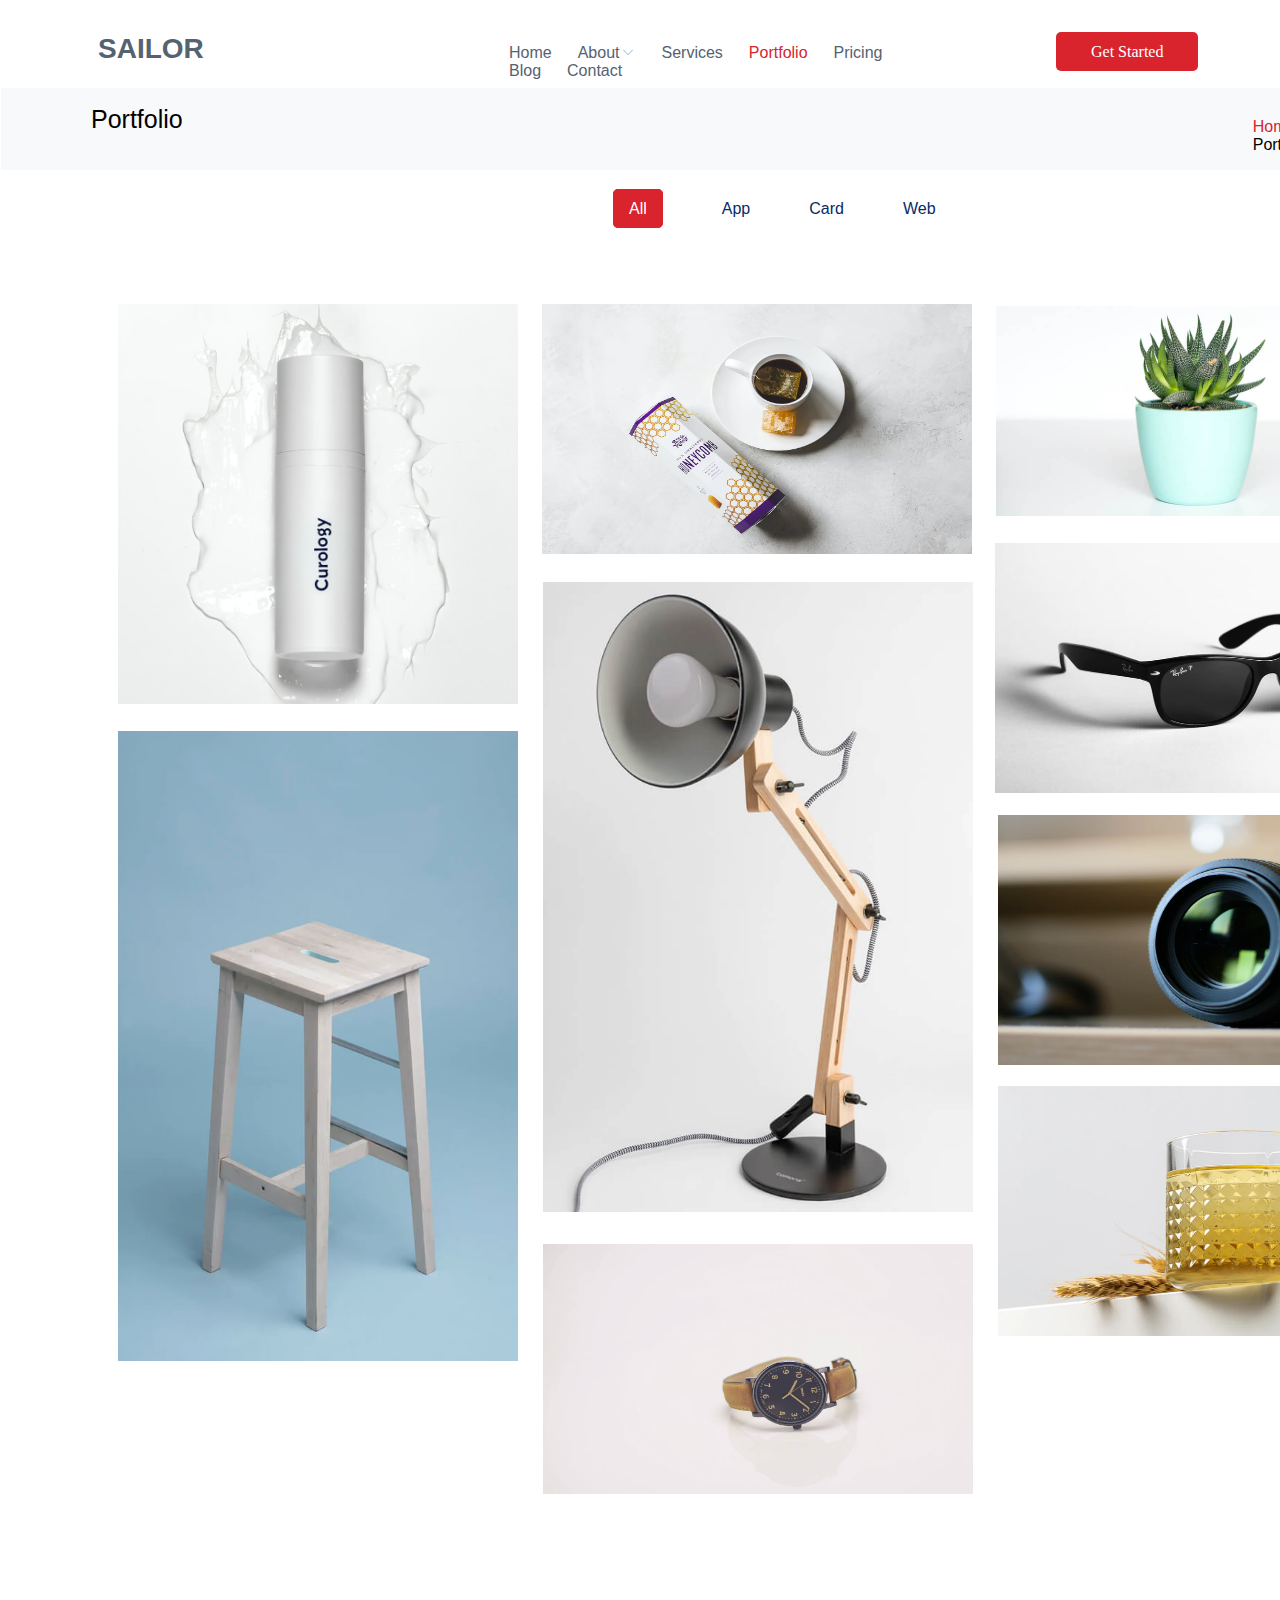
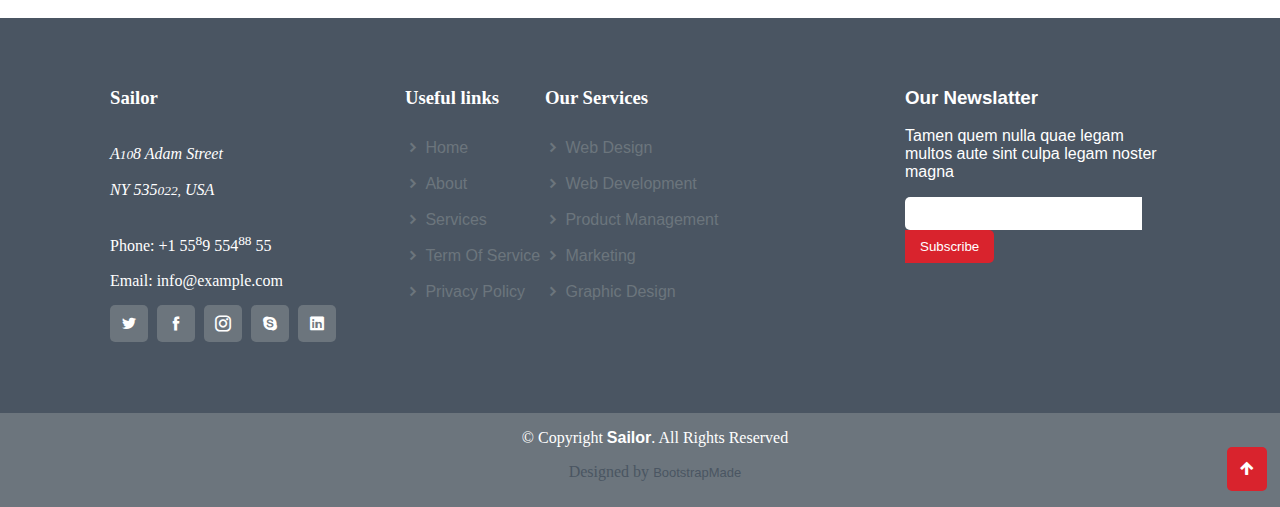
<file: Portfolio/portfolio.html>
<!DOCTYPE html>
<html>
    <head>
        <title>Portfolio</title>
        <link href="css/portfolio.css" rel="stylesheet">
        <link href="icofont/icofont.min.css" rel="stylesheet">
        <link rel="stylesheet"
        href="https://fonts.googleapis.com/css2?family=Material+Symbols+Outlined:opsz,wght,FILL,GRAD@20..48,100..700,0..1,-50..200" />
    </head>
<body>
    <section class="clearfix">
        <div class="flex1">
            <h1><a href="file:///C:/Web%20Design%20Pro/practice.html#"  class="head">SAILOR</a></h1>
        </div>
        <div class="flex2">
            <ul class="menu">
                <li><a href="file:///C:/Web%20Design%20Pro/practice.html#">Home</a></li>
                <li class="dropdown"><a href="#">About<i class="icofont-thin-down"></i></a>
                    <ul class="dropdown-content">
                        <li><a href="file:///C:/Web%20Design%20Pro/about/index.html#">About</a></li>
                        <li><a href="file:///C:/Web%20Design%20Pro/team/team.html#">Team</a></li>
                        <li><a href="file:///C:/Web%20Design%20Pro/Testimonials/testimonial.html#">Testimonial</a></li>
                        <li class="dropdown2"><a href="#">Deep Drop Down<i class="icofont-thin-right icon2"></i></a>
                            <ul class="dropdown-content2">
                                <li><a href="#">Deep Drop Down 1</a></li>
                                <li><a href="#">Deep Drop Down 2</a></li>
                                <li><a href="#">Deep Drop Down 3</a></li>
                                <li><a href="#">Deep Drop Down 4</a></li>
                                <li><a href="#">Deep Drop Down 5</a></li>
                            </ul>
                        </li>
                    </ul>
                </li>
                <li><a href="file:///C:/Web%20Design%20Pro/Services/services.html#">Services</a></li>
                <li><a href="file:///C:/Web%20Design%20Pro/Portfolio/portfolio.html" class="active">Portfolio</a></li>
                <li><a href="file:///C:/Web%20Design%20Pro/Pricing/pricing.html">Pricing</a></li>
                <li><a href="file:///C:/Web%20Design%20Pro/Blog/blog.html#">Blog</a></li>
                <li><a href="file:///C:/Web%20Design%20Pro/contact/contact.html#">Contact</a></li>
            </ul>
        </div>
        <div class="flex1 abc">
            <a href="#" class="btn">Get Started</a>
        </div>
    </section>

    <!--Section End-->

    <section class="clearfix mlr-80 bcg">
        <h1 class="head1">Portfolio</h1>
        <p class="right"><a href="file:///C:/Web%20Design%20Pro/practice.html#" class="header">Home</a> / Portfolio</p>
    </section>

        <!-----------------Section end----------------->

    <section class="clearfix mlr-80">
        <div class="flex2">
            <ul class="row">
                <li><a href="#" class="active">All</a></li>
                <li><a href="#">App</a></li>
                <li><a href="#">Card</a></li>
                <li><a href="#">Web</a></li>
            </ul>
        </div>
    </section>

    <!-----------------Section end----------------->

    <section class="clearfix mlr-80">
        <div class="flex1">
            <img src="img/portfolio-1.jpg" class="Portfolio">
            <img src="img/portfolio-2.jpg" class="Portfolio1">
            <img src="img/portfolio-3.jpg" class="Portfolio2">
            <img src="img/portfolio-4.jpg" class="Portfolio3">
            <img src="img/portfolio-5.jpg" class="Portfolio4">
            <img src="img/portfolio-6.jpg" class="Portfolio5">
            <img src="img/portfolio-7.jpg" class="Portfolio6">
            <img src="img/portfolio-8.jpg" class="Portfolio7">
            <img src="img/portfolio-9.jpg" class="Portfolio8">
        </div>
    </section>

    <!--Section-End-->
                
    <section class="clearfix mlr-80 bcg1">
        <div class="flex1">
            <h3 style="color: white;">Sailor</h3><br>
            <address style="color: white;">A<small>10</small>8 Adam Street
            </address><br>
            <address style="color: white;">NY 535<small>022,</small> USA
            </address><br>
            <p style="color: white;">Phone: +1 55<sup>8</sup>9 554<sup>88</sup> 55</p>
            <p style="margin-bottom: 25px; color: #fff;">Email: info@example.com</p>
                <a href="#" class="social-links"><i class="icofont-twitter"></i></a>
                <a href="#" class="social-links"><i class="icofont-facebook"></i></a>
                <a href="#" class="social-links"><i class="icofont-instagram"></i></a>
                <a href="#" class="social-links"><i class="icofont-skype"></i></a>
                <a href="#" class="social-links"><i class="icofont-linkedin"></i></a>   
        </div>
        <div class="flex2 clearfix">
            <div class="flex1 footer-right">
                <h3 style="color: white;">Useful links</h3>
                <ul class="footer">
                    <i class="icofont-simple-right"></i> Home <br><br>
                    <i class="icofont-simple-right"></i> About <br><br>
                    <i class="icofont-simple-right"></i> Services <br><br>
                    <i class="icofont-simple-right"></i> Term Of Service<br><br>
                    <i class="icofont-simple-right"></i> Privacy Policy
                </ul>
            </div>
            <div class="flex1 footer-right1">
                <h3 style="color: white;">Our Services</h3>
                <ul class="footer">
                    <i class="icofont-simple-right"></i> Web Design <br><br>
                    <i class="icofont-simple-right"></i> Web Development <br><br>
                    <i class="icofont-simple-right"></i> Product Management <br><br>
                    <i class="icofont-simple-right"></i> Marketing <br><br>
                    <i class="icofont-simple-right"></i> Graphic Design
                </ul>
            </div>
        </div>
        <div class="flex1">
            <div class="footer-left">
                <h3>Our Newslatter</h3>
                <p>Tamen quem nulla quae legam multos aute sint culpa legam noster magna</p>
                <form>
                    <input type="email" name="email" class="footer-form"><input type="submit" value="Subscribe" class="submit">
                  </form>
            </div>   
        </div>
    </section>

    <!---------Section End--------->

    <section class="clearfix mlr-80 bcg2">
        <div class="copyright">
            <p>© Copyright <span class="highlight">Sailor</span>. All Rights Reserved</p>
            <p style="color: #4a5562;">Designed by <a href="#" class="sailor">BootstrapMade</a></p>
        </div>
        <a href="#" class="arrow-up"><i class="icofont-arrow-up"></i></a>
    </section>
</body>
</html>
</file>
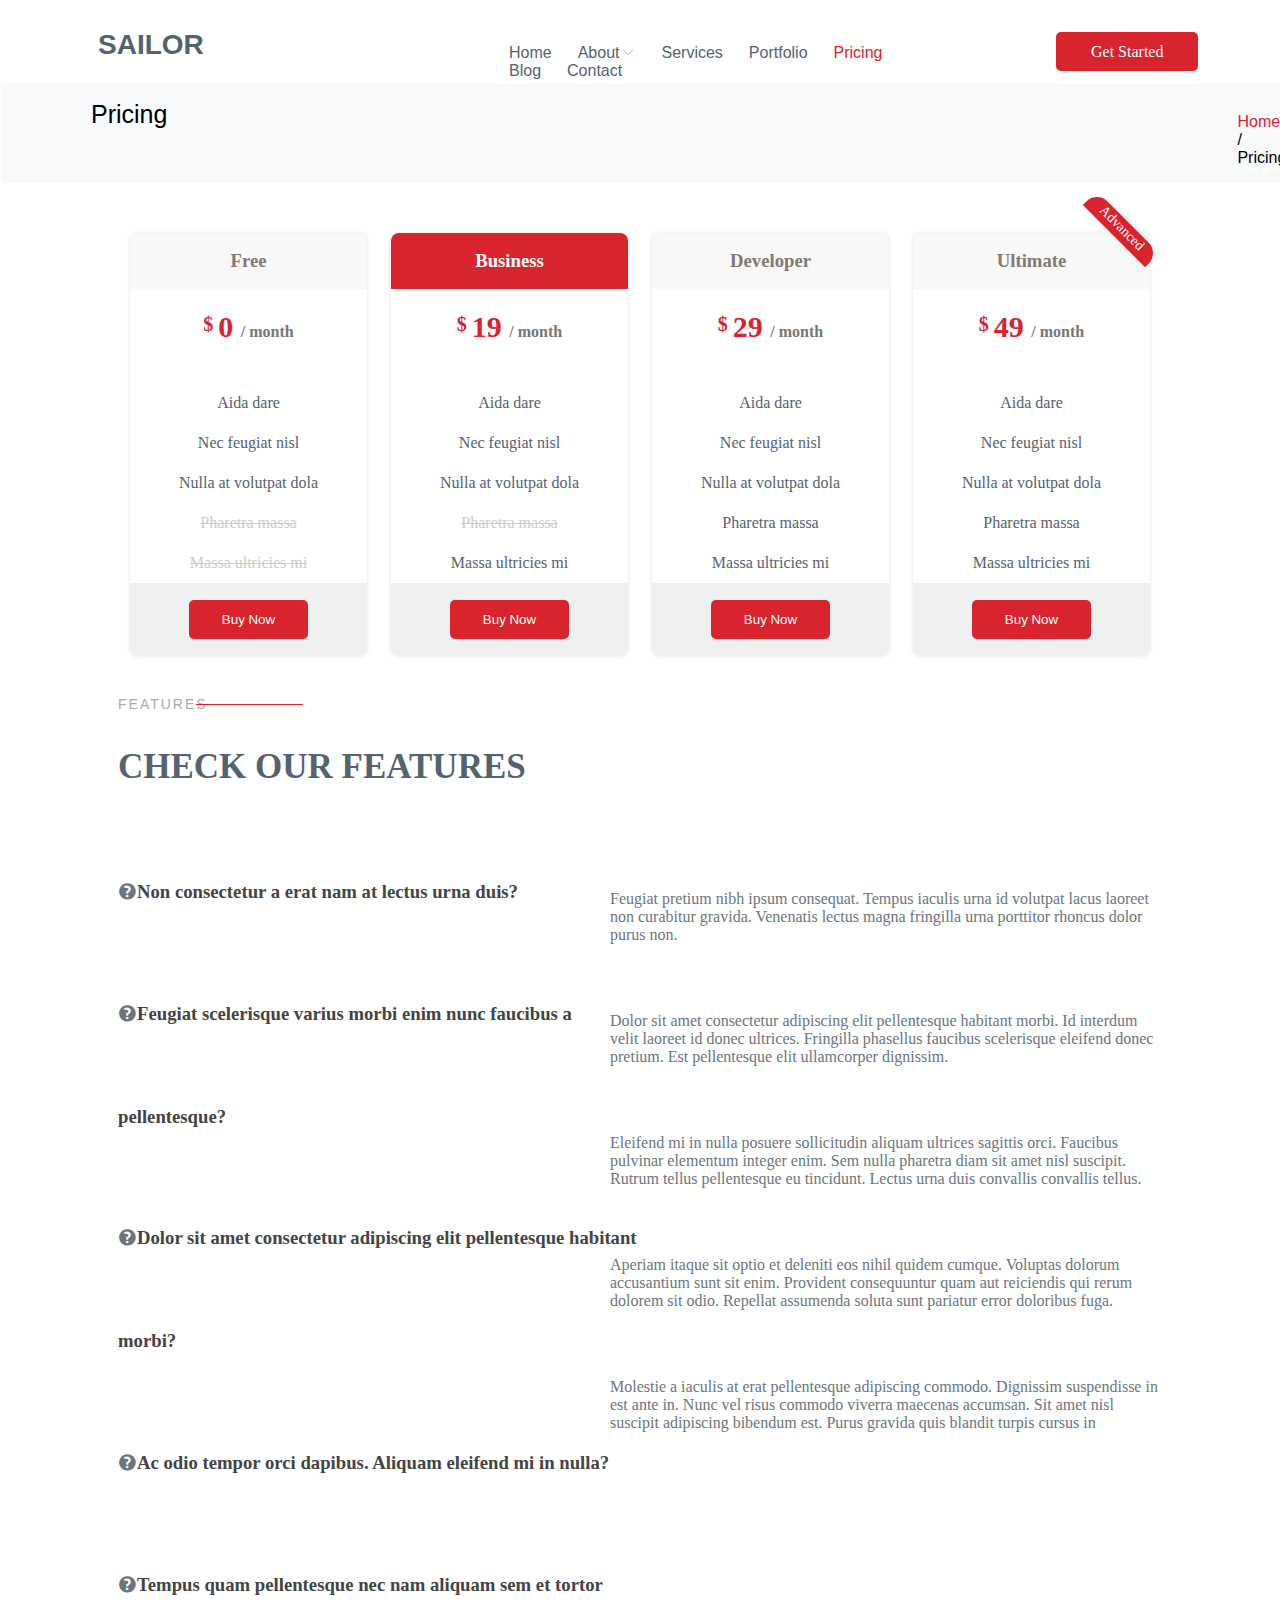
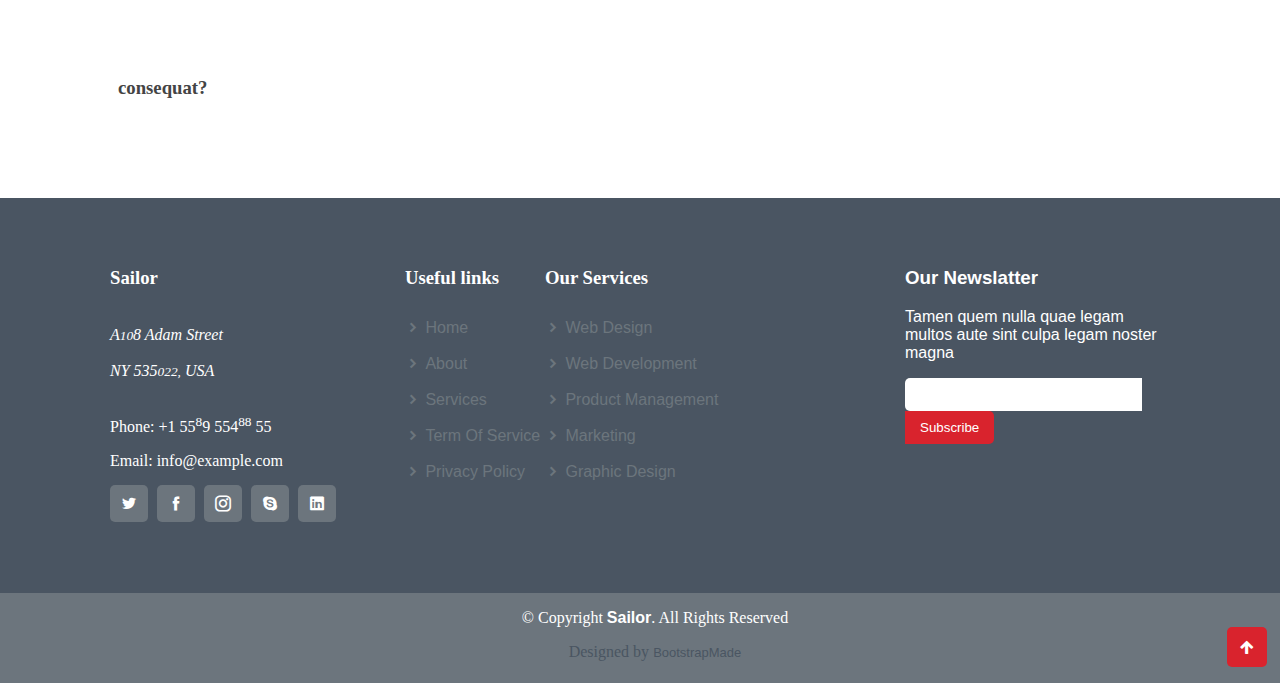
<file: Pricing/pricing.html>
<!DOCTYPE htm>
<html>
    <head>
        <title>Pricing</title>
        <link href="css/pricing.css" rel="stylesheet">
        <link href="icofont/icofont.min.css" rel="stylesheet">
        <link rel="stylesheet"
        href="https://fonts.googleapis.com/css2?family=Material+Symbols+Outlined:opsz,wght,FILL,GRAD@20..48,100..700,0..1,-50..200" />
    </head>
<body>
    <section class="clearfix">
        <div class="flex1">
            <h1><a href="file:///C:/Web%20Design%20Pro/practice.html#"  class="head">SAILOR</a></h1>
        </div>
        <div class="flex2">
            <ul class="menu">
                <li><a href="file:///C:/Web%20Design%20Pro/practice.html#">Home</a></li>
                <li class="dropdown"><a href="#">About<i class="icofont-thin-down"></i></a>
                    <ul class="dropdown-content">
                        <li><a href="file:///C:/Web%20Design%20Pro/about/index.html#">About</a></li>
                        <li><a href="file:///C:/Web%20Design%20Pro/team/team.html#">Team</a></li>
                        <li><a href="file:///C:/Web%20Design%20Pro/Testimonials/testimonial.html#">Testimonial</a></li>
                        <li class="dropdown2"><a href="#">Deep Drop Down<i class="icofont-thin-right icon2"></i></a>
                            <ul class="dropdown-content2">
                                <li><a href="#">Deep Drop Down 1</a></li>
                                <li><a href="#">Deep Drop Down 2</a></li>
                                <li><a href="#">Deep Drop Down 3</a></li>
                                <li><a href="#">Deep Drop Down 4</a></li>
                                <li><a href="#">Deep Drop Down 5</a></li>
                            </ul>
                        </li>
                    </ul>
                </li>
                <li><a href="file:///C:/Web%20Design%20Pro/Services/services.html#">Services</a></li>
                <li><a href="file:///C:/Web%20Design%20Pro/Portfolio/portfolio.html">Portfolio</a></li>
                <li><a href="file:///C:/Web%20Design%20Pro/Pricing/pricing.html" class="active">Pricing</a></li>
                <li><a href="file:///C:/Web%20Design%20Pro/Blog/blog.html#">Blog</a></li>
                <li><a href="file:///C:/Web%20Design%20Pro/contact/contact.html#">Contact</a></li>
            </ul>
        </div>
        <div class="flex1 abc">
            <a href="#" class="btn">Get Started</a>
        </div>
    </section>

    <!--Section End-->

    <section class="clearfix mlr-80 bcg">
        <h1 class="head1">Pricing</h1>
        <p class="right"><a href="file:///C:/Web%20Design%20Pro/practice.html#" class="header">Home</a> / Pricing</p>
    </section>

        <!-----------------Section end----------------->

        <section class="clearfix mlr-80">
            <div class="flex1 box">
				<h3 class="price-head">Free</h3>
				<h4><sup style="color: #d9232d; font-size: 20px;"> $ </sup><span class="pricing-tag"> 0 </span><span style="color: #777777;">/ month</span></h4>
                <ul class="menu-bar">
                    <li>Aida dare</li>
                    <li>Nec feugiat nisl</li>
                    <li>Nulla at volutpat dola</li>
                    <li><del class="price-clr">Pharetra massa</del></li>
                    <li><del class="price-clr">Massa ultricies mi</del></li>
                </ul>
				<div class="price-btn"><button class="btn1">Buy Now</button></div>
			</div>
            <div class="flex1 box">
                <h3 class="price-head1">Business</h3>
                <h4><sup style="color: #d9232d; font-size: 20px;"> $ </sup><span class="pricing-tag"> 19 </span><span style="color: #777777;">/ month</span></h4>
                <ul class="menu-bar">
                    <li>Aida dare</li>
                    <li>Nec feugiat nisl</li>
                    <li>Nulla at volutpat dola</li>
                    <li><del class="price-clr">Pharetra massa</del></li>
                    <li>Massa ultricies mi</li>
                </ul>
                <div class="price-btn"><button class="btn1">Buy Now</button></div>
            </div>
            <div class="flex1 box">
                <h3 class="price-head">Developer</h3>
                <h4><sup style="color: #d9232d; font-size: 20px;"> $ </sup><span class="pricing-tag"> 29 </span><span style="color: #777777;">/ month</span></h4>
                <ul class="menu-bar">
                    <li>Aida dare</li>
                    <li>Nec feugiat nisl</li>
                    <li>Nulla at volutpat dola</li>
                    <li>Pharetra massa</li>
                    <li>Massa ultricies mi</li>
                </ul>
                <div class="price-btn"><button class="btn1">Buy Now</button></div>
            </div>
            <div class="flex1 box">
                <span class="advanced">Advanced</span>
                <h3 class="price-head">Ultimate</h3>
                <h4><sup style="color: #d9232d; font-size: 20px;"> $ </sup><span class="pricing-tag"> 49 </span><span style="color: #777777;">/ month</span></h4>
                <ul class="menu-bar">
                    <li>Aida dare</li>
                    <li>Nec feugiat nisl</li>
                    <li>Nulla at volutpat dola</li>
                    <li>Pharetra massa</li>
                    <li>Massa ultricies mi</li>
                </ul>
                <div class="price-btn"><button class="btn1">Buy Now</button></div>
            </div>
        </section>


        <!------------------------Section End--------------------------->


                <section class="clearfix mlr-80">
                    <div class="flex1">
                        <h4 class="header2">FEATURES</h4>
                        <p class="paragraph3">CHECK OUR FEATURES</p>
                        <div class="section-title"></div>   
                    </div>
                </section>


         <!------------------------Section End--------------------------->

         <section class="clearfix mlr-80">
            <div class="flex2">
                <h3 class="peice-content"><i class="icofont-question-circle price-icon"></i>Non consectetur a erat nam at lectus urna duis?</h3>
                <h3 class="peice-content"><i class="icofont-question-circle price-icon"></i>Feugiat scelerisque varius morbi enim nunc faucibus a pellentesque?</h3>
                <h3 class="peice-content"><i class="icofont-question-circle price-icon"></i>Dolor sit amet consectetur adipiscing elit pellentesque habitant morbi?</h3>
                <h3 class="peice-content"><i class="icofont-question-circle price-icon"></i>Ac odio tempor orci dapibus. Aliquam eleifend mi in nulla?</h3>
                <h3 class="peice-content"><i class="icofont-question-circle price-icon"></i>Tempus quam pellentesque nec nam aliquam sem et tortor consequat?</h3>
            </div>
            <div class="flex2">
                <p class="peice-content1">Feugiat pretium nibh ipsum consequat. Tempus iaculis urna id volutpat lacus laoreet non curabitur gravida. Venenatis lectus
                    magna fringilla urna porttitor rhoncus dolor purus non.</p>
                <p class="peice-content1">Dolor sit amet consectetur adipiscing elit pellentesque habitant morbi. Id interdum velit laoreet id donec ultrices. Fringilla
                    phasellus faucibus scelerisque eleifend donec pretium. Est pellentesque elit ullamcorper dignissim.</p>
                <p class="peice-content1">Eleifend mi in nulla posuere sollicitudin aliquam ultrices sagittis orci. Faucibus pulvinar elementum integer enim. Sem
                    nulla pharetra diam sit amet nisl suscipit. Rutrum tellus pellentesque eu tincidunt. Lectus urna duis convallis convallis tellus.</p>
                <p class="peice-content1">Aperiam itaque sit optio et deleniti eos nihil quidem cumque. Voluptas dolorum accusantium sunt sit enim. Provident consequuntur quam aut reiciendis qui rerum dolorem
                    sit odio. Repellat assumenda soluta sunt pariatur error doloribus fuga.</p>  
                <p class="peice-content1">Molestie a iaculis at erat pellentesque adipiscing commodo. Dignissim suspendisse in est ante in. Nunc vel risus commodo viverra maecenas accumsan. Sit amet nisl 
                    suscipit adipiscing bibendum est. Purus gravida quis blandit turpis cursus in</p>  
            </div>
         </section>


         <!-------------------Section End------------------>
         <section class="clearfix mlr-80 bcg1">
            <div class="flex1">
                <h3 style="color: white;">Sailor</h3><br>
                <address style="color: white;">A<small>10</small>8 Adam Street
                </address><br>
                <address style="color: white;">NY 535<small>022,</small> USA
                </address><br>
                <p style="color: white;">Phone: +1 55<sup>8</sup>9 554<sup>88</sup> 55</p>
                <p style="margin-bottom: 25px; color: #fff;">Email: info@example.com</p>
                    <a href="#" class="social-links"><i class="icofont-twitter"></i></a>
                    <a href="#" class="social-links"><i class="icofont-facebook"></i></a>
                    <a href="#" class="social-links"><i class="icofont-instagram"></i></a>
                    <a href="#" class="social-links"><i class="icofont-skype"></i></a>
                    <a href="#" class="social-links"><i class="icofont-linkedin"></i></a>   
            </div>
            <div class="flex2 clearfix">
                <div class="flex1 footer-right">
                    <h3 style="color: white;">Useful links</h3>
                    <ul class="footer">
                        <i class="icofont-simple-right"></i> Home <br><br>
                        <i class="icofont-simple-right"></i> About <br><br>
                        <i class="icofont-simple-right"></i> Services <br><br>
                        <i class="icofont-simple-right"></i> Term Of Service<br><br>
                        <i class="icofont-simple-right"></i> Privacy Policy
                    </ul>
                </div>
                <div class="flex1 footer-right1">
                    <h3 style="color: white;">Our Services</h3>
                    <ul class="footer">
                        <i class="icofont-simple-right"></i> Web Design <br><br>
                        <i class="icofont-simple-right"></i> Web Development <br><br>
                        <i class="icofont-simple-right"></i> Product Management <br><br>
                        <i class="icofont-simple-right"></i> Marketing <br><br>
                        <i class="icofont-simple-right"></i> Graphic Design
                    </ul>
                </div>
            </div>
            <div class="flex1">
                <div class="footer-left">
                    <h3>Our Newslatter</h3>
                    <p>Tamen quem nulla quae legam multos aute sint culpa legam noster magna</p>
                    <form>
                        <input type="email" name="email" class="footer-form"><input type="submit" value="Subscribe" class="submit">
                      </form>
                </div>   
            </div>
        </section>
    
        <!---------Section End--------->
    
        <section class="clearfix mlr-80 bcg2">
            <div class="copyright">
                <p>© Copyright <span class="highlight">Sailor</span>. All Rights Reserved</p>
                <p style="color: #4a5562;">Designed by <a href="#" class="sailor">BootstrapMade</a></p>
            </div>
            <a href="#" class="arrow-up"><i class="icofont-arrow-up"></i></a>
        </section>
</body>
</html>
</file>
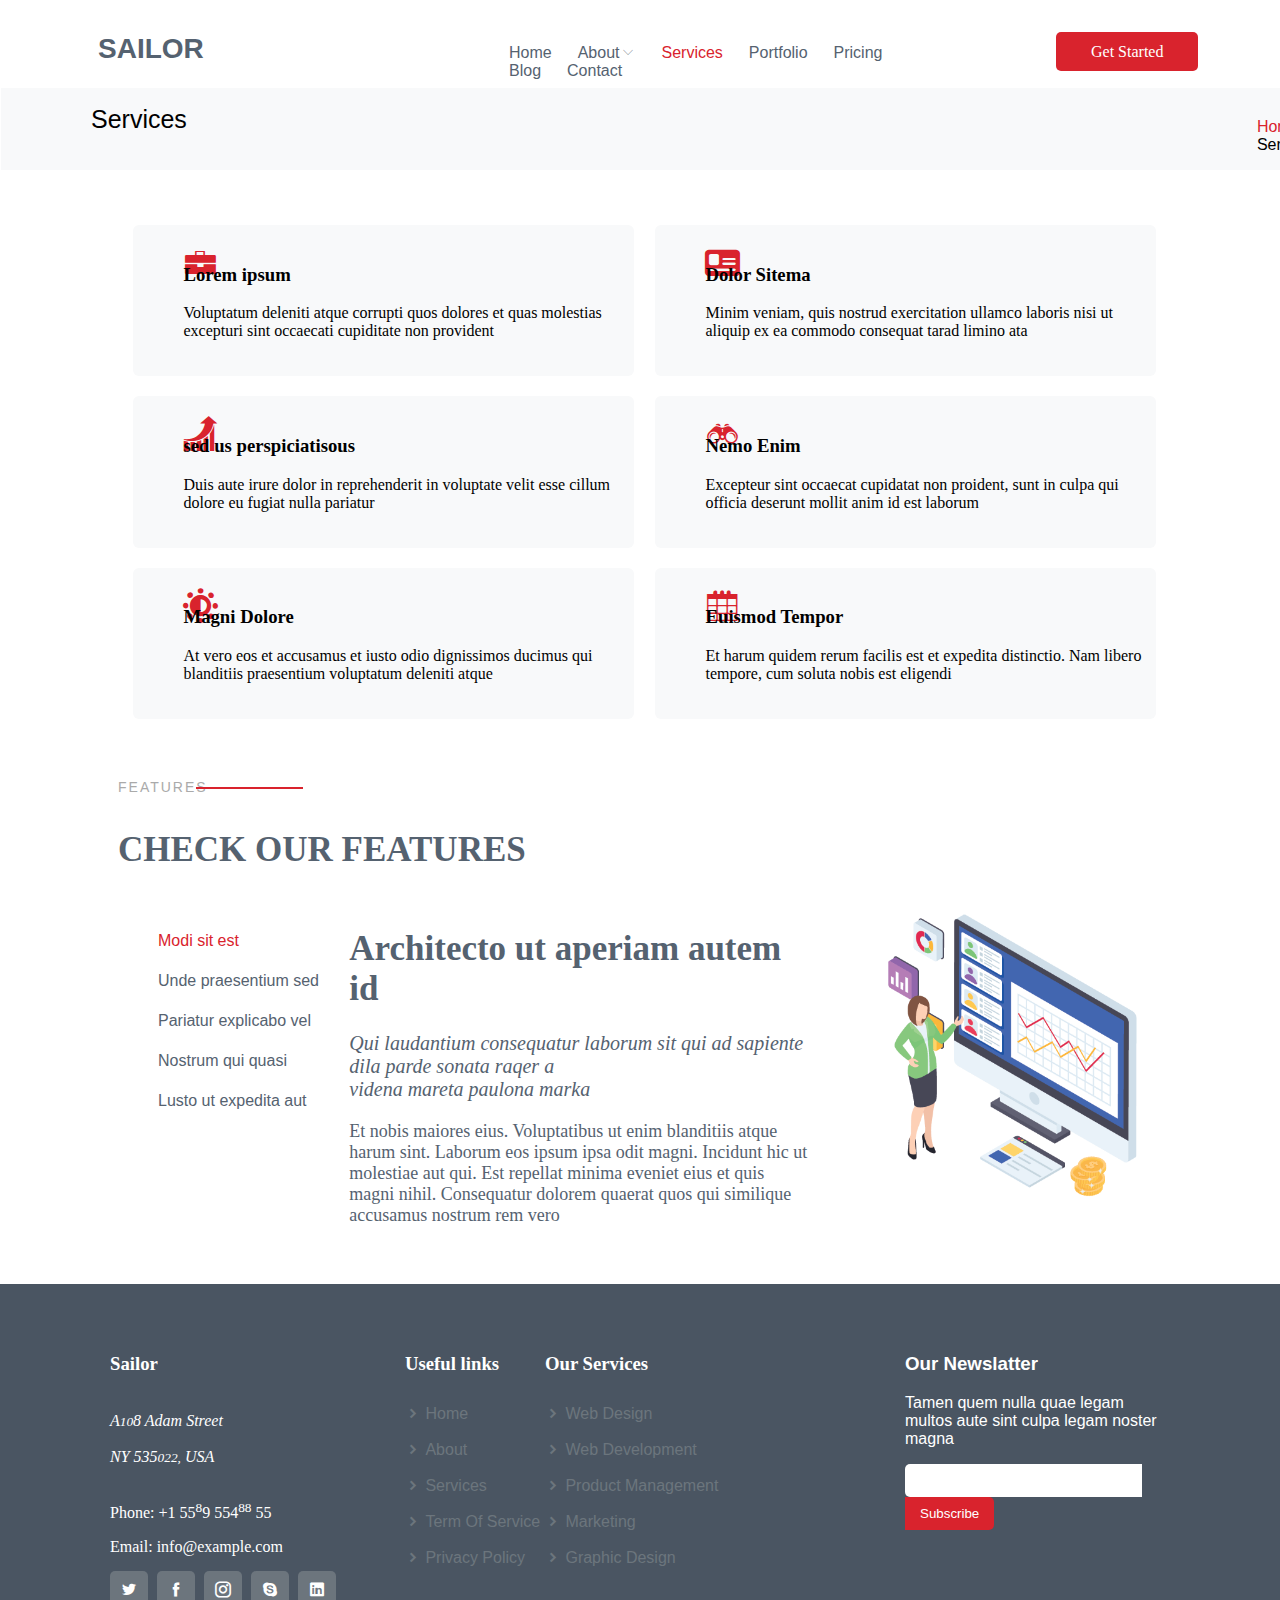
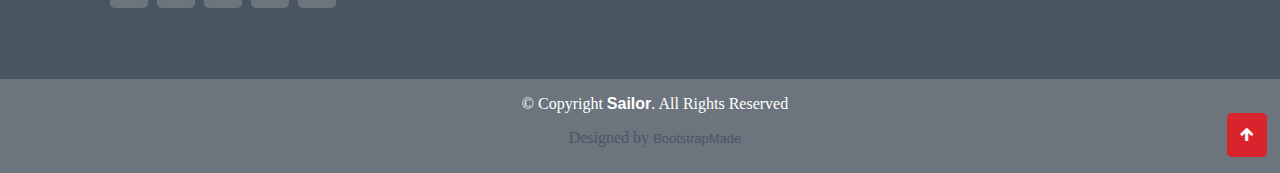
<file: Services/services.html>
<!DOCTYPE html>
<html>
<head>
    <title>Services</title>
    <link href="css/services.css" rel="stylesheet">
    <link href="icofont/icofont.min.css" rel="stylesheet">
    <link rel="stylesheet"
        href="https://fonts.googleapis.com/css2?family=Material+Symbols+Outlined:opsz,wght,FILL,GRAD@20..48,100..700,0..1,-50..200" />
</head>
<body>
    <section class="clearfix">
        <div class="flex1">
            <h1><a href="file:///C:/Web%20Design%20Pro/practice.html#"  class="head">SAILOR</a></h1>
        </div>
        <div class="flex2">
            <ul class="menu">
                <li><a href="file:///C:/Web%20Design%20Pro/practice.html#">Home</a></li>
                <li class="dropdown"><a href="#">About<i class="icofont-thin-down"></i></a>
                    <ul class="dropdown-content">
                        <li><a href="file:///C:/Web%20Design%20Pro/about/index.html#">About</a></li>
                        <li><a href="file:///C:/Web%20Design%20Pro/team/team.html#">Team</a></li>
                        <li><a href="file:///C:/Web%20Design%20Pro/Testimonials/testimonial.html#">Testimonial</a></li>
                        <li class="dropdown2"><a href="#">Deep Drop Down<i class="icofont-thin-right icon2"></i></a>
                            <ul class="dropdown-content2">
                                <li><a href="#">Deep Drop Down 1</a></li>
                                <li><a href="#">Deep Drop Down 2</a></li>
                                <li><a href="#">Deep Drop Down 3</a></li>
                                <li><a href="#">Deep Drop Down 4</a></li>
                                <li><a href="#">Deep Drop Down 5</a></li>
                            </ul>
                        </li>
                    </ul>
                </li>
                <li><a href="file:///C:/Web%20Design%20Pro/Services/services.html#" class="active">Services</a></li>
                <li><a href="file:///C:/Web%20Design%20Pro/Portfolio/portfolio.html">Portfolio</a></li>
                <li><a href="file:///C:/Web%20Design%20Pro/Pricing/pricing.html">Pricing</a></li>
                <li><a href="file:///C:/Web%20Design%20Pro/Blog/blog.html#">Blog</a></li>
                <li><a href="file:///C:/Web%20Design%20Pro/contact/contact.html#">Contact</a></li>
            </ul>
        </div>
        <div class="flex1 abc">
            <a href="#" class="btn">Get Started</a>
        </div>
    </section>

    <!--Section End-->

    <section class="clearfix mlr-80 bcg">
        <h1 class="head1">Services</h1>
        <p class="right"><a href="file:///C:/Web%20Design%20Pro/practice.html#" class="header">Home</a> / Services</p>
    </section>

        <!--------------Section End--------------->


    <section class="clearfix mlr-80">
        <div class="flex2">
            <div class="clearfix mlr-25">
                <div class="flex1">
                    <i class="icofont-briefcase icon4"></i>
                </div>
                <div class="flex1">
                    <h3 class="service">Lorem ipsum</h3>
                    <p class="service">Voluptatum deleniti atque corrupti quos dolores et quas molestias excepturi sint
                        occaecati cupiditate non provident </p>
                </div>
            </div>
            <div class="clearfix mlr-25">
                <div class="flex1">
                    <i class="icofont-chart-histogram-alt icon4"></i>
                </div>
                <div class="flex1">
                    <h3 class="service">sed us perspiciatisous</h3>
                    <p class="service">Duis aute irure dolor in reprehenderit in voluptate velit esse cillum dolore eu
                        fugiat nulla pariatur
                    </p>
                </div>
            </div>
            <div class="clearfix mlr-25">
                <div class="flex1">
                    <i class="icofont-ui-brightness icon4"></i>
                </div>
                <div class="flex1">
                    <h3 class="service">Magni Dolore</h3>
                    <p class="service">At vero eos et accusamus et iusto odio dignissimos ducimus qui blanditiis
                        praesentium voluptatum deleniti atque
                    </p>
                </div>
            </div>
        </div>
        <div class="flex2">
            <div class="clearfix mlr-25">
                <div class="flex1">
                    <i class="icofont-ui-v-card icon4"></i>
                </div>
                <div class="flex1">
                    <h3 class="service">Dolor Sitema</h3>
                    <p class="service">Minim veniam, quis nostrud exercitation ullamco laboris nisi ut aliquip ex ea
                        commodo consequat tarad limino ata
                    </p>
                </div>
            </div>
            <div class="clearfix mlr-25">
                <div class="flex1">
                    <i class="icofont-binoculars icon4"></i>
                </div>
                <div class="flex1">
                    <h3 class="service">Nemo Enim</h3>
                    <p class="service">Excepteur sint occaecat cupidatat non proident, sunt in culpa qui officia
                        deserunt mollit anim id est laborum
                    </p>
                </div>
            </div>
            <div class="clearfix mlr-25">
                <div class="flex1">
                    <i class="icofont-calendar icon4"></i>
                </div>
                <div class="flex1">
                    <h3 class="service">Euismod Tempor</h3>
                    <p class="service">Et harum quidem rerum facilis est et expedita distinctio. Nam libero tempore, cum
                        soluta nobis est eligendi
                    </p>
                </div>
            </div>
        </div>
    </section>


        <!--------------Section End--------------->


    <section class="clearfix mlr-80">
        <div class="flex1">
            <h4 class="header2">FEATURES</h4>
            <p class="paragraph3">CHECK OUR FEATURES</p>
            <div class="section-title"></div>   
        </div>
    </section>

    <!--------------Section End--------------->

    <section class="clearfix mlr-80">
        <div class="flex1">
            <ul class="nav-item">
                <li><a href="#" class="active">Modi sit est</a></li>
                <li><a href="#">Unde praesentium sed</a></li>
                <li><a href="#">Pariatur explicabo vel</a></li>
                <li><a href="#">Nostrum qui quasi</a></li>
                <li><a href="#">Lusto ut expedita aut</a></li>
            </ul>
        </div>
        <div class="flex2">
            <div class="section-title1"></div>
            <h1 class="paragraph3">Architecto ut aperiam autem id</h1>
            <p class="italic">Qui laudantium consequatur laborum sit qui ad sapiente dila parde sonata raqer a<br> videna mareta paulona marka</p>
            <p class="text-chnage">Et nobis maiores eius. Voluptatibus ut enim blanditiis atque harum sint. Laborum eos ipsum ipsa odit magni. Incidunt hic ut molestiae aut qui. Est repellat minima eveniet eius et quis magni nihil. Consequatur dolorem quaerat quos qui similique accusamus nostrum rem vero
            </p>
        </div>
        <div class="flex1">
            <img src="img/features-1.png" class="img-fluid">
        </div>
    </section>

    <!--Section-End-->
                
    <section class="clearfix mlr-80 bcg1">
        <div class="flex1">
            <h3 style="color: white;">Sailor</h3><br>
            <address style="color: white;">A<small>10</small>8 Adam Street
            </address><br>
            <address style="color: white;">NY 535<small>022,</small> USA
            </address><br>
            <p style="color: white;">Phone: +1 55<sup>8</sup>9 554<sup>88</sup> 55</p>
            <p style="margin-bottom: 25px; color: #fff;">Email: info@example.com</p>
                <a href="#" class="social-links"><i class="icofont-twitter"></i></a>
                <a href="#" class="social-links"><i class="icofont-facebook"></i></a>
                <a href="#" class="social-links"><i class="icofont-instagram"></i></a>
                <a href="#" class="social-links"><i class="icofont-skype"></i></a>
                <a href="#" class="social-links"><i class="icofont-linkedin"></i></a>   
        </div>
        <div class="flex2 clearfix">
            <div class="flex1 footer-right">
                <h3 style="color: white;">Useful links</h3>
                <ul class="footer">
                    <i class="icofont-simple-right"></i> Home <br><br>
                    <i class="icofont-simple-right"></i> About <br><br>
                    <i class="icofont-simple-right"></i> Services <br><br>
                    <i class="icofont-simple-right"></i> Term Of Service<br><br>
                    <i class="icofont-simple-right"></i> Privacy Policy
                </ul>
            </div>
            <div class="flex1 footer-right1">
                <h3 style="color: white;">Our Services</h3>
                <ul class="footer">
                    <i class="icofont-simple-right"></i> Web Design <br><br>
                    <i class="icofont-simple-right"></i> Web Development <br><br>
                    <i class="icofont-simple-right"></i> Product Management <br><br>
                    <i class="icofont-simple-right"></i> Marketing <br><br>
                    <i class="icofont-simple-right"></i> Graphic Design
                </ul>
            </div>
        </div>
        <div class="flex1">
            <div class="footer-left">
                <h3>Our Newslatter</h3>
                <p>Tamen quem nulla quae legam multos aute sint culpa legam noster magna</p>
                <form>
                    <input type="email" name="email" class="footer-form"><input type="submit" value="Subscribe" class="submit">
                  </form>
            </div>   
        </div>
    </section>

    <!---------Section End--------->

    <section class="clearfix mlr-80 bcg2">
        <div class="copyright">
            <p>© Copyright <span class="highlight">Sailor</span>. All Rights Reserved</p>
            <p style="color: #4a5562;">Designed by <a href="#" class="sailor">BootstrapMade</a></p>
        </div>
        <a href="#" class="arrow-up"><i class="icofont-arrow-up"></i></a>
    </section>
</body>
</html>
</file>
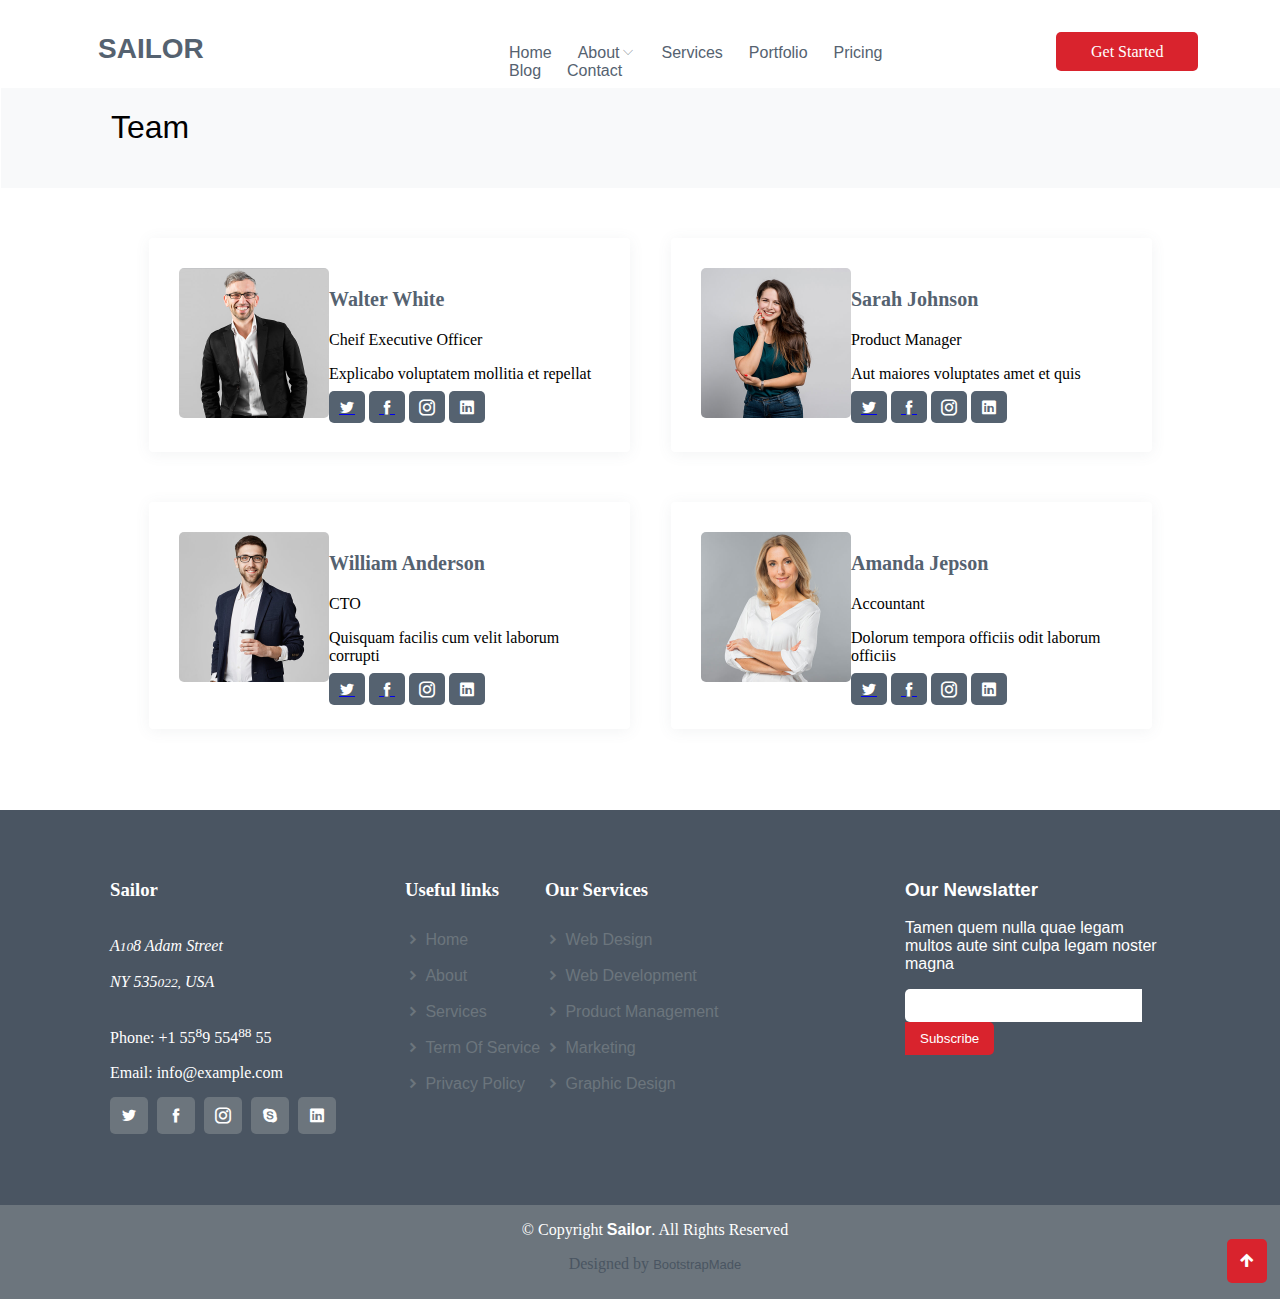
<file: team/team.html>
<!DOCTYPE html>
<html>
    <head>
        <title>Team</title>
        <link href="css/team.css" rel="stylesheet">
        <link href="icofont/icofont.min.css" rel="stylesheet">
    <link rel="stylesheet"
        href="https://fonts.googleapis.com/css2?family=Material+Symbols+Outlined:opsz,wght,FILL,GRAD@20..48,100..700,0..1,-50..200" />
    </head>
<body>
    <section class="clearfix">
        <div class="flex1">
            <h1><a href="file:///C:/Web%20Design%20Pro/practice.html#"  class="head">SAILOR</a></h1>
        </div>
        <div class="flex2">
            <ul class="menu">
                <li><a href="file:///C:/Web%20Design%20Pro/practice.html#">Home</a></li>
                <li class="dropdown"><a href="#">About<i class="icofont-thin-down"></i></a>
                    <ul class="dropdown-content">
                        <li><a href="file:///C:/Web%20Design%20Pro/about/index.html#">About</a></li>
                        <li><a href="file:///C:/Web%20Design%20Pro/team/team.html#" class="active">Team</a></li>
                        <li><a href="file:///C:/Web%20Design%20Pro/Testimonials/testimonial.html#">Testimonial</a></li>
                        <li class="dropdown2"><a href="#">Deep Drop Down<i class="icofont-thin-right icon2"></i></a>
                           <ul class="dropdown-content2">
                            <li><a href="#">Deep Drop Down 1</a></li>
                            <li><a href="#">Deep Drop Down 2</a></li>
                            <li><a href="#">Deep Drop Down 3</a></li>
                            <li><a href="#">Deep Drop Down 4</a></li>
                            <li><a href="#">Deep Drop Down 5</a></li>
                           </ul> 
                        </li>
                    </ul>
                </li>
                <li><a href="file:///C:/Web%20Design%20Pro/Services/services.html#">Services</a></li>
                <li><a href="file:///C:/Web%20Design%20Pro/Portfolio/portfolio.html">Portfolio</a></li>
                <li><a href="file:///C:/Web%20Design%20Pro/Pricing/pricing.html">Pricing</a></li>
                <li><a href="file:///C:/Web%20Design%20Pro/Blog/blog.html#">Blog</a></li>
                <li><a href="file:///C:/Web%20Design%20Pro/contact/contact.html#">Contact</a></li>
            </ul>
        </div>
        <div class="flex1 abc">
            <a href="#" class="btn">Get Started</a>
        </div>
    </section>

            <!--Section End-->

            <section class="clearfix mlr-80 bcg">
                <h1 class="head1">Team</h1>
                    <p class="right"><a href="file:///C:/Web%20Design%20Pro/practice.html#" class="header">Home</a> / Team</p>
            </section>

            <!---------Section End--------->

            <section class="clearfix mlr-80">
                <div class="flex2">
                    <div class="clearfix mlr-25">
                        <div class="flex1">
                            <img src="img/team-1.jpg" class="img-tag">
                        </div>
                        <div class="flex2">
                            <h3 class="team-member">Walter White</h3>
                            <p>Cheif Executive Officer</p>
                            <p>Explicabo voluptatem mollitia et repellat</p>
                                <div>
                                    <a href="#"><i class="icofont-twitter twitter"></i></a>
                                    <a href="#"><i class="icofont-facebook twitter"></i></a>
                                    <a href="#" target="_blank"><i class="icofont-instagram twitter"></i></a>
                                    <a href="#"><i class="icofont-linkedin twitter"></i></a>
                                </div>
                        </div>
                    </div>
                    <div class="clearfix mlr-25">
                        <div class="flex1">
                            <img src="img/team-3.jpg" class="img-tag">
                        </div>
                        <div class="flex2">
                            <h3 class="team-member">William Anderson</h3>
                            <p>CTO</p>
                            <p>Quisquam facilis cum velit laborum corrupti</p>
                                <div>
                                    <a href="#"><i class="icofont-twitter twitter"></i></a>
                                    <a href="#"><i class="icofont-facebook twitter"></i></a>
                                    <a href="#" target="_blank"><i class="icofont-instagram twitter"></i></a>
                                    <a href="#"><i class="icofont-linkedin twitter"></i></a>
                                </div>
                        </div>
                    </div>
                </div>
                <div class="flex2">
                    <div class="clearfix mlr-25">
                        <div class="flex1">
                            <img src="img/team-2.jpg" class="img-tag">
                        </div>
                        <div class="flex2">
                            <h3 class="team-member">Sarah Johnson</h3>
                            <p>Product Manager</p>
                            <p>Aut maiores voluptates amet et quis</p>
                                <div>
                                    <a href="#"><i class="icofont-twitter twitter"></i></a>
                                    <a href="#"><i class="icofont-facebook twitter"></i></a>
                                    <a href="#" target="_blank"><i class="icofont-instagram twitter"></i></a>
                                    <a href="#"><i class="icofont-linkedin twitter"></i></a>
                                </div>
                        </div>
                    </div>
                    <div class="clearfix mlr-25">
                        <div class="flex1">
                            <img src="img/team-4.jpg" class="img-tag">
                        </div>
                        <div class="flex2">
                            <h3 class="team-member">Amanda Jepson</h3>
                            <p>Accountant</p>
                            <p>Dolorum tempora officiis odit laborum officiis</p>
                                <div>
                                    <a href="#"><i class="icofont-twitter twitter"></i></a>
                                    <a href="#"><i class="icofont-facebook twitter"></i></a>
                                    <a href="#" target="_blank"><i class="icofont-instagram twitter"></i></a>
                                    <a href="#"><i class="icofont-linkedin twitter"></i></a>
                                </div>
                        </div>
                    </div>
                </div>
            </section>

            <!--Section-End-->
                
            <section class="clearfix mlr-80 bcg1">
                <div class="flex1">
                    <h3 style="color: white;">Sailor</h3><br>
                    <address style="color: white;">A<small>10</small>8 Adam Street
                    </address><br>
                    <address style="color: white;">NY 535<small>022,</small> USA
                    </address><br>
                    <p style="color: white;">Phone: +1 55<sup>8</sup>9 554<sup>88</sup> 55</p>
                    <p style="margin-bottom: 25px; color: #fff;">Email: info@example.com</p>
                        <a href="#" class="social-links"><i class="icofont-twitter"></i></a>
                        <a href="#" class="social-links"><i class="icofont-facebook"></i></a>
                        <a href="#" class="social-links"><i class="icofont-instagram"></i></a>
                        <a href="#" class="social-links"><i class="icofont-skype"></i></a>
                        <a href="#" class="social-links"><i class="icofont-linkedin"></i></a>   
                </div>
                <div class="flex2 clearfix">
                    <div class="flex1 footer-right">
                        <h3 style="color: white;">Useful links</h3>
                        <ul class="footer">
                            <i class="icofont-simple-right"></i> Home <br><br>
                            <i class="icofont-simple-right"></i> About <br><br>
                            <i class="icofont-simple-right"></i> Services <br><br>
                            <i class="icofont-simple-right"></i> Term Of Service<br><br>
                            <i class="icofont-simple-right"></i> Privacy Policy
                        </ul>
                    </div>
                    <div class="flex1 footer-right1">
                        <h3 style="color: white;">Our Services</h3>
                        <ul class="footer">
                            <i class="icofont-simple-right"></i> Web Design <br><br>
                            <i class="icofont-simple-right"></i> Web Development <br><br>
                            <i class="icofont-simple-right"></i> Product Management <br><br>
                            <i class="icofont-simple-right"></i> Marketing <br><br>
                            <i class="icofont-simple-right"></i> Graphic Design
                        </ul>
                    </div>
                </div>
                <div class="flex1">
                    <div class="footer-left">
                        <h3>Our Newslatter</h3>
                        <p>Tamen quem nulla quae legam multos aute sint culpa legam noster magna</p>
                        <form>
                            <input type="email" name="email" class="footer-form"><input type="submit" value="Subscribe" class="submit">
                          </form>
                    </div>   
                </div>
            </section>
        
            <!-----------------Third end----------------->
        
            <section class="clearfix mlr-80 bcg2">
                <div class="copyright">
                    <p>© Copyright <span class="highlight">Sailor</span>. All Rights Reserved</p>
                    <p style="color: #4a5562;">Designed by <a href="#" class="sailor">BootstrapMade</a></p>
                </div>
                <a href="#" class="arrow-up"><i class="icofont-arrow-up"></i></a>
            </section>
</body>
</html>
</file>
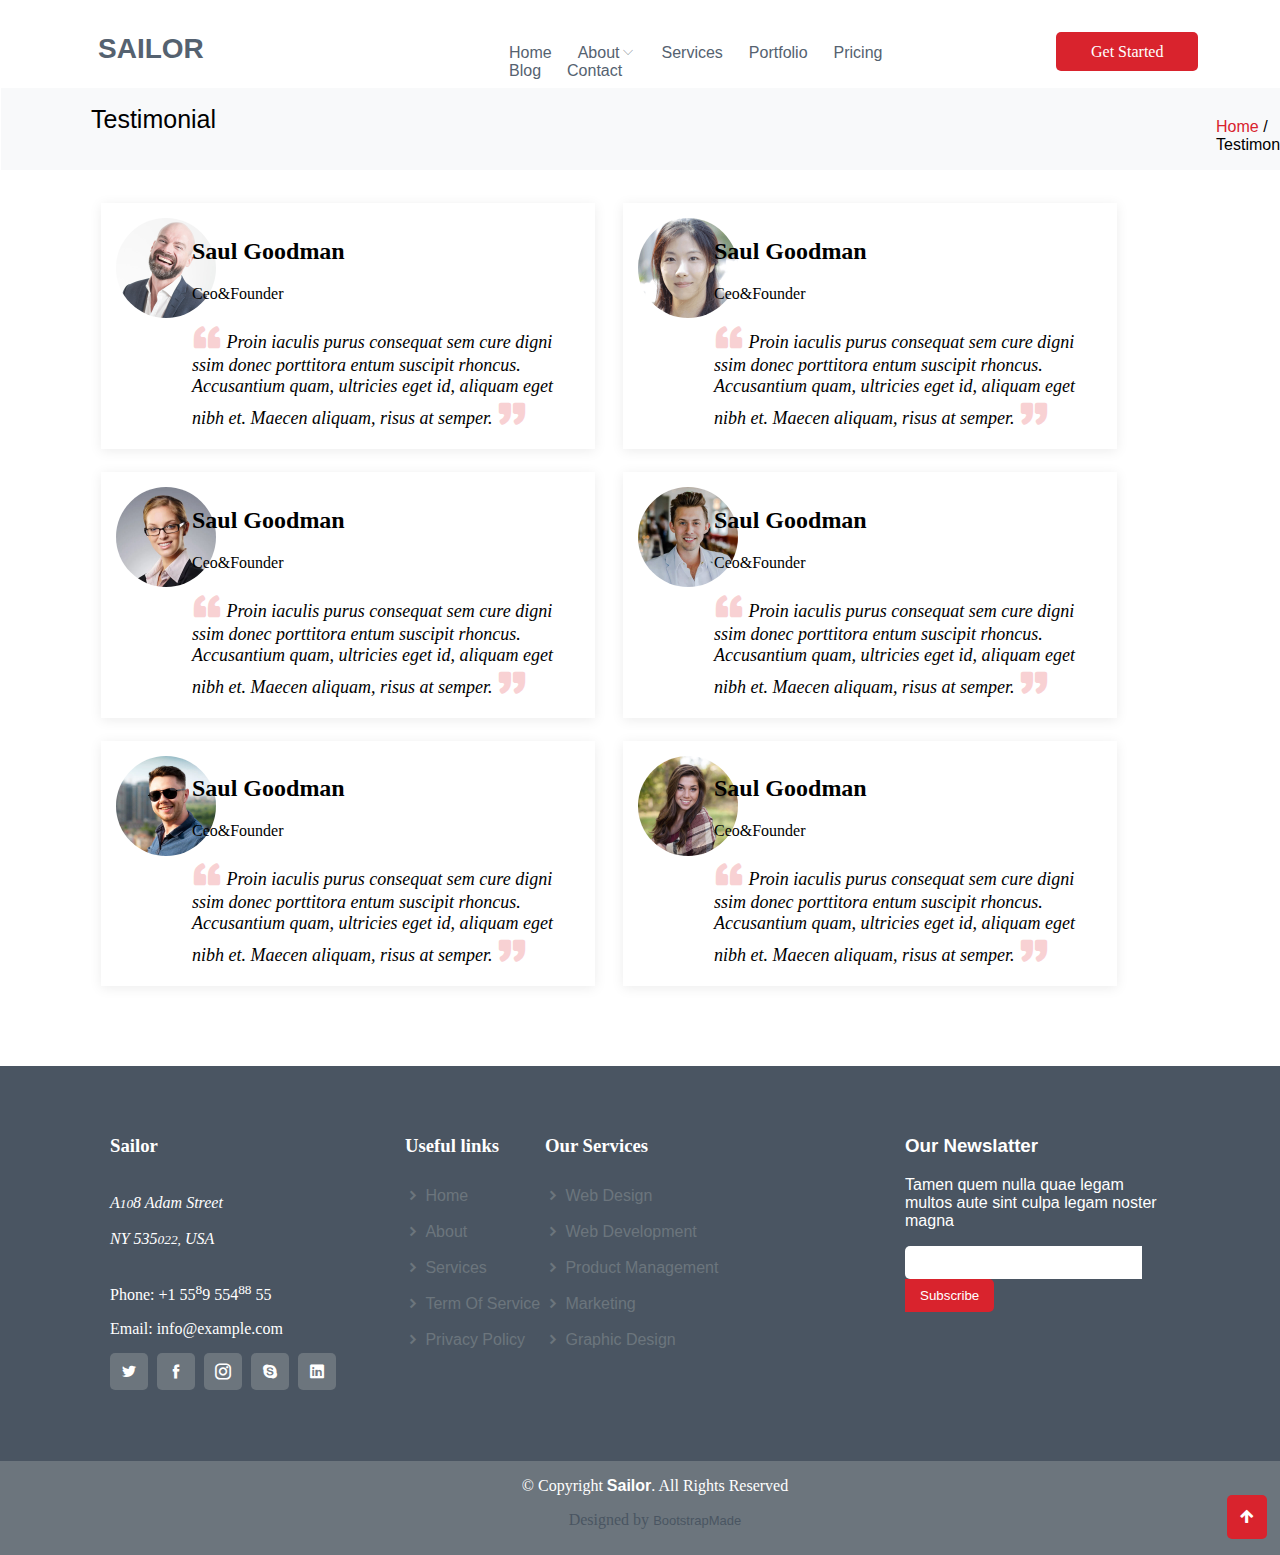
<file: Testimonials/testimonial.html>
<!DOCTYPE html>
<html>
<head>
    <title>Testimonial</title>
    <link href="css/testimonial.css" rel="stylesheet">
    <link href="icofont/icofont.min.css" rel="stylesheet">
    <link rel="stylesheet"
        href="https://fonts.googleapis.com/css2?family=Material+Symbols+Outlined:opsz,wght,FILL,GRAD@20..48,100..700,0..1,-50..200" />
</head>
<body>
    <section class="clearfix">
        <div class="flex1">
            <h1><a href="file:///C:/Web%20Design%20Pro/practice.html#"  class="head">SAILOR</a></h1>
        </div>
        <div class="flex2">
            <ul class="menu">
                <li><a href="file:///C:/Web%20Design%20Pro/practice.html#">Home</a></li>
                <li class="dropdown"><a href="#">About<i class="icofont-thin-down"></i></a>
                    <ul class="dropdown-content">
                        <li><a href="file:///C:/Web%20Design%20Pro/about/index.html#">About</a></li>
                        <li><a href="file:///C:/Web%20Design%20Pro/team/team.html#">Team</a></li>
                        <li><a href="file:///C:/Web%20Design%20Pro/Testimonials/testimonial.html#" class="active">Testimonial</a></li>
                        <li class="dropdown2"><a href="#">Deep Drop Down<i class="icofont-thin-right icon2"></i></a>
                            <ul class="dropdown-content2">
                                <li><a href="#">Deep Drop Down 1</a></li>
                                <li><a href="#">Deep Drop Down 2</a></li>
                                <li><a href="#">Deep Drop Down 3</a></li>
                                <li><a href="#">Deep Drop Down 4</a></li>
                                <li><a href="#">Deep Drop Down 5</a></li>
                            </ul>
                        </li>
                    </ul>
                </li>
                <li><a href="file:///C:/Web%20Design%20Pro/Services/services.html#">Services</a></li>
                <li><a href="file:///C:/Web%20Design%20Pro/Portfolio/portfolio.html">Portfolio</a></li>
                <li><a href="file:///C:/Web%20Design%20Pro/Pricing/pricing.html">Pricing</a></li>
                <li><a href="file:///C:/Web%20Design%20Pro/Blog/blog.html#">Blog</a></li>
                <li><a href="file:///C:/Web%20Design%20Pro/contact/contact.html#">Contact</a></li>
            </ul>
        </div>
        <div class="flex1 abc">
            <a href="#" class="btn">Get Started</a>
        </div>
    </section>

    <!--Section End-->

    <section class="clearfix mlr-80 bcg">
        <h1 class="head1">Testimonial</h1>
        <p class="right"><a href="file:///C:/Web%20Design%20Pro/practice.html#" class="header">Home</a> / Testimonial</p>
    </section>

    <!---------Section End--------->

    <section class="clearfix mlr-80">
        <div class="flex2">
            <div class="clearfix mlr-25">
                <div class="flex1">
                    <img src="img/testimonials-1.jpg" class="img-tag">
                </div>
                <div class="flex2">
                    <h2 class="testimonial-team">Saul Goodman</h2>
                    <p class="testimonial-team">Ceo&Founder</p>
                    <p class="testimonial-content testimonial-team"><span class="quotation-color"><i
                                class="icofont-quote-left"></i></span> Proin iaculis purus consequat sem cure digni ssim
                        donec porttitora entum suscipit rhoncus. Accusantium quam, ultricies eget id, aliquam eget nibh
                        et. Maecen aliquam, risus at semper. <span class="quotation-color"><i
                                class="icofont-quote-right"></i></span></p>
                </div>
            </div>
            <div class="clearfix mlr-25">
                <div class="flex1">
                    <img src="img/testimonials-3.jpg" class="img-tag">
                </div>
                <div class="flex2">
                    <h2 class="testimonial-team">Saul Goodman</h2>
                    <p class="testimonial-team">Ceo&Founder</p>
                    <p class="testimonial-content testimonial-team"><span class="quotation-color"><i
                                class="icofont-quote-left"></i></span> Proin iaculis purus consequat sem cure digni ssim
                        donec porttitora entum suscipit rhoncus. Accusantium quam, ultricies eget id, aliquam eget nibh
                        et. Maecen aliquam, risus at semper. <span class="quotation-color"><i
                                class="icofont-quote-right"></i></span></p>
                </div>
            </div>
            <div class="clearfix mlr-25">
                <div class="flex1">
                    <img src="img/testimonials-5.jpg" class="img-tag">
                </div>
                <div class="flex2">
                    <h2 class="testimonial-team">Saul Goodman</h2>
                    <p class="testimonial-team">Ceo&Founder</p>
                    <p class="testimonial-content testimonial-team"><span class="quotation-color"><i
                                class="icofont-quote-left"></i></span> Proin iaculis purus consequat sem cure digni ssim
                        donec porttitora entum suscipit rhoncus. Accusantium quam, ultricies eget id, aliquam eget nibh
                        et. Maecen aliquam, risus at semper. <span class="quotation-color"><i
                                class="icofont-quote-right"></i></span></p>
                </div>
            </div>
        </div>
        <div class="flex2">
            <div class="clearfix mlr-25">
                <div class="flex1">
                    <img src="img/testimonials-2.jpg" class="img-tag">
                </div>
                <div class="flex2">
                    <h2 class="testimonial-team">Saul Goodman</h2>
                    <p class="testimonial-team">Ceo&Founder</p>
                    <p class="testimonial-content testimonial-team"><span class="quotation-color"><i
                                class="icofont-quote-left"></i></span> Proin iaculis purus consequat sem cure digni ssim
                        donec porttitora entum suscipit rhoncus. Accusantium quam, ultricies eget id, aliquam eget nibh
                        et. Maecen aliquam, risus at semper. <span class="quotation-color"><i
                                class="icofont-quote-right"></i></span></p>
                </div>
            </div>
            <div class="clearfix mlr-25">
                <div class="flex1">
                    <img src="img/testimonials-4.jpg" class="img-tag">
                </div>
                <div class="flex2">
                    <h2 class="testimonial-team">Saul Goodman</h2>
                    <p class="testimonial-team">Ceo&Founder</p>
                    <p class="testimonial-content testimonial-team"><span class="quotation-color"><i
                                class="icofont-quote-left"></i></span> Proin iaculis purus consequat sem cure digni ssim
                        donec porttitora entum suscipit rhoncus. Accusantium quam, ultricies eget id, aliquam eget nibh
                        et. Maecen aliquam, risus at semper. <span class="quotation-color"><i
                                class="icofont-quote-right"></i></span></p>
                </div>
            </div>
            <div class="clearfix mlr-25">
                <div class="flex1">
                    <img src="img/testimonials-6.jpg" class="img-tag">
                </div>
                <div class="flex2">
                    <h2 class="testimonial-team">Saul Goodman</h2>
                    <p class="testimonial-team">Ceo&Founder</p>
                    <p class="testimonial-content testimonial-team"><span class="quotation-color"><i
                                class="icofont-quote-left"></i></span> Proin iaculis purus consequat sem cure digni ssim
                        donec porttitora entum suscipit rhoncus. Accusantium quam, ultricies eget id, aliquam eget nibh
                        et. Maecen aliquam, risus at semper. <span class="quotation-color"><i
                                class="icofont-quote-right"></i></span></p>
                </div>
            </div>
        </div>
    </section>


    <!--Section-End-->
                
    <section class="clearfix mlr-80 bcg1">
        <div class="flex1">
            <h3 style="color: white;">Sailor</h3><br>
            <address style="color: white;">A<small>10</small>8 Adam Street
            </address><br>
            <address style="color: white;">NY 535<small>022,</small> USA
            </address><br>
            <p style="color: white;">Phone: +1 55<sup>8</sup>9 554<sup>88</sup> 55</p>
            <p style="margin-bottom: 25px; color: #fff;">Email: info@example.com</p>
                <a href="#" class="social-links"><i class="icofont-twitter"></i></a>
                <a href="#" class="social-links"><i class="icofont-facebook"></i></a>
                <a href="#" class="social-links"><i class="icofont-instagram"></i></a>
                <a href="#" class="social-links"><i class="icofont-skype"></i></a>
                <a href="#" class="social-links"><i class="icofont-linkedin"></i></a>   
        </div>
        <div class="flex2 clearfix">
            <div class="flex1 footer-right">
                <h3 style="color: white;">Useful links</h3>
                <ul class="footer">
                    <i class="icofont-simple-right"></i> Home <br><br>
                    <i class="icofont-simple-right"></i> About <br><br>
                    <i class="icofont-simple-right"></i> Services <br><br>
                    <i class="icofont-simple-right"></i> Term Of Service<br><br>
                    <i class="icofont-simple-right"></i> Privacy Policy
                </ul>
            </div>
            <div class="flex1 footer-right1">
                <h3 style="color: white;">Our Services</h3>
                <ul class="footer">
                    <i class="icofont-simple-right"></i> Web Design <br><br>
                    <i class="icofont-simple-right"></i> Web Development <br><br>
                    <i class="icofont-simple-right"></i> Product Management <br><br>
                    <i class="icofont-simple-right"></i> Marketing <br><br>
                    <i class="icofont-simple-right"></i> Graphic Design
                </ul>
            </div>
        </div>
        <div class="flex1">
            <div class="footer-left">
                <h3>Our Newslatter</h3>
                <p>Tamen quem nulla quae legam multos aute sint culpa legam noster magna</p>
                <form>
                    <input type="email" name="email" class="footer-form"><input type="submit" value="Subscribe" class="submit">
                  </form>
            </div>   
        </div>
    </section>

    <!---------Section End--------->

    <section class="clearfix mlr-80 bcg2">
        <div class="copyright">
            <p>© Copyright <span class="highlight">Sailor</span>. All Rights Reserved</p>
            <p style="color: #4a5562;">Designed by <a href="#" class="sailor">BootstrapMade</a></p>
        </div>
        <a href="#" class="arrow-up"><i class="icofont-arrow-up"></i></a>
    </section>
</body>
</html>
</file>
<file: css/style.css>
.{
    margin: 0px;
    padding: 0px;
}
.clearfix{
    display: flex;
}
.flex1{
    flex: 1;
}
.flex2{
    flex: 2;
}
.flex3{
    flex: 3;
}
.mlr-80{
    padding: 0px 110px;
}
.pos{
    position: sticky;
    top: 0px;
    right: 0px;
    left: 0px;
    background-color: #fff; 
}
.head{
    color: #000;
    margin-left: 90px;
    font-size: 28px;
    font-family: "raleway", sans-serif;
}
.logo{
    display: inline-block;
    position: absolute;
    left: 96px;
    top: 25px;
    font-size: 33px;
    color: #556270;
    font-family: "raleway", sans-serif;
}
.navbar{
    display: block;
    margin: 17px 0px 0px 501px;
}
.menu{
    display: inline-block;
}
.menu li{
    display: inline-block;
    padding: 3px 8px 0px 0px;
    margin: 0px 0px 2px 10px;
}
.menu li a{
    color: #556270;
    text-decoration: none;
    font-family: "raleway", sans-serif;
    margin: 0px 10px 0px 0px;
}
.menu li a:hover, .menu li a.active{
    color: #d9232d;
}
.btn{
    display: inline-block;
    position: absolute;
    right:140px;
    top: 25px;
}
.btn1{
    color: #fff;
    padding: 10px 35px;
    background: #d9232d;
    border: none;
    border-radius: 5px;
    cursor: pointer;
}
.dropdown{
    display: none;
}
.navbar ul li:hover .dropdown{
    display: block;
    position: absolute;
    margin-left: -48px;
    background-color: #fff;
    width:240px;
    padding: 0px 0px 0px 0px;
}
.navbar ul li:hover .dropdown ul li{
    display: block;
    margin: 5px;
    padding: 10px;
    background-color: white;
}
.img{
    height: 645px;
    width: 1519px;
    margin: 20px 0px 0px -17px;
    padding: 0px 0px 0px 9px;
}
.icon{
    color: #052c65;
    margin-left: 2px;
}
.icon2{
    margin-left: 20px;
}
.dropdown2{
    display: none;
}
.dropdown ul li:hover .dropdown2{
    display: block;
    position: absolute;
    top: 150px;
    left: 187px;
    right: -200px;
    background-color: #fff;
}
.head{
    font-size: 55px;
    color: aliceblue;
    margin-top: -400px;
    text-align: center;
}
.para{
    font-size: 20px;
    color: aliceblue;
    text-align: center;
}
.btn2{
    color:#fff;
    margin-left: 670px;
    background-color: #d9232d;
    border: none;
    border-radius: 5px;
    padding: 10px 35px;
    cursor: pointer;
}
.head2{
    font-size: 50px;
    color: #444444;
    margin-top: 250px;
    font-family: "Raleway", sans-serif;   
}
.para2{
    font-size: 20px;
    margin-left: 100px;
    color: #444444;
    line-height: 1.5;
    font-family: "Raleway", sans-serif;
    margin-bottom: 180px;
}
.para3{
    color: #444444;
    margin-top: 250px;
    font-size: 18px;
    font-family: "Raleway", sans-serif;
    margin-right: 50px;
}
.icon3{
    color: #d9232d;
}
.second-sec{
    color: #444444;
    font-size: large;
}
.content{
    color: #444444;
    font-size: large;
}
.img-tag{
    height:110px;
    width:244px;
    margin: 0px 0px 0px -4px;
    background-color: #f8f9fa;
    margin-bottom: 52px;
}
.icon4{
    color: #d9232d;
    font-size: 35px;
    margin: 0px 0px 0px 50px;
}
.mlr-25{
    background-color: #f8f9fa;
    border-radius: 6px;
    margin: 15px 15px;
    padding: 20px 0px;
}
.service{
    margin-left: -200px;
}
.row{
    list-style-type: none;
    display: block;
    margin-left: 400px;
    margin-top: 70px;
}
.row li{
    display: inline-block;
}
.row li a{
    text-decoration: none;
    color: #052c65;
    margin-left: 40px;
    font-family: raleway, sans-serif;
}
.row li .active{
    color: #fff;
    background-color: #d9232d;
    border: 1px solid #d9232d;
    padding: 10px 15px;
    border-radius: 5px;
}
.row li a:hover{
    background-color: #d9232d;
    color: #fff;
    padding: 10px 15px;
    border-radius: 5px;
}
.Portfolio{
    margin-top: 70px;
    height: 400px;
    width: 400px;
}
.Portfolio1{
    height: 250px;
    width: 430px;
    margin-bottom: 150px;
    margin-left: 20px;
}
.Portfolio2{
    height: 210px;
    width: 400px;
    margin-bottom: 188px;
    margin-left: 20px;
}
.Portfolio3{
    height: 250px;
    width: 400px;
    margin: -165px 0px 0px 877px;
}
.Portfolio4{
    height: 630px;
    width: 430px;
    margin: -215px 0px 0px 425px;
}
.Portfolio5{
    height: 630px;
    width: 400px;
    margin: -485px 750px 0px 0px;
}
.Portfolio6{
    height: 250px;
    width: 430px;
    margin: -550px 0px 400px 880px;
}
.Portfolio7{
    height: 250px;
    width: 430px;
    margin: -383px 0px 300px 880px;
}
.Portfolio8{
    height: 250px;
    width: 430px;
    margin: -550px 0px 160px 425px;
}
.bcg1{
    background-color: #4a5562;
    margin: -100px -8px 0px -8px;
    padding-bottom: 80px;
    padding-top: 50px;
}
.social-links{
    color: #fff;
    background-color: #6c757d;
    border-radius: 5px;
    padding: 10px 11px;
    margin: 0px 5px 2px 0px;
    text-decoration: none;
}
.social-links:hover{
    background-color: #d9232d;
    color: #fff;
}
.footer-right{
    margin-left: 30px;
}
.footer{
    color: #6c757d;
    margin: 30px -40px;
    font-family: "Raleway", sans-serif;
}
.footer-right1{
    margin-right: 220px;
}
.footer-left{
    color: #fff;
    font-family: "raleway", sans-serif;
}
.footer-form{
    padding: 9px 30px;
    border-radius: 5px 0px 0px 5px;
    border: none;
}
.submit{
    background-color: #d9232d;
    color: #fff;
    padding: 9px 15px;
    border-radius: 0px 5px 5px 0px;
    border: none;
}
.bcg2{
    background-color: #6c757d;
    margin: 0px -8px -8px -8px;   
}
.copyright{
    text-align: center;
    margin-left: auto;
    margin-right: auto;
    color: #fff;
}
.highlight{
    font-weight: 600;
    font-family: "raleway", sans-serif;
}
.sailor{
    text-decoration: none;
    font-size: small;
    color: #4a5562;
    font-family: "raleway", sans-serif;
}
.sailor:hover{
    color: #fff;
}
.arrow-up{
    border-radius: 5px;
    background-color: #d9232d;
    color: #fff;
    padding: 9px 9px;
    margin: 34px -97px 16px 27px;
    font-size: 22px;
    text-decoration: none;
}
</file>
<file: about/css/about.css>
.{
    padding: 0px;
    margin: 0px;
}
.clearfix{
    display: flex;
}
.flex1{
    flex: 1;
}
.flex2{
    flex: 2;
}
.flex3{
    flex: 3;
}
.mlr-80{
    padding: 0px 110px;
}
.head{
    text-decoration: none;
    color: #556270;
    margin-left: 90px;
    font-size: 28px;
    font-family: "raleway", sans-serif;
}
.menu{
    list-style: none;
    margin: 36px 10px 0px 85px;
    padding: 0px 20px 0px 100px;
}
.menu li{
    display: inline;
}
.menu li a{
    display: inline-block;
    text-decoration: none;
    color: #556270;
    font-size: 16px;
    padding: 0px 22px 0px 0px;
    margin: 0px 0px 0px 0px;
    font-family: "raleway", sans-serif;
}
.menu li a.active{
    color: #d9232d;
}
.menu li a:hover{
    color: #d9232d;
}
.dropdown .dropdown-content{
    display: none;
    position: absolute;
    background-color: #fff;
    box-shadow: 0px 0px 30px rgba(127, 137, 161, 0.25);
    line-height: 2.5;   
    margin-left: 32px;
    font-family: "Raleway", sans-serif;
}
.dropdown .dropdown-content a{
    display: block;
}
.dropdown:hover .dropdown-content{
    display: block;
}
.dropdown2 .dropdown-content2{
    display: none;
    position: absolute;
    width: 170px;
    left:180px;
    top:120px;
    background-color: #fff;
    box-shadow: 0px 0px 30px rgba(127, 137, 161, 0.25);
    line-height: 2.5;
    font-family: "raleway", sans-serif;
}
.dropdown2 .dropdown-content2 a{
    display: block;
}
.dropdown2:hover .dropdown-content2{
    display: block;
}
.btn{
    color:#fff;
    background-color: #d9232d;
    padding: 11px 35px;
    border: none;
    text-decoration: none;
    border-radius: 5px;
    margin: 60px 0px 0px 100px;
}
.abc{
    margin-top: 35px;
}
.bcg{
    background-color: #f8f9fa;
    margin: 0px -8px 0px -7px;
}
.head1{
    font-size: 32px;
    font-family: "raleway", sans-serif;
    font-weight: 300;
}
.right{
    margin-left: 1099px;
    margin-top: 30px;
    font-family: "raleway", sans-serif;
}
.header{
    color: #d9232d;
    text-decoration: none;
}
.header1{
    color: #444444;
    font-size: 50px;
    font-family: "raleway", sans-serif;
    margin-left: 30px;
    margin-top: 50px;
}.paragraph{
    color: #444444;
    font-size: 25px;
    font-family: "raleway", sans-serif;
    margin-left: 30px;
    margin-top: -25px;
}
.paragraph2{
    margin-top: 55px;
    color: #444444;
    font-size: 18px;
}
.icon1{
    color: #d9232d;
}
.text{
    color: #444444;
    font-size: 18px;
}
.content{
    color: #444444;
    font-size: 18px;
    margin-top: 30px;
}
.section-title{
	content: "";
    position: absolute;
    display: block;
    width: 107px;
    height: 1px;
    background: #d9232d;
    left: calc(12% - 25px);
    margin: -118px 0px 0px 27px;
}
.paragraph3{
    color: #556270;
    font-weight: bold;
    font-size: 35px;
}
.header2{
    font-size: 14px;
    font-weight: 500;
    margin: 40px  0px  5px 0px;
    letter-spacing: 2px;
    text-transform: uppercase;
    color: #aaaaaa;
    font-family: "Poppins", sans-serif;
}
.img-tag{
    height: 150px;
    width: auto;
    border-radius: 5px;
}
.mlr-25{
    position: relative;
    box-shadow: 0px 2px 15px rgba(85, 98, 112, 0.08);
    padding: 30px;
    background-color: #fff;
    border-radius: 4px;
    margin: 0px 10px 41px 31px;
}
.twitter{
    text-decoration: none;
    color: #fff;
    background-color: #556270;
    padding: 8px 10px;
    border-radius: 5px;
}
.twitter:hover{
    color: #fff;
    background-color: #d9232d;
}
.team-member{
    color: #556270;
    font-size: 20px;
    font-weight: bold;
}
.section-title1{
	content: "";
    position: absolute;
    display: block;
    width: 107px;
    height: 1px;
    background: #d9232d;
    left: calc(12% - 25px);
    margin: -118px 0px 0px 78px;
}
.progress{
    margin: 27px 0px 0px 40px;
}
.val{
    float: right;
    font-style: normal;
}
.progress-bar{
    margin: 12px 0px 15px 0px;
    background-color: #6b7b8d;
    height: 10px;
    transition: 0.9s;
}
.progress-bar-wrap{
    background-color: #edeff1;

}
.bcg1{
    background-color: #4a5562;
    margin: 40px -8px 0px -8px;
    padding-bottom: 80px;
    padding-top: 50px;
}
.social-links{
    color: #fff;
    background-color: #6c757d;
    border-radius: 5px;
    padding: 10px 11px;
    margin: 0px 5px 2px 0px;
    text-decoration: none;
}
.social-links:hover{
    background-color: #d9232d;
    color: #fff;
}
.footer-right{
    margin-left: 30px;
}
.footer{
    color: #6c757d;
    margin: 30px -40px;
    font-family: "Raleway", sans-serif;
}
.footer-right1{
    margin-right: 220px;
}
.footer-left{
    color: #fff;
    font-family: "raleway", sans-serif;
}
.footer-form{
    padding: 9px 30px;
    border-radius: 5px 0px 0px 5px;
    border: none;
}
.submit{
    background-color: #d9232d;
    color: #fff;
    padding: 9px 15px;
    border-radius: 0px 5px 5px 0px;
    border: none;
}
.bcg2{
    background-color: #6c757d;
    margin: 0px -8px -8px -8px;   
}
.copyright{
    text-align: center;
    margin-left: auto;
    margin-right: auto;
    color: #fff;
}
.highlight{
    font-weight: 600;
    font-family: "raleway", sans-serif;
}
.sailor{
    text-decoration: none;
    font-size: small;
    color: #4a5562;
    font-family: "raleway", sans-serif;
}
.sailor:hover{
    color: #fff;
}
.arrow-up{
    border-radius: 5px;
    background-color: #d9232d;
    color: #fff;
    padding: 9px 9px;
    margin: 34px -97px 16px 27px;
    font-size: 22px;
    text-decoration: none;
}
.arrow-up:hover{
    background-color: #6c757d;
}
</file>
<file: Blog/css/blog.css>
.{
    box-sizing: border-box;
}
.clearfix{
    display: flex;
}
.flex1{
    flex: 1;
}
.flex2{
    flex: 2;
}
.flex3{
    flex: 3;
}
.mlr-80{
    padding: 0px 110px;
}
.head{
    text-decoration: none;
    color: #556270;
    margin-left: 90px;
    font-size: 28px;
    font-family: "raleway", sans-serif;
}
.menu{
    list-style: none;
    margin: 36px 10px 0px 85px;
    padding: 0px 20px 0px 100px;
}
.menu li{
    display: inline;
}
.menu li a{
    display: inline-block;
    text-decoration: none;
    color: #556270;
    font-size: 16px;
    padding: 0px 22px 0px 0px;
    margin: 0px 0px 0px 0px;
    font-family: "raleway", sans-serif;
}
.menu li a.active{
    color: #d9232d;
}
.menu li a:hover{
    color: #d9232d;
}
.dropdown .dropdown-content{
    display: none;
    position: absolute;
    background-color: #fff;
    box-shadow: 0px 0px 30px rgba(127, 137, 161, 0.25);
    line-height: 2.5;   
    margin-left: 32px;
    font-family: "Raleway", sans-serif;
}
.dropdown .dropdown-content a{
    display: block;
}
.dropdown:hover .dropdown-content{
    display: block;
}
.dropdown2 .dropdown-content2{
    display: none;
    position: absolute;
    width: 170px;
    left:180px;
    top:120px;
    background-color: #fff;
    box-shadow: 0px 0px 30px rgba(127, 137, 161, 0.25);
    line-height: 2.5;
    font-family: "raleway", sans-serif;
}
.dropdown2 .dropdown-content2 a{
    display: block;
}
.dropdown2:hover .dropdown-content2{
    display: block;
}
.btn{
    color:#fff;
    background-color: #d9232d;
    padding: 11px 35px;
    border: none;
    text-decoration: none;
    border-radius: 5px;
    margin: 60px 0px 0px 100px;
}
.abc{
    margin-top: 35px;
}
.bcg{
    background-color: #f8f9fa;
    margin: 20px -8px 0px -7px;
}
.head1{
    margin-left: -10px;
    font-size: 25px;
    font-family: "raleway", sans-serif;
    font-weight: 300;
}
.right{
    margin-left: 1150px;
    margin-top: 30px;
    font-family: "raleway", sans-serif;
}
.header{
    color: #d9232d;
    text-decoration: none;
}
.img-fluid{
    margin-top: 50px;
    height: 450px;
    width: 850px;
}
.blog-title{
    color: #556270;
    font-weight: 700;
}
.blog-content{
    box-shadow: 0px 0px 4px rgba(0, 0, 0, 0.12);
    padding: 23px;
    margin: -3px 0px 0px 0px;
    width: 803px;
}
.blog-btn{
    color: #fff;
    background-color: #d9232d;
    padding: 11px 30px;
    border-radius: 5px;
    border: none;
    margin-left: 650px;
}
.blog-box{
    box-shadow: 0px 0px 4px rgba(0, 0, 0, 0.12);
    padding: 17px 17px 30px 41px;
    margin: 53px 0px 0px -118px;
}
.blog-details{
    color: #556270;
    font-weight: 700;
}
.search-icon{
    background-color: #d9232d;
    color: #fff;
    padding: 11px 8px 6px 8px;
    border-radius: 0px 5px 5px 0px;
    margin: 0px 0px 0px 0px;
}
.search-bar{
    padding: 8px;
    margin: 0px -1px 0px 0px;
    padding: 21px 105px 0px 8px;
}
.blog-ctg{
    color: #556270;
}
.blog-count{
    color: #aaaaaa;
}
.blog-news{
    display: block;
    height: 65px;
    width: 90px;
}
.blog-details1{
    color: #556270;
    font-weight: 700;
    margin: -110px 0px 0px 100px;
    text-decoration: none;
}
.blog-img1{
	height:60px;
	width:75px;
	font-family:"Open Sans", sans-serif;
}
.blog-sidebar{
    display: block;
    text-decoration: none;
	margin-left:40px;
	margin-top:-64px;
    color: #556270;
    font-weight: bold;
}
.date{
    color: #aaaaaa;
    margin: 0px 0px 0px 85px;
}
.btn-tags{
    color: #aaaaaa;
    background-color: transparent;
    border: none;
    padding: 13px;
    font-size: medium;
    font-family: ;
}
.btn-tags:hover{
    background-color: #d9232d;
    color: #fff;
}
.img-fluid1{
    margin-top: -250px;
    height: 450px;
    width: 850px;
}
.pagination{
    display: inline;
    list-style: none;
    margin: 50px 0px 0px 350px;
}
.pagination li{
    display: inline-block;
    margin-top: 50px;
}
.pagination li a{
    color: #777777;
    background-color: #fff;
    text-decoration: none;
    padding: 9px 15px;
    margin-top: 50px;
}
.pagination li a.active{
    color: #fff;
    background-color: #d9232d;
}
.pagination li a:hover{
    color: #fff;
    background-color: #d9232d;
}
.bcg1{
    background-color: #4a5562;
    margin: 40px -8px 0px -8px;
    padding-bottom: 80px;
    padding-top: 50px;
}
.social-links{
    color: #fff;
    background-color: #6c757d;
    border-radius: 5px;
    padding: 10px 11px;
    margin: 0px 5px 2px 0px;
    text-decoration: none;
}
.social-links:hover{
    background-color: #d9232d;
    color: #fff;
}
.footer-right{
    margin-left: 30px;
}
.footer{
    color: #6c757d;
    margin: 30px -40px;
    font-family: "Raleway", sans-serif;
}
.footer-right1{
    margin-right: 220px;
}
.footer-left{
    color: #fff;
    font-family: "raleway", sans-serif;
}
.footer-form{
    padding: 9px 30px;
    border-radius: 5px 0px 0px 5px;
    border: none;
}
.submit{
    background-color: #d9232d;
    color: #fff;
    padding: 9px 15px;
    border-radius: 0px 5px 5px 0px;
    border: none;
}
.bcg2{
    background-color: #6c757d;
    margin: 0px -8px -8px -8px;   
}
.copyright{
    text-align: center;
    margin-left: auto;
    margin-right: auto;
    color: #fff;
}
.highlight{
    font-weight: 600;
    font-family: "raleway", sans-serif;
}
.sailor{
    text-decoration: none;
    font-size: small;
    color: #4a5562;
    font-family: "raleway", sans-serif;
}
.sailor:hover{
    color: #fff;
}
.arrow-up{
    border-radius: 5px;
    background-color: #d9232d;
    color: #fff;
    padding: 9px 9px;
    margin: 34px -97px 16px 27px;
    font-size: 22px;
    text-decoration: none;
}
</file>
<file: contact/css/contact.css>
.{
    padding: 0px;
    margin: 0px;
}
.clearfix{
    display: flex;
}
.flex1{
    flex: 1;
}
.flex2{
    flex: 2;
}
.flex3{
    flex: 3;
}
.mlr-80{
    padding: 0px 110px;
}
.head{
    text-decoration: none;
    color: #556270;
    margin-left: 90px;
    font-size: 28px;
    font-family: "raleway", sans-serif;
}
.menu{
    list-style: none;
    margin: 36px 10px 0px 85px;
    padding: 0px 20px 0px 100px;
}
.menu li{
    display: inline;
}
.menu li a{
    display: inline-block;
    text-decoration: none;
    color: #556270;
    font-size: 16px;
    padding: 0px 22px 0px 0px;
    margin: 0px 0px 0px 0px;
    font-family: "raleway", sans-serif;
}
.menu li a.active{
    color: #d9232d;
}
.menu li a:hover{
    color: #d9232d;
}
.dropdown .dropdown-content{
    display: none;
    position: absolute;
    background-color: #fff;
    box-shadow: 0px 0px 30px rgba(127, 137, 161, 0.25);
    line-height: 2.5;   
    margin-left: 32px;
    font-family: "Raleway", sans-serif;
}
.dropdown .dropdown-content a{
    display: block;
}
.dropdown:hover .dropdown-content{
    display: block;
}
.dropdown2 .dropdown-content2{
    display: none;
    position: absolute;
    width: 170px;
    left:180px;
    top:120px;
    background-color: #fff;
    box-shadow: 0px 0px 30px rgba(127, 137, 161, 0.25);
    line-height: 2.5;
    font-family: "raleway", sans-serif;
}
.dropdown2 .dropdown-content2 a{
    display: block;
}
.dropdown2:hover .dropdown-content2{
    display: block;
}
.btn{
    color:#fff;
    background-color: #d9232d;
    padding: 11px 35px;
    border: none;
    text-decoration: none;
    border-radius: 5px;
    margin: 60px 0px 0px 100px;
}
.abc{
    margin-top: 35px;
}
.bcg{
    background-color: #f8f9fa;
    margin-top: 20px;
}
.head1{
    font-size: 32px;
    font-family: "raleway", sans-serif;
    font-weight: 300;
}
.right{
    margin-left: 1050px;
    margin-top: 30px;
    font-family: "raleway", sans-serif;
}
.header{
    color: #d9232d;
    text-decoration: none;
}
.iframe{
    margin: 0px 0px 0px -7px;
    height: 450px;
    width: 1518px;
    margin-bottom: 50px;
}
.icon1{
    color: grey;
    background-color: #edeff1;
    border-radius: 60px;
    padding: 15px;
    font-size: 26px;
}
.contact{
    margin: -7px 0px 0px -54px;
    color: #444444;
}
.footer{
    margin: 30px 0px 0px -55px;
    color: #aaaaaa;
}
.mlr-25{
    margin: 42px 20px 50px -10px;
    padding: 0px 0px 0px 0px;
}
.firstname{
    padding: 10px 189px 10px 0px;
    margin: 0px 20px 0px 0px;
}
.firstname1{
    padding: 10px 570px 10px 0px;
    margin: 0px 0px 0px 0px;
}
.form-btn{
    text-decoration: none;
    color: #fff;
    background-color: #d9232d;
    padding: 12px 35px;
    border-radius: 5px;
    border: none;
    margin-left: 250px;
    margin-top: 30px;
}
.form-submit{
    text-decoration: none;
    border: none;
}
.bcg1{
    background-color: #4a5562;
    margin: 40px -8px 0px -8px;
    padding-bottom: 80px;
    padding-top: 50px;
}
.social-links{
    color: #fff;
    background-color: #6c757d;
    border-radius: 5px;
    padding: 10px 11px;
    margin: 0px 5px 2px 0px;
    text-decoration: none;
}
.social-links:hover{
    background-color: #d9232d;
    color: #fff;
}
.footer-right{
    margin-left: 30px;
}
.footer{
    color: #6c757d;
    margin: 30px -40px;
    font-family: "Raleway", sans-serif;
}
.footer-right1{
    margin-right: 220px;
}
.footer-left{
    color: #fff;
    font-family: "raleway", sans-serif;
}
.footer-form{
    padding: 9px 30px;
    border-radius: 5px 0px 0px 5px;
    border: none;
}
.submit{
    background-color: #d9232d;
    color: #fff;
    padding: 9px 15px;
    border-radius: 0px 5px 5px 0px;
    border: none;
}
.bcg2{
    background-color: #6c757d;
    margin: 0px -8px -8px -8px;   
}
.copyright{
    text-align: center;
    margin-left: auto;
    margin-right: auto;
    color: #fff;
}
.highlight{
    font-weight: 600;
    font-family: "raleway", sans-serif;
}
.sailor{
    text-decoration: none;
    font-size: small;
    color: #4a5562;
    font-family: "raleway", sans-serif;
}
.sailor:hover{
    color: #fff;
}
.arrow-up{
    border-radius: 5px;
    background-color: #d9232d;
    color: #fff;
    padding: 9px 9px;
    margin: 34px -97px 16px 27px;
    font-size: 22px;
    text-decoration: none;
}
.arrow-up:hover{
    background-color: #6c757d;
}
</file>
<file: Portfolio/css/portfolio.css>
.{
    box-sizing: border-box;
}
.clearfix{
    display: flex;
}
.flex1{
    flex: 1;
}
.flex2{
    flex: 2;
}
.flex3{
    flex: 3;
}
.mlr-80{
    padding: 0px 110px;
}
.head{
    text-decoration: none;
    color: #556270;
    margin-left: 90px;
    font-size: 28px;
    font-family: "raleway", sans-serif;
}
.menu{
    list-style: none;
    margin: 36px 10px 0px 85px;
    padding: 0px 20px 0px 100px;
}
.menu li{
    display: inline;
}
.menu li a{
    display: inline-block;
    text-decoration: none;
    color: #556270;
    font-size: 16px;
    padding: 0px 22px 0px 0px;
    margin: 0px 0px 0px 0px;
    font-family: "raleway", sans-serif;
}
.menu li a.active{
    color: #d9232d;
}
.menu li a:hover{
    color: #d9232d;
}
.dropdown .dropdown-content{
    display: none;
    position: absolute;
    background-color: #fff;
    box-shadow: 0px 0px 30px rgba(127, 137, 161, 0.25);
    line-height: 2.5;   
    margin-left: 32px;
    font-family: "Raleway", sans-serif;
}
.dropdown .dropdown-content a{
    display: block;
}
.dropdown:hover .dropdown-content{
    display: block;
}
.dropdown2 .dropdown-content2{
    display: none;
    position: absolute;
    width: 170px;
    left:180px;
    top:120px;
    background-color: #fff;
    box-shadow: 0px 0px 30px rgba(127, 137, 161, 0.25);
    line-height: 2.5;
    font-family: "raleway", sans-serif;
}
.dropdown2 .dropdown-content2 a{
    display: block;
}
.dropdown2:hover .dropdown-content2{
    display: block;
}
.btn{
    color:#fff;
    background-color: #d9232d;
    padding: 11px 35px;
    border: none;
    text-decoration: none;
    border-radius: 5px;
    margin: 60px 0px 0px 100px;
}
.abc{
    margin-top: 35px;
}
.bcg{
    background-color: #f8f9fa;
    margin: 0px -8px 0px -7px;
}
.head1{
    margin-left: -20px;
    font-size: 25px;
    font-family: "raleway", sans-serif;
    font-weight: 300;
}
.right{
    margin-left: 1070px;
    margin-top: 30px;
    font-family: "raleway", sans-serif;
}
.header{
    color: #d9232d;
    text-decoration: none;
}
.row{
    list-style-type: none;
    display: block;
    margin-left: 400px;
    margin-top: 30px;
}
.row li{
    display: inline-block;
}
.row li a{
    text-decoration: none;
    color: #052c65;
    margin-left: 55px;
    font-family: raleway, sans-serif;
}
.row li .active{
    color: #fff;
    background-color: #d9232d;
    border: 1px solid #d9232d;
    padding: 10px 15px;
    border-radius: 5px;
}
.Portfolio{
    margin-top: 70px;
    height: 400px;
    width: 400px;
}
.Portfolio1{
    height: 250px;
    width: 430px;
    margin-bottom: 150px;
    margin-left: 20px;
}
.Portfolio2{
    height: 210px;
    width: 400px;
    margin-bottom: 188px;
    margin-left: 20px;
}
.Portfolio3{
    height: 250px;
    width: 400px;
    margin: -165px 0px 0px 877px;
}
.Portfolio4{
    height: 630px;
    width: 430px;
    margin: -215px 0px 0px 425px;
}
.Portfolio5{
    height: 630px;
    width: 400px;
    margin: -485px 750px 0px 0px;
}
.Portfolio6{
    height: 250px;
    width: 430px;
    margin: -550px 0px 400px 880px;
}
.Portfolio7{
    height: 250px;
    width: 430px;
    margin: -383px 0px 300px 880px;
}
.Portfolio8{
    height: 250px;
    width: 430px;
    margin: -550px 0px 160px 425px;
}
.bcg1{
    background-color: #4a5562;
    margin: -40px -8px 0px -8px;
    padding-bottom: 80px;
    padding-top: 50px;
}
.social-links{
    color: #fff;
    background-color: #6c757d;
    border-radius: 5px;
    padding: 10px 11px;
    margin: 0px 5px 2px 0px;
    text-decoration: none;
}
.social-links:hover{
    background-color: #d9232d;
    color: #fff;
}
.footer-right{
    margin-left: 30px;
}
.footer{
    color: #6c757d;
    margin: 30px -40px;
    font-family: "Raleway", sans-serif;
}
.footer-right1{
    margin-right: 220px;
}
.footer-left{
    color: #fff;
    font-family: "raleway", sans-serif;
}
.footer-form{
    padding: 9px 30px;
    border-radius: 5px 0px 0px 5px;
    border: none;
}
.submit{
    background-color: #d9232d;
    color: #fff;
    padding: 9px 15px;
    border-radius: 0px 5px 5px 0px;
    border: none;
}
.bcg2{
    background-color: #6c757d;
    margin: 0px -8px -8px -8px;   
}
.copyright{
    text-align: center;
    margin-left: auto;
    margin-right: auto;
    color: #fff;
}
.highlight{
    font-weight: 600;
    font-family: "raleway", sans-serif;
}
.sailor{
    text-decoration: none;
    font-size: small;
    color: #4a5562;
    font-family: "raleway", sans-serif;
}
.sailor:hover{
    color: #fff;
}
.arrow-up{
    border-radius: 5px;
    background-color: #d9232d;
    color: #fff;
    padding: 9px 9px;
    margin: 34px -97px 16px 27px;
    font-size: 22px;
    text-decoration: none;
}
</file>
<file: Pricing/css/pricing.css>
.{
    box-sizing: border-box;
}
.clearfix{
    display: flex;
}
.flex1{
    flex: 1;
}
.flex2{
    flex: 2;
}
.flex3{
    flex: 3;
}
.mlr-80{
    padding: 0px 110px;
}
.head{
    text-decoration: none;
    color: #556270;
    margin-left: 90px;
    font-size: 28px;
    font-family: "raleway", sans-serif;
}
.menu{
    list-style: none;
    margin: 36px 10px 0px 85px;
    padding: 0px 20px 0px 100px;
}
.menu li{
    display: inline;
}
.menu li a{
    display: inline-block;
    text-decoration: none;
    color: #556270;
    font-size: 16px;
    padding: 0px 22px 0px 0px;
    margin: 0px 0px 0px 0px;
    font-family: "raleway", sans-serif;
}
.menu li a.active{
    color: #d9232d;
}
.menu li a:hover{
    color: #d9232d;
}
.dropdown .dropdown-content{
    display: none;
    position: absolute;
    background-color: #fff;
    box-shadow: 0px 0px 30px rgba(127, 137, 161, 0.25);
    line-height: 2.5;   
    margin-left: 32px;
    font-family: "Raleway", sans-serif;
}
.dropdown .dropdown-content a{
    display: block;
}
.dropdown:hover .dropdown-content{
    display: block;
}
.dropdown2 .dropdown-content2{
    display: none;
    position: absolute;
    width: 170px;
    left:180px;
    top:120px;
    background-color: #fff;
    box-shadow: 0px 0px 30px rgba(127, 137, 161, 0.25);
    line-height: 2.5;
    font-family: "raleway", sans-serif;
}
.dropdown2 .dropdown-content2 a{
    display: block;
}
.dropdown2:hover .dropdown-content2{
    display: block;
}
.btn{
    color:#fff;
    background-color: #d9232d;
    padding: 11px 35px;
    border: none;
    text-decoration: none;
    border-radius: 5px;
    margin: 60px 0px 0px 100px;
}
.abc{
    margin-top: 35px;
}
.bcg{
    background-color: #f8f9fa;
    margin: 0px -8px 0px -7px;
}
.head1{
    margin-left: -20px;
    font-size: 25px;
    font-family: "raleway", sans-serif;
    font-weight: 300;
}
.right{
    margin-left: 1070px;
    margin-top: 30px;
    font-family: "raleway", sans-serif;
}
.header{
    color: #d9232d;
    text-decoration: none;
}
.pricing{
    font-weight: 400;
    border-radius: 8px 8px 0px 0px;
    margin: 0px 0px 0px 0px;
    padding: 20px 15px;
    font-size: 16px;
    font-weight: 600;
    color: #777777;
    background: #f8f8f8;
}
.pricing-tag{
    color: #d9232d;
    font-size: 30px;
}
.box{
    border-radius: 8px 8px 8px 8px;
    box-shadow: 0px 0px 4px rgba(0, 0, 0, 0.12);
    margin: 50px 12px 0px 12px;
    text-align: center;
}
.h4 sup{
    color: #d9232d;
}
.menu-bar{
    display: inline;
    list-style: none;
}
.menu-bar li{
    color: #556270;
    line-height: 2.5;
}
.btn1{
	margin:17px 0px 17px 0px;
	color:#fff;
	background-color:#d9232d;
	border-radius:5px;
	padding:12px 33px;
	border:none;
}
.price-head{
    padding: 17px 45px;
	color:#847872;
	background-color:#f8f8f8;
	margin:0px 0px 0px 0px;
}
.price-head1{
    padding: 17px 45px;
	background-color:#d9232d;
	margin:0px 0px 0px 0px;
    border-radius: 8px 8px 0px 0px;
    color: #fff;
}
.price-btn{
	background-color:#edeff1;
	border-radius:0px 0px 8px 8px;
}
.price-clr{
    color: #ccc;
}
.advanced{
    width: 88px;
    position: absolute;
    top: 219px;
    right: 115px;
    transform: rotate(45deg);
    z-index: 1;
    font-size: 14px;
    padding: 1px 0 3px 0;
    background: #d9232d;
    color: #fff;
    border-radius: 15px 15px 0px 0px;
}
.section-title{
	content: "";
    position: absolute;
    display: block;
    width: 107px;
    height: 1px;
    background: #d9232d;
    left: calc(12% - 25px);
    margin: -118px 0px 0px 67px;
}
.paragraph3{
    color: #556270;
    font-weight: bold;
    font-size: 35px;
}
.header2{
    font-size: 14px;
    font-weight: 500;
    margin: 40px  0px  5px 0px;
    letter-spacing: 2px;
    text-transform: uppercase;
    color: #aaaaaa;
    font-family: "Poppins", sans-serif;
}
.peice-content{
    line-height: 5.5;
    font-family: gill sans-serif;
    color: #444444;
    font-weight: bold;
}
.peice-content1{
    font-family: gill sans-serif;
    margin: 68px 0px 0px -30px;
    color: #6c757d;
    font-size: 16px;
}
.price-icon{
    color: #6c757d;
}
.bcg1{
    background-color: #4a5562;
    margin: 40px -8px 0px -8px;
    padding-bottom: 80px;
    padding-top: 50px;
}
.social-links{
    color: #fff;
    background-color: #6c757d;
    border-radius: 5px;
    padding: 10px 11px;
    margin: 0px 5px 2px 0px;
    text-decoration: none;
}
.social-links:hover{
    background-color: #d9232d;
    color: #fff;
}
.footer-right{
    margin-left: 30px;
}
.footer{
    color: #6c757d;
    margin: 30px -40px;
    font-family: "Raleway", sans-serif;
}
.footer-right1{
    margin-right: 220px;
}
.footer-left{
    color: #fff;
    font-family: "raleway", sans-serif;
}
.footer-form{
    padding: 9px 30px;
    border-radius: 5px 0px 0px 5px;
    border: none;
}
.submit{
    background-color: #d9232d;
    color: #fff;
    padding: 9px 15px;
    border-radius: 0px 5px 5px 0px;
    border: none;
}
.bcg2{
    background-color: #6c757d;
    margin: 0px -8px -8px -8px;   
}
.copyright{
    text-align: center;
    margin-left: auto;
    margin-right: auto;
    color: #fff;
}
.highlight{
    font-weight: 600;
    font-family: "raleway", sans-serif;
}
.sailor{
    text-decoration: none;
    font-size: small;
    color: #4a5562;
    font-family: "raleway", sans-serif;
}
.sailor:hover{
    color: #fff;
}
.arrow-up{
    border-radius: 5px;
    background-color: #d9232d;
    color: #fff;
    padding: 9px 9px;
    margin: 34px -97px 16px 27px;
    font-size: 22px;
    text-decoration: none;
}
</file>
<file: Services/css/services.css>
.{
    box-sizing: border-box;
}
.clearfix{
    display: flex;
}
.flex1{
    flex: 1;
}
.flex2{
    flex: 2;
}
.flex3{
    flex: 3;
}
.mlr-80{
    padding: 0px 110px;
}
.head{
    text-decoration: none;
    color: #556270;
    margin-left: 90px;
    font-size: 28px;
    font-family: "raleway", sans-serif;
}
.menu{
    list-style: none;
    margin: 36px 10px 0px 85px;
    padding: 0px 20px 0px 100px;
}
.menu li{
    display: inline;
}
.menu li a{
    display: inline-block;
    text-decoration: none;
    color: #556270;
    font-size: 16px;
    padding: 0px 22px 0px 0px;
    margin: 0px 0px 0px 0px;
    font-family: "raleway", sans-serif;
}
.menu li a.active{
    color: #d9232d;
}
.menu li a:hover{
    color: #d9232d;
}
.dropdown .dropdown-content{
    display: none;
    position: absolute;
    box-shadow: 0px 0px 30px rgba(127, 137, 161, 0.25);
    background-color: #fff;
    line-height: 2.5;   
    margin-left: 25px;
    font-family: "Raleway", sans-serif;
}
.dropdown .dropdown-content a{
    display: block;
}
.dropdown:hover .dropdown-content{
    display: block;
}
.dropdown2 .dropdown-content2{
    display: none;
    position: absolute;
    width: 170px;
    left:200px;
    top:150px;
    box-shadow: 0px 0px 30px rgba(127, 137, 161, 0.25);
    background-color: white;
    line-height: 2.5;
    font-family: "raleway", sans-serif;
}
.dropdown2 .dropdown-content2 a{
    display: block;
}
.dropdown2:hover .dropdown-content2{
    display: block;
}
.btn{
    color:#fff;
    background-color: #d9232d;
    padding: 11px 35px;
    border: none;
    text-decoration: none;
    border-radius: 5px;
    margin: 60px 0px 0px 100px;
}
.abc{
    margin-top: 35px;
}
.bcg{
    background-color: #f8f9fa;
    margin: 0px -8px 50px -7px;
}
.head1{
    margin-left: -20px;
    font-size: 25px;
    font-family: "raleway", sans-serif;
    font-weight: 300;
}
.right{
    margin-left: 1070px;
    margin-top: 30px;
    font-family: "raleway", sans-serif;
}
.header{
    color: #d9232d;
    text-decoration: none;
}.icon4{
    color: #d9232d;
    font-size: 35px;
    margin: 0px 0px 0px 50px;
}
.mlr-25{
    background-color: #f8f9fa;
    border-radius: 6px;
    margin: 5px 6px 20px 15px;
    padding: 20px 0px;
}
.service{
    margin-left: -200px;
}
.section-title{
	content: "";
    position: absolute;
    display: block;
    width: 107px;
    height: 2px;
    background: #d9232d;
    left: calc(12% - 25px);
    margin: -118px 0px 0px 67px;
}
.paragraph3{
    color: #556270;
    font-weight: bold;
    font-size: 35px;
}
.header2{
    font-size: 14px;
    font-weight: 500;
    margin: 40px  0px  5px 0px;
    letter-spacing: 2px;
    text-transform: uppercase;
    color: #aaaaaa;
    font-family: "Poppins", sans-serif;
}
.nav-item{
    list-style: none;
    display: inline-block;
}
.nav-item li a{
    color: #556270;
    text-decoration: none;
    line-height: 2.5;
    font-family: "poppins", sans-serif;
}
.nav-item li a:hover{
    color: #d9232d;
}
.nav-item li a.active{
    color: #d9232d;
}
.section-title1{
	content: "";
    position: absolute;
    display: block;
    width: 107px;
    height: 2px;
    background: #d9232d;
    left: calc(12% - 25px);
    margin: -118px 0px 0px 67px;
}
.italic{
    font-style: italic;
    font-size: 20px;
    color: #556270;
}
.text-chnage{
    color: #556270;
    font-size: 18px;
}
.img-fluid{
    height: 300px;
    width: auto;
    margin-left: 50px;    
}
.bcg1{
    background-color: #4a5562;
    margin: 40px -8px 0px -8px;
    padding-bottom: 80px;
    padding-top: 50px;
}
.social-links{
    color: #fff;
    background-color: #6c757d;
    border-radius: 5px;
    padding: 10px 11px;
    margin: 0px 5px 2px 0px;
    text-decoration: none;
}
.social-links:hover{
    background-color: #d9232d;
    color: #fff;
}
.footer-right{
    margin-left: 30px;
}
.footer{
    color: #6c757d;
    margin: 30px -40px;
    font-family: "Raleway", sans-serif;
}
.footer-right1{
    margin-right: 220px;
}
.footer-left{
    color: #fff;
    font-family: "raleway", sans-serif;
}
.footer-form{
    padding: 9px 30px;
    border-radius: 5px 0px 0px 5px;
    border: none;
}
.submit{
    background-color: #d9232d;
    color: #fff;
    padding: 9px 15px;
    border-radius: 0px 5px 5px 0px;
    border: none;
}
.bcg2{
    background-color: #6c757d;
    margin: 0px -8px -8px -8px;   
}
.copyright{
    text-align: center;
    margin-left: auto;
    margin-right: auto;
    color: #fff;
}
.highlight{
    font-weight: 600;
    font-family: "raleway", sans-serif;
}
.sailor{
    text-decoration: none;
    font-size: small;
    color: #4a5562;
    font-family: "raleway", sans-serif;
}
.sailor:hover{
    color: #fff;
}
.arrow-up{
    border-radius: 5px;
    background-color: #d9232d;
    color: #fff;
    padding: 9px 9px;
    margin: 34px -97px 16px 27px;
    font-size: 22px;
    text-decoration: none;
}
</file>
<file: team/css/team.css>
.{
    box-sizing: border-box;
}
.clearfix{
    display: flex;
}
.flex1{
    flex: 1;
}
.flex2{
    flex: 2;
}
.flex3{
    flex: 3;
}
.mlr-80{
    padding: 0px 110px;
}
.head{
    text-decoration: none;
    color: #556270;
    margin-left: 90px;
    font-size: 28px;
    font-family: "raleway", sans-serif;
}
.menu{
    list-style: none;
    margin: 36px 10px 0px 85px;
    padding: 0px 20px 0px 100px;
}
.menu li{
    display: inline;
}
.menu li a{
    display: inline-block;
    text-decoration: none;
    color: #556270;
    font-size: 16px;
    padding: 0px 22px 0px 0px;
    margin: 0px 0px 0px 0px;
    font-family: "raleway", sans-serif;
}
.menu li a.active{
    color: #d9232d;
}
.menu li a:hover{
    color: #d9232d;
}
.dropdown .dropdown-content{
    display: none;
    position: absolute;
    background-color: #fff;
    box-shadow: 0px 0px 30px rgba(127, 137, 161, 0.25);
    line-height: 2.5;   
    margin-left: 32px;
    font-family: "Raleway", sans-serif;
}
.dropdown .dropdown-content a{
    display: block;
}
.dropdown:hover .dropdown-content{
    display: block;
}
.dropdown2 .dropdown-content2{
    display: none;
    position: absolute;
    width: 170px;
    left:180px;
    top:120px;
    box-shadow: 0px 0px 30px rgba(127, 137, 161, 0.25);
    background-color: white;
    line-height: 2.5;
    font-family: "raleway", sans-serif;
}
.dropdown2 .dropdown-content2 a{
    display: block;
}
.dropdown2:hover .dropdown-content2{
    display: block;
}
.btn{
    color:#fff;
    background-color: #d9232d;
    padding: 11px 35px;
    border: none;
    text-decoration: none;
    border-radius: 5px;
    margin: 60px 0px 0px 100px;
}
.abc{
    margin-top: 35px;
}
.bcg{
    background-color: #f8f9fa;
    margin: 0px -8px 0px -7px;
}
.head1{
    font-size: 32px;
    font-family: "raleway", sans-serif;
    font-weight: 300;
}
.right{
    margin-left: 1099px;
    margin-top: 30px;
    font-family: "raleway", sans-serif;
}
.header{
    color: #d9232d;
    text-decoration: none;
}
.img-tag{
    height: 150px;
    width: auto;
    border-radius: 5px;
}
.mlr-25{
    box-shadow: 0px 2px 15px rgba(85, 98, 112, 0.08);
    padding: 30px;
    background-color: #fff;
    border-radius: 4px;
    margin: 50px 10px 41px 31px;
}
.twitter{
    text-decoration: none;
    color: #fff;
    background-color: #556270;
    padding: 8px 10px;
    border-radius: 5px;
}
.twitter:hover{
    color: #fff;
    background-color: #d9232d;
}
.team-member{
    color: #556270;
    font-size: 20px;
    font-weight: bold;
}
.bcg1{
    background-color: #4a5562;
    margin: 40px -8px 0px -8px;
    padding-bottom: 80px;
    padding-top: 50px;
}
.social-links{
    color: #fff;
    background-color: #6c757d;
    border-radius: 5px;
    padding: 10px 11px;
    margin: 0px 5px 2px 0px;
    text-decoration: none;
}
.social-links:hover{
    background-color: #d9232d;
    color: #fff;
}
.footer-right{
    margin-left: 30px;
}
.footer{
    color: #6c757d;
    margin: 30px -40px;
    font-family: "Raleway", sans-serif;
}
.footer-right1{
    margin-right: 220px;
}
.footer-left{
    color: #fff;
    font-family: "raleway", sans-serif;
}
.footer-form{
    padding: 9px 30px;
    border-radius: 5px 0px 0px 5px;
    border: none;
}
.submit{
    background-color: #d9232d;
    color: #fff;
    padding: 9px 15px;
    border-radius: 0px 5px 5px 0px;
    border: none;
}
.bcg2{
    background-color: #6c757d;
    margin: 0px -8px -8px -8px;   
}
.copyright{
    text-align: center;
    margin-left: auto;
    margin-right: auto;
    color: #fff;
}
.highlight{
    font-weight: 600;
    font-family: "raleway", sans-serif;
}
.sailor{
    text-decoration: none;
    font-size: small;
    color: #4a5562;
    font-family: "raleway", sans-serif;
}
.sailor:hover{
    color: #fff;
}
.arrow-up{
    border-radius: 5px;
    background-color: #d9232d;
    color: #fff;
    padding: 9px 9px;
    margin: 34px -97px 16px 27px;
    font-size: 22px;
    text-decoration: none;
}
.arrow-up:hover{
    background-color: #6c757d;
}
</file>
<file: Testimonials/css/testimonial.css>
.{
    box-sizing: border-box;
}
.clearfix{
    display: flex;
}
.flex1{
    flex: 1;
}
.flex2{
    flex: 2;
}
.flex3{
    flex: 3;
}
.mlr-80{
    padding: 0px 110px;
}
.head{
    text-decoration: none;
    color: #556270;
    margin-left: 90px;
    font-size: 28px;
    font-family: "raleway", sans-serif;
}
.menu{
    list-style: none;
    margin: 36px 10px 0px 85px;
    padding: 0px 20px 0px 100px;
}
.menu li{
    display: inline;
}
.menu li a{
    display: inline-block;
    text-decoration: none;
    color: #556270;
    font-size: 16px;
    padding: 0px 22px 0px 0px;
    margin: 0px 0px 0px 0px;
    font-family: "raleway", sans-serif;
}
.menu li a.active{
    color: #d9232d;
}
.menu li a:hover{
    color: #d9232d;
}
.dropdown .dropdown-content{
    display: none;
    position: absolute;
    background-color: #fff;
    box-shadow: 0px 0px 30px rgba(127, 137, 161, 0.25);
    line-height: 2.5;   
    margin-left: 32px;
    font-family: "Raleway", sans-serif;
}
.dropdown .dropdown-content a{
    display: block;
}
.dropdown:hover .dropdown-content{
    display: block;
}
.dropdown2 .dropdown-content2{
    display: none;
    position: absolute;
    width: 170px;
    left:180px;
    top:120px;
    background-color: #fff;
    box-shadow: 0px 0px 30px rgba(127, 137, 161, 0.25);
    line-height: 2.5;
    font-family: "raleway", sans-serif;
}
.dropdown2 .dropdown-content2 a{
    display: block;
}
.dropdown2:hover .dropdown-content2{
    display: block;
}
.btn{
    color:#fff;
    background-color: #d9232d;
    padding: 11px 35px;
    border: none;
    text-decoration: none;
    border-radius: 5px;
    margin: 60px 0px 0px 100px;
}
.abc{
    margin-top: 35px;
}
.bcg{
    background-color: #f8f9fa;
    margin: 0px -8px 50px -7px;
}
.head1{
    margin-left: -20px;
    font-size: 25px;
    font-family: "raleway", sans-serif;
    font-weight: 300;
}
.right{
    margin-left: 1000px;
    margin-top: 30px;
    font-family: "raleway", sans-serif;
}
.header{
    color: #d9232d;
    text-decoration: none;
}
.mlr-25{
    margin: -17px 45px 40px -17px;
    box-shadow: 0px 2px 12px rgba(0, 0, 0, 0.08);
    padding: 15px 11px 0px 15px;
}
.testimonial-team{
    margin-left: -80px;
}
.img-tag{
    height: 100px;
    border-radius: 50px;
}
.quotation-color{
    color: #f8d1d3;
    font-size: 30px;
}
.testimonial-content{
    font-style: italic;
    font-size: 18px;
}
.bcg1{
    background-color: #4a5562;
    margin: 40px -8px 0px -8px;
    padding-bottom: 80px;
    padding-top: 50px;
}
.social-links{
    color: #fff;
    background-color: #6c757d;
    border-radius: 5px;
    padding: 10px 11px;
    margin: 0px 5px 2px 0px;
    text-decoration: none;
}
.social-links:hover{
    background-color: #d9232d;
    color: #fff;
}
.footer-right{
    margin-left: 30px;
}
.footer{
    color: #6c757d;
    margin: 30px -40px;
    font-family: "Raleway", sans-serif;
}
.footer-right1{
    margin-right: 220px;
}
.footer-left{
    color: #fff;
    font-family: "raleway", sans-serif;
}
.footer-form{
    padding: 9px 30px;
    border-radius: 5px 0px 0px 5px;
    border: none;
}
.submit{
    background-color: #d9232d;
    color: #fff;
    padding: 9px 15px;
    border-radius: 0px 5px 5px 0px;
    border: none;
}
.bcg2{
    background-color: #6c757d;
    margin: 0px -8px -8px -8px;   
}
.copyright{
    text-align: center;
    margin-left: auto;
    margin-right: auto;
    color: #fff;
}
.highlight{
    font-weight: 600;
    font-family: "raleway", sans-serif;
}
.sailor{
    text-decoration: none;
    font-size: small;
    color: #4a5562;
    font-family: "raleway", sans-serif;
}
.sailor:hover{
    color: #fff;
}
.arrow-up{
    border-radius: 5px;
    background-color: #d9232d;
    color: #fff;
    padding: 9px 9px;
    margin: 34px -97px 16px 27px;
    font-size: 22px;
    text-decoration: none;
}
</file>
